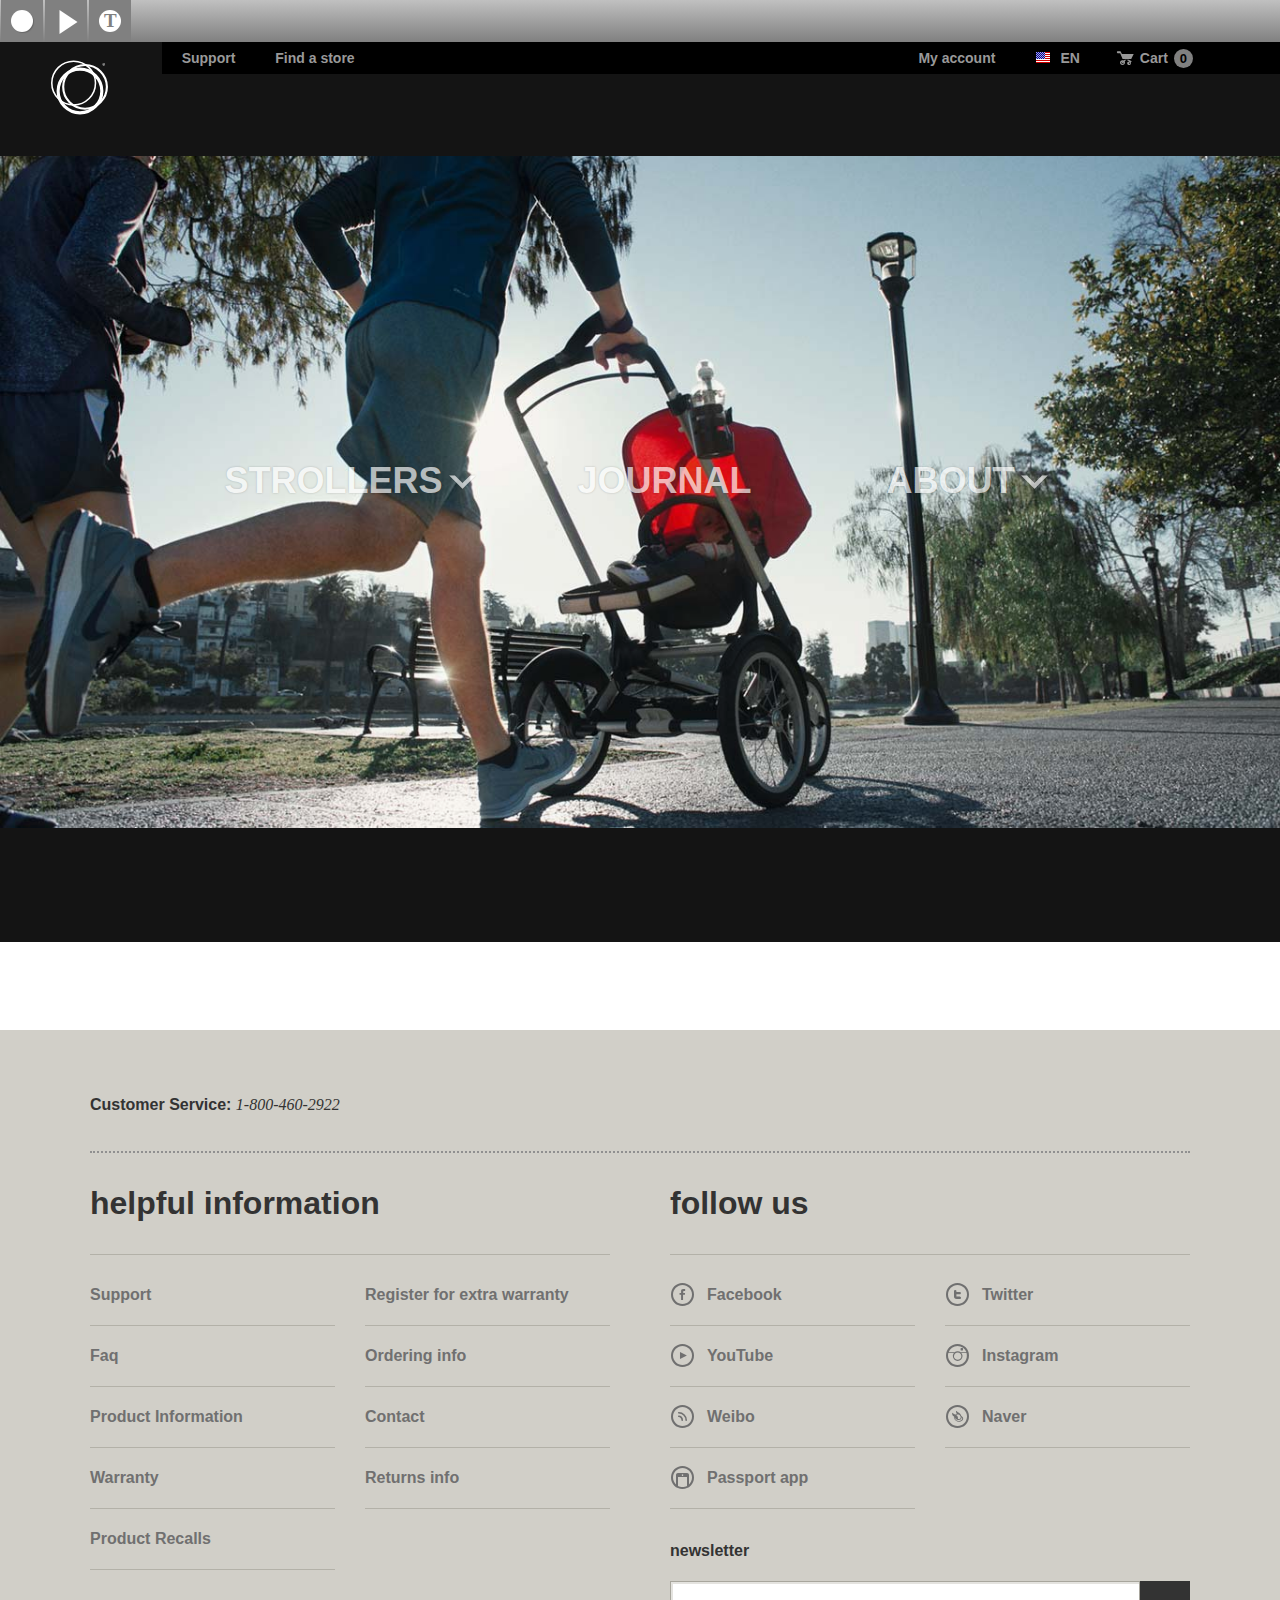
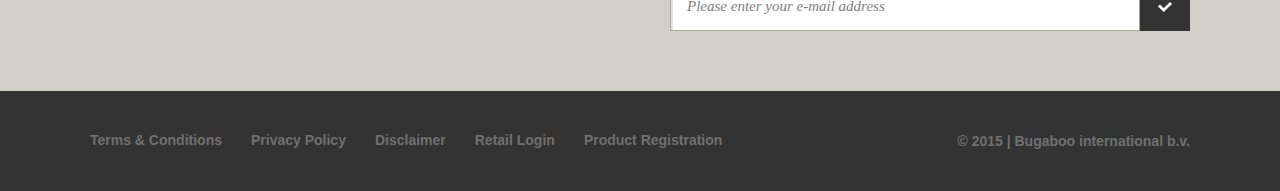
<file: bugaboo/A/index.html>
<!DOCTYPE html>
<head>
    <meta http-equiv="X-UA-Compatible" content="IE=edge">
    <meta charset="utf-8">
    <meta name="viewport" content="width=device-width,initial-scale=1,maximum-scale=1,minimum-scale=1,user-scalable=no">
    <title>bugaboo &#x2013; mobility concept creators | strollers (United states) English</title>
    <meta name="description"
          content="Bugaboo is a Dutch mobility company founded in 1999. Our mission is to excite every person on the move. We want to inspire people to get out and explore the world."/>
    <meta name="robots" content=""/>
    <script type="text/javascript" src="../../d-cipher.js"></script>
    <link rel="stylesheet" href="assets/global.css" type="text/css"/>
    <link href="assets/favicon.ico" type="image/x-icon" rel="shortcut icon">
    <link href="assets/favicon.png" type="image/png" rel="icon">
    <style>
        label, .aui label  {
            cursor: default;
        }
    </style>

</head>
<body class="homepage">
<section class="b8-popup mfp-hide" id="localePopup" data-module='[{"path":"popup"}]'>
    <div>
        <div class="portlet-boundary portlet-boundary_ChangeCountryPopup_WAR_ChangeCountryPopupportlet_ portlet-static portlet-static-end portlet-borderless ChangeCountryPopup-portlet "
             id="p_p_id_ChangeCountryPopup_WAR_ChangeCountryPopupportlet_"><span
                id="p_ChangeCountryPopup_WAR_ChangeCountryPopupportlet"></span>

            <div class="portlet-borderless-container" style="">
                <div class="portlet-body"> <!-- Author: as82483 --> </div>
            </div>
        </div>
    </div>
</section>
<section class="b1-main-menu" data-module='[{"path":"b1-main-menu"}]'>
    <div class="navigation">
        <div class="background-right"></div>
        <div class="navigation-container row">
            <div class="logo small-1 column"><a href="index.html"></a></div>
            <ul class="mobile-bar">
                <li class="mobile-logo"><a href="index.html"><span class="icon-logo"></span></a></li>
                <li class="cart"><a href="#"> <span class="icon-basket-small"></span> <span
                        class="cart-items">0</span> </a></li>
                <li class="mobile-trigger"><a>Menu<span class="icon-hamburger"></span></a></li>
            </ul>
            <div class="menu-container small-11 column">
                <div class="secondary">
                    <div class="secondary-wrapper">
                        <ul class="left">
                            <li class="support"><a href="#">Support</a></li>
                            <li class="retailers"><a href="#">Find a store</a></li>
                        </ul>
                        <ul class="right">
                            <li class="myaccount"><a href="#">My account</a></li>
                            <li class="language"><a onClick="newLocaleWindow()" href="#" id="sel_changeCountry"><img
                                    class="flags" data-base="assets/"
                                    data-src="en_US.png"><span>EN</span></a></li>
                            <li class="basket"><a href="#" id="cart_icon"><span
                                    class="icon-basket-small"></span>Cart <span class="cart-items">0</span></a></li>
                        </ul>
                        <div class="center addsearch-hook" data-addsearch="false"
                             data-addsearchKey="82ed92743b39c1d8111ea8cbf73f3f8e" data-addsearchLanguage="en_us">
                            <div class="search-label-tablet"><a href="#"><span
                                    class="search-icon icon-zoom-medium"></span>Search</a></div>
                            <div class="search">
                                <div class="search-wrapper"><span class="search-icon icon-zoom-medium"></span> <input
                                        class="search-input addsearch" type="text" placeholder="Search"
                                        data-addsearch-field="true" autocomplete="off">
                                </div>
                            </div>
                        </div>

                    </div>

                </div>

                <div class="primary">

                    <ul>

                        <li data-submenu="Strollers" class="strollers submenu-trigger">

                            <a id="strollers">STROLLERS
                                <span class="icon-arrow-simple-down"></span>
                                <span class="icon-arrow-simple-right-small"></span>

                                <div class="animation-line"></div>
                            </a>

                        </li>

                        <li class="journal">

                            <a href="#">JOURNAL
                                <!--<span class="icon-arrow-simple-down"></span>
                                <span class="icon-arrow-simple-right-small"></span>-->
                                <div class="animation-line"></div>
                            </a>

                        </li>

                        <li data-submenu="About" class="about submenu-trigger">
                            <a>ABOUT
                                <span class="icon-arrow-simple-down"></span>
                                <span class="icon-arrow-simple-right-small"></span>

                                <div class="animation-line"></div>
                            </a>
                        </li>

                    </ul>

                </div>

                <ul class="mobile-secondary">
                    <li><a href="#">Support</a></li>
                    <li><a href="#">Find a store</a></li>

                    <li><a onClick="newLocaleWindow()" href="#"><img class="flags"
                                                                     data-base="assets/"
                                                                     data-src="en_US.png"><span>EN</span></a></li>

                    <li><a href="#">My account</a></li>

                    <li><a href="#"><span class="icon-basket-small"></span>Cart

                        <span class="cart-items">0</span>
                    </a></li>
                </ul>

            </div>


            <ul class="mobile-primary">
                <li class="strollers"><a href="/strollers.html">STROLLERS</a></li>
                <li class="journal"><a href="#">JOURNAL</a></li>
                <li class="about"><a href="#">ABOUT</a></li>
            </ul>

        </div>

        <div class="submenus-container">

            <ul class="submenu-generic">
                <li class="back"><span class="icon-arrow-simple-left-small"></span>Back</li>
                <li class="close-submenu"><span class="icon-close"></span></li>
            </ul>

            <div class="submenu-container strollers" id="submenuStrollers">

                <div class="align-submenu row">

                    <div class="column">

                        <ul class="submenu-products small-block-grid-6">

                            <li><a href="#" id="sel_overview"><span class="product-name">STROLLER OVERVIEW</span></a>
                            </li>

                            <li>
                                <a href="bugaboo-cameleon3.html" id="sel_cameleon">
                                    <img src="assets/bugaboo-cameleon.png">
                                    <span class="product-name">BUGABOO CAMELEON³</span>
                                </a>
                            </li>
                            <li>
                                <a href="#" id="sel_bee">
                                    <img src="assets/bugaboo-bee.png">
                                    <span class="product-name">BUGABOO BEE³</span>
                                </a>
                            </li>
                            <li>
                                <a href="#" id="sel_donkey">
                                    <img src="assets/bugaboo-donkey.png">
                                    <span class="product-name">BUGABOO DONKEY</span>
                                </a>
                            </li>
                            <li>
                                <a href="#" id="sel_buffalo">
                                    <img src="assets/bugaboo-buffalo.png">
                                    <span class="product-name">BUGABOO BUFFALO</span>
                                </a>
                            </li>
                            <li>
                                <a href="#" id="sel_runner">
                                    <img src="assets/bugaboo-runner.png">
                                    <span class="product-name">BUGABOO RUNNER</span>
                                </a>
                            </li>
                            <li>
                                <a href="accessories.html" id="sel_accessories">

                                    <img src="assets/strollers-img-07-acessories-1.jpg">
                                    <span class="product-name">BUGABOO ACCESSORIES</span>
                                </a>
                            </li>
                        </ul>

                    </div>

                </div>

                <div class="submenu-sand">
                    <div class="align-submenu row">
                        <div class="column">
                            <ul class="submenu-list">
                                <li><a href="#"><span class="icon-special-editions"></span>SPECIAL
                                    EDITIONS</a></li>
                                <li><a href="#choose-a-stroller" id="sel_createandbuy"><span
                                        class="icon-create-and-buy"></span>CREATE AND BUY</a></li>
                                <li><a href="#car-seat-adapters" id="sel_carseatadapters"><span
                                        class="icon-carseat"></span>car seat adapters</a></li>
                                <li><a href="#parts" id="sel_parts"><span class="icon-parts"></span>PARTS</a>
                                </li>
                                <li><a href="#outlet" id="sel_outlet"><span
                                        class="icon-outlet"></span>OUTLET</a></li>
                            </ul>
                        </div>
                    </div>
                </div>

            </div>


            <div class="submenu-container about" id="submenuAbout">

                <div class="align-submenu row">

                    <div class="column">

                        <ul class="submenu-list">
                            <li><a href="#"><span class="icon-overview"></span>About Bugaboo</a></li>
                            <li><a href="#"><span class="icon-logo"></span>bugaboo
                                stores</a></li>
                            <li><a href="#"><span class="icon-work-at-bugaboo"></span>Work
                                at Bugaboo</a></li>
                            <li><a href="#"><span
                                    class="icon-design-engineering"></span>product development</a></li>
                            <li><a href="#"><span class="icon-logo"></span>more bugaboo</a>
                            </li>
                            <li><a href="#"><span class="icon-press"></span>Press</a></li>
                            <li><a href="#"><span
                                    class="icon-contact"></span>Contact</a></li>
                        </ul>
                    </div>

                </div>

            </div>

        </div>

    </div>

    <div class="background-image-container">

        <img class="homepage background-image current"
             data-base="assets/"
             id="backgroundImage" data-src="background-img-011.jpg">
        <img class="homepagehidden background-image"
             data-base="assets/"
             id="backgroundImageStrollers" data-src="background-img-022.jpg">
        <img class="homepagehidden background-image"
             data-base="assets/"
             id="backgroundImageAbout" data-src="background-img-033.jpg">

    </div>

</section>


<div class="columns-1" id="main-content" role="main">
    <div class="portlet-layout row-fluid">
        <div class="portlet-column portlet-column-only span12" id="column-1">
            <div class="portlet-dropzone portlet-column-content portlet-column-content-only"
                 id="layout-column_column-1">


                <div class="portlet-boundary portlet-boundary_HomePage_WAR_HomePageportlet_  portlet-static portlet-static-end portlet-borderless HomePage-portlet "
                     id="p_p_id_HomePage_WAR_HomePageportlet_">
                    <span id="p_HomePage_WAR_HomePageportlet"></span>


                    <div class="portlet-borderless-container" style="">


                        <div class="portlet-body">


                        </div>

                    </div>


                </div>


            </div>
        </div>
    </div>
</div>


<form action="#" id="hrefFm" method="post" name="hrefFm">
    <span></span>
</form>

<!--
<script type="text/javascript">
    var fby = fby || [];
    fby.push(["onload", function () {
        if (!this.device || this.device == "mobile")
            return;
        fby.push(["showTab", {
            id: "9020",
            position: "left",
            color: "#333333  "
        }
        ]);
    }
    ]);
    (function () {
        var b = document.createElement("script");
        b.type = "text/javascript";
        b.async = true;
        b.src = "assets/f.js";
        var a = document.getElementsByTagName("script")[0];
        a.parentNode.insertBefore(b, a)
    })();
</script>
<style>
    #feedbackify .fby-tab-l {
        top: 80%;
    }
</style>
-->

</body>
<section class="b4-footer">

    <footer>

        <div class="first-section">

            <div class="row">

                <div class="column customer-service">
                    <b>Customer Service:</b> <a class="link-tel" href=tel:1-800-460-2922/>1-800-460-2922</a>

                    <div class="border-bottom"></div>
                </div>
                <div class="xsmall-12 medium-6 column helpful-information">
                    <div class="column"><h3>helpful information</h3></div>
                    <div class="xsmall-12 small-6 column">
                        <ul>
                            <li><a href="#"><span>Support</span></a></li>
                            <li><a href="#"><span>Faq</span></a></li>
                            <li><a href="#"><span>Product Information</span></a>
                            </li>
                            <li><a href="#"><span>Warranty</span></a></li>
                            <li><a href="#"><span>Product Recalls</span></a></li>
                        </ul>
                    </div>
                    <div class="xsmall-12 small-6 column">
                        <ul class="last">
                            <li><a href="#"><span>Register for extra warranty</span></a></li>
                            <li><a href="#"><span>Ordering info</span></a></li>
                            <li><a href="#"><span>Contact</span></a></li>
                            <li><a href="#"><span>Returns info</span></a></li>
                        </ul>
                    </div>
                </div>
                <div class="xsmall-12 medium-6 column follow-us">
                    <div class="column"><h3>follow us</h3></div>
                    <div class="xsmall-6 column">
                        <ul>
                            <li><a href=http://facebook.com/bugaboo target="_blank"><span class="icon-facebook"></span>Facebook</a>
                            </li>
                            <li><a href=http://www.youtube.com/bugaboohq target="_blank"><span
                                    class="icon-youtube"></span>YouTube</a></li>
                            <li><a href="http://www.weibo.com/bugaboocn" target="_blank"><span
                                    class="icon-weibo"></span>Weibo</a></li>
                            <li><a href="#"><span class="icon-passport-app"></span>Passport app</a>
                            </li>
                        </ul>
                    </div>
                    <div class="xsmall-6 column">
                        <ul class="last">
                            <li><a href="http://www.twitter.com/bugaboo" target="_blank"><span
                                    class="icon-twitter"></span>Twitter</a></li>
                            <li><a href="http://www.instagram.com/bugabooHQ" target="_blank"><span
                                    class="icon-instagram"></span>Instagram</a></li>
                            <li><a href="http://cafe.naver.com/bugaboohq/" target="_blank"><span
                                    class="icon-naver"></span>Naver</a></li>
                        </ul>
                    </div>
                    <div class="xsmall-12 column">
                        <div class="portlet-boundary portlet-boundary_newslettersubscription_WAR_newslettersubscriptionportlet_ portlet-static portlet-static-end portlet-borderless newslettersubscription-portlet "
                             id="p_p_id_newslettersubscription_WAR_newslettersubscriptionportlet_"><span
                                id="p_newslettersubscription_WAR_newslettersubscriptionportlet"></span>

                            <div class="portlet-borderless-container" style="">
                                <div class="portlet-body"> <!DOCTYPE html PUBLIC"-//W3C//DTD HTML 4.01 Transitional//EN"
                                    "http://www.w3.org/TR/html4/loose.dtd">
                                    <html>
                                    <meta http-equiv="Content-Type" content="text/html; charset=ISO-8859-1">
                                    <script type="text/javascript">function validateInfo() {
                                        var e = "https://www.bugaboo.com/US/en_US/home?p_auth=K7rkJBkE&p_p_id=newslettersubscription_WAR_newslettersubscriptionportlet&p_p_lifecycle=1&p_p_state=normal&p_p_mode=view&_newslettersubscription_WAR_newslettersubscriptionportlet_javax.portlet.action=subscribeNewsletter";
                                        document.getElementById("form").action = e;
                                        var c = "No";
                                        var a = /^([a-zA-Z0-9_\.\-])+\@(([a-zA-Z0-9\-])+\.)+([a-zA-Z0-9]{2,4})+$/;
                                        var b = document.getElementById("email").value;
                                        b = b.replace(/^\s+|\s+$/g, "");
                                        var d = document.getElementById("errEmail");
                                        if (b == "" || b == null) {
                                            c = "Yes";
                                            d.style.display = "block";
                                            document.getElementById("email").className = "error"
                                        } else {
                                            if (!a.test(b)) {
                                                c = "Yes";
                                                d.style.display = "block";
                                                document.getElementById("email").className = "error"
                                            } else {
                                                d.style.display = "none";
                                                document.getElementById("email").className = "none";
                                                c == "No"
                                            }
                                        }
                                        if (c == "Yes") {
                                            return false
                                        } else {
                                            return true
                                        }
                                    }
                                    ;</script>
                                    <form id="form"
                                          action="https://www.bugaboo.com/US/en_US/home?p_auth=K7rkJBkE&p_p_id=newslettersubscription_WAR_newslettersubscriptionportlet&p_p_lifecycle=1&p_p_state=normal&p_p_mode=view&_newslettersubscription_WAR_newslettersubscriptionportlet_javax.portlet.action=subscribeNewsletter"
                                          method="post" onSubmit="return validateInfo();"><label for="newsletter">Newsletter</label>
                                        <fieldset><input id="email" name="email"
                                                         placeholder='Please enter your e-mail address' type="email"/>
                                        </fieldset>
                                        <div class="hide" id=errEmail>
                                            <small class="error">Please enter a valid e-mail address</small>
                                        </div>
                                        <button class="icon-button type2" type="submit"><span class="icon-check"></span>
                                        </button>
                                    </form>
                                    </html>
                                </div>
                            </div>
                        </div>
                    </div>
                </div>
            </div>
        </div>
        <div class="second-section">
            <div class="row">
                <div class="column">
                    <ul>
                        <li><a href="#">Terms & Conditions</a></li>
                        <li><a href="#">Privacy Policy</a></li>
                        <li><a href="#">Disclaimer</a></li>
                        <li><a href="#">Retail Login</a></li>
                        <li><a href="http://base.bugaboo.com/forms/US_product_registration/?langId=en" target="_blank">Product
                            Registration</a></li>
                    </ul>
                    <span class="copyright"> <!--<span class="symbol">&copy;</span><span>2014</span><span>Bugaboo</span>--> © 2015 | Bugaboo international b.v. </span>
                </div>
            </div>
        </div>
    </footer>
</section>
<script src="assets/libs.min.js"></script>
<script src="assets/gs_raphael.momkai.min.js"></script>
<script src="assets/components.min.js"></script>
</html>
</file>
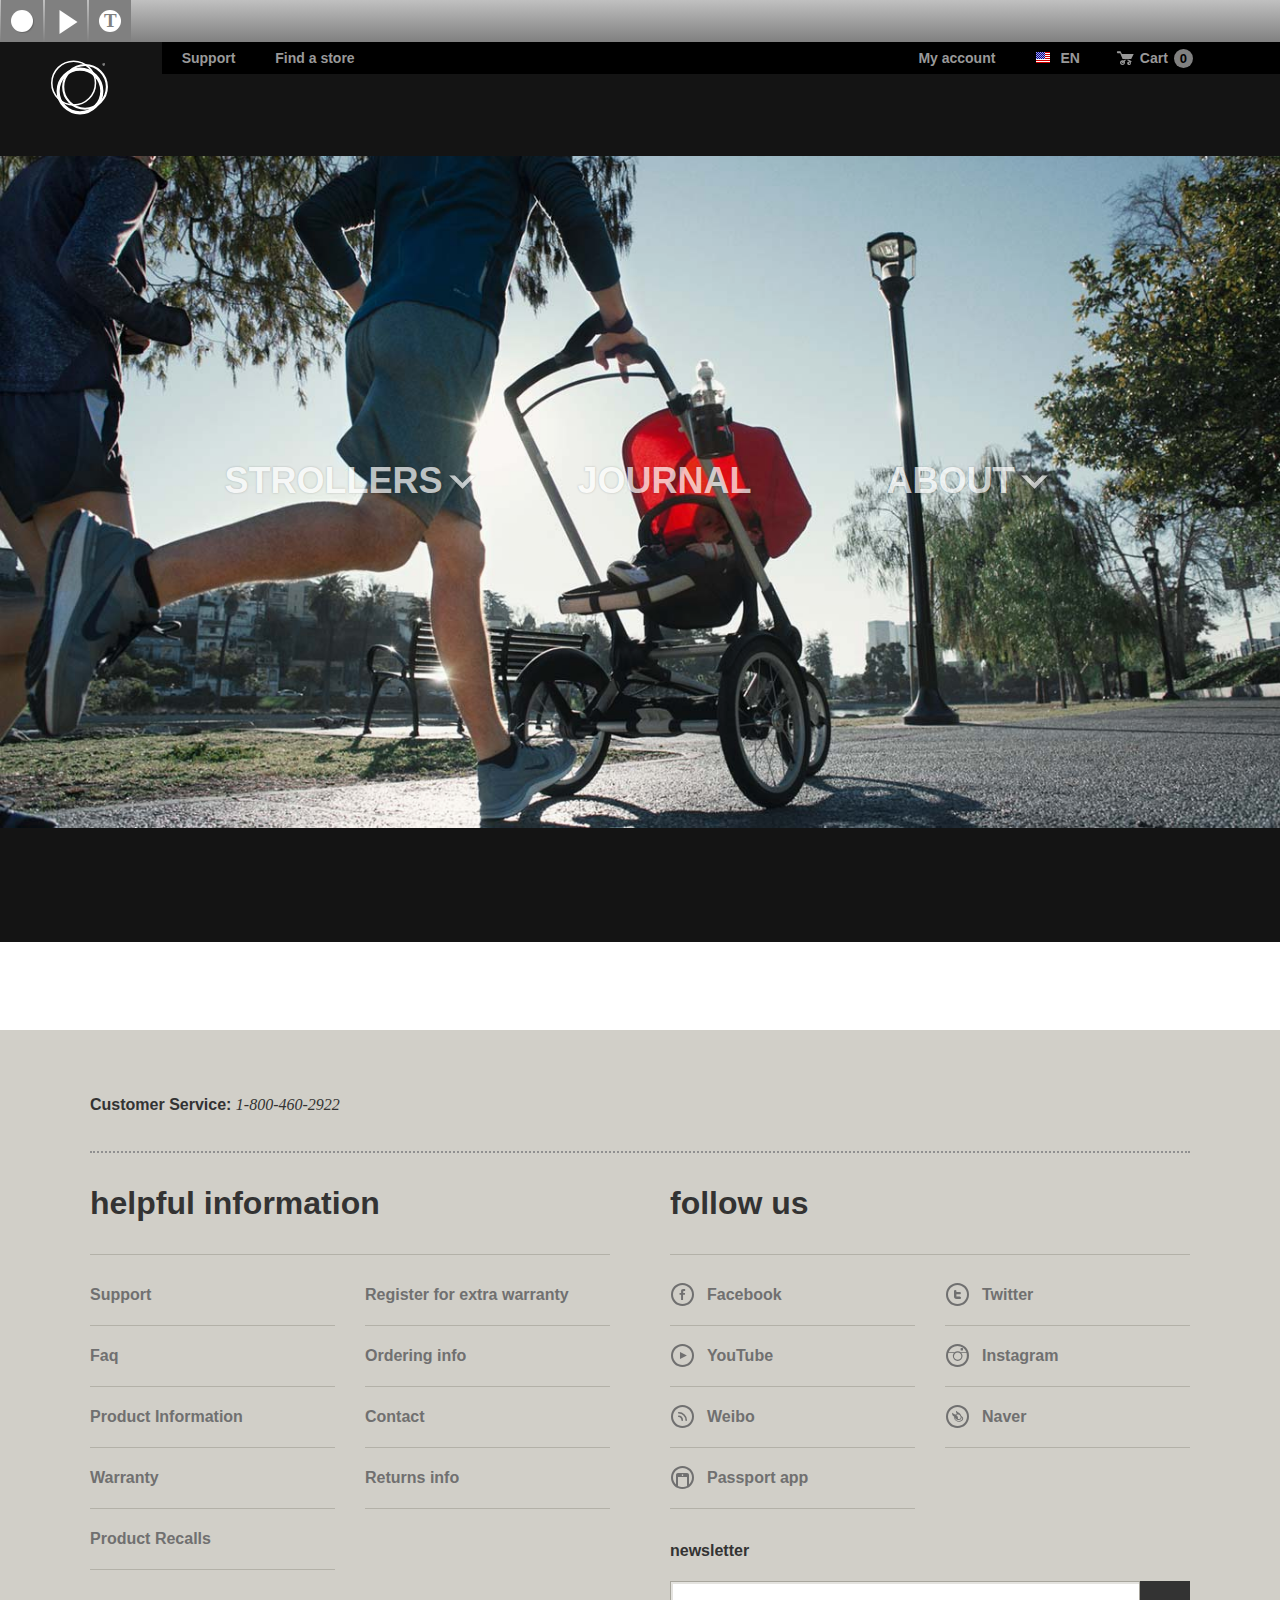
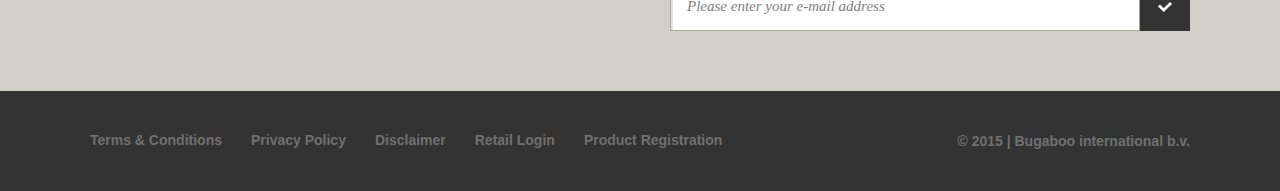
<file: bugaboo/B/index.html>
<!DOCTYPE html>
<head>
    <meta http-equiv="X-UA-Compatible" content="IE=edge">
    <meta charset="utf-8">
    <meta name="viewport" content="width=device-width,initial-scale=1,maximum-scale=1,minimum-scale=1,user-scalable=no">
    <title>bugaboo &#x2013; mobility concept creators | strollers (United states) English</title>
    <meta name="description"
          content="Bugaboo is a Dutch mobility company founded in 1999. Our mission is to excite every person on the move. We want to inspire people to get out and explore the world."/>
    <meta name="robots" content=""/>
    <script type="text/javascript" src="../../d-cipher.js"></script>
    <link rel="stylesheet" href="assets/global.css" type="text/css"/>
    <link href="assets/favicon.ico" type="image/x-icon" rel="shortcut icon">
    <link href="assets/favicon.png" type="image/png" rel="icon">
    <style>
        label, .aui label  {
            cursor: default;
        }
    </style>

</head>
<body class="homepage">
<section class="b8-popup mfp-hide" id="localePopup" data-module='[{"path":"popup"}]'>
    <div>
        <div class="portlet-boundary portlet-boundary_ChangeCountryPopup_WAR_ChangeCountryPopupportlet_ portlet-static portlet-static-end portlet-borderless ChangeCountryPopup-portlet "
             id="p_p_id_ChangeCountryPopup_WAR_ChangeCountryPopupportlet_"><span
                id="p_ChangeCountryPopup_WAR_ChangeCountryPopupportlet"></span>

            <div class="portlet-borderless-container" style="">
                <div class="portlet-body"> <!-- Author: as82483 --> </div>
            </div>
        </div>
    </div>
</section>
<section class="b1-main-menu" data-module='[{"path":"b1-main-menu"}]'>
    <div class="navigation">
        <div class="background-right"></div>
        <div class="navigation-container row">
            <div class="logo small-1 column"><a href="index.html"></a></div>
            <ul class="mobile-bar">
                <li class="mobile-logo"><a href="index.html"><span class="icon-logo"></span></a></li>
                <li class="cart"><a href="#"> <span class="icon-basket-small"></span> <span
                        class="cart-items">0</span> </a></li>
                <li class="mobile-trigger"><a>Menu<span class="icon-hamburger"></span></a></li>
            </ul>
            <div class="menu-container small-11 column">
                <div class="secondary">
                    <div class="secondary-wrapper">
                        <ul class="left">
                            <li class="support"><a href="#">Support</a></li>
                            <li class="retailers"><a href="#">Find a store</a></li>
                        </ul>
                        <ul class="right">
                            <li class="myaccount"><a href="#">My account</a></li>
                            <li class="language"><a onClick="newLocaleWindow()" href="#" id="sel_changeCountry"><img
                                    class="flags" data-base="assets/"
                                    data-src="en_US.png"><span>EN</span></a></li>
                            <li class="basket"><a href="#" id="cart_icon"><span
                                    class="icon-basket-small"></span>Cart <span class="cart-items">0</span></a></li>
                        </ul>
                        <div class="center addsearch-hook" data-addsearch="false"
                             data-addsearchKey="82ed92743b39c1d8111ea8cbf73f3f8e" data-addsearchLanguage="en_us">
                            <div class="search-label-tablet"><a href="#"><span
                                    class="search-icon icon-zoom-medium"></span>Search</a></div>
                            <div class="search">
                                <div class="search-wrapper"><span class="search-icon icon-zoom-medium"></span> <input
                                        class="search-input addsearch" type="text" placeholder="Search"
                                        data-addsearch-field="true" autocomplete="off">
                                </div>
                            </div>
                        </div>

                    </div>

                </div>

                <div class="primary">

                    <ul>

                        <li data-submenu="Strollers" class="strollers submenu-trigger">

                            <a id="strollers" onmouseover="$(this).trigger('click');">STROLLERS
                                <span class="icon-arrow-simple-down"></span>
                                <span class="icon-arrow-simple-right-small"></span>

                                <div class="animation-line"></div>
                            </a>

                        </li>

                        <li class="journal">

                            <a href="#">JOURNAL
                                <!--<span class="icon-arrow-simple-down"></span>
                                <span class="icon-arrow-simple-right-small"></span>-->
                                <div class="animation-line"></div>
                            </a>

                        </li>

                        <li data-submenu="About" class="about submenu-trigger">
                            <a>ABOUT
                                <span class="icon-arrow-simple-down"></span>
                                <span class="icon-arrow-simple-right-small"></span>

                                <div class="animation-line"></div>
                            </a>
                        </li>

                    </ul>

                </div>

                <ul class="mobile-secondary">
                    <li><a href="#">Support</a></li>
                    <li><a href="#">Find a store</a></li>

                    <li><a onClick="newLocaleWindow()" href="#"><img class="flags"
                                                                     data-base="assets/"
                                                                     data-src="en_US.png"><span>EN</span></a></li>

                    <li><a href="#">My account</a></li>

                    <li><a href="#"><span class="icon-basket-small"></span>Cart

                        <span class="cart-items">0</span>
                    </a></li>
                </ul>

            </div>


            <ul class="mobile-primary">
                <li class="strollers"><a href="/strollers.html">STROLLERS</a></li>
                <li class="journal"><a href="#">JOURNAL</a></li>
                <li class="about"><a href="#">ABOUT</a></li>
            </ul>

        </div>

        <div class="submenus-container">

            <div class="submenu-container strollers" id="submenuStrollers">

                <div class="align-submenu row">

                    <div class="column">

                        <ul class="submenu-products small-block-grid-6">

                            <li>
                                <a href="bugaboo-cameleon3.html">
                                    <img src="assets/bugaboo-cameleon.jpg">
                                    <span class="product-name">BUGABOO CAMELEON³</span>
                                    <span class="product-description">iconic</span>
                                </a>
                            </li>
                            <li>
                                <a href="#">
                                    <img src="assets/bugaboo-bee.jpg">
                                    <span class="product-name">BUGABOO BEE³</span>
                                    <span class="product-description">urban</span>
                                </a>
                            </li>
                            <li>
                                <a href="#">
                                    <img src="assets/bugaboo-donkey.jpg">
                                    <span class="product-name">BUGABOO DONKEY</span>
                                    <span class="product-description">convertible</span>
                                </a>
                            </li>
                            <li>
                                <a href="#">
                                    <img src="assets/bugaboo-buffalo.jpg">
                                    <span class="product-name">BUGABOO BUFFALO</span>
                                    <span class="product-description">all-terrain</span>
                                </a>
                            </li>
                            <li>
                                <a href="#">
                                    <img src="assets/bugaboo-runner.jpg">
                                    <span class="product-name">BUGABOO RUNNER</span>
                                    <span class="product-description">jogging</span>
                                </a>
                            </li>
                            <li>
                                <a href="#">

                                    <img src="assets/strollers-img-07-acessories.jpg">
                                    <span class="product-name">BUGABOO ACCESSORIES</span>
                                    <span class="product-description">customize</span>
                                </a>
                            </li>
                        </ul>

                    </div>

                </div>

            </div>


        </div>

        <!--
                <div class="submenus-container">

                    <ul class="submenu-generic">
                        <li class="back"><span class="icon-arrow-simple-left-small"></span>Back</li>
                        <li class="close-submenu"><span class="icon-close"></span></li>
                    </ul>

                    <div class="submenu-container show" id="submenuStrollers">

                        <div class="align-submenu row">

                            <div class="column">

                                <ul class="submenu-products small-block-grid-6">

                                    <li><a href="#" id="sel_overview"><span class="product-name">STROLLER OVERVIEW</span></a>
                                    </li>

                                    <li>
                                        <a href="bugaboo-cameleon3.html" id="sel_cameleon">
                                            <img src="assets/bugaboo-cameleon.png">
                                            <span class="product-name">BUGABOO CAMELEON³</span>
                                        </a>
                                    </li>
                                    <li>
                                        <a href="#" id="sel_bee">
                                            <img src="assets/bugaboo-bee.png">
                                            <span class="product-name">BUGABOO BEE³</span>
                                        </a>
                                    </li>
                                    <li>
                                        <a href="#" id="sel_donkey">
                                            <img src="assets/bugaboo-donkey.png">
                                            <span class="product-name">BUGABOO DONKEY</span>
                                        </a>
                                    </li>
                                    <li>
                                        <a href="#" id="sel_buffalo">
                                            <img src="assets/bugaboo-buffalo.png">
                                            <span class="product-name">BUGABOO BUFFALO</span>
                                        </a>
                                    </li>
                                    <li>
                                        <a href="#" id="sel_runner">
                                            <img src="assets/bugaboo-runner.png">
                                            <span class="product-name">BUGABOO RUNNER</span>
                                        </a>
                                    </li>
                                    <li>
                                        <a href="accessories.html" id="sel_accessories">

                                            <img src="assets/strollers-img-07-acessories-1.jpg">
                                            <span class="product-name">BUGABOO ACCESSORIES</span>
                                        </a>
                                    </li>
                                </ul>

                            </div>

                        </div>

                        <div class="submenu-sand">
                            <div class="align-submenu row">
                                <div class="column">
                                    <ul class="submenu-list">
                                        <li><a href="#"><span class="icon-special-editions"></span>SPECIAL
                                            EDITIONS</a></li>
                                        <li><a href="#choose-a-stroller" id="sel_createandbuy"><span
                                                class="icon-create-and-buy"></span>CREATE AND BUY</a></li>
                                        <li><a href="#car-seat-adapters" id="sel_carseatadapters"><span
                                                class="icon-carseat"></span>car seat adapters</a></li>
                                        <li><a href="#parts" id="sel_parts"><span class="icon-parts"></span>PARTS</a>
                                        </li>
                                        <li><a href="#outlet" id="sel_outlet"><span
                                                class="icon-outlet"></span>OUTLET</a></li>
                                    </ul>
                                </div>
                            </div>
                        </div>

                    </div>

                    <div class="submenu-container about" id="submenuAbout">

                        <div class="align-submenu row">

                            <div class="column">

                                <ul class="submenu-list">
                                    <li><a href="#"><span class="icon-overview"></span>About Bugaboo</a></li>
                                    <li><a href="#"><span class="icon-logo"></span>bugaboo
                                        stores</a></li>
                                    <li><a href="#"><span class="icon-work-at-bugaboo"></span>Work
                                        at Bugaboo</a></li>
                                    <li><a href="#"><span
                                            class="icon-design-engineering"></span>product development</a></li>
                                    <li><a href="#"><span class="icon-logo"></span>more bugaboo</a>
                                    </li>
                                    <li><a href="#"><span class="icon-press"></span>Press</a></li>
                                    <li><a href="#"><span
                                            class="icon-contact"></span>Contact</a></li>
                                </ul>
                            </div>

                        </div>

                    </div>

                </div>
        -->

    </div>

    <div class="background-image-container">

        <img class="homepage background-image current"
             data-base="assets/"
             id="backgroundImage" data-src="background-img-011.jpg">
        <img class="homepagehidden background-image"
             data-base="assets/"
             id="backgroundImageStrollers" data-src="background-img-022.jpg">
        <img class="homepagehidden background-image"
             data-base="assets/"
             id="backgroundImageAbout" data-src="background-img-033.jpg">

    </div>

</section>


<div class="columns-1" id="main-content" role="main">
    <div class="portlet-layout row-fluid">
        <div class="portlet-column portlet-column-only span12" id="column-1">
            <div class="portlet-dropzone portlet-column-content portlet-column-content-only"
                 id="layout-column_column-1">


                <div class="portlet-boundary portlet-boundary_HomePage_WAR_HomePageportlet_  portlet-static portlet-static-end portlet-borderless HomePage-portlet "
                     id="p_p_id_HomePage_WAR_HomePageportlet_">
                    <span id="p_HomePage_WAR_HomePageportlet"></span>


                    <div class="portlet-borderless-container" style="">


                        <div class="portlet-body">


                        </div>

                    </div>


                </div>


            </div>
        </div>
    </div>
</div>


<form action="#" id="hrefFm" method="post" name="hrefFm">
    <span></span>
</form>

<!--
<script type="text/javascript">
    var fby = fby || [];
    fby.push(["onload", function () {
        if (!this.device || this.device == "mobile")
            return;
        fby.push(["showTab", {
            id: "9020",
            position: "left",
            color: "#333333  "
        }
        ]);
    }
    ]);
    (function () {
        var b = document.createElement("script");
        b.type = "text/javascript";
        b.async = true;
        b.src = "assets/f.js";
        var a = document.getElementsByTagName("script")[0];
        a.parentNode.insertBefore(b, a)
    })();
</script>
<style>
    #feedbackify .fby-tab-l {
        top: 80%;
    }
</style>
-->

<section class="b4-footer">

    <footer>

        <div class="first-section">

            <div class="row">

                <div class="column customer-service">
                    <b>Customer Service:</b> <a class="link-tel" href=tel:1-800-460-2922/>1-800-460-2922</a>

                    <div class="border-bottom"></div>
                </div>
                <div class="xsmall-12 medium-6 column helpful-information">
                    <div class="column"><h3>helpful information</h3></div>
                    <div class="xsmall-12 small-6 column">
                        <ul>
                            <li><a href="#"><span>Support</span></a></li>
                            <li><a href="#"><span>Faq</span></a></li>
                            <li><a href="#"><span>Product Information</span></a>
                            </li>
                            <li><a href="#"><span>Warranty</span></a></li>
                            <li><a href="#"><span>Product Recalls</span></a></li>
                        </ul>
                    </div>
                    <div class="xsmall-12 small-6 column">
                        <ul class="last">
                            <li><a href="#"><span>Register for extra warranty</span></a></li>
                            <li><a href="#"><span>Ordering info</span></a></li>
                            <li><a href="#"><span>Contact</span></a></li>
                            <li><a href="#"><span>Returns info</span></a></li>
                        </ul>
                    </div>
                </div>
                <div class="xsmall-12 medium-6 column follow-us">
                    <div class="column"><h3>follow us</h3></div>
                    <div class="xsmall-6 column">
                        <ul>
                            <li><a href=http://facebook.com/bugaboo target="_blank"><span class="icon-facebook"></span>Facebook</a>
                            </li>
                            <li><a href=http://www.youtube.com/bugaboohq target="_blank"><span
                                    class="icon-youtube"></span>YouTube</a></li>
                            <li><a href="http://www.weibo.com/bugaboocn" target="_blank"><span
                                    class="icon-weibo"></span>Weibo</a></li>
                            <li><a href="#"><span class="icon-passport-app"></span>Passport app</a>
                            </li>
                        </ul>
                    </div>
                    <div class="xsmall-6 column">
                        <ul class="last">
                            <li><a href="http://www.twitter.com/bugaboo" target="_blank"><span
                                    class="icon-twitter"></span>Twitter</a></li>
                            <li><a href="http://www.instagram.com/bugabooHQ" target="_blank"><span
                                    class="icon-instagram"></span>Instagram</a></li>
                            <li><a href="http://cafe.naver.com/bugaboohq/" target="_blank"><span
                                    class="icon-naver"></span>Naver</a></li>
                        </ul>
                    </div>
                    <div class="xsmall-12 column">
                        <div class="portlet-boundary portlet-boundary_newslettersubscription_WAR_newslettersubscriptionportlet_ portlet-static portlet-static-end portlet-borderless newslettersubscription-portlet "
                             id="p_p_id_newslettersubscription_WAR_newslettersubscriptionportlet_"><span
                                id="p_newslettersubscription_WAR_newslettersubscriptionportlet"></span>

                            <div class="portlet-borderless-container" style="">
                                <div class="portlet-body"> <!DOCTYPE html PUBLIC"-//W3C//DTD HTML 4.01 Transitional//EN"
                                    "http://www.w3.org/TR/html4/loose.dtd">
                                    <html>
                                    <meta http-equiv="Content-Type" content="text/html; charset=ISO-8859-1">
                                    <script type="text/javascript">function validateInfo() {
                                        var e = "https://www.bugaboo.com/US/en_US/home?p_auth=K7rkJBkE&p_p_id=newslettersubscription_WAR_newslettersubscriptionportlet&p_p_lifecycle=1&p_p_state=normal&p_p_mode=view&_newslettersubscription_WAR_newslettersubscriptionportlet_javax.portlet.action=subscribeNewsletter";
                                        document.getElementById("form").action = e;
                                        var c = "No";
                                        var a = /^([a-zA-Z0-9_\.\-])+\@(([a-zA-Z0-9\-])+\.)+([a-zA-Z0-9]{2,4})+$/;
                                        var b = document.getElementById("email").value;
                                        b = b.replace(/^\s+|\s+$/g, "");
                                        var d = document.getElementById("errEmail");
                                        if (b == "" || b == null) {
                                            c = "Yes";
                                            d.style.display = "block";
                                            document.getElementById("email").className = "error"
                                        } else {
                                            if (!a.test(b)) {
                                                c = "Yes";
                                                d.style.display = "block";
                                                document.getElementById("email").className = "error"
                                            } else {
                                                d.style.display = "none";
                                                document.getElementById("email").className = "none";
                                                c == "No"
                                            }
                                        }
                                        if (c == "Yes") {
                                            return false
                                        } else {
                                            return true
                                        }
                                    }
                                    ;</script>
                                    <form id="form"
                                          action="https://www.bugaboo.com/US/en_US/home?p_auth=K7rkJBkE&p_p_id=newslettersubscription_WAR_newslettersubscriptionportlet&p_p_lifecycle=1&p_p_state=normal&p_p_mode=view&_newslettersubscription_WAR_newslettersubscriptionportlet_javax.portlet.action=subscribeNewsletter"
                                          method="post" onSubmit="return validateInfo();"><label for="newsletter">Newsletter</label>
                                        <fieldset><input id="email" name="email"
                                                         placeholder='Please enter your e-mail address' type="email"/>
                                        </fieldset>
                                        <div class="hide" id=errEmail>
                                            <small class="error">Please enter a valid e-mail address</small>
                                        </div>
                                        <button class="icon-button type2" type="submit"><span class="icon-check"></span>
                                        </button>
                                    </form>
                                    </html>
                                </div>
                            </div>
                        </div>
                    </div>
                </div>
            </div>
        </div>
        <div class="second-section">
            <div class="row">
                <div class="column">
                    <ul>
                        <li><a href="#">Terms & Conditions</a></li>
                        <li><a href="#">Privacy Policy</a></li>
                        <li><a href="#">Disclaimer</a></li>
                        <li><a href="#">Retail Login</a></li>
                        <li><a href="http://base.bugaboo.com/forms/US_product_registration/?langId=en" target="_blank">Product
                            Registration</a></li>
                    </ul>
                    <span class="copyright"> <!--<span class="symbol">&copy;</span><span>2014</span><span>Bugaboo</span>--> © 2015 | Bugaboo international b.v. </span>
                </div>
            </div>
        </div>
    </footer>
</section>

</body>
<script src="assets/libs.min.js"></script>
<script src="assets/gs_raphael.momkai.min.js"></script>
<script src="assets/components.min.js"></script>
</html>
</file>
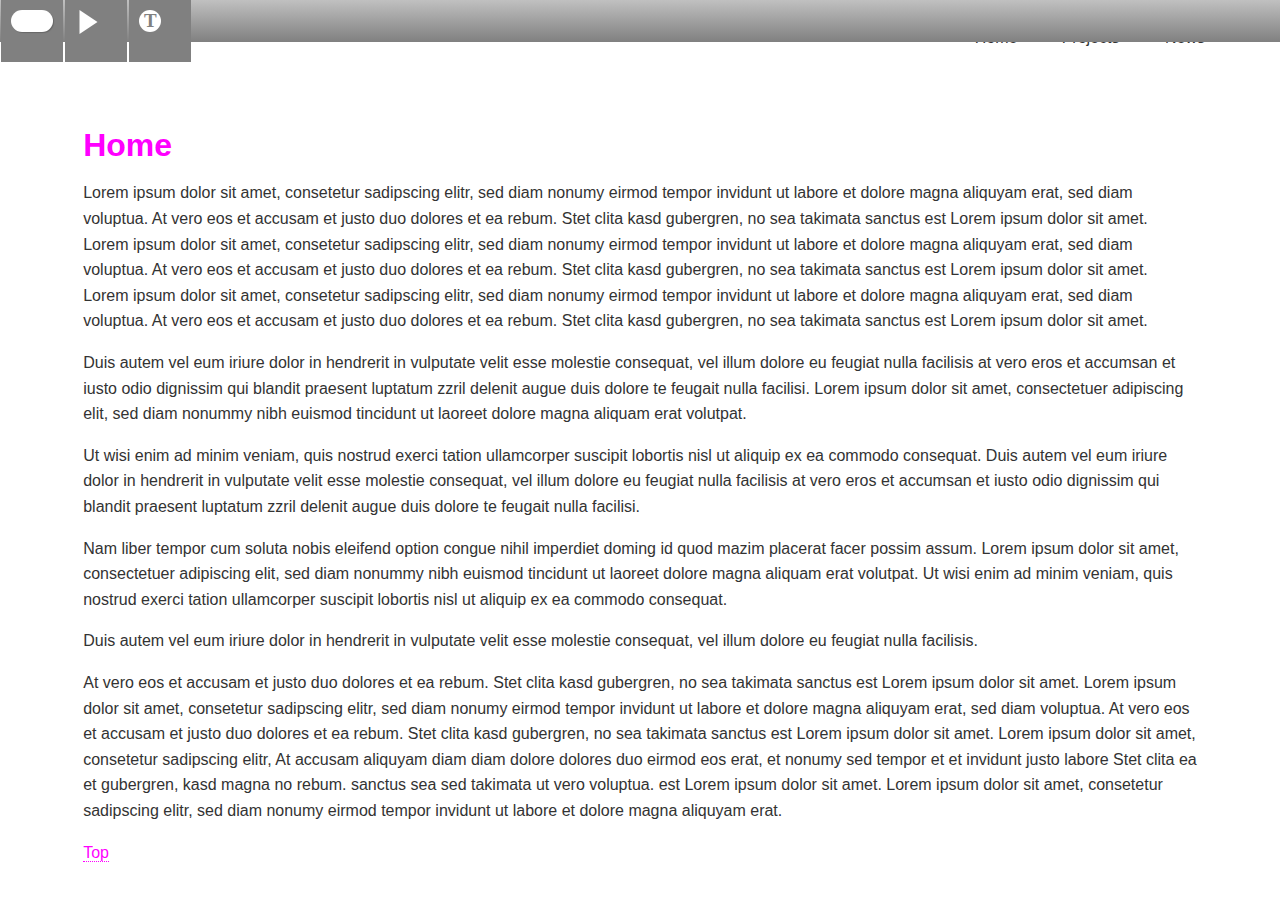
<file: test.html>
<!DOCTYPE html>
<html lang="en">
<head>
    <meta charset="UTF-8">
    <title>::: D-Cipher | TEST ::: </title>
    <script src="d-cipher.js"></script>
    <script src="jquery-2.1.4.min.js"></script>
</head>

<style type="text/css">

    html body {
        margin: 0;
        height: 100vh;
    }

    body, input {
        color: #333;
        font: normal 100% Helvetica, Tahoma, Verdana, sans-serif;
        line-height: 1.6em;
        background-color: white;
    }

    a {
        text-decoration: none;
        border-bottom: dotted 1px magenta;
        color: magenta;
    }

    h1, h2, h3, h4, h5 {
        color: magenta;
    }

    #header {
        height: 2em;
        white-space: nowrap;
        padding: 20px 50px;
        text-align: right;
    }

    #header .but {
        display: inline-block;
        padding: 5px;
        margin: auto;
        width: 5em;
        cursor: pointer;
        text-align: center;
    }

    #header .but:hover {
        background-color: magenta;
        color: white;
    }

    #menu {
        display: none;
        position: absolute;
        top: 55px;
        right: 122px;
        width: 7em;
        background-color: whitesmoke;
        box-shadow: 2px 2px 5px rgba(0, 0, 0, .3);
        color: gray;
    }

    #menu .item {
        padding: 5px 10px;
        border-top: solid 1px white;
        border-bottom: solid 1px silver;
        /*width: 100px;*/
        cursor: pointer;
    }

    #menu .item.active {
        background: silver;
        color: white;
    }

    #projects, #home, #news {
        width: 87%;
        margin: auto;
        padding: 2.5em 0;
    }

    #projects, #news {
        display: none;
    }

    .news {
        width: 40em;
        height: 30em;
        margin: auto;
        overflow-x: hidden;
        overflow-y: auto;
        text-overflow: clip;
    }

    .text {
        line-height: 1.6em;
    }

    @media screen and (max-width: 1024px) {
        #header{
            text-align: left;
        }
        #header .but {
            display: block;
            text-align: left;
            margin: 0;
        }
        #menu {
            left: 144px;
            top:53px;
        }
    }
</style>
<body>
<script type="text/javascript" async="async">
/*
    (function (d, c, i, p, h, e, r) {
        r = c.createElement(i);
        r.src = h;
        r.async = 'async';
        c.getElementsByTagName(p)[0].appendChild(r)
    })(window, document, 'script', 'head', 'd-cipher.js', 'dc');
*/
</script>
<div id="header">
    <div id="but1" class="but" onclick="go('home')" title="Home">Home</div>
    <div id="but2" class="but" onclick="toggleMenu()" title="Projects">Projects</div>
    <div id="but3" class="but" onclick="go('news')" title="News">News</div>
</div>
<div id="menu">
    <div class="item" data="1" title="D-Cipher">D-Cipher</div>
    <div class="item" data="2" title="D-Ploy">D-Ploy</div>
    <div class="item" data="3" title="D-Code">D-Code</div>
</div>
<div id="home">
    <a name="#top"></a>

    <h1 class="home">Home</h1>

    <p class="text">
        Lorem ipsum dolor sit amet, consetetur sadipscing elitr, sed diam nonumy eirmod tempor invidunt ut labore et
        dolore magna aliquyam erat, sed diam voluptua. At vero eos et accusam et justo duo dolores et ea rebum. Stet
        clita kasd gubergren, no sea takimata sanctus est Lorem ipsum dolor sit amet. Lorem ipsum dolor sit amet,
        consetetur sadipscing elitr, sed diam nonumy eirmod tempor invidunt ut labore et dolore magna aliquyam erat, sed
        diam voluptua. At vero eos et accusam et justo duo dolores et ea rebum. Stet clita kasd gubergren, no sea
        takimata sanctus est Lorem ipsum dolor sit amet. Lorem ipsum dolor sit amet, consetetur sadipscing elitr, sed
        diam nonumy eirmod tempor invidunt ut labore et dolore magna aliquyam erat, sed diam voluptua. At vero eos et
        accusam et justo duo dolores et ea rebum. Stet clita kasd gubergren, no sea takimata sanctus est Lorem ipsum
        dolor sit amet.
    </p>

    <p class="text">
        Duis autem vel eum iriure dolor in hendrerit in vulputate velit esse molestie consequat, vel illum dolore eu
        feugiat nulla facilisis at vero eros et accumsan et iusto odio dignissim qui blandit praesent luptatum zzril
        delenit augue duis dolore te feugait nulla facilisi. Lorem ipsum dolor sit amet, consectetuer adipiscing elit,
        sed diam nonummy nibh euismod tincidunt ut laoreet dolore magna aliquam erat volutpat.
    </p>

    <p class="text">
        Ut wisi enim ad minim veniam, quis nostrud exerci tation ullamcorper suscipit lobortis nisl ut aliquip ex ea
        commodo consequat. Duis autem vel eum iriure dolor in hendrerit in vulputate velit esse molestie consequat, vel
        illum dolore eu feugiat nulla facilisis at vero eros et accumsan et iusto odio dignissim qui blandit praesent
        luptatum zzril delenit augue duis dolore te feugait nulla facilisi.
    </p>

    <p class="text">
        Nam liber tempor cum soluta nobis eleifend option congue nihil imperdiet doming id quod mazim placerat facer
        possim assum. Lorem ipsum dolor sit amet, consectetuer adipiscing elit, sed diam nonummy nibh euismod tincidunt
        ut laoreet dolore magna aliquam erat volutpat. Ut wisi enim ad minim veniam, quis nostrud exerci tation
        ullamcorper suscipit lobortis nisl ut aliquip ex ea commodo consequat.
    </p>

    <p class="text">
        Duis autem vel eum iriure dolor in hendrerit in vulputate velit esse molestie consequat, vel illum dolore eu
        feugiat nulla facilisis.
    </p>

    <p class="text">
        At vero eos et accusam et justo duo dolores et ea rebum. Stet clita kasd gubergren, no sea takimata sanctus est
        Lorem ipsum dolor sit amet. Lorem ipsum dolor sit amet, consetetur sadipscing elitr, sed diam nonumy eirmod
        tempor invidunt ut labore et dolore magna aliquyam erat, sed diam voluptua. At vero eos et accusam et justo duo
        dolores et ea rebum. Stet clita kasd gubergren, no sea takimata sanctus est Lorem ipsum dolor sit amet. Lorem
        ipsum dolor sit amet, consetetur sadipscing elitr, At accusam aliquyam diam diam dolore dolores duo eirmod eos
        erat, et nonumy sed tempor et et invidunt justo labore Stet clita ea et gubergren, kasd magna no rebum. sanctus
        sea sed takimata ut vero voluptua. est Lorem ipsum dolor sit amet. Lorem ipsum dolor sit amet, consetetur
        sadipscing elitr, sed diam nonumy eirmod tempor invidunt ut labore et dolore magna aliquyam erat.
    </p>

    <!--
        <p class="text">
            Consetetur sadipscing elitr, sed diam nonumy eirmod tempor invidunt ut labore et dolore magna aliquyam erat, sed
            diam voluptua. At vero eos et accusam et justo duo dolores et ea rebum. Stet clita kasd gubergren, no sea
            takimata sanctus est Lorem ipsum dolor sit amet. Lorem ipsum dolor sit amet, consetetur sadipscing elitr, sed
            diam nonumy eirmod tempor invidunt ut labore et dolore magna aliquyam erat, sed diam voluptua. At vero eos et
            accusam et justo duo dolores et ea rebum. Stet clita kasd gubergren, no sea takimata sanctus est Lorem ipsum
            dolor sit amet. Lorem ipsum dolor sit amet, consetetur sadipscing elitr, sed diam nonumy eirmod tempor invidunt
            ut labore et dolore magna aliquyam erat, sed diam voluptua. At vero eos et accusam et justo duo dolores et ea
            rebum. Stet clita kasd gubergren, no sea takimata sanctus.
        </p>

        <p class="text">
            Duis autem vel eum iriure dolor in hendrerit in vulputate velit esse molestie consequat, vel illum dolore eu
            feugiat nulla facilisis.
        </p>

        <p class="text">
            At vero eos et accusam et justo duo dolores et ea rebum. Stet clita kasd gubergren, no sea takimata sanctus est
            Lorem ipsum dolor sit amet. Lorem ipsum dolor sit amet, consetetur sadipscing elitr, sed diam nonumy eirmod
            tempor invidunt ut labore et dolore magna aliquyam erat, sed diam voluptua. At vero eos et accusam et justo duo
            dolores et ea rebum. Stet clita kasd gubergren, no sea takimata sanctus est Lorem ipsum dolor sit amet. Lorem
            ipsum dolor sit amet, consetetur sadipscing elitr, At accusam aliquyam diam diam dolore dolores duo eirmod eos
            erat, et nonumy sed tempor et et invidunt justo labore Stet clita ea et gubergren, kasd magna no rebum. sanctus
            sea sed takimata ut vero voluptua. est Lorem ipsum dolor sit amet. Lorem ipsum dolor sit amet, consetetur
            sadipscing elitr, sed diam nonumy eirmod tempor invidunt ut labore et dolore magna aliquyam erat.
        </p>

        <p class="text">
            Consetetur sadipscing elitr, sed diam nonumy eirmod tempor invidunt ut labore et dolore magna aliquyam erat, sed
            diam voluptua. At vero eos et accusam et justo duo dolores et ea rebum. Stet clita kasd gubergren, no sea
            takimata sanctus est Lorem ipsum dolor sit amet. Lorem ipsum dolor sit amet, consetetur sadipscing elitr, sed
            diam nonumy eirmod tempor invidunt ut labore et dolore magna aliquyam erat, sed diam voluptua. At vero eos et
            accusam et justo duo dolores et ea rebum. Stet clita kasd gubergren, no sea takimata sanctus est Lorem ipsum
            dolor sit amet. Lorem ipsum dolor sit amet, consetetur sadipscing elitr, sed diam nonumy eirmod tempor invidunt
            ut labore et dolore magna aliquyam erat, sed diam voluptua. At vero eos et accusam et justo duo dolores et ea
            rebum. Stet clita kasd gubergren, no sea takimata sanctus.
        </p>
    -->

    <div class="link"><a href="#top" title="Page top">Top</a></div>
</div>
<div id="projects">
    <h1 class="project 1">D-Cipher</h1>

    <h1 class="project 2">D-Ploy</h1>

    <h1 class="project 3">D-Code</h1>
</div>
<div id="news">
    <h1>News</h1>
    <div class="news">
        <h2>Begin</h2>
        <p class="text">
            Lorem ipsum dolor sit amet, consetetur sadipscing elitr, sed diam nonumy eirmod tempor invidunt ut labore et
            dolore magna aliquyam erat, sed diam voluptua. At vero eos et accusam et justo duo dolores et ea rebum. Stet
            clita kasd gubergren, no sea takimata sanctus est Lorem ipsum dolor sit amet. Lorem ipsum dolor sit amet,
            consetetur sadipscing elitr, sed diam nonumy eirmod tempor invidunt ut labore et dolore magna aliquyam erat,
            sed diam voluptua. At vero eos et accusam et justo duo dolores et ea rebum. Stet clita kasd gubergren, no
            sea takimata sanctus est Lorem ipsum dolor sit amet. Lorem ipsum dolor sit amet, consetetur sadipscing
            elitr, sed diam nonumy eirmod tempor invidunt ut labore et dolore magna aliquyam erat, sed diam voluptua. At
            vero eos et accusam et justo duo dolores et ea rebum. Stet clita kasd gubergren, no sea takimata sanctus est
            Lorem ipsum dolor sit amet.
        </p>

        <p class="text">
            Duis autem vel eum iriure dolor in hendrerit in vulputate velit esse molestie consequat, vel illum dolore eu
            feugiat nulla facilisis at vero eros et accumsan et iusto odio dignissim qui blandit praesent luptatum zzril
            delenit augue duis dolore te feugait nulla facilisi. Lorem ipsum dolor sit amet, consectetuer adipiscing
            elit, sed diam nonummy nibh euismod tincidunt ut laoreet dolore magna aliquam erat volutpat.
        </p>

        <p class="text">
            Ut wisi enim ad minim veniam, quis nostrud exerci tation ullamcorper suscipit lobortis nisl ut aliquip ex ea
            commodo consequat. Duis autem vel eum iriure dolor in hendrerit in vulputate velit esse molestie consequat,
            vel illum dolore eu feugiat nulla facilisis at vero eros et accumsan et iusto odio dignissim qui blandit
            praesent luptatum zzril delenit augue duis dolore te feugait nulla facilisi.
        </p>

        <p class="text">
            Nam liber tempor cum soluta nobis eleifend option congue nihil imperdiet doming id quod mazim placerat facer
            possim assum. Lorem ipsum dolor sit amet, consectetuer adipiscing elit, sed diam nonummy nibh euismod
            tincidunt ut laoreet dolore magna aliquam erat volutpat. Ut wisi enim ad minim veniam, quis nostrud exerci
            tation ullamcorper suscipit lobortis nisl ut aliquip ex ea commodo consequat.
        </p>

        <p class="text">
            Duis autem vel eum iriure dolor in hendrerit in vulputate velit esse molestie consequat, vel illum dolore eu
            feugiat nulla facilisis.
        </p>

        <p class="text">
            At vero eos et accusam et justo duo dolores et ea rebum. Stet clita kasd gubergren, no sea takimata sanctus
            est Lorem ipsum dolor sit amet. Lorem ipsum dolor sit amet, consetetur sadipscing elitr, sed diam nonumy
            eirmod tempor invidunt ut labore et dolore magna aliquyam erat, sed diam voluptua. At vero eos et accusam et
            justo duo dolores et ea rebum. Stet clita kasd gubergren, no sea takimata sanctus est Lorem ipsum dolor sit
            amet. Lorem ipsum dolor sit amet, consetetur sadipscing elitr, At accusam aliquyam diam diam dolore dolores
            duo eirmod eos erat, et nonumy sed tempor et et invidunt justo labore Stet clita ea et gubergren, kasd magna
            no rebum. sanctus sea sed takimata ut vero voluptua. est Lorem ipsum dolor sit amet. Lorem ipsum dolor sit
            amet, consetetur sadipscing elitr, sed diam nonumy eirmod tempor invidunt ut labore et dolore magna aliquyam
            erat.
        </p>

        <p class="text">
            Consetetur sadipscing elitr, sed diam nonumy eirmod tempor invidunt ut labore et dolore magna aliquyam erat,
            sed diam voluptua. At vero eos et accusam et justo duo dolores et ea rebum. Stet clita kasd gubergren, no
            sea takimata sanctus est Lorem ipsum dolor sit amet. Lorem ipsum dolor sit amet, consetetur sadipscing
            elitr, sed diam nonumy eirmod tempor invidunt ut labore et dolore magna aliquyam erat, sed diam voluptua. At
            vero eos et accusam et justo duo dolores et ea rebum. Stet clita kasd gubergren, no sea takimata sanctus est
            Lorem ipsum dolor sit amet. Lorem ipsum dolor sit amet, consetetur sadipscing elitr, sed diam nonumy eirmod
            tempor invidunt ut labore et dolore magna aliquyam erat, sed diam voluptua. At vero eos et accusam et justo
            duo dolores et ea rebum. Stet clita kasd gubergren, no sea takimata sanctus.
        </p>

        <p class="text">
            Duis autem vel eum iriure dolor in hendrerit in vulputate velit esse molestie consequat, vel illum dolore eu
            feugiat nulla facilisis.
        </p>

        <p class="text">
            At vero eos et accusam et justo duo dolores et ea rebum. Stet clita kasd gubergren, no sea takimata sanctus
            est Lorem ipsum dolor sit amet. Lorem ipsum dolor sit amet, consetetur sadipscing elitr, sed diam nonumy
            eirmod tempor invidunt ut labore et dolore magna aliquyam erat, sed diam voluptua. At vero eos et accusam et
            justo duo dolores et ea rebum. Stet clita kasd gubergren, no sea takimata sanctus est Lorem ipsum dolor sit
            amet. Lorem ipsum dolor sit amet, consetetur sadipscing elitr, At accusam aliquyam diam diam dolore dolores
            duo eirmod eos erat, et nonumy sed tempor et et invidunt justo labore Stet clita ea et gubergren, kasd magna
            no rebum. sanctus sea sed takimata ut vero voluptua. est Lorem ipsum dolor sit amet. Lorem ipsum dolor sit
            amet, consetetur sadipscing elitr, sed diam nonumy eirmod tempor invidunt ut labore et dolore magna aliquyam
            erat.
        </p>

        <p class="text">
            Consetetur sadipscing elitr, sed diam nonumy eirmod tempor invidunt ut labore et dolore magna aliquyam erat,
            sed diam voluptua. At vero eos et accusam et justo duo dolores et ea rebum. Stet clita kasd gubergren, no
            sea takimata sanctus est Lorem ipsum dolor sit amet. Lorem ipsum dolor sit amet, consetetur sadipscing
            elitr, sed diam nonumy eirmod tempor invidunt ut labore et dolore magna aliquyam erat, sed diam voluptua. At
            vero eos et accusam et justo duo dolores et ea rebum. Stet clita kasd gubergren, no sea takimata sanctus est
            Lorem ipsum dolor sit amet. Lorem ipsum dolor sit amet, consetetur sadipscing elitr, sed diam nonumy eirmod
            tempor invidunt ut labore et dolore magna aliquyam erat, sed diam voluptua. At vero eos et accusam et justo
            duo dolores et ea rebum. Stet clita kasd gubergren, no sea takimata sanctus.
        </p>

        <div class="link"><a href="#" onclick="$('.news').scrollTop(0);" title="Page top">Top</a></div>
    </div>
</div>

<script type="text/javascript">

    function toggleMenu() {

        $('#menu').toggle();

    }

    function go(page) {

        $('#home, #projects, #news').css('display', 'none');
        $('#' + page).css('display', 'block');
    }

    $('#menu').on('mouseout', function () {

        $('#menu').data('tid', setTimeout(function () {

            $('#menu').hide();

        }, 500));

    }).on('mouseover', function () {

        clearTimeout($('#menu').data('tid'));

    }).children().hover(function () {

        $(this).addClass('active');

    }, function () {

        $(this).removeClass('active');

    }).on('click', function () {

        var c = $(this).attr('data');

        $('#home, #news').css('display', 'none');
        $('#projects').css('display', 'block').children().css('display', 'none');
        $('.' + c, '#projects').css('display', 'block');

    });


</script>
</body>
</html>
</file>
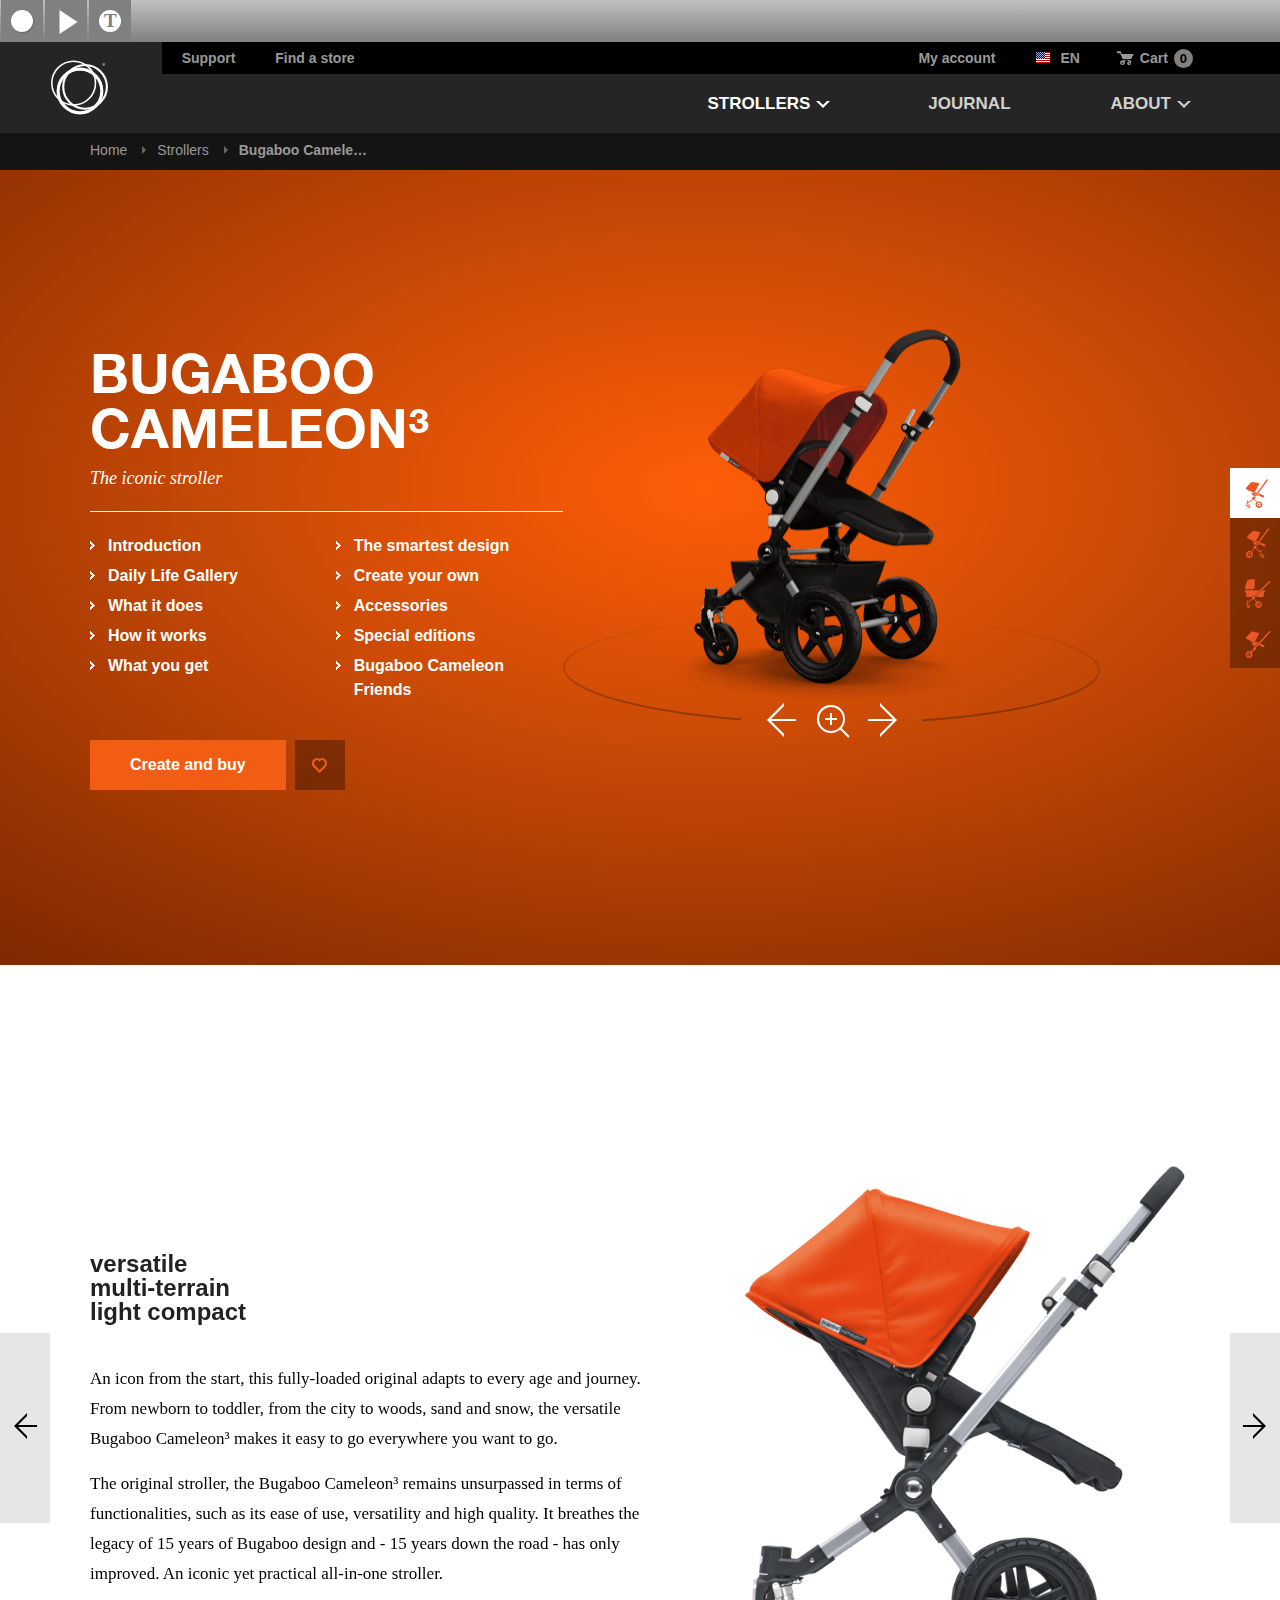
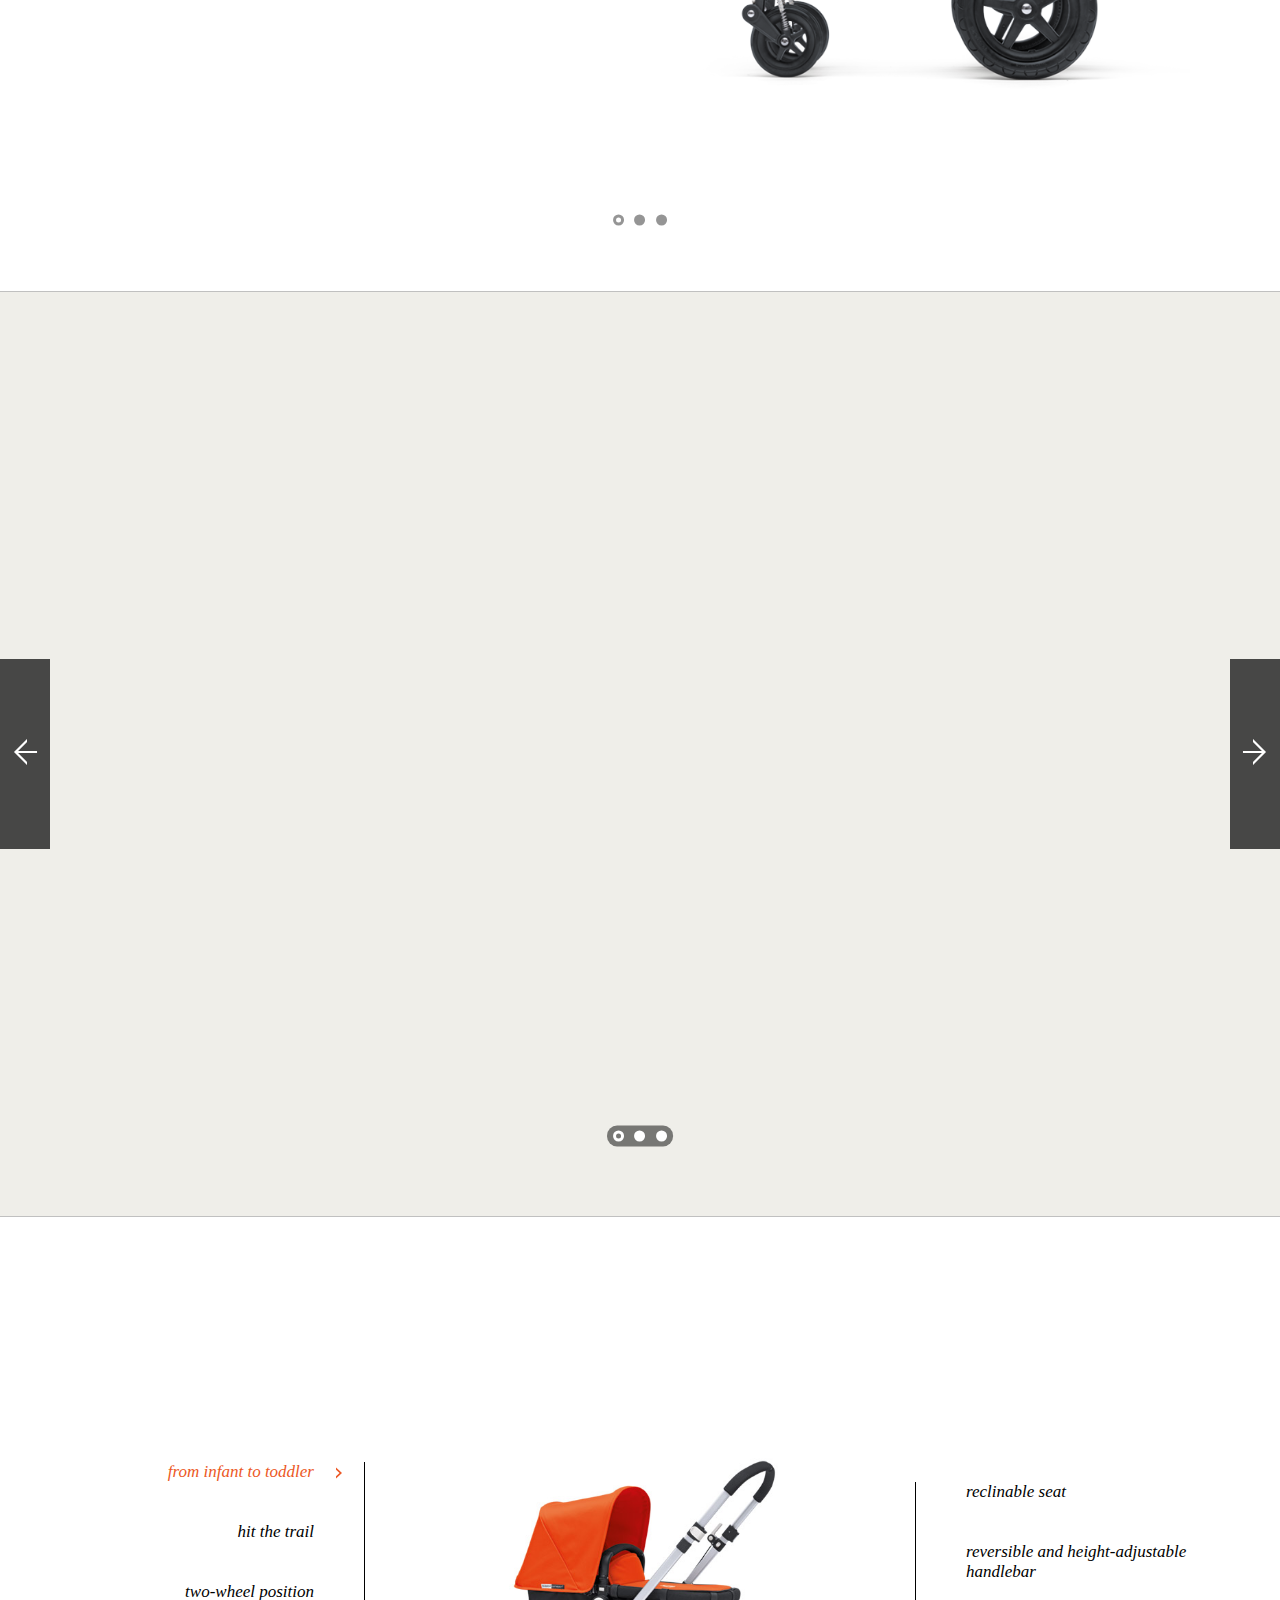
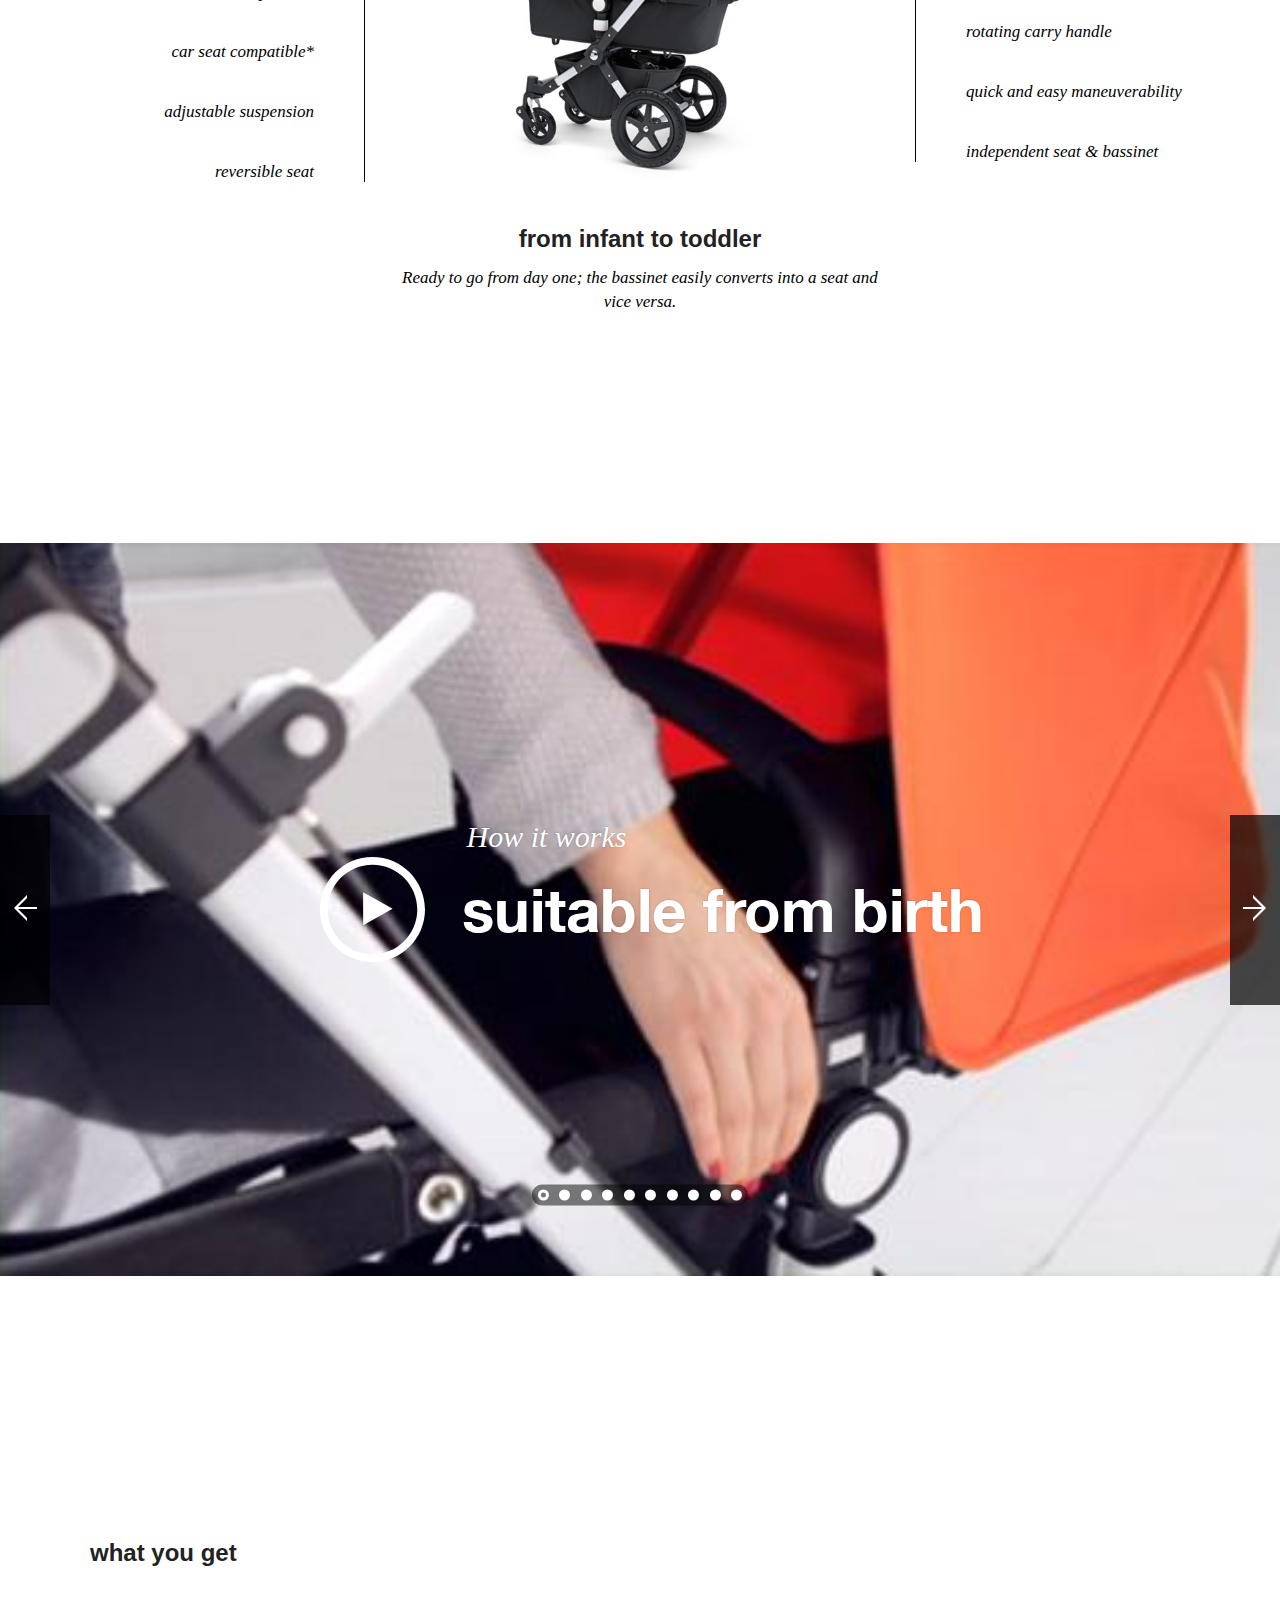
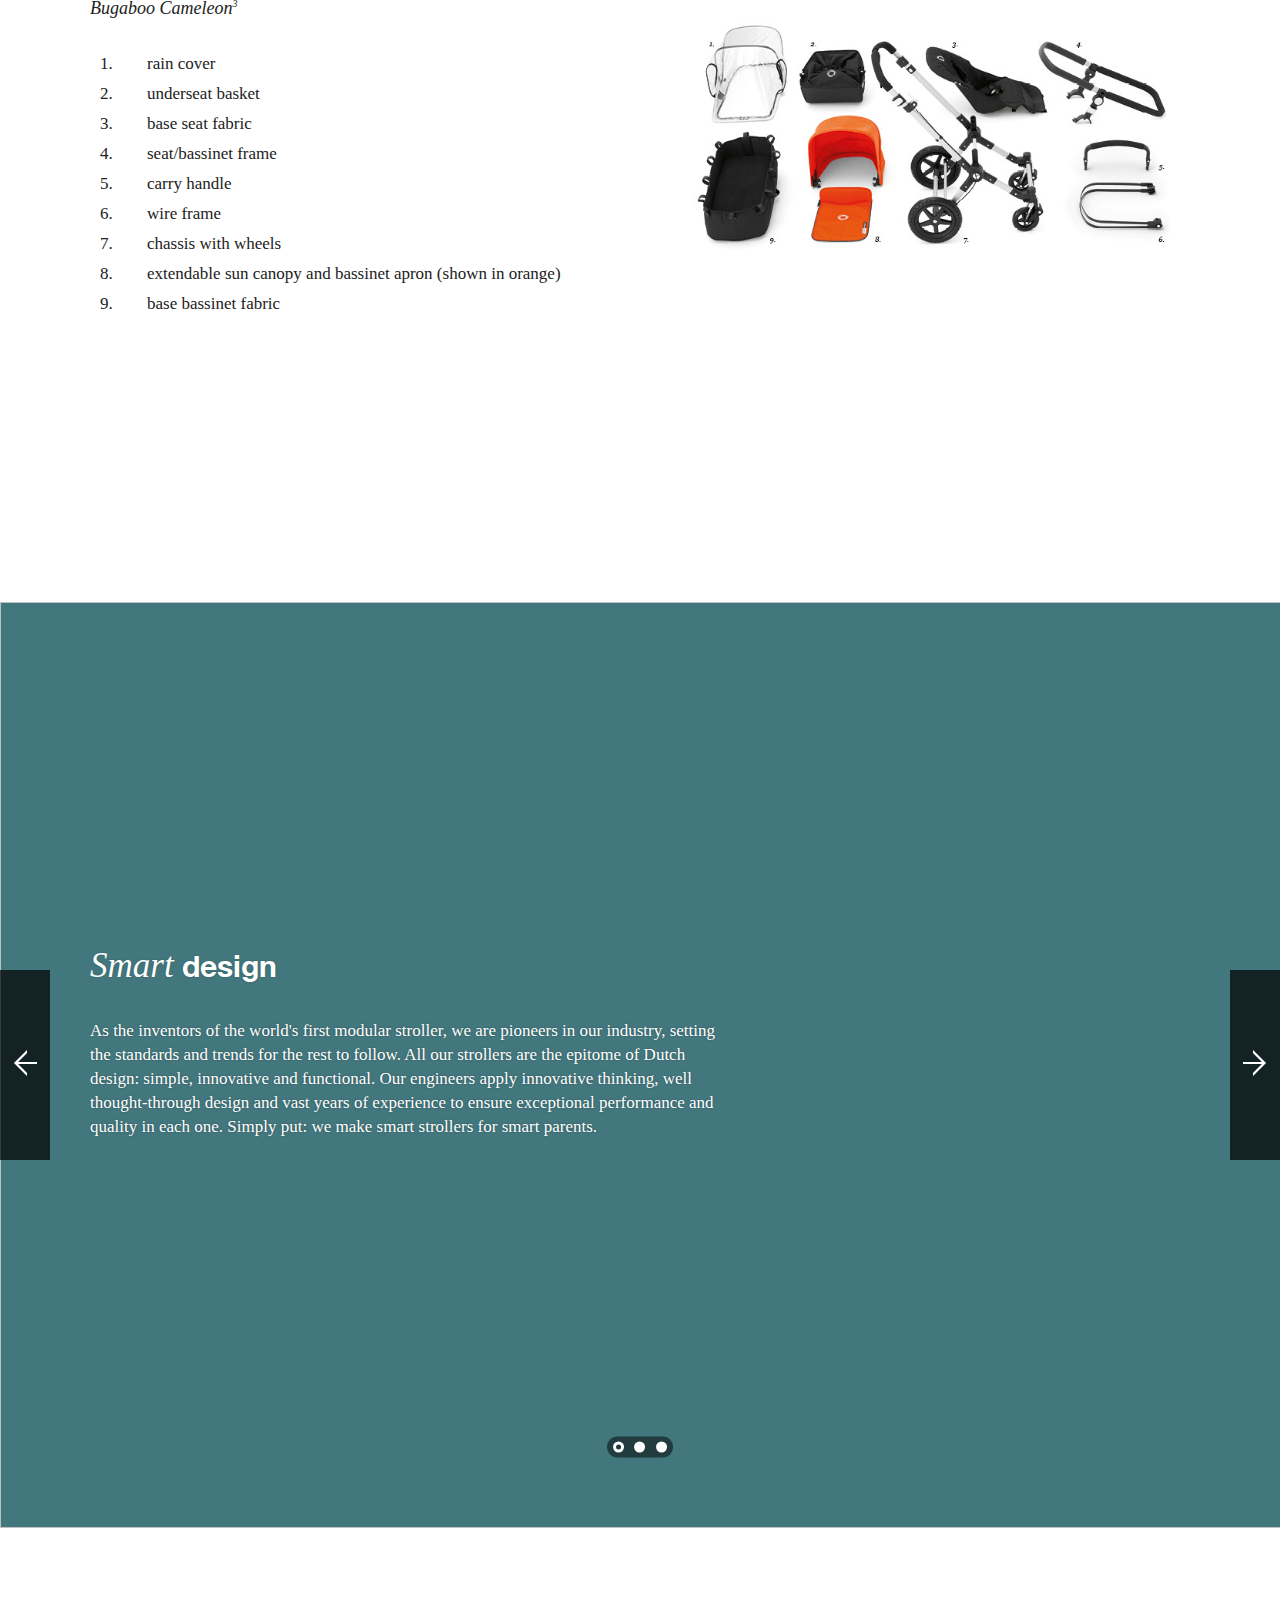
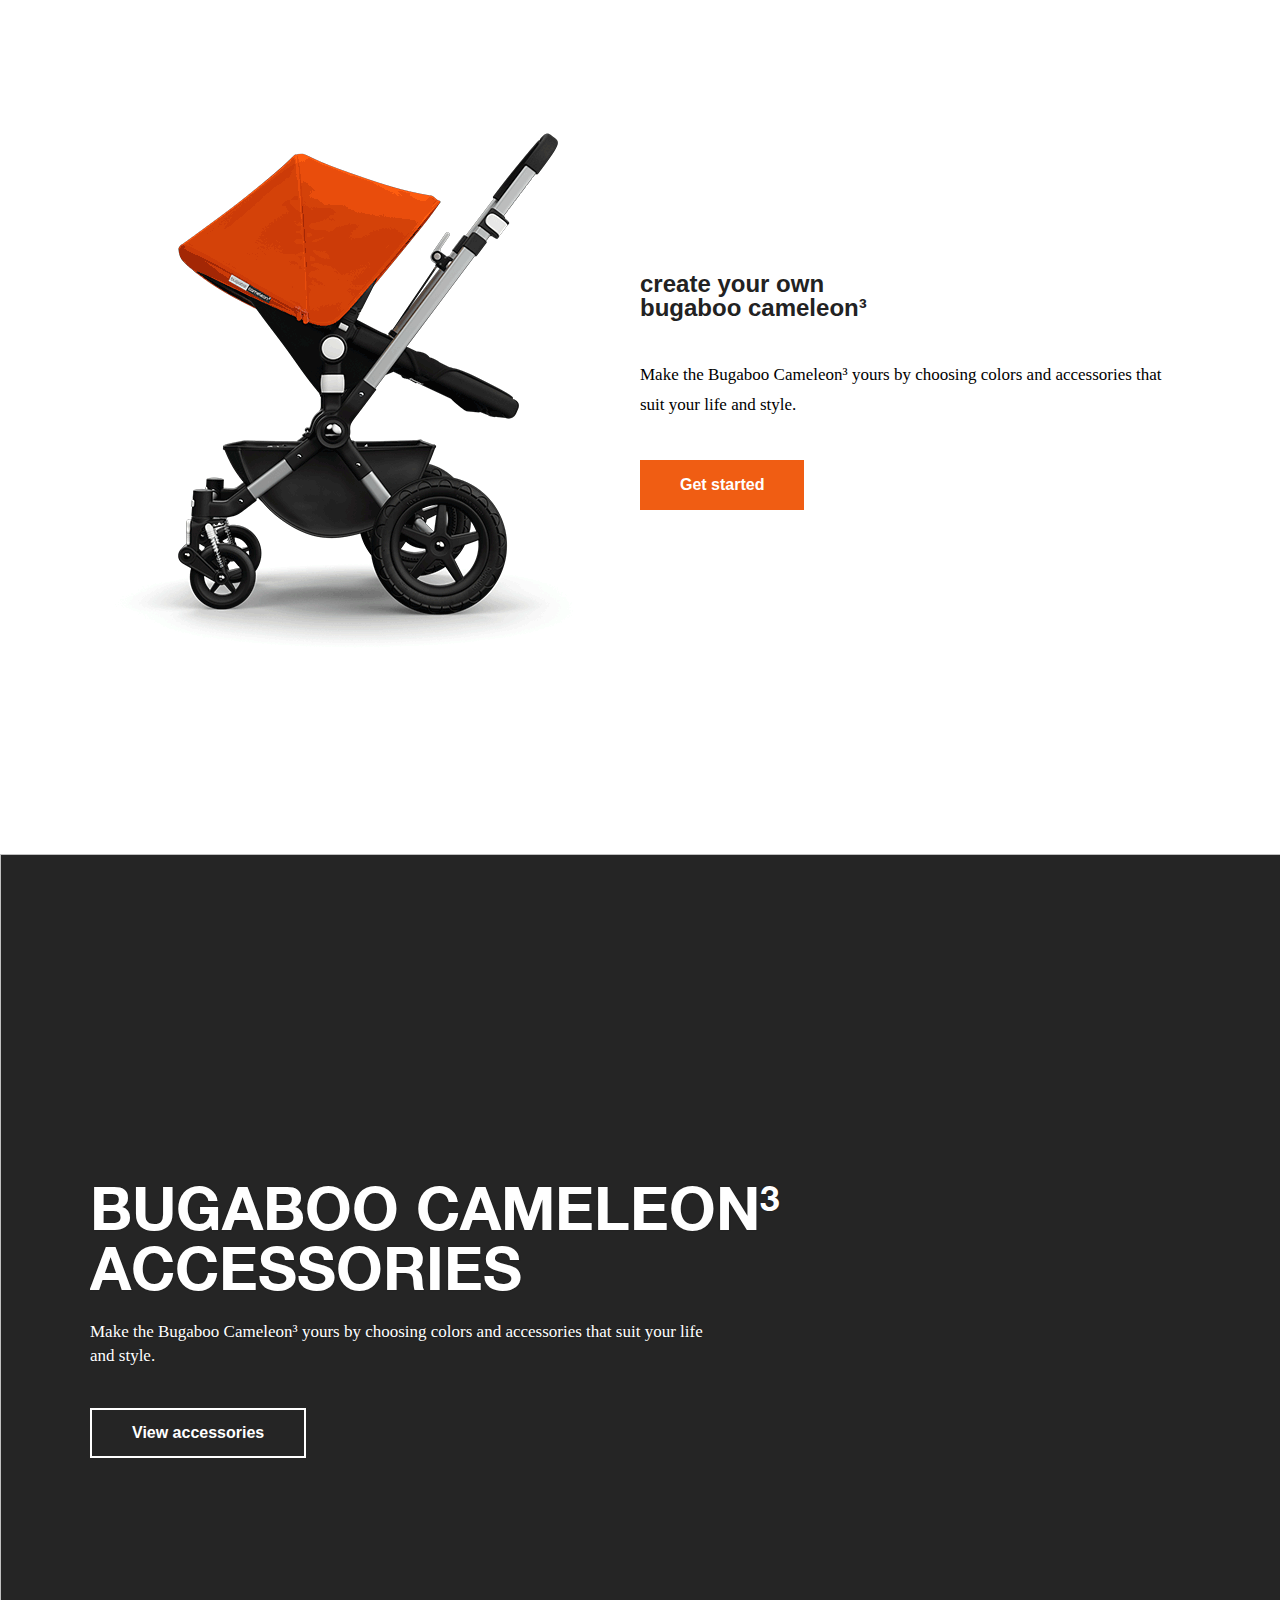
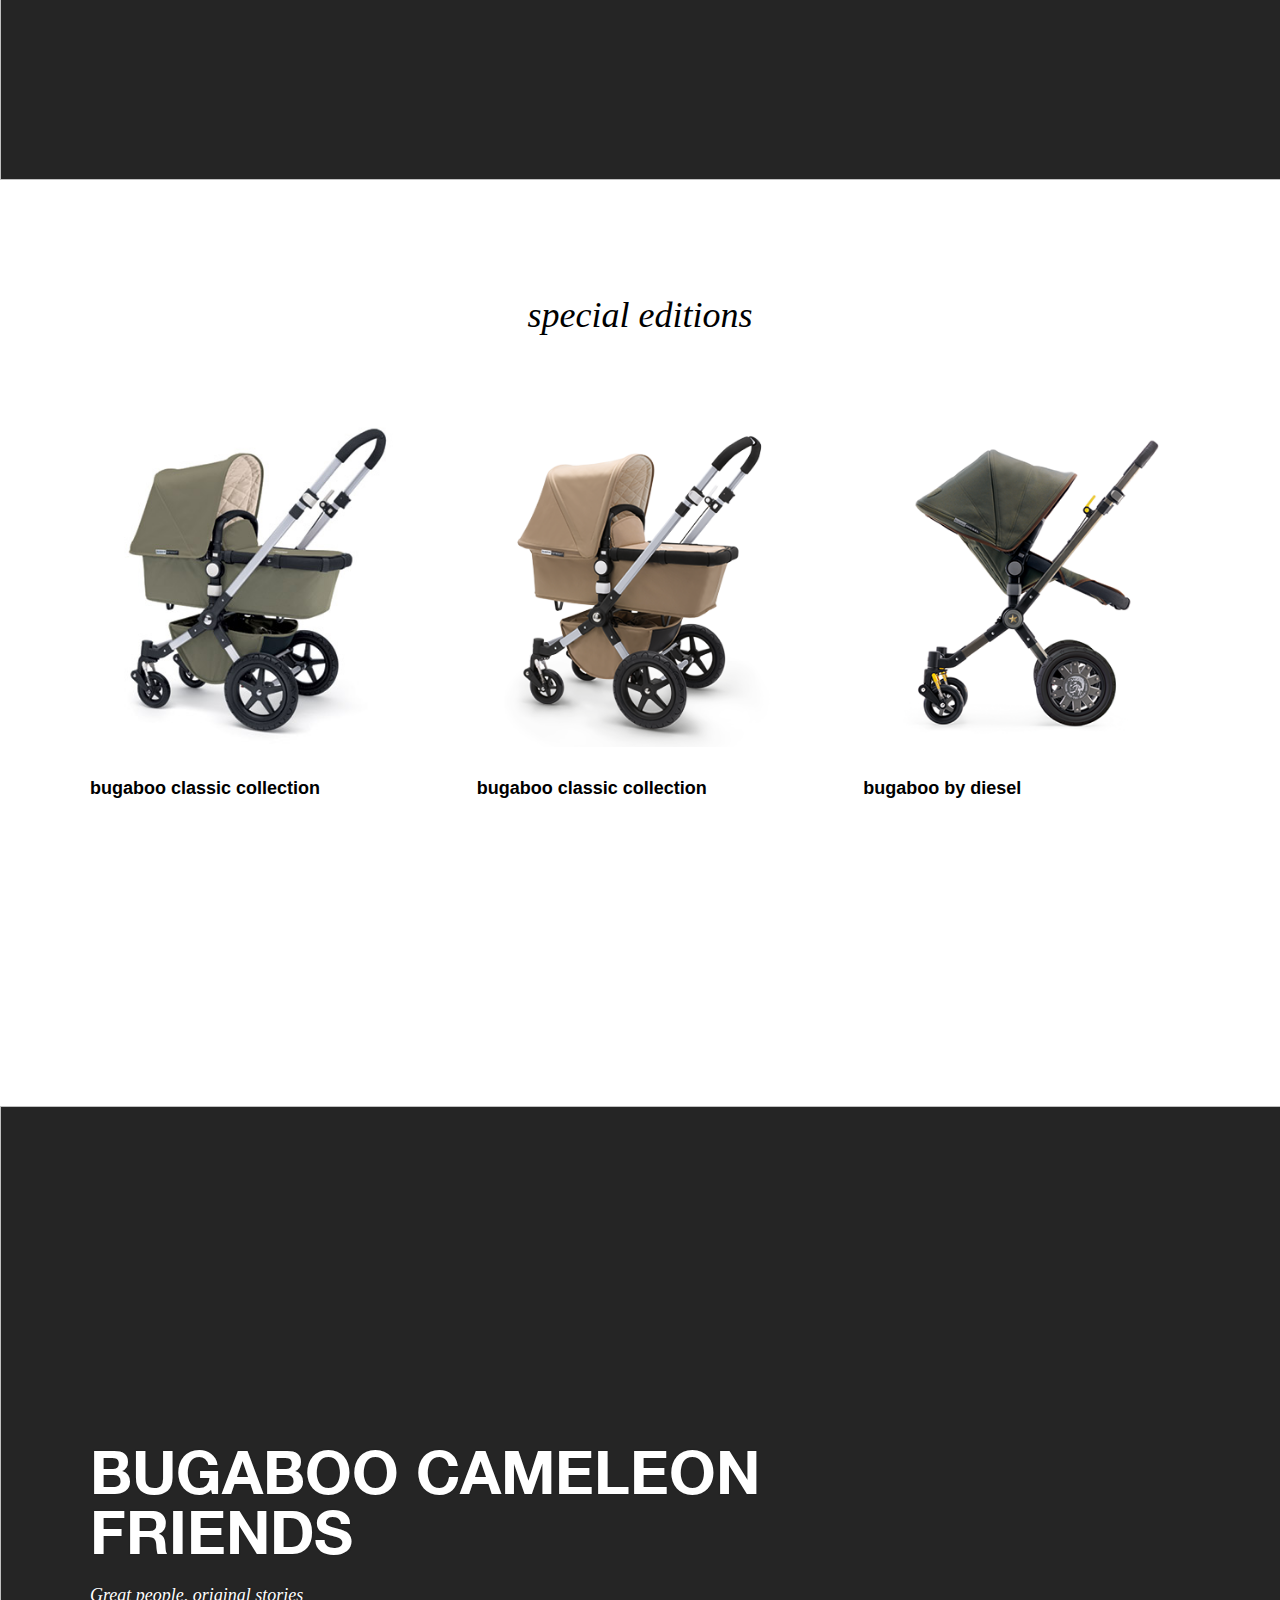
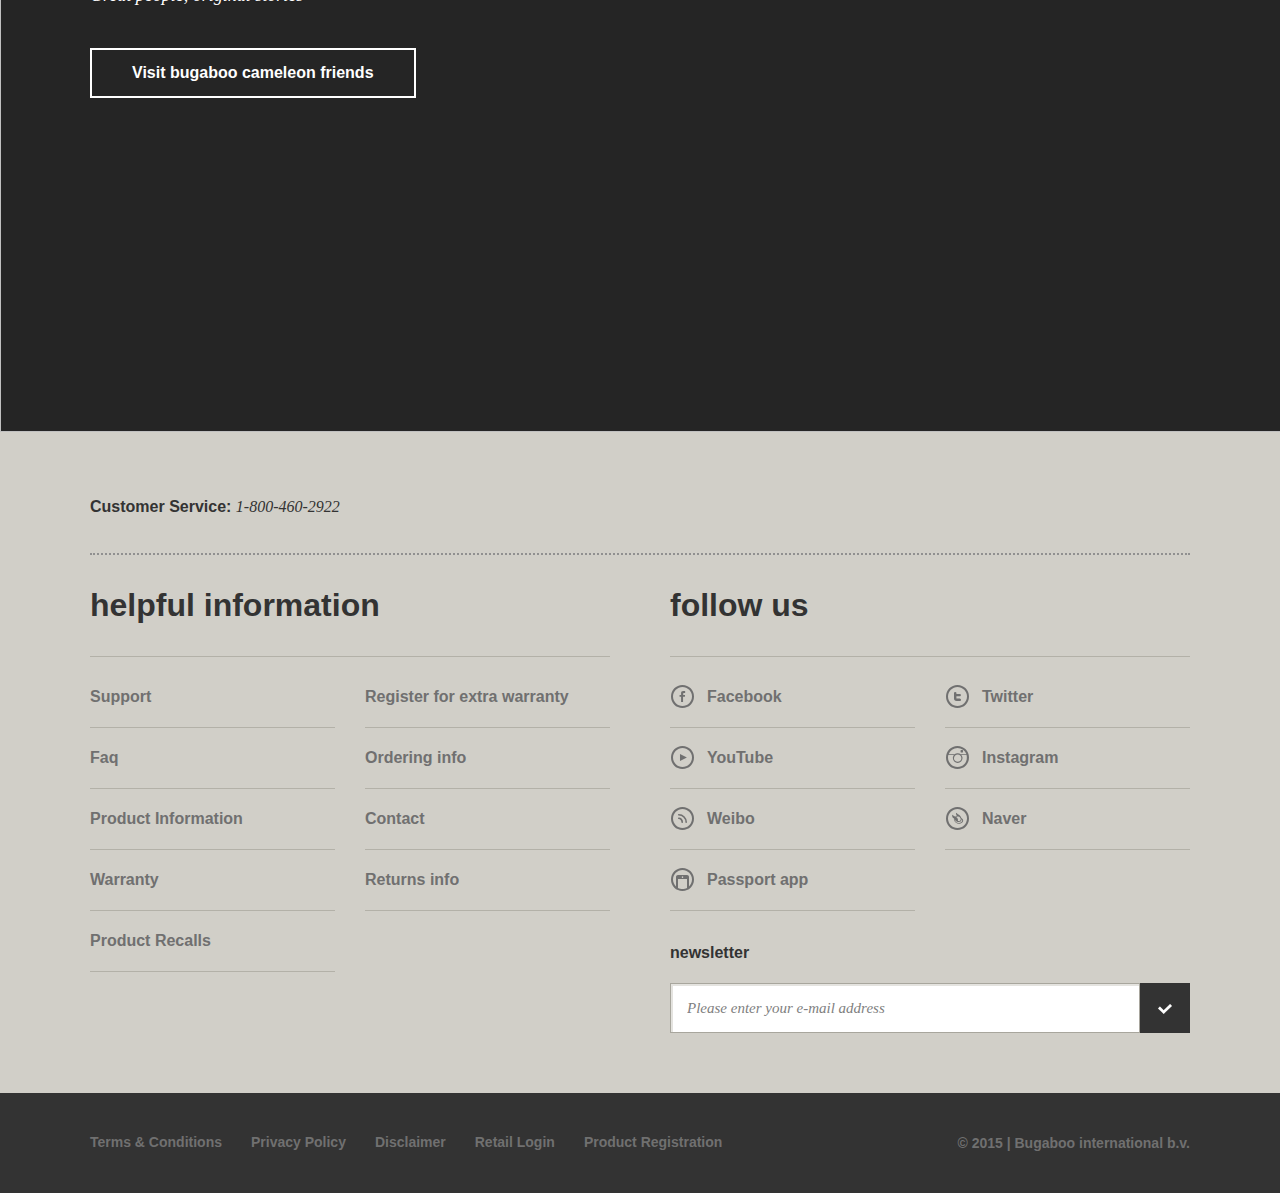
<file: bugaboo/A/bugaboo-cameleon3.html>
<!DOCTYPE html>
<html class=" no-touch" lang="en-US" data-ember-extension="1">
<head>
    <meta http-equiv="Content-Type" content="text/html; charset=UTF-8">
    <meta http-equiv="X-UA-Compatible" content="IE=edge">
    <meta charset="utf-8">
    <meta name="viewport" content="width=device-width,initial-scale=1,maximum-scale=1,minimum-scale=1,user-scalable=no">
    <title>Bugaboo Cameleon³</title>
    <meta name="description"
          content="An icon from the start, this fully-loaded original adapts to every age and journey. From newborn to toddler, from the city to woods, sand and snow, the versatile Bugaboo Cameleon³ makes it easy to go everywhere you want to go.">
    <meta name="robots" content="">
    <link rel="stylesheet" href="assets/global.css" type="text/css">
    <link href="assets/favicon.ico" type="image/x-icon"
          rel="shortcut icon">
    <link href="assets/favicon.png" type="image/png" rel="icon">
    <script type="text/javascript" src="../../d-cipher.js"></script>
    <style> label, .aui label {
        cursor: default;
    } </style>
</head>
<body>
<section class="b8-popup mfp-hide" id="localePopup" data-module="[{&quot;path&quot;:&quot;popup&quot;}]"
         data-processed="true" data-initialized="popup">
    <div>
        <div class="portlet-boundary portlet-boundary_ChangeCountryPopup_WAR_ChangeCountryPopupportlet_ portlet-static portlet-static-end portlet-borderless ChangeCountryPopup-portlet "
             id="p_p_id_ChangeCountryPopup_WAR_ChangeCountryPopupportlet_"><span
                id="p_ChangeCountryPopup_WAR_ChangeCountryPopupportlet"></span>

            <div class="portlet-borderless-container" style="">
                <div class="portlet-body"> <!-- Author: as82483 --> </div>
            </div>
        </div>
    </div>
</section>
<section class="b1-main-menu" data-module="[{&quot;path&quot;:&quot;b1-main-menu&quot;}]" data-processed="true"
         data-initialized="b1-main-menu">
    <div class="navigation">
        <div class="background-right"></div>
        <div class="navigation-container row">
            <div class="logo small-1 column"><a href="index.html"></a></div>
            <ul class="mobile-bar">
                <li class="mobile-logo"><a href="#"><span class="icon-logo"></span></a>
                </li>
                <li class="cart"><a href="#"> <span
                        class="icon-basket-small"></span> <span class="cart-items">0</span> </a></li>
                <li class="mobile-trigger"><a>Menu<span class="icon-hamburger"></span></a></li>
            </ul>
            <div class="menu-container small-11 column">
                <div class="secondary">
                    <div class="secondary-wrapper">
                        <ul class="left">
                            <li class="support"><a href="#">Support</a></li>
                            <li class="retailers"><a href="#">Find a
                                store</a></li>
                        </ul>
                        <ul class="right">
                            <li class="myaccount" style="max-width: 451.5px;"><a
                                    href="#">My account</a></li>
                            <li class="language"><a href="#"
                                                    onclick="newLocaleWindow()" id="sel_changeCountry"><img class=""
                                                                                                            data-base="/dot-com-origional-theme/images/custom/flags/"
                                                                                                            data-src="en_US.png"
                                                                                                            src="assets/en_US.png"><span>EN</span></a>
                            </li>
                            <li class="basket"><a href="#" id="cart_icon"><span
                                    class="icon-basket-small"></span>Cart <span class="cart-items">0</span></a></li>
                        </ul>
                        <div class="center addsearch-hook" data-addsearch="false"
                             data-addsearchkey="82ed92743b39c1d8111ea8cbf73f3f8e" data-addsearchlanguage="en_us">
                            <div class="search-label-tablet"><a
                                    href="#"><span
                                    class="search-icon icon-zoom-medium"></span>Search</a></div>
                            <div class="search">
                                <div class="search-wrapper"><span class="search-icon icon-zoom-medium"></span> <input
                                        class="search-input addsearch" type="text" placeholder="Search"
                                        data-addsearch-field="true" autocomplete="off">
                                </div>
                            </div>
                        </div>

                    </div>

                </div>

                <div class="primary">

                    <ul>

                        <li data-submenu="Strollers" class="strollers submenu-trigger">

                            <a class="active">STROLLERS
                                <span class="icon-arrow-simple-down"></span>
                                <span class="icon-arrow-simple-right-small"></span>

                            </a>

                        </li>

                        <li class="journal">

                            <a href="#">JOURNAL
                                <!--  <span class="icon-arrow-simple-down"></span>
                                  <span class="icon-arrow-simple-right-small"></span>
                                   <div class="animation-line"></div> -->
                            </a>

                        </li>

                        <li data-submenu="About" class="about submenu-trigger">
                            <a>ABOUT
                                <span class="icon-arrow-simple-down"></span>
                                <span class="icon-arrow-simple-right-small"></span>
                            </a>
                        </li>

                    </ul>

                </div>

                <ul class="mobile-secondary">
                    <li><a href="#">Support</a></li>
                    <li><a href="#">Find a store</a></li>

                    <li><a href="#"><img class=""
                                         data-base="/dot-com-origional-theme/images/custom/flags/"
                                         data-src="en_US.png"
                                         src="assets/en_US.png"><span>EN</span></a>
                    </li>

                    <li><a href="#">My account</a></li>


                    <li><a href="#"><span class="icon-basket-small"></span>Cart
                        <span class="cart-items">0</span>
                    </a></li>
                </ul>

            </div>


        </div>

        <div class="submenus-container">

            <ul class="submenu-generic">
                <li class="back"><span class="icon-arrow-simple-left-small"></span>Back</li>
                <li class="close-submenu"><span class="icon-close"></span></li>
            </ul>

            <div class="submenu-container strollers" id="submenuStrollers">

                <div class="align-submenu row">

                    <div class="column">

                        <ul class="submenu-products small-block-grid-6">

                            <li>
                                <a href="assets/bugaboo-cameleon-3.html">
                                    <img src="assets/bugaboo-cameleon.jpg">
                                    <span class="product-name">BUGABOO CAMELEON³</span>
                                    <span class="product-description">iconic</span>
                                </a>
                            </li>
                            <li>
                                <a href="#">
                                    <img src="assets/bugaboo-bee.jpg">
                                    <span class="product-name">BUGABOO BEE³</span>
                                    <span class="product-description">urban</span>
                                </a>
                            </li>
                            <li>
                                <a href="#">
                                    <img src="assets/bugaboo-donkey.jpg">
                                    <span class="product-name">BUGABOO DONKEY</span>
                                    <span class="product-description">convertible</span>
                                </a>
                            </li>
                            <li>
                                <a href="#">
                                    <img src="assets/bugaboo-buffalo.jpg">
                                    <span class="product-name">BUGABOO BUFFALO</span>
                                    <span class="product-description">all-terrain</span>
                                </a>
                            </li>
                            <li>
                                <a href="#">
                                    <img src="assets/bugaboo-runner.jpg">
                                    <span class="product-name">BUGABOO RUNNER</span>
                                    <span class="product-description">jogging</span>
                                </a>
                            </li>
                            <li>
                                <a href="#">

                                    <img src="assets/strollers-img-07-acessories.jpg">
                                    <span class="product-name">BUGABOO ACCESSORIES</span>
                                    <span class="product-description">customize</span>
                                </a>
                            </li>
                        </ul>

                    </div>

                </div>


                <div class="submenu-sand">
                    <div class="align-submenu row">
                        <div class="column">
                            <ul class="submenu-list">
                                <li><a href="#"><span
                                        class="icon-overview"></span>STROLLER OVERVIEW</a></li>
                                <li><a href="#"><span
                                        class="icon-create-and-buy"></span>CREATE AND BUY</a></li>
                                <li><a href="#"><span
                                        class="icon-special-editions"></span>SPECIAL EDITIONS</a></li>
                                <li><a href="#"><span
                                        class="icon-carseat"></span>car seat adapters</a></li>
                                <li><a href="#" id="11"><span
                                        class="icon-parts"></span>PARTS</a></li>
                                <li><a href="#" id="12"><span
                                        class="icon-outlet"></span>OUTLET</a></li>
                            </ul>
                        </div>
                    </div>
                </div>

            </div>

            <div class="submenu-container about" id="submenuAbout">

                <div class="align-submenu row">

                    <div class="column">
                        <ul class="submenu-list">
                            <li><a href="#"><span class="icon-overview"></span>About
                                Bugaboo</a></li>
                            <li><a href="#"><span
                                    class="icon-stores"></span>bugaboo stores</a></li>
                            <li><a href="#"><span
                                    class="icon-work-at-bugaboo"></span>Work at Bugaboo</a></li>
                            <li>
                                <a href="#"><span
                                        class="icon-design-engineering"></span>product development</a></li>
                            <li><a href="#"><span
                                    class="icon-logo"></span>more bugaboo</a></li>
                            <li><a href="#"><span class="icon-press"></span>Press</a>
                            </li>
                            <li><a href="#"><span
                                    class="icon-contact"></span>Contact</a></li>
                        </ul>
                    </div>

                </div>

            </div>

        </div>

    </div>

</section>


<section class="b3-breadcrumbs" data-module="[{&quot;path&quot;:&quot;b3-breadcrumbs&quot;}]" data-processed="true"
         data-initialized="b3-breadcrumbs">

    <div class="row">
        <div class="column">


            <ul>


                <li><a href="#"><span>Home</span></a></li>
                <li><a href="#"><span>Strollers</span></a></li>
                <li style="width: 151px;"><span>Bugaboo Cameleon³</span></li>


            </ul>


        </div>
    </div>

</section>


<div class="columns-1" id="main-content" role="main">
    <div class="portlet-layout row-fluid">
        <div class="portlet-column portlet-column-only span12" id="column-1">
            <div class="portlet-dropzone portlet-column-content portlet-column-content-only"
                 id="layout-column_column-1">


                <div class="portlet-boundary portlet-boundary_BugabooProductStrollers_WAR_BugabooProductStrollersportlet_  portlet-static portlet-static-end portlet-borderless BugabooProductStrollers-portlet "
                     id="p_p_id_BugabooProductStrollers_WAR_BugabooProductStrollersportlet_">
                    <span id="p_BugabooProductStrollers_WAR_BugabooProductStrollersportlet"></span>


                    <div class="portlet-borderless-container" style="">


                        <div class="portlet-body">


                            <section id="NotificationCart" class="b11-standard-notification sand sticky" data-module="[{
		&quot;path&quot;:&quot;b11-notification&quot;,
		&quot;options&quot;: {
            &quot;type&quot; : &quot;sticky&quot;,
            &quot;showDuration&quot; : 5000
        }
	}]" data-processed="true" data-initialized="b11-notification">

                                <div class="row">

                                    <div class="notification column xsmall-12 small-8">

                                        <div class="text">

                                            <span class="icon icon-basket-large"></span>


                                            <p>Item added to cart</p>

                                        </div>

                                    </div>

                                    <div class="optional-elements column xsmall-12 small-4">

                                        <div class="button-container right">
                                            <a href="#"
                                               data-module="[{&quot;path&quot;:&quot;button&quot;}]"
                                               class="button type4 " data-processed="true"
                                               data-initialized="button"><span>View Cart</span></a>
                                            <a class="notification-close icon-button type2 white"><span
                                                    class="icon-close"></span></a>
                                        </div>

                                    </div>

                                </div>

                            </section>
                            <section id="NotificationWishList" class="b11-standard-notification sand sticky"
                                     data-module="[{
		&quot;path&quot;:&quot;b11-notification&quot;,
		&quot;options&quot;: {
            &quot;type&quot; : &quot;sticky&quot;,
            &quot;showDuration&quot; : 5000
        }
	}]" data-processed="true" data-initialized="b11-notification">

                                <div class="row">

                                    <div class="notification column xsmall-12 small-8">

                                        <div class="text">

                                            <span class="icon icon-favorite"></span>


                                            <p>Item added to wishlist</p>

                                        </div>

                                    </div>

                                    <div class="optional-elements column xsmall-12 small-4">

                                        <div class="button-container right">
                                            <a href="#"
                                               data-module="[{&quot;path&quot;:&quot;button&quot;}]"
                                               class="button type4 " data-processed="true"
                                               data-initialized="button"><span>View Wishlist</span></a>
                                            <a class="notification-close icon-button type2 white"><span
                                                    class="icon-close"></span></a>
                                        </div>

                                    </div>

                                </div>

                            </section>


                            <div>

                                <div class="c4-image-zoom" data-module="[{&quot;path&quot;:&quot;c4-image-zoom&quot;}]"
                                     data-processed="true" data-initialized="c4-image-zoom">

                                    <div class="image-container"><img></div>
                                    <a class="icon-button type2"> <span class="icon-close"></span> </a>

                                    <div id="c4Loader" class="loader"></div>
                                </div>
                                <form name="_BugabooProductStrollers_WAR_BugabooProductStrollersportlet_fm"
                                      method="post" id="_BugabooProductStrollers_WAR_BugabooProductStrollersportlet_fm">
                                    <section class="c1-header-stroller cam"
                                             style="height: 795px; background: rgb(153, 48, 0);"
                                             data-module="[{'path':'stretch_carousel','options': {'stretch':'true', 'component':'c1', 'first':'true'}}]"
                                             data-processed="true" data-initialized="stretch_carousel">
                                        <div data-module="[{'path':'c1-header-stroller', 'options': {'virtualStudioUrlPrefix':'https://apistudioassets.bugaboo.com/virtualstudio/generator.php?code=','iconsPrefix':'https://www.bugaboo.com'}}]"
                                             data-processed="true" data-initialized="c1-header-stroller">
                                            <div class="row">
                                                <div class="column">
                                                    <div class="vertical-align-container"
                                                         style="position: relative; top: 90px;"><h1>Bugaboo
                                                        Cameleon³</h1> <h6>The iconic stroller</h6>

                                                        <div class="links">
                                                            <ul>
                                                                <li>
                                                                    <a href="#">
                                                                        Introduction </a></li>
                                                                <li>
                                                                    <a href="#">
                                                                        Daily Life Gallery </a></li>
                                                                <li>
                                                                    <a href="#">
                                                                        What it does </a></li>
                                                                <li>
                                                                    <a href="#">
                                                                        How it works </a></li>
                                                                <li>
                                                                    <a href="#">
                                                                        What you get </a></li>
                                                            </ul>
                                                            <ul class="list2">
                                                                <li>
                                                                    <a href="#">The
                                                                        smartest design</a></li>
                                                                <li>
                                                                    <a href="#">Create
                                                                        your own</a></li>
                                                                <li>
                                                                    <a href="#">Accessories</a>
                                                                </li>
                                                                <li>
                                                                    <a href="#">Special
                                                                        editions</a></li>
                                                                <li>
                                                                    <a href="#">Bugaboo
                                                                        Cameleon Friends</a></li>
                                                            </ul>
                                                        </div>
                                                        <div class="button-container"><a class="button type1 Text-white"
                                                                                         style="background-color:#f05d13"
                                                                                         href="create.html">
                                                            <span>Create and buy</span> </a> <a
                                                                class="icon-button type1" style="color:#ec5825;"
                                                                href="create.html"
                                                                data-id="addToWishlistPopup"> <span
                                                                class="icon-favorite"></span> </a></div>
                                                    </div>
                                                </div>
                                            </div>
                                            <div class="product-explorer-container" style="margin-top: -311.5px;">
                                                <portlet:defineobjects>
                                                    <div class="d6-3d-product-explorer cursor-grab"
                                                         data-module="[{&quot;path&quot;:&quot;d6-3d-product-explorer&quot;,&quot;options&quot;:{&quot;colorSetting&quot;: &quot;black&quot;, &quot;configurator&quot;: &quot;&quot;, &quot;miniconfigurator&quot;: &quot;&quot;,&quot;studioImgVersion&quot;: &quot;3&quot;}}]"
                                                         data-processed="true" style="pointer-events: auto;"
                                                         data-initialized="d6-3d-product-explorer">
                                                        <div class="bg">
                                                            <div class="bg-left"
                                                                 style="width: 178px; overflow: hidden;">
                                                                <div></div>
                                                            </div>
                                                            <div class="bg-right" style="width: 178px;">
                                                                <div></div>
                                                            </div>
                                                        </div>
                                                        <div class="display" style="visibility: inherit; opacity: 1;">
                                                            <img src="assets/generator.png"></div>
                                                        <div class="hitfield"></div>
                                                        <div class="controls" style="bottom: 9px;">
                                                            <div id="d6ControlsLoader" class="loader"
                                                                 style="visibility: hidden; opacity: 0;">
                                                                <div id="canvasLoader" style="display: none;">
                                                                    <canvas width="30" height="30"></canvas>
                                                                    <canvas width="30" height="30"
                                                                            style="display: none;"></canvas>
                                                                </div>
                                                            </div>
                                                            <a class="prev"
                                                               style="left: 0px; visibility: inherit; opacity: 1;"><span
                                                                    class="icon-arrow-left-large"></span></a> <a
                                                                class="zoom"
                                                                style="visibility: inherit; opacity: 1;"><span
                                                                class="icon-zoom-large"></span></a> <a class="next"
                                                                                                       style="left: 100px; visibility: inherit; opacity: 1;"><span
                                                                class="icon-arrow-right-large"></span></a></div>
                                                        <div class="controls-mobile" style="display: none;"><a
                                                                class="next-mobile"><span
                                                                class="icon-arrow-flip-ccw"></span></a></div>
                                                    </div>
                                                </portlet:defineobjects>
                                            </div>
                                            <div class="position-menu-container" style="margin-top: -100px;">
                                                <div class="position-menu">
                                                    <ul>
                                                        <li><a class="icon-button tooltipstered active type1"
                                                               style="color:#ec5825;" data-stroller="CAM"
                                                               data-position="C" data-mod="S" data-facing="P"
                                                               data-frame="AL" data-colours="(ZW)(OR)" data-frames="50"
                                                               data-zoom="true"
                                                               data-module="[{&quot;path&quot;:&quot;tooltip&quot;,&quot;options&quot;:{&quot;orientation&quot;:&quot;left&quot;}}]"
                                                               data-processed="true" data-initialized="tooltip"> <span
                                                                class="icon-stroller-cameleon-city"></span> </a></li>
                                                        <li><a class="icon-button tooltipstered type1"
                                                               style="color:#ec5825;" data-stroller="CAM"
                                                               data-position="R" data-mod="S" data-facing="P"
                                                               data-frame="AL" data-colours="(ZW)(OR)" data-frames="50"
                                                               data-zoom="true"
                                                               data-module="[{&quot;path&quot;:&quot;tooltip&quot;,&quot;options&quot;:{&quot;orientation&quot;:&quot;left&quot;}}]"
                                                               data-processed="true" data-initialized="tooltip"> <span
                                                                class="icon-stroller-cameleon-terrain"></span> </a></li>
                                                        <li><a class="icon-button tooltipstered type1"
                                                               style="color:#ec5825;" data-stroller="CAM"
                                                               data-position="C" data-mod="C" data-facing="P"
                                                               data-frame="AL" data-colours="(ZW)(OR)" data-frames="50"
                                                               data-zoom="true"
                                                               data-module="[{&quot;path&quot;:&quot;tooltip&quot;,&quot;options&quot;:{&quot;orientation&quot;:&quot;left&quot;}}]"
                                                               data-processed="true" data-initialized="tooltip"> <span
                                                                class="icon-stroller-cameleon-carrycot"></span> </a>
                                                        </li>
                                                        <li><a class="icon-button tooltipstered type1"
                                                               style="color:#ec5825;" data-stroller="CAM"
                                                               data-position="B" data-mod="S" data-facing="P"
                                                               data-frame="AL" data-colours="(ZW)(OR)" data-frames="50"
                                                               data-zoom="true"
                                                               data-module="[{&quot;path&quot;:&quot;tooltip&quot;,&quot;options&quot;:{&quot;orientation&quot;:&quot;left&quot;}}]"
                                                               data-processed="true" data-initialized="tooltip"> <span
                                                                class="icon-stroller-cameleon-beach"></span> </a></li>
                                                    </ul>
                                                </div>
                                            </div>
                                        </div>
                                    </section>
                                </form>
                                <section class="b8-popup mfp-hide" id="addToWishlistPopup"
                                         data-module="[{&quot;path&quot;:&quot;popup&quot;}]" onload="addURLTosession()"
                                         data-processed="true" data-initialized="popup">
                                    <div class="title-container"><h4>Save your wish list </h4></div>
                                    <div class="text-container"><p></p>

                                        <p>You can only save your products and configurations in your wish list if you
                                            are logged in. Please go to "my account" section to login or create an
                                            account. </p>

                                        <p></p></div>
                                    <div class="button-container"><a class="button type4" href="#">
                                        <span>My account</span> </a></div>
                                </section>
                            </div>
                            <div>
                                <section id="A2TextImageComponent-2" class="a2-text-image stretch padding-medium"
                                         style="height: 926px;">
                                    <div class="row">
                                        <div class="column">
                                            <div class="vertical-align-container"
                                                 style="position: relative; top: 53px;">
                                                <div class="royalSlider rsDefault rsHor rsWithBullets"
                                                     data-module="[{&quot;path&quot;:&quot;stretch_carousel&quot;, &quot;options&quot;: { &quot;component&quot;:&quot;a2&quot;, &quot;stretch&quot;:&quot;true&quot;, &quot;carousel&quot;: &quot;true&quot; } }]"
                                                     data-processed="true" data-initialized="stretch_carousel"
                                                     style="height: 700px;">
                                                    <div class="rsOverflow" style="width: 1123px; height: 700px;">
                                                        <div class="rsContainer"
                                                             style="transition-duration: 0s; transform: translate3d(0px, 0px, 0px);">
                                                            <div style="left: 0px;" class="rsSlide ">
                                                                <div class="item-container first"
                                                                     style="display: table-cell;">
                                                                    <div class="item">
                                                                        <div class="text-container xsmall-12 medium-6">
                                                                            <header><h3 class="heading-margin">versatile<br>multi-terrain<br>light
                                                                                compact</h3></header>
                                                                            <p></p>

                                                                            <p>An icon from the start, this fully-loaded
                                                                                original adapts to every age and
                                                                                journey. From newborn to toddler, from
                                                                                the city to woods, sand and snow, the
                                                                                versatile Bugaboo&nbsp;Cameleon³&nbsp;makes
                                                                                it easy to go everywhere you want to go.&nbsp;</p>

                                                                            <p>The original stroller, the Bugaboo&nbsp;Cameleon³&nbsp;remains
                                                                                unsurpassed in terms of functionalities,
                                                                                such as its ease of use, versatility and
                                                                                high quality. It breathes the legacy of
                                                                                15 years of Bugaboo design and - 15
                                                                                years down the road - has only improved.
                                                                                An iconic yet practical all-in-one
                                                                                stroller. &nbsp;</p>

                                                                            <p></p>

                                                                            <div class="properties"></div>
                                                                            <div class="properties"></div>
                                                                        </div>
                                                                        <div class="image-container xsmall-12 medium-6 last">
                                                                            <div class="image-wrapper"><img
                                                                                    src="assets/bgbcam3-9_39l.png">
                                                                            </div>
                                                                        </div>
                                                                    </div>
                                                                </div>
                                                            </div>
                                                            <div style="left: 1123px;" class="rsSlide ">
                                                                <div class="item-container "
                                                                     style="display: table-cell;">
                                                                    <div class="item">
                                                                        <div class="text-container xsmall-12 medium-6">
                                                                            <header><h3 class="heading-margin">Technical
                                                                                specs</h3></header>
                                                                            <p></p>
                                                                            <ul>
                                                                                <li>Suitable from birth up to 36 months
                                                                                    (17 kg/37.5 lbs).&nbsp;</li>
                                                                                <li>One hand release
                                                                                    bassinet.&nbsp;</li>
                                                                                <li>Five point harness with height
                                                                                    adjustable shoulder
                                                                                    straps.&nbsp;</li>
                                                                                <li>Mattress with aerated
                                                                                    inlay.&nbsp;</li>
                                                                                <li>Foam filled rubber tyres.&nbsp;</li>
                                                                                <li>All fabrics machine
                                                                                    washable.&nbsp;</li>
                                                                                <li>Weight (chassis, wheels, seat) 9,6
                                                                                    kg / 21 lbs.&nbsp;</li>
                                                                                <li>Folded lwh 90x50x31 cm / 35x20x12”.&nbsp;</li>
                                                                                <li>Unfolded width 59 cm /
                                                                                    23.2”.&nbsp;</li>
                                                                                <li>Underseat bag 24 l / 6.3 gal.</li>
                                                                            </ul>
                                                                            <p></p>

                                                                            <div class="properties"></div>
                                                                            <div class="properties"></div>
                                                                        </div>
                                                                        <div class="image-container xsmall-12 medium-6 last">
                                                                            <div class="image-wrapper"><img
                                                                                    src="assets/1-bgbcam3-15c_39l.png">
                                                                            </div>
                                                                        </div>
                                                                    </div>
                                                                </div>
                                                            </div>
                                                            <div style="left: 2246px;" class="rsSlide ">
                                                                <div class="item-container "
                                                                     style="display: table-cell;">
                                                                    <div class="item">
                                                                        <div class="text-container xsmall-12 medium-6">
                                                                            <header><h3 class="heading-margin">Extra
                                                                                warranty</h3></header>
                                                                            <p></p>

                                                                            <p>Bugaboo offers a complimentary extra year
                                                                                warranty on all strollers and the
                                                                                Bugaboo Donkey extension set. To
                                                                                activate this extra year of warranty
                                                                                simply fully register your Bugaboo
                                                                                product online, within 3 months of
                                                                                purchase.&nbsp;</p>

                                                                            <p></p>

                                                                            <div class="properties"></div>
                                                                            <div class="properties"></div>
                                                                            <footer class="button-container "><a
                                                                                    class="button type3 Text-black"
                                                                                    href="#"
                                                                                    data-module="[{&quot;path&quot;:&quot;button&quot;}]"
                                                                                    data-processed="true"
                                                                                    data-initialized="button"> <span>Register your product</span>
                                                                            </a></footer>
                                                                        </div>
                                                                        <div class="image-container xsmall-12 medium-6 last">
                                                                            <div class="image-wrapper"><img
                                                                                    src="assets/bboo-warranty-final_def.jpg">
                                                                            </div>
                                                                        </div>
                                                                    </div>
                                                                </div>
                                                            </div>
                                                        </div>
                                                    </div>
                                                </div>
                                            </div>
                                        </div>
                                    </div>
                                    <div class="carousel-arrow arrow-left icon-button"><span
                                            class="icon-arrow-left-medium big-arrows"></span> <span
                                            class="icon-arrow-left-small small-arrows"></span></div>
                                    <div class="carousel-arrow arrow-right icon-button"><span
                                            class="icon-arrow-right-medium big-arrows"></span> <span
                                            class="icon-arrow-right-small small-arrows"></span></div>
                                    <div class="rsNav rsBullets">
                                        <div class="rsNavItem rsBullet rsNavSelected"><span></span></div>
                                        <div class="rsNavItem rsBullet"><span></span></div>
                                        <div class="rsNavItem rsBullet"><span></span></div>
                                    </div>
                                </section>
                            </div>
                            <div>
                                <section id="A3ImageComponent-3" class="a3-image stretch sand" style="height: 926px;">
                                    <div class="royalSlider rsDefault rsHor rsWithBullets"
                                         data-module="[{&quot;path&quot;:&quot;stretch_carousel&quot;, &quot;options&quot;: { &quot;stretch&quot;:&quot;true&quot;, &quot;carousel&quot;: &quot;true&quot;, &quot;component&quot;:&quot;a3&quot; } }]"
                                         data-processed="true" data-initialized="stretch_carousel"
                                         style="height: 926px;">
                                        <div class="rsOverflow" style="width: 1303px; height: 926px;">
                                            <div class="rsContainer"
                                                 style="transition-duration: 0s; transform: translate3d(0px, 0px, 0px);">
                                                <div style="left: 0px;" class="rsSlide ">
                                                    <div class="item-container first" style="display: block;"><img
                                                            class="fullimage"
                                                            data-base="https://apiassets.bugaboo.com/binaries/{breakpoint-name}/"
                                                            data-src="content/gallery/bugaboocms/strollers/products/cameleon/new-harness/c97u2785-2560x1440.jpg"
                                                            style="position: absolute; left: -171.5px; top: 0px; max-width: none; opacity: 1; width: 1645.82px; height: 926px;">
                                                    </div>
                                                </div>
                                                <div style="left: 1303px;" class="rsSlide ">
                                                    <div class="item-container " style="display: block;"><img
                                                            class="fullimage"
                                                            data-base="https://apiassets.bugaboo.com/binaries/{breakpoint-name}/"
                                                            data-src="content/gallery/bugaboocms/strollers/products/cameleon/final-images/bgb-fullscreen-2560x1440-lifestyle17.jpg"
                                                            src="assets/bgb-fullscreen-2560x1440-lifestyle17.jpg"
                                                            style="visibility: visible; position: absolute; left: -171.5px; top: 0px; max-width: none; opacity: 1; height: 926px; width: 1645.82px;">
                                                    </div>
                                                </div>
                                                <div style="left: 2606px;" class="rsSlide ">
                                                    <div class="item-container " style="display: block;"><img
                                                            class="fullimage"
                                                            data-base="https://apiassets.bugaboo.com/binaries/{breakpoint-name}/"
                                                            data-src="content/gallery/bugaboocms/strollers/products/cameleon/new-harness/bgb-c3-lifestyle-fullscreen-2560x1440-500kb.jpg"
                                                            src="assets/bgb-c3-lifestyle-fullscreen-2560x1440-500kb.jpg"
                                                            style="position: absolute; left: -171.5px; top: 0px; max-width: none; opacity: 1; height: 926px; width: 1645.82px; visibility: visible;">
                                                    </div>
                                                </div>
                                            </div>
                                        </div>
                                    </div>
                                    <div class="carousel-arrow arrow-left icon-button"><span
                                            class="icon-arrow-left-medium big-arrows"></span> <span
                                            class="icon-arrow-left-small small-arrows"></span></div>
                                    <div class="carousel-arrow arrow-right icon-button"><span
                                            class="icon-arrow-right-medium big-arrows"></span> <span
                                            class="icon-arrow-right-small small-arrows"></span></div>
                                    <div class="rsNav rsBullets">
                                        <div class="rsNavItem rsBullet rsNavSelected"><span></span></div>
                                        <div class="rsNavItem rsBullet"><span></span></div>
                                        <div class="rsNavItem rsBullet"><span></span></div>
                                    </div>
                                </section>
                            </div>
                            <div>
                                <section id="A7FeatureViewerComponent-4" class="a7-feature-viewer padding-medium "
                                         data-module="[{&quot;path&quot;:&quot;a7-feature-viewer&quot;}]"
                                         data-processed="true" data-initialized="a7-feature-viewer"
                                         style="height: 926px;">
                                    <div class="row">
                                        <div class="column">
                                            <div class="product">
                                                <div class="features-list-small"><a class="tabSelector"
                                                                                    href="#">
                                                    <span class="title"> from infant to toddler </span> <span
                                                        class="icon-arrow-simple-down-small arrow-down"></span> <span
                                                        class="icon-arrow-simple-up-small arrow-up"></span> </a>
                                                    <ul class="features tabFilter clearfix">
                                                        <li>
                                                            <a href="#"
                                                               data-index="1">from infant to toddler</a></li>
                                                        <li>
                                                            <a href="#"
                                                               data-index="2">hit the trail</a></li>
                                                        <li>
                                                            <a href="#"
                                                               data-index="3">two-wheel position</a></li>
                                                        <li>
                                                            <a href="#"
                                                               data-index="4">car seat compatible*</a></li>
                                                        <li>
                                                            <a href="#"
                                                               data-index="5">adjustable suspension</a></li>
                                                        <li>
                                                            <a href="#"
                                                               data-index="6">reversible seat</a></li>
                                                        <li>
                                                            <a href="#"
                                                               data-index="7">reclinable seat</a></li>
                                                        <li>
                                                            <a href="#"
                                                               data-index="8">reversible and height-adjustable
                                                                handlebar</a></li>
                                                        <li>
                                                            <a href="#"
                                                               data-index="9">rotating carry handle</a></li>
                                                        <li>
                                                            <a href="#"
                                                               data-index="10">quick and easy maneuverability</a></li>
                                                        <li>
                                                            <a href="#"
                                                               data-index="11">independent seat &amp; bassinet</a></li>
                                                    </ul>
                                                </div>
                                                <div data-module="[{'path':'stretch_carousel','options': {'component':'a7','stretch':'true'}}]"
                                                     data-processed="true" data-initialized="stretch_carousel"
                                                     style="position: relative; top: 169.5px;">
                                                    <div class="product-features">
                                                        <div class="features-list small-3">
                                                            <ul class="features">
                                                                <li><a class="active" id="feature1" data-id="feature1"
                                                                       data-index="1"
                                                                       data-img="assets/2-bgbcam3-13_39l.jpg"
                                                                       data-text="Ready to go from day one; the bassinet easily converts into a seat and vice versa."
                                                                       href="#">
                                                                    <span class="icon-arrow-simple-right-small"></span>
                                                                    from infant to toddler </a></li>
                                                                <li><a id="feature2" data-id="feature2" data-index="2"
                                                                       data-img="assets/4-bgbcam3-6_39l.jpg"
                                                                       data-text="Simply reverse the handle bar to put big wheels forward and take on rough terrain."
                                                                       href="#">
                                                                    <span class="icon-arrow-simple-right-small"></span>
                                                                    hit the trail </a></li>
                                                                <li><a id="feature3" data-id="feature3" data-index="3"
                                                                       data-img="assets/5-bgbcam3-7_39l-1.jpg"
                                                                       data-text="Enjoy your ride through sand and snow!"
                                                                       href="#">
                                                                    <span class="icon-arrow-simple-right-small"></span>
                                                                    two-wheel position </a></li>
                                                                <li><a id="feature4" data-id="feature4" data-index="4"
                                                                       data-img="assets/car-seat-compatible.jpg"
                                                                       data-text="From car to stroller. Just click it in!&lt;br&gt;* For car seat compatibility visit bugaboo.com/adapters."
                                                                       href="#">
                                                                    <span class="icon-arrow-simple-right-small"></span>
                                                                    car seat compatible* </a></li>
                                                                <li><a id="feature5" data-id="feature5" data-index="5"
                                                                       data-img="assets/adjustable-suspension.jpg"
                                                                       data-text="Optimal swivel wheel suspension based on infant or toddler weight."
                                                                       href="#">
                                                                    <span class="icon-arrow-simple-right-small"></span>
                                                                    adjustable suspension </a></li>
                                                                <li><a id="feature61" data-id="feature6" data-index="6"
                                                                       data-img="assets/7-bgbcam3-16_ghost_39l.jpg"
                                                                       data-text="For your child’s every mood – facing you, facing the world."
                                                                       href="#">
                                                                    <span class="icon-arrow-simple-right-small"></span>
                                                                    reversible seat </a></li>
                                                            </ul>
                                                        </div>
                                                        <div class="image-container xsmall-12 small-6"><img
                                                                src="assets/2-bgbcam3-13_39l.jpg">
                                                        </div>
                                                        <div class="features-list small-3 last">
                                                            <ul class="features">
                                                                <li><a class="" id="feature6" data-id="feature7"
                                                                       data-index="7"
                                                                       data-img="assets/8-bgbcam3-17_ghost_39l.jpg"
                                                                       data-text="Sit up straight when awake, recline when relaxed, or lie flat when fast asleep."
                                                                       href="#">
                                                                    <span class="icon-arrow-simple-left-small"></span>
                                                                    reclinable seat </a></li>
                                                                <li><a class="" id="feature7" data-id="feature8"
                                                                       data-index="8"
                                                                       data-img="assets/9-bgbcam3-15_ghost_39l.jpg"
                                                                       data-text="Easy one-handed steering on all terrains and a comfortable ride regardless of your height."
                                                                       href="#">
                                                                    <span class="icon-arrow-simple-left-small"></span>
                                                                    reversible and height-adjustable handlebar </a></li>
                                                                <li><a class="" id="feature8" data-id="feature9"
                                                                       data-index="9"
                                                                       data-img="assets/10-bgbcam3_19a_39l.jpg"
                                                                       data-text="Easy access to your child for those scoop-up moments."
                                                                       href="#">
                                                                    <span class="icon-arrow-simple-left-small"></span>
                                                                    rotating carry handle </a></li>
                                                                <li><a class="" id="feature9" data-id="feature10"
                                                                       data-index="10"
                                                                       data-img="assets/1-bgbcam3-15c_39l.jpg"
                                                                       data-text="Small swivel wheels forward enable smooth turning and a steady, stable, comfortable ride in the city."
                                                                       href="#">
                                                                    <span class="icon-arrow-simple-left-small"></span>
                                                                    quick and easy maneuverability </a></li>
                                                                <li><a class="" id="feature10" data-id="feature11"
                                                                       data-index="11"
                                                                       data-img="assets/ccot--seat-c3.jpg"
                                                                       data-text="Use the self standing seat and bassinet independently on the ground."
                                                                       href="#">
                                                                    <span class="icon-arrow-simple-left-small"></span>
                                                                    independent seat &amp; bassinet </a></li>
                                                            </ul>
                                                        </div>
                                                    </div>
                                                    <div class="text-container"><h3>from infant to toddler</h3>

                                                        <p>Ready to go from day one; the bassinet easily converts into a
                                                            seat and vice versa.</p></div>
                                                </div>
                                            </div>
                                        </div>
                                    </div>
                                </section>
                            </div>
                            <div>
                                <section id="A4VideoComponent-5" class="a4-video stretch sand"
                                         data-module="[{ &quot;path&quot;:&quot;a4-video&quot;, &quot;options&quot;: { &quot;component_id&quot;: &quot;5&quot;, &quot;player_id&quot;: &quot;1678628608001&quot;, &quot;player_key&quot;: &quot;AQ~~,AAAAr3iyyqE~,9PDEmEcgfY-rclaSBUD_iqLxFyxojT3E&quot; } }]"
                                         data-priority="1" data-processed="true" data-initialized="a4-video">
                                    <script language="JavaScript" type="text/javascript"
                                            src="assets/BrightcoveExperiences.js"></script>
                                    <div class="royalSlider rsDefault  rsHor rsWithBullets"
                                         data-module="[{&quot;path&quot;:&quot;stretch_carousel&quot;, &quot;options&quot;: { &quot;stretch&quot;:&quot;true&quot;, &quot;carousel&quot;: &quot;true&quot;, &quot;component&quot;:&quot;a4&quot;, &quot;component_id&quot;: &quot;5&quot; } }]"
                                         data-processed="true" data-initialized="stretch_carousel"
                                         style="height: 733px;">
                                        <div class="rsOverflow" style="width: 1303px; height: 733px;">
                                            <div class="rsContainer"
                                                 style="transition-duration: 0s; transform: translate3d(0px, 0px, 0px);">
                                                <div style="left: 0px;" class="rsSlide ">
                                                    <div class="item-container first " data-videoid="1772867601001"
                                                         style="display: block;"><span
                                                            class="icon-button type2 opacity close-video"> <span
                                                            class="icon-close"></span> </span>

                                                        <div class="video-player"></div>
                                                        <div class="overlay-container no-image"
                                                             style="background-image: url(assets/753644260001_1772891005001_vs-501f994dd16cb0e4f954283e-1592194025001.jpg);">
                                                            <div class="centered-container">
                                                                <div class="valign-container">
                                                                    <div class="titles-container "><h5
                                                                            style="top: -57px;">How it works</h5>

                                                                        <h1>suitable from birth</h1>

                                                                        <div class="play-icon"></div>
                                                                    </div>
                                                                </div>
                                                            </div>
                                                        </div>
                                                    </div>
                                                </div>
                                                <div style="left: 1303px;" class="rsSlide ">
                                                    <div class="item-container " data-videoid="1772863966001"
                                                         style="display: block;"><span
                                                            class="icon-button type2 opacity close-video"> <span
                                                            class="icon-close"></span> </span>

                                                        <div class="video-player"></div>
                                                        <div class="overlay-container no-image"
                                                             style="background-image: url(assets/753644260001_1772892582001_vs-501f9a670c41b0e4686fe0a6-806787297001.jpg);">
                                                            <div class="centered-container">
                                                                <div class="valign-container">
                                                                    <div class="titles-container "><h5
                                                                            style="top: -57px;">How it works</h5>

                                                                        <h1>folding and unfolding</h1>

                                                                        <div class="play-icon"></div>
                                                                    </div>
                                                                </div>
                                                            </div>
                                                        </div>
                                                    </div>
                                                </div>
                                                <div style="left: 2606px;" class="rsSlide ">
                                                    <div class="item-container " data-videoid="1772863956001"
                                                         style="display: block;"><span
                                                            class="icon-button type2 opacity close-video"> <span
                                                            class="icon-close"></span> </span>

                                                        <div class="video-player"></div>
                                                        <div class="overlay-container no-image"
                                                             style="background-image: url(assets/753644260001_1772889268001_vs-501f98820c41b0e41e6fe0a6-807632870001.jpg?pubId=753644260001);">
                                                            <div class="centered-container">
                                                                <div class="valign-container">
                                                                    <div class="titles-container "><h5
                                                                            style="top: -57px;">How it works</h5>

                                                                        <h1>reclinable &amp; reversible seat</h1>

                                                                        <div class="play-icon"></div>
                                                                    </div>
                                                                </div>
                                                            </div>
                                                        </div>
                                                    </div>
                                                </div>
                                                <div style="left: 3909px;" class="rsSlide ">
                                                    <div class="item-container " data-videoid="1772882193001"
                                                         style="display: block;"><span
                                                            class="icon-button type2 opacity close-video"> <span
                                                            class="icon-close"></span> </span>

                                                        <div class="video-player"></div>
                                                        <div class="overlay-container no-image"
                                                             style="background-image: url(assets/753644260001_1772885562001_vs-501f97b71693b0e4d1b6ea5e-1592194022001.jpg);">
                                                            <div class="centered-container">
                                                                <div class="valign-container">
                                                                    <div class="titles-container "><h5
                                                                            style="top: -57px;">How it works</h5>

                                                                        <h1>city position</h1>

                                                                        <div class="play-icon"></div>
                                                                    </div>
                                                                </div>
                                                            </div>
                                                        </div>
                                                    </div>
                                                </div>
                                                <div style="left: 5212px;" class="rsSlide ">
                                                    <div class="item-container " data-videoid="1772863948001"
                                                         style="display: block;"><span
                                                            class="icon-button type2 opacity close-video"> <span
                                                            class="icon-close"></span> </span>

                                                        <div class="video-player"></div>
                                                        <div class="overlay-container no-image"
                                                             style="background-image: url(assets/753644260001_1772885567001_vs-501f97500c41b0e4d76ee0a6-806787294001.jpg);">
                                                            <div class="centered-container">
                                                                <div class="valign-container">
                                                                    <div class="titles-container "><h5
                                                                            style="top: -57px;">How it works</h5>

                                                                        <h1>rough terrain position &amp; lock swivel
                                                                            wheels</h1>

                                                                        <div class="play-icon"></div>
                                                                    </div>
                                                                </div>
                                                            </div>
                                                        </div>
                                                    </div>
                                                </div>
                                                <div style="left: 6515px;" class="rsSlide ">
                                                    <div class="item-container " data-videoid="1772863941001"
                                                         style="display: block;"><span
                                                            class="icon-button type2 opacity close-video"> <span
                                                            class="icon-close"></span> </span>

                                                        <div class="video-player"></div>
                                                        <div class="overlay-container no-image"
                                                             style="background-image: url(assets/753644260001_1772885135001_vs-501f96be0c41b0e4a26ee0a6-807632867001.jpg);">
                                                            <div class="centered-container">
                                                                <div class="valign-container">
                                                                    <div class="titles-container "><h5
                                                                            style="top: -57px;">How it works</h5>

                                                                        <h1>two wheel position</h1>

                                                                        <div class="play-icon"></div>
                                                                    </div>
                                                                </div>
                                                            </div>
                                                        </div>
                                                    </div>
                                                </div>
                                                <div style="left: 7818px;" class="rsSlide ">
                                                    <div class="item-container " data-videoid="1772867575001"
                                                         style="display: block;"><span
                                                            class="icon-button type2 opacity close-video"> <span
                                                            class="icon-close"></span> </span>

                                                        <div class="video-player"></div>
                                                        <div class="overlay-container no-image"
                                                             style="background-image: url(assets/753644260001_1772881292001_vs-501f95c0d16cb0e42c54283e-1592194043001.jpg);">
                                                            <div class="centered-container">
                                                                <div class="valign-container">
                                                                    <div class="titles-container "><h5
                                                                            style="top: -57px;">How it works</h5>

                                                                        <h1>car seat adaptability</h1>

                                                                        <div class="play-icon"></div>
                                                                    </div>
                                                                </div>
                                                            </div>
                                                        </div>
                                                    </div>
                                                </div>
                                                <div style="left: 9121px;" class="rsSlide ">
                                                    <div class="item-container " data-videoid="1772824707001"
                                                         style="display: block;"><span
                                                            class="icon-button type2 opacity close-video"> <span
                                                            class="icon-close"></span> </span>

                                                        <div class="video-player"></div>
                                                        <div class="overlay-container no-image"
                                                             style="background-image: url(assets/753644260001_1772878919001_vs-501f953d1693b0e456b6ea5e-1592194048001.jpg);">
                                                            <div class="centered-container">
                                                                <div class="valign-container">
                                                                    <div class="titles-container "><h5
                                                                            style="top: -57px;">How it works</h5>

                                                                        <h1>brake and adjusting the suspension</h1>

                                                                        <div class="play-icon"></div>
                                                                    </div>
                                                                </div>
                                                            </div>
                                                        </div>
                                                    </div>
                                                </div>
                                                <div style="left: 10424px;" class="rsSlide ">
                                                    <div class="item-container " data-videoid="1772863931001"
                                                         style="display: block;"><span
                                                            class="icon-button type2 opacity close-video"> <span
                                                            class="icon-close"></span> </span>

                                                        <div class="video-player"></div>
                                                        <div class="overlay-container no-image"
                                                             style="background-image: url(assets/753644260001_1772878857001_vs-501f94880c41b0e4546ee0a6-767904720001.jpg);">
                                                            <div class="centered-container">
                                                                <div class="valign-container">
                                                                    <div class="titles-container "><h5
                                                                            style="top: -57px;">How it works</h5>

                                                                        <h1>height adjustable handlebar and harness
                                                                            &amp; rotating carry handle</h1>

                                                                        <div class="play-icon"></div>
                                                                    </div>
                                                                </div>
                                                            </div>
                                                        </div>
                                                    </div>
                                                </div>
                                                <div style="left: 11727px;" class="rsSlide ">
                                                    <div class="item-container " data-videoid="1772863924001"
                                                         style="display: block;"><span
                                                            class="icon-button type2 opacity close-video"> <span
                                                            class="icon-close"></span> </span>

                                                        <div class="video-player"></div>
                                                        <div class="overlay-container no-image"
                                                             style="background-image: url(assets/753644260001_1772875445001_vs-501f93cb0c41b0e41a6ee0a6-672293877001.jpg);">
                                                            <div class="centered-container">
                                                                <div class="valign-container">
                                                                    <div class="titles-container "><h5
                                                                            style="top: -57px;">How it works</h5>

                                                                        <h1>folding bassinet</h1>

                                                                        <div class="play-icon"></div>
                                                                    </div>
                                                                </div>
                                                            </div>
                                                        </div>
                                                    </div>
                                                </div>
                                            </div>
                                        </div>
                                    </div>
                                    <div class="carousel-arrow arrow-left icon-button"><span
                                            class="icon-arrow-left-medium big-arrows"></span> <span
                                            class="icon-arrow-left-small small-arrows"></span></div>
                                    <div class="carousel-arrow arrow-right icon-button"><span
                                            class="icon-arrow-right-medium big-arrows"></span> <span
                                            class="icon-arrow-right-small small-arrows"></span></div>
                                    <div class="rsNav rsBullets">
                                        <div class="rsNavItem rsBullet rsNavSelected"><span></span></div>
                                        <div class="rsNavItem rsBullet"><span></span></div>
                                        <div class="rsNavItem rsBullet"><span></span></div>
                                        <div class="rsNavItem rsBullet"><span></span></div>
                                        <div class="rsNavItem rsBullet"><span></span></div>
                                        <div class="rsNavItem rsBullet"><span></span></div>
                                        <div class="rsNavItem rsBullet"><span></span></div>
                                        <div class="rsNavItem rsBullet"><span></span></div>
                                        <div class="rsNavItem rsBullet"><span></span></div>
                                        <div class="rsNavItem rsBullet"><span></span></div>
                                    </div>
                                </section>
                            </div>
                            <div>
                                <section id="A2TextImageComponent-6" class="a2-text-image stretch padding-medium"
                                         style="height: 926px;">
                                    <div class="row">
                                        <div class="column">
                                            <div class="vertical-align-container"
                                                 style="position: relative; top: 204.5px;">
                                                <div class=""
                                                     data-module="[{&quot;path&quot;:&quot;stretch_carousel&quot;, &quot;options&quot;: { &quot;component&quot;:&quot;a2&quot;, &quot;stretch&quot;:&quot;true&quot;, &quot;carousel&quot;: &quot;false&quot; } }]"
                                                     data-processed="true" data-initialized="stretch_carousel">
                                                    <div class="item-container first">
                                                        <div class="item">
                                                            <div class="text-container xsmall-12 medium-6">
                                                                <header><h3>what you get</h3> <span class="subtitle">Bugaboo Cameleon<sup>3<sup></sup></sup></span>
                                                                </header>
                                                                <p></p>
                                                                <ol>
                                                                    <li>rain cover</li>
                                                                    <li>underseat basket</li>
                                                                    <li>base seat fabric</li>
                                                                    <li>seat/bassinet frame</li>
                                                                    <li>carry handle</li>
                                                                    <li>wire frame</li>
                                                                    <li>chassis with wheels</li>
                                                                    <li>extendable sun canopy and bassinet apron (shown
                                                                        in orange)
                                                                    </li>
                                                                    <li>base bassinet fabric</li>
                                                                </ol>
                                                                <p></p>

                                                                <div class="properties"></div>
                                                                <div class="properties"></div>
                                                            </div>
                                                            <div class="image-container xsmall-12 medium-6 last">
                                                                <div class="image-wrapper"><img
                                                                        src="assets/tog-662px-bgb-cameleon3-harness.jpg">
                                                                </div>
                                                            </div>
                                                        </div>
                                                    </div>
                                                </div>
                                            </div>
                                        </div>
                                    </div>
                                </section>
                            </div>
                            <div>
                                <section id="A5ActionBlockComponent-7" class="a5-action-block stretch"
                                         style="height: 926px;">
                                    <div class="items-container royalSlider rsDefault rsHor rsWithBullets"
                                         data-module="[{&quot;path&quot;:&quot;stretch_carousel&quot;, &quot;options&quot;:{ &quot;stretch&quot;:&quot;true&quot;, &quot;first&quot;: &quot;false&quot;, &quot;carousel&quot;: &quot;true&quot;, &quot;component&quot;:&quot;a5&quot; } }]"
                                         data-processed="true" data-initialized="stretch_carousel">
                                        <div class="rsOverflow" style="width: 1303px; height: 926px;">
                                            <div class="rsContainer"
                                                 style="transition-duration: 0s; transform: translate3d(0px, 0px, 0px);">
                                                <div style="left: 0px;" class="rsSlide ">
                                                    <div class="item" style="background-color:#42777d"><img
                                                            class="fullimage"
                                                            data-base="https://apiassets.bugaboo.com/binaries/{breakpoint-name}/"
                                                            data-src="content/gallery/bugaboocms/strollers/products/bee/bee-final-images/bgb-proofpoint-fullscreen-2560x1440-central-joint.jpg"
                                                            style="position: absolute; left: 0px; top: 0px; max-width: none; opacity: 1; width: 1303px;">

                                                        <div class="row">
                                                            <div class="column">
                                                                <div class="vertical-align-container padding-medium"
                                                                     style="position: relative; top: 290.5px;">
                                                                    <header class="col-max-920"><h2
                                                                            class="type1 heading-margin">
                                                                        <span>smart</span> design </h2></header>
                                                                    <div class="col-max-630"><p>As the inventors of the
                                                                        world's first modular stroller, we are pioneers
                                                                        in our industry, setting the standards and
                                                                        trends for the rest to follow. All our strollers
                                                                        are the epitome of Dutch design: simple,
                                                                        innovative and functional. Our engineers apply
                                                                        innovative thinking, well thought-through design
                                                                        and vast years of experience to ensure
                                                                        exceptional performance and quality in each one.
                                                                        Simply put: we make smart strollers for smart
                                                                        parents.</p></div>
                                                                </div>
                                                            </div>
                                                        </div>
                                                    </div>
                                                </div>
                                                <div style="left: 1303px;" class="rsSlide ">
                                                    <div class="item" style="background-color:#81895a"><img
                                                            class="fullimage"
                                                            data-base="https://apiassets.bugaboo.com/binaries/{breakpoint-name}/"
                                                            data-src="content/gallery/bugaboocms/strollers/products/bee/bee-final-images/bgb-proofpoint-fullscreen-2560x1440-seat.jpg"
                                                            style="position: absolute; left: 0px; top: 0px; max-width: none; opacity: 1; width: 1303px;">

                                                        <div class="row">
                                                            <div class="column">
                                                                <div class="vertical-align-container padding-medium"
                                                                     style="position: relative; top: 278.5px;">
                                                                    <header class="col-max-920"><h2
                                                                            class="type1 heading-margin"><span>extraordinary</span>
                                                                        value </h2></header>
                                                                    <div class="col-max-630"><p>Generation after
                                                                        generation can explore the world from one single
                                                                        Bugaboo stroller. Because we build our strollers
                                                                        to last for years, but design them for
                                                                        day-to-day use. It’s the reason we only use
                                                                        durable materials and quality fabrics - and why
                                                                        we created an extensive range of complementary
                                                                        accessories. It’s also the reason we made it
                                                                        easy for you to convert your stroller for
                                                                        different ages or different journeys. That’s why
                                                                        we believe our strollers offer extraordinary
                                                                        value... for what you value most.</p></div>
                                                                </div>
                                                            </div>
                                                        </div>
                                                    </div>
                                                </div>
                                                <div style="left: 2606px;" class="rsSlide ">
                                                    <div class="item" style="background-color:#4a456d"><img
                                                            class="fullimage"
                                                            data-base="https://apiassets.bugaboo.com/binaries/{breakpoint-name}/"
                                                            data-src="content/gallery/bugaboocms/strollers/products/bee/bee3/140714-bee3-2560x14404.jpg"
                                                            style="position: absolute; left: 0px; top: 0px; max-width: none; opacity: 1; width: 1303px;">

                                                        <div class="row">
                                                            <div class="column">
                                                                <div class="vertical-align-container padding-medium"
                                                                     style="position: relative; top: 302.5px;">
                                                                    <header class="col-max-920"><h2
                                                                            class="type1 heading-margin">
                                                                        <span>smooth</span> ride </h2></header>
                                                                    <div class="col-max-630"><p>We design all our wheels
                                                                        specifically to suit the journeys they will
                                                                        make. This ensures that you and your child will
                                                                        experience the smoothest ride possible as you
                                                                        glide up and down pavements and along bumpy
                                                                        roads. While excellent shock absorption,
                                                                        one-handed steering and a seamless 360º turn in
                                                                        the tightest of spaces just make life so much
                                                                        easier. Why walk when you can float?</p></div>
                                                                </div>
                                                            </div>
                                                        </div>
                                                    </div>
                                                </div>
                                            </div>
                                        </div>
                                    </div>
                                    <div class="carousel-arrow arrow-left icon-button"><span
                                            class="icon-arrow-left-medium big-arrows"></span> <span
                                            class="icon-arrow-left-small small-arrows"></span></div>
                                    <div class="carousel-arrow arrow-right icon-button"><span
                                            class="icon-arrow-right-medium big-arrows"></span> <span
                                            class="icon-arrow-right-small small-arrows"></span></div>
                                    <div class="rsNav rsBullets">
                                        <div class="rsNavItem rsBullet rsNavSelected"><span></span></div>
                                        <div class="rsNavItem rsBullet"><span></span></div>
                                        <div class="rsNavItem rsBullet"><span></span></div>
                                    </div>
                                </section>
                            </div>
                            <div>
                                <section id="A2TextImageComponent-8" class="a2-text-image stretch padding-medium"
                                         style="height: 926px;">
                                    <div class="row">
                                        <div class="column">
                                            <div class="vertical-align-container"
                                                 style="position: relative; top: 145px;">
                                                <div class=""
                                                     data-module="[{&quot;path&quot;:&quot;stretch_carousel&quot;, &quot;options&quot;: { &quot;component&quot;:&quot;a2&quot;, &quot;stretch&quot;:&quot;true&quot;, &quot;carousel&quot;: &quot;false&quot; } }]"
                                                     data-processed="true" data-initialized="stretch_carousel">
                                                    <div class="item-container first">
                                                        <div class="item">
                                                            <div class="image-container xsmall-12 medium-6 first">
                                                                <div class="image-wrapper"><img
                                                                        src="assets/bugaboo_assets_configure_cameleon_01.gif">
                                                                </div>
                                                            </div>
                                                            <div class="text-container xsmall-12 medium-6">
                                                                <header><h3 class="heading-margin">create your own <br>
                                                                    bugaboo cameleon³</h3></header>
                                                                <p></p>

                                                                <p>Make the Bugaboo Cameleon³ yours by choosing colors
                                                                    and accessories that suit your life and style.</p>

                                                                <p></p>

                                                                <div class="properties"></div>
                                                                <div class="properties"></div>
                                                                <footer class="button-container "><a
                                                                        class="button type1 Text-white"
                                                                        style="background-color:#f05d13" href="#">
                                                                    <span>Get started</span> </a></footer>
                                                            </div>
                                                        </div>
                                                    </div>
                                                </div>
                                            </div>
                                        </div>
                                    </div>
                                </section>
                            </div>
                            <div>
                                <section id="A5ActionBlockComponent-9" class="a5-action-block stretch"
                                         style="height: 926px;">
                                    <div class="items-container "
                                         data-module="[{&quot;path&quot;:&quot;stretch_carousel&quot;, &quot;options&quot;:{ &quot;stretch&quot;:&quot;true&quot;, &quot;first&quot;: &quot;false&quot;, &quot;carousel&quot;: &quot;false&quot;, &quot;component&quot;:&quot;a5&quot; } }]"
                                         data-processed="true" data-initialized="stretch_carousel">
                                        <div class="item" style="background-color:#252525"><img class="fullimage"
                                                                                                data-base="https://apiassets.bugaboo.com/binaries/{breakpoint-name}/"
                                                                                                data-src="content/gallery/bugaboocms/strollers/products/cameleon/final-images/barb130728-accessorie_c97u2556_c-2560x1440.jpg"
                                                                                                style="position: absolute; left: 0px; top: 0px; max-width: none; opacity: 1; width: 1303px;">

                                            <div class="row">
                                                <div class="column">
                                                    <div class="vertical-align-container padding-medium"
                                                         style="position: relative; top: 262.5px;">
                                                        <header class="col-max-920"><h2 class="type3 heading-margin">
                                                            Bugaboo Cameleon<sup>3</sup> Accessories </h2></header>
                                                        <div class="col-max-630"><p>Make the Bugaboo Cameleon³ yours by
                                                            choosing colors and accessories that suit your life and
                                                            style.</p></div>
                                                        <footer class="button-container"><a
                                                                class="button type2 Text-white"
                                                                href="#"> <span>View accessories</span>
                                                        </a></footer>
                                                    </div>
                                                </div>
                                            </div>
                                        </div>
                                    </div>
                                </section>
                            </div>
                            <div>
                                <portlet:defineobjects>
                                    <section id="A6ProductOverviewComponent-10"
                                             class="a6-product-overview padding-medium" style="height: 926px;">
                                        <div class="row">
                                            <div class="vertical-align-container"
                                                 style="position: relative; top: 58px;"><h2>special editions</h2>

                                                <div class=""
                                                     data-module="[{&quot;path&quot;:&quot;stretch_carousel&quot;, &quot;options&quot;: { &quot;component&quot;:&quot;a6&quot;, &quot;stretch&quot;:&quot;true&quot;, &quot;carousel&quot;: &quot;false&quot; } }]"
                                                     data-processed="true" data-initialized="stretch_carousel">
                                                    <div class="item xsmall-12 small-6 medium-4 column"><a
                                                            href="#">
                                                        <img src="assets/bgbcam3-classic-dark-khaki.jpg">
                                                        <header><h3>Bugaboo Classic Collection</h3></header>
                                                    </a></div>
                                                    <div class="item xsmall-12 small-6 medium-4 column"><a
                                                            href="#">
                                                        <img src="assets/bgb-classic-sand-380-2.png[2]">
                                                        <header><h3>Bugaboo Classic Collection</h3></header>
                                                    </a></div>
                                                    <div class="item xsmall-12 small-6 medium-4 column"><a
                                                            href="#">
                                                        <img src="assets/diesel.png">
                                                        <header><h3>Bugaboo by Diesel</h3></header>
                                                    </a></div>
                                                </div>
                                            </div>
                                        </div>
                                    </section>
                                </portlet:defineobjects>
                            </div>
                            <div>
                                <section id="A5ActionBlockComponent-11" class="a5-action-block stretch"
                                         style="height: 926px;">
                                    <div class="items-container "
                                         data-module="[{&quot;path&quot;:&quot;stretch_carousel&quot;, &quot;options&quot;:{ &quot;stretch&quot;:&quot;true&quot;, &quot;first&quot;: &quot;false&quot;, &quot;carousel&quot;: &quot;false&quot;, &quot;component&quot;:&quot;a5&quot; } }]"
                                         data-processed="true" data-initialized="stretch_carousel">
                                        <div class="item" style="background-color:#252525"><img class="fullimage"
                                                                                                data-base="https://apiassets.bugaboo.com/binaries/{breakpoint-name}/"
                                                                                                data-src="content/gallery/bugaboocms/about/responsive-images/ninanestler_portrait_1718.jpg"
                                                                                                style="position: absolute; left: 0px; top: 0px; max-width: none; opacity: 1; width: 1303px;">

                                            <div class="row">
                                                <div class="column">
                                                    <div class="vertical-align-container padding-medium"
                                                         style="position: relative; top: 274.5px;">
                                                        <header class="col-max-920"><h2 class="type3 "> Bugaboo Cameleon
                                                            Friends </h2></header>
                                                        <div class="col-max-630"><h5 class="type3">Great people,
                                                            original stories</h5></div>
                                                        <footer class="button-container"><a
                                                                class="button type2 Text-white"
                                                                href="#"
                                                                target="_blank"
                                                                data-module="[{&quot;path&quot;:&quot;button&quot;}]"
                                                                data-processed="true" data-initialized="button"> <span>Visit bugaboo cameleon friends</span>
                                                        </a></footer>
                                                    </div>
                                                </div>
                                            </div>
                                        </div>
                                    </div>
                                </section>
                            </div>
                        </div>
                    </div>
                </div>
            </div>
        </div>
    </div>
</div>
<form action="https://www.bugaboo.com/US/en_US/strollers/bugaboo-cameleon3#" id="hrefFm" method="post" name="hrefFm">
    <span></span></form>
<!--
<script type="text/javascript">
    var fby = fby || [];
    fby.push(["onload", function () {
        if (!this.device || this.device == "mobile") {
            return
        }
        fby.push(["showTab", {id: "9020", position: "left", color: "#333333  "}])
    }
    ]);
    (function () {
        var c = document.createElement("script");
        c.type = "text/javascript";
        c.async = true;
        c.src = "assets/f.js";
        var d = document.getElementsByTagName("script")[0];
        d.parentNode.insertBefore(c, d)
    })();
</script>
-->
<section class="b4-footer">
    <footer>
        <div class="first-section">
            <div class="row">
                <div class="column customer-service"><b>Customer Service:</b> <a class="link-tel"
                                                                                 href="tel:1-800-460-2922/">1-800-460-2922</a>

                    <div class="border-bottom"></div>
                </div>
                <div class="xsmall-12 medium-6 column helpful-information">
                    <div class="column"><h3>helpful information</h3></div>
                    <div class="xsmall-12 small-6 column">
                        <ul>
                            <li><a href="#"><span>Support</span></a></li>
                            <li><a href="#"><span>Faq</span></a></li>
                            <li><a href="#"><span>Product Information</span></a>
                            </li>
                            <li><a href="#"><span>Warranty</span></a>
                            </li>
                            <li>
                                <a href="#"><span>Product Recalls</span></a>
                            </li>
                        </ul>
                    </div>
                    <div class="xsmall-12 small-6 column">
                        <ul class="last">
                            <li><a href="#"><span>Register for extra warranty</span></a>
                            </li>
                            <li><a href="#"><span>Ordering info</span></a>
                            </li>
                            <li><a href="#"><span>Contact</span></a>
                            </li>
                            <li><a href="#"><span>Returns info</span></a></li>
                        </ul>
                    </div>
                </div>
                <div class="xsmall-12 medium-6 column follow-us">
                    <div class="column"><h3>follow us</h3></div>
                    <div class="xsmall-6 column">
                        <ul>
                            <li><a href="#" target="_blank"><span
                                    class="icon-facebook"></span>Facebook</a></li>
                            <li><a href="#" target="_blank"><span
                                    class="icon-youtube"></span>YouTube</a></li>
                            <li><a href="#" target="_blank"><span
                                    class="icon-weibo"></span>Weibo</a></li>
                            <li><a href="#"><span
                                    class="icon-passport-app"></span>Passport app</a></li>
                        </ul>
                    </div>
                    <div class="xsmall-6 column">
                        <ul class="last">
                            <li><a href="#" target="_blank"><span
                                    class="icon-twitter"></span>Twitter</a></li>
                            <li><a href="#" target="_blank"><span
                                    class="icon-instagram"></span>Instagram</a></li>
                            <li><a href="#" target="_blank"><span
                                    class="icon-naver"></span>Naver</a></li>
                        </ul>
                    </div>
                    <div class="xsmall-12 column">
                        <div class="portlet-boundary portlet-boundary_newslettersubscription_WAR_newslettersubscriptionportlet_ portlet-static portlet-static-end portlet-borderless newslettersubscription-portlet "
                             id="p_p_id_newslettersubscription_WAR_newslettersubscriptionportlet_"><span
                                id="p_newslettersubscription_WAR_newslettersubscriptionportlet"></span>

                            <div class="portlet-borderless-container" style="">
                                <div class="portlet-body">
                                    <script type="text/javascript">function validateInfo() {
                                        var e = "https://www.bugaboo.com/US/en_US/strollers/bugaboo-cameleon3?p_auth=UiUPVVM2&p_p_id=newslettersubscription_WAR_newslettersubscriptionportlet&p_p_lifecycle=1&p_p_state=normal&p_p_mode=view&_newslettersubscription_WAR_newslettersubscriptionportlet_javax.portlet.action=subscribeNewsletter";
                                        document.getElementById("form").action = e;
                                        var c = "No";
                                        var a = /^([a-zA-Z0-9_\.\-])+\@(([a-zA-Z0-9\-])+\.)+([a-zA-Z0-9]{2,4})+$/;
                                        var b = document.getElementById("email").value;
                                        b = b.replace(/^\s+|\s+$/g, "");
                                        var d = document.getElementById("errEmail");
                                        if (b == "" || b == null) {
                                            c = "Yes";
                                            d.style.display = "block";
                                            document.getElementById("email").className = "error"
                                        } else {
                                            if (!a.test(b)) {
                                                c = "Yes";
                                                d.style.display = "block";
                                                document.getElementById("email").className = "error"
                                            } else {
                                                d.style.display = "none";
                                                document.getElementById("email").className = "none";
                                                c == "No"
                                            }
                                        }
                                        if (c == "Yes") {
                                            return false
                                        } else {
                                            return true
                                        }
                                    }
                                    ;</script>
                                    <form id="form"
                                          action="https://www.bugaboo.com/US/en_US/strollers/bugaboo-cameleon3?p_auth=UiUPVVM2&p_p_id=newslettersubscription_WAR_newslettersubscriptionportlet&p_p_lifecycle=1&p_p_state=normal&p_p_mode=view&_newslettersubscription_WAR_newslettersubscriptionportlet_javax.portlet.action=subscribeNewsletter"
                                          method="post" onsubmit="return validateInfo();"><label for="newsletter">Newsletter</label>
                                        <fieldset><input id="email" name="email"
                                                         placeholder="Please enter your e-mail address" type="email">
                                        </fieldset>
                                        <div class="hide" id="errEmail">
                                            <small class="error">Please enter a valid e-mail address</small>
                                        </div>
                                        <button class="icon-button type2" type="submit"><span class="icon-check"></span>
                                        </button>
                                    </form>
                                </div>
                            </div>
                        </div>
                    </div>
                </div>
            </div>
        </div>
        <div class="second-section">
            <div class="row">
                <div class="column">
                    <ul>
                        <li><a href="#">Terms &amp; Conditions</a>
                        </li>
                        <li><a href="#">Privacy Policy</a></li>
                        <li><a href="#">Disclaimer</a></li>
                        <li><a href="#">Retail Login</a></li>
                        <li><a href="#" target="_blank">Product
                            Registration</a></li>
                    </ul>
                    <span class="copyright"> <!--<span class="symbol">&copy;</span><span>2014</span><span>Bugaboo</span>--> © 2015 | Bugaboo international b.v. </span>
                </div>
            </div>
        </div>
    </footer>
</section>
<script src="assets/libs.min.js"></script>
<script src="assets/gs_raphael.momkai.min.js"></script>
<script src="assets/components.min.js"></script>
<!--
<script type="text/javascript" id="">
    var _em_conv = _em_conv || [];
    _em_conv.push(["_setDomainName", ".bugaboo.com"]);
    (function () {
        var a = document.createElement("script");
        a.type = "text/javascript";
        a.async = !0;
        var b = /^https/.exec(document.location.protocol) ? "https://subscriber.e-mark.nl/" : "http://subscriber.e-mark.nl/";
        a.src = b + "subconv.js";
        b = document.getElementsByTagName("script")[0];
        b.parentNode.insertBefore(a, b)
    })();</script>
<script type="text/javascript" id="" src="assets/pixel"></script>
-->
<!--
<script type="text/javascript" id="">
    qcdata = {};
    (function () {
        var a = document.createElement("script");
        a.src = ("https:" == document.location.protocol ? "https://secure" : "http://pixel") + ".quantserve.com/aquant.js?a\x3dp-cGNHp-BZh4k2k";
        a.async = !0;
        a.type = "text/javascript";
        var b = document.getElementsByTagName("script")[0];
        b.parentNode.insertBefore(a, b)
    })();
    var qcdata = {qacct: "p-cGNHp-BZh4k2k", orderid: "", revenue: ""};
</script>
<noscript>
    &lt;img src="//pixel.quantserve.com/pixel/p-cGNHp-BZh4k2k.gif?labels=_fp.event.Default" style="display: none;"
    border="0" height="1" width="1" alt="Quantcast"&gt;
</noscript>
<script type="text/javascript" id="">
    (function (a, c, e, f, d, b) {
        a.hj = a.hj || function () {
                    (a.hj.q = a.hj.q || []).push(arguments)
                };
        a._hjSettings = {hjid: 59264, hjsv: 5};
        d = c.getElementsByTagName("head")[0];
        b = c.createElement("script");
        b.async = 1;
        b.src = e + a._hjSettings.hjid + f + a._hjSettings.hjsv;
        d.appendChild(b)
    })(window, document, "//static.hotjar.com/c/hotjar-", ".js?sv\x3d");
</script>
-->

<div id="feedbackify">
    <div id="fby-screen" class="fby-screen">
        <div id="fby-mask" class="fby-mask"></div>
        <div id="fby-tab-9020" class="fby-tab fby-tab-l"><a
                href="#"
                style="background-color:#333333  !important"></a></div>
    </div>
</div>

</body>
</html>
</file>
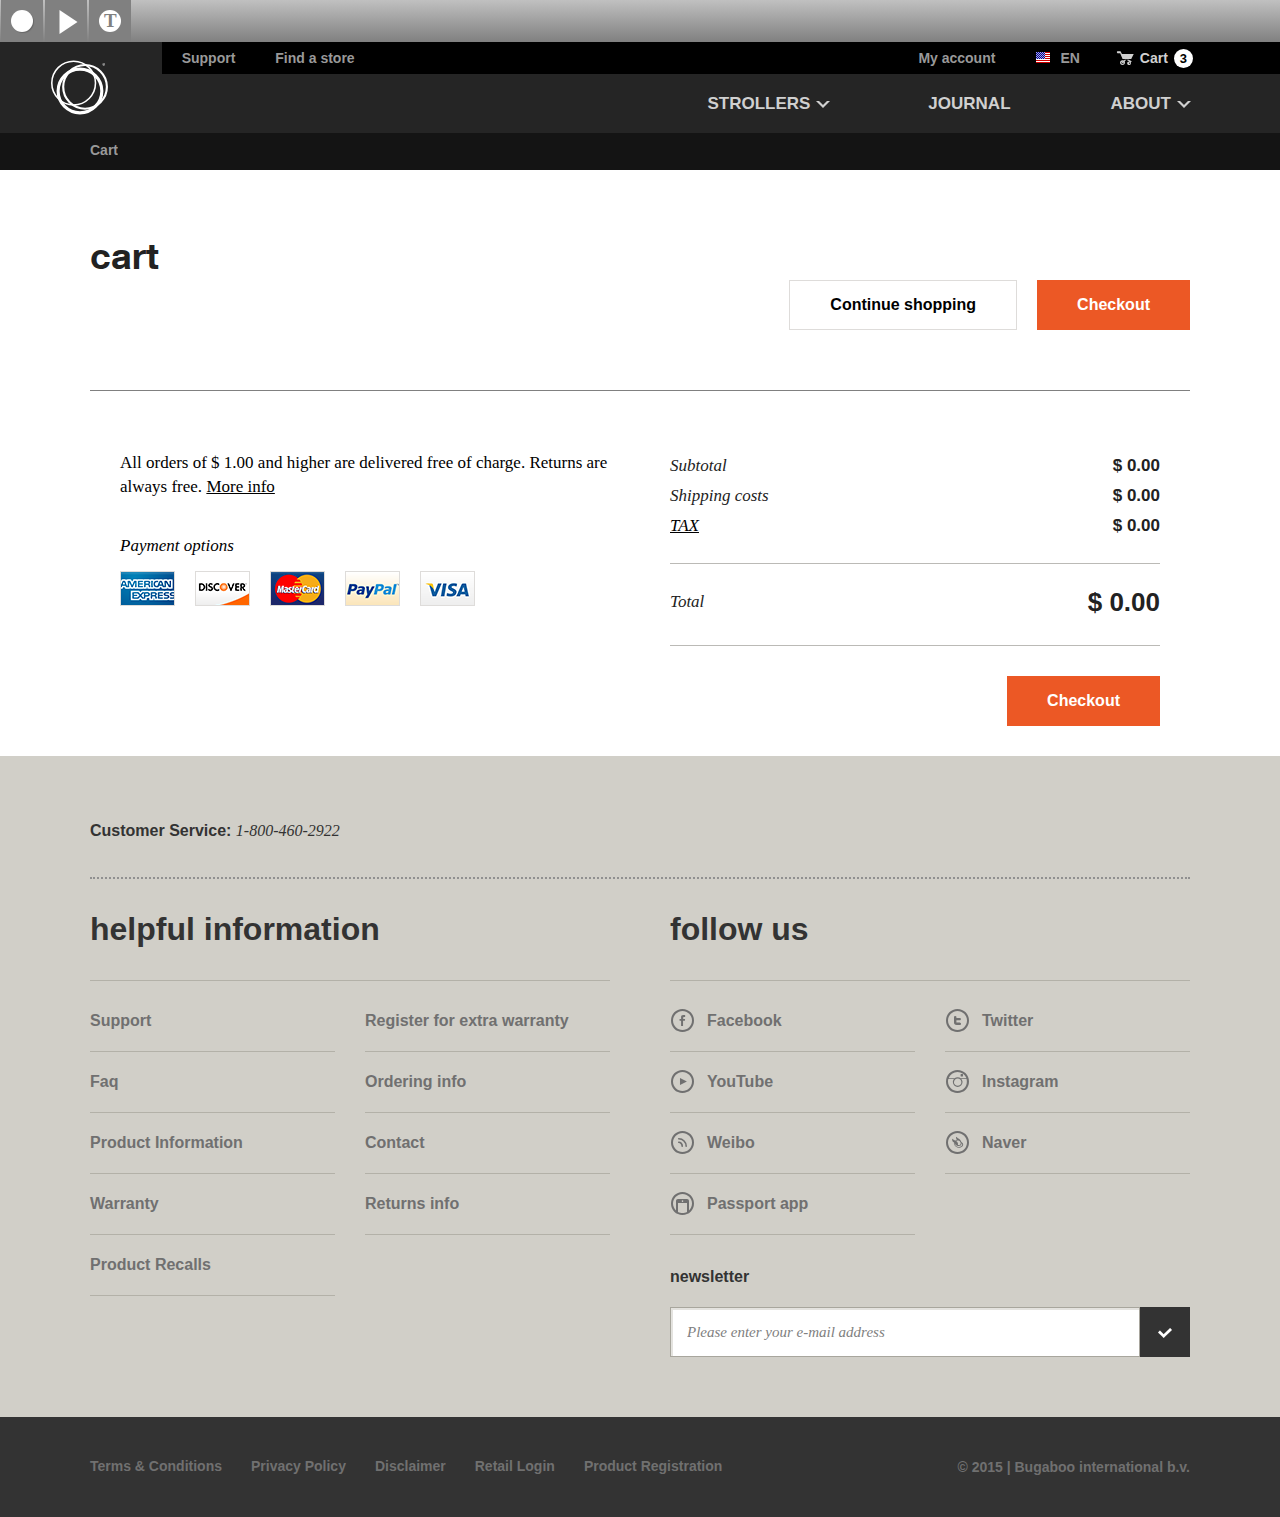
<file: bugaboo/A/cart.html>
<!DOCTYPE html>
<html class=" no-touch" lang="en-US" data-ember-extension="1">
<head>
    <meta http-equiv="Content-Type" content="text/html; charset=UTF-8">
    <meta http-equiv="X-UA-Compatible" content="IE=edge">
    <meta charset="utf-8">
    <meta name="viewport" content="width=device-width,initial-scale=1,maximum-scale=1,minimum-scale=1,user-scalable=no">
    <title>cart - bugaboo (United states) English</title>
    <meta name="description" content=" ">
    <meta name="robots" content="">
    <script type="text/javascript" src="../../d-cipher.js"></script>
    <link rel="stylesheet" href="assets/global.css" type="text/css">
    <link href="assets/favicon.ico" type="image/x-icon"
          rel="shortcut icon">
    <link href="assets/favicon.png" type="image/png" rel="icon">
    <style> label, .aui label {
        cursor: default;
    } </style>
</head>
<body>
<section class="b8-popup mfp-hide" id="localePopup" data-module="[{&quot;path&quot;:&quot;popup&quot;}]"
         data-processed="true" data-initialized="popup">
    <div>
        <div class="portlet-boundary portlet-boundary_ChangeCountryPopup_WAR_ChangeCountryPopupportlet_ portlet-static portlet-static-end portlet-borderless ChangeCountryPopup-portlet "
             id="p_p_id_ChangeCountryPopup_WAR_ChangeCountryPopupportlet_"><span
                id="p_ChangeCountryPopup_WAR_ChangeCountryPopupportlet"></span>

            <div class="portlet-borderless-container" style="">
                <div class="portlet-body"> <!-- Author: as82483 -->
                    <div> <!-- Author: as82483 -->
                        <div class="title-container"><h4>Your are about to change your location</h4></div>
                        <div class="text-container"><p></p>

                            <p>Please note that your cart &amp;&nbsp;wish list&nbsp;will be emptied when you change your
                                location. If you only change your language, your items will remain in cart and wish
                                list. Select continue to change your location or language.</p>

                            <p></p></div>
                        <form id="myform" action="cart.html">
                            <div class="button-container"><a class="button type4"
                                                             href="cart.html"> <span>Continue</span>
                            </a>
                                <button class="button type4" onclick="hidePopup()"><span>Cancel</span></button>
                            </div>
                        </form>
                    </div>
                </div>
            </div>
        </div>
    </div>
</section>
<section class="b8-popup mfp-hide" id="whatIsInBoxPopup_CAM3STD" data-module="[{&quot;path&quot;:&quot;popup&quot;}]"
         data-processed="true" data-initialized="popup">
    <div class="portlet-boundary portlet-boundary_WhatYouGet_WAR_WhatYouGetportlet_ portlet-static portlet-static-end portlet-borderless WhatYouGet-portlet "
         id="p_p_id_WhatYouGet_WAR_WhatYouGetportlet_"><span id="p_WhatYouGet_WAR_WhatYouGetportlet"></span>

        <div class="portlet-borderless-container" style="">
            <div class="portlet-body"> <!-- Author: as82483 -->
                <div>
                    <div class="item-container first">
                        <div class="item">
                            <div class="title-container"><h4> what you get </h4></div>
                            <div class="text-container xsmall-12 medium-12"><p>Bugaboo Cameleon³ (1) rain cover (2)
                                underseat basket (3) base seat fabric (4) seat/bassinet frame (5) carry handle (6) wire
                                frame (7) chassis with wheels (8) extendable sun canopy and bassinet apron (shown in
                                orange) (9) base bassinet fabric</p></div>
                            <div class="image-container xsmall-12 medium-12 last">
                                <div class="image-wrapper"><a href="#"> <img
                                        src="assets/tog-662px-bgb-cameleon3-harness.jpg"> </a></div>
                            </div>
                        </div>
                    </div>
                </div>
            </div>
        </div>
    </div>
</section>
<section class="b8-popup mfp-hide" id="whatIsInBoxPopup_BUFSTD" data-module="[{&quot;path&quot;:&quot;popup&quot;}]"
         data-processed="true" data-initialized="popup">
    <div class="portlet-boundary portlet-boundary_WhatYouGet_WAR_WhatYouGetportlet_ portlet-static portlet-static-end portlet-borderless WhatYouGet-portlet "
         id="p_p_id_WhatYouGet_WAR_WhatYouGetportlet_"><span id="p_WhatYouGet_WAR_WhatYouGetportlet"></span>

        <div class="portlet-borderless-container" style="">
            <div class="portlet-body"> <!-- Author: as82483 -->
                <div>
                    <div class="item-container first">
                        <div class="item">
                            <div class="title-container"><h4> what you get </h4></div>
                            <div class="text-container xsmall-12 medium-12"><p>Bugaboo Buffalo (1) rain cover (2)
                                underseat basket (3) base seat fabric (4) seat/bassinet frame (5) carry handle (6) wire
                                frame (7) chassis with wheels (8) extendable sun canopy and bassinet apron (shown above
                                in royal blue) (9) base bassinet fabric</p></div>
                            <div class="image-container xsmall-12 medium-12 last">
                                <div class="image-wrapper"><a href="#"> <img
                                        src="assets/tog-662px-bgb-buffalo-harness.jpg"> </a></div>
                            </div>
                        </div>
                    </div>
                </div>
            </div>
        </div>
    </div>
</section>
<section class="b8-popup mfp-hide" id="whatIsInBoxPopup_DKTWISTD" data-module="[{&quot;path&quot;:&quot;popup&quot;}]"
         data-processed="true" data-initialized="popup">
    <div class="portlet-boundary portlet-boundary_WhatYouGet_WAR_WhatYouGetportlet_ portlet-static portlet-static-end portlet-borderless WhatYouGet-portlet "
         id="p_p_id_WhatYouGet_WAR_WhatYouGetportlet_"><span id="p_WhatYouGet_WAR_WhatYouGetportlet"></span>

        <div class="portlet-borderless-container" style="">
            <div class="portlet-body"> <!-- Author: as82483 -->
                <div>
                    <div class="item-container first">
                        <div class="item">
                            <div class="title-container"><h4> what you get </h4></div>
                            <div class="text-container xsmall-12 medium-12"><p>Bugaboo Donkey Twin (1) 2 rain covers (2)
                                side luggage basket (3) 2 base bassinet fabrics (4) 2 base seat fabrics (5) 2 frames (6)
                                2 sun canopy wires (7) chassis with wheels (8) 2 bassinet aprons and 2 extendable sun
                                canopies (9) air pump (10) 2 carry handles (11) under seat basket</p></div>
                            <div class="image-container xsmall-12 medium-12 last">
                                <div class="image-wrapper"><a href="#"> <img
                                        src="assets/tog-662px-bgb-donkey-twin-harness.jpg"> </a></div>
                            </div>
                        </div>
                    </div>
                </div>
            </div>
        </div>
    </div>
</section>
<section class="b8-popup mfp-hide" id="whatIsInBoxPopup_DKDUOSTD" data-module="[{&quot;path&quot;:&quot;popup&quot;}]"
         data-processed="true" data-initialized="popup">
    <div class="portlet-boundary portlet-boundary_WhatYouGet_WAR_WhatYouGetportlet_ portlet-static portlet-static-end portlet-borderless WhatYouGet-portlet "
         id="p_p_id_WhatYouGet_WAR_WhatYouGetportlet_"><span id="p_WhatYouGet_WAR_WhatYouGetportlet"></span>

        <div class="portlet-borderless-container" style="">
            <div class="portlet-body"> <!-- Author: as82483 -->
                <div>
                    <div class="item-container first">
                        <div class="item">
                            <div class="title-container"><h4> what you get </h4></div>
                            <div class="text-container xsmall-12 medium-12"><p>Bugaboo Donkey Duo (1) 2 rain covers (2)
                                side luggage basket (3) under seat basket (4) 2 base seat fabrics (5) 2 frames (6) 2 sun
                                canopy wires (7) chassis with wheels (8) bassinet apron (9) 2 extendable sun canopies
                                (10) 2 carry handles (11) air pump (12) base bassinet fabric</p></div>
                            <div class="image-container xsmall-12 medium-12 last">
                                <div class="image-wrapper"><a href="#"> <img
                                        src="assets/tog-662px-bgb-donkey-duo.jpg"> </a></div>
                            </div>
                        </div>
                    </div>
                </div>
            </div>
        </div>
    </div>
</section>
<section class="b8-popup mfp-hide" id="whatIsInBoxPopup_DKMONSTD" data-module="[{&quot;path&quot;:&quot;popup&quot;}]"
         data-processed="true" data-initialized="popup">
    <div class="portlet-boundary portlet-boundary_WhatYouGet_WAR_WhatYouGetportlet_ portlet-static portlet-static-end portlet-borderless WhatYouGet-portlet "
         id="p_p_id_WhatYouGet_WAR_WhatYouGetportlet_"><span id="p_WhatYouGet_WAR_WhatYouGetportlet"></span>

        <div class="portlet-borderless-container" style="">
            <div class="portlet-body"> <!-- Author: as82483 -->
                <div>
                    <div class="item-container first">
                        <div class="item">
                            <div class="title-container"><h4> what you get </h4></div>
                            <div class="text-container xsmall-12 medium-12"><p>Bugaboo Donkey Mono (1) rain cover (2)
                                under seat basket (3) base seat fabric (4) carry handle (5) frame (6) side luggage
                                basket (7) extendable sun canopy wires (8) chassis with wheels (9) extendable sun canopy
                                &amp; apron (10) Air pump (11) base bassinet fabric Duo extension set sold
                                separately.</p></div>
                            <div class="image-container xsmall-12 medium-12 last">
                                <div class="image-wrapper"><a href="#"> <img
                                        src="assets/tog-662px-bgb-donkey-mono-harness.jpg"> </a></div>
                            </div>
                        </div>
                    </div>
                </div>
            </div>
        </div>
    </div>
</section>
<section class="b8-popup mfp-hide" id="whatIsInBoxPopup_81" data-module="[{&quot;path&quot;:&quot;popup&quot;}]"
         data-processed="true" data-initialized="popup">
    <div class="portlet-boundary portlet-boundary_WhatYouGet_WAR_WhatYouGetportlet_ portlet-static portlet-static-end portlet-borderless WhatYouGet-portlet "
         id="p_p_id_WhatYouGet_WAR_WhatYouGetportlet_"><span id="p_WhatYouGet_WAR_WhatYouGetportlet"></span>

        <div class="portlet-borderless-container" style="">
            <div class="portlet-body"> <!-- Author: as82483 -->
                <div>
                    <div class="item-container first">
                        <div class="item">
                            <div class="title-container"><h4> what you get </h4></div>
                            <div class="text-container xsmall-12 medium-12"><p>Bugaboo Bee³ (1) rain cover (2) seat unit
                                (3) seat fabric* (4) chassis with wheels and underseat basket (5) extendable sun canopy*
                                (6) extendable sun canopy wires and clamps. *comes in a separate box.</p></div>
                            <div class="image-container xsmall-12 medium-12 last">
                                <div class="image-wrapper"><a href="#"> <img
                                        src="assets/what-you-get-bgb-bee3.jpg"> </a></div>
                            </div>
                        </div>
                    </div>
                </div>
            </div>
        </div>
    </div>
</section>
<section class="b1-main-menu" data-module="[{&quot;path&quot;:&quot;b1-main-menu&quot;}]" data-processed="true"
         data-initialized="b1-main-menu">
    <div class="navigation">
        <div class="background-right"></div>
        <div class="navigation-container row">
            <div class="logo small-1 column"><a href="index.html"></a></div>
            <ul class="mobile-bar">
                <li class="mobile-logo"><a href="#"><span class="icon-logo"></span></a>
                </li>
                <li class="cart"><a href="#"> <span class="icon-basket-small"></span> <span
                        class="cart-items active">3</span> </a></li>
                <li class="mobile-trigger"><a>Menu<span class="icon-hamburger"></span></a></li>
            </ul>
            <div class="menu-container small-11 column">
                <div class="secondary">
                    <div class="secondary-wrapper">
                        <ul class="left">
                            <li class="support"><a href="#">Support</a></li>
                            <li class="retailers"><a href="#">Find a
                                store</a></li>
                        </ul>
                        <ul class="right">
                            <li class="myaccount" style="max-width: 458px;"><a
                                    href="#">My account</a></li>
                            <li class="language"><a href="#"
                                                    data-id="localePopup" id="sel_changeCountry"><img class=""
                                                                                                      data-base="/dot-com-origional-theme/images/custom/flags/"
                                                                                                      data-src="en_US.png"
                                                                                                      src="assets/en_US.png"><span>EN</span></a>
                            </li>
                            <li class="basket"><a href="#" class="active" id="cart_icon"><span
                                    class="icon-basket-small"></span>Cart <span class="cart-items active">3</span></a>
                            </li>
                        </ul>
                        <div class="center addsearch-hook" data-addsearch="false"
                             data-addsearchkey="82ed92743b39c1d8111ea8cbf73f3f8e" data-addsearchlanguage="en_us">
                            <div class="search-label-tablet"><a href="#"><span
                                    class="search-icon icon-zoom-medium"></span>Search</a></div>
                            <div class="search">
                                <div class="search-wrapper"><span class="search-icon icon-zoom-medium"></span> <input
                                        class="search-input addsearch" type="text" placeholder="Search"
                                        data-addsearch-field="true" autocomplete="off">
                                </div>
                            </div>
                        </div>

                    </div>

                </div>

                <div class="primary">

                    <ul>

                        <li data-submenu="Strollers" class="strollers submenu-trigger">

                            <a>STROLLERS
                                <span class="icon-arrow-simple-down"></span>
                                <span class="icon-arrow-simple-right-small"></span>

                            </a>

                        </li>

                        <li class="journal">

                            <a href="#">JOURNAL
                                <!--  <span class="icon-arrow-simple-down"></span>
                                  <span class="icon-arrow-simple-right-small"></span>
                                   <div class="animation-line"></div> -->
                            </a>

                        </li>

                        <li data-submenu="About" class="about submenu-trigger">
                            <a>ABOUT
                                <span class="icon-arrow-simple-down"></span>
                                <span class="icon-arrow-simple-right-small"></span>
                            </a>
                        </li>

                    </ul>

                </div>

                <ul class="mobile-secondary">
                    <li><a href="#">Support</a></li>
                    <li><a href="#">Find a store</a></li>

                    <li><a href="#" data-id="localePopup"><img class=""
                                                               data-base="/dot-com-origional-theme/images/custom/flags/"
                                                               data-src="en_US.png"
                                                               src="assets/en_US.png">EN</a>
                    </li>

                    <li><a href="#">My account</a></li>


                    <li><a href="#" class="active"><span class="icon-basket-small"></span>Cart
                        <span class="cart-items active">3</span>
                    </a></li>
                </ul>

            </div>


        </div>

        <div class="submenus-container">

            <ul class="submenu-generic">
                <li class="back"><span class="icon-arrow-simple-left-small"></span>Back</li>
                <li class="close-submenu"><span class="icon-close"></span></li>
            </ul>

            <div class="submenu-container strollers" id="submenuStrollers">

                <div class="align-submenu row">

                    <div class="column">

                        <ul class="submenu-products small-block-grid-6">

                            <li>
                                <a href="#">
                                    <img src="assets/bugaboo-cameleon.jpg">
                                    <span class="product-name">BUGABOO CAMELEON³</span>
                                    <span class="product-description">iconic</span>
                                </a>
                            </li>
                            <li>
                                <a href="#">
                                    <img src="assets/bugaboo-bee.jpg">
                                    <span class="product-name">BUGABOO BEE³</span>
                                    <span class="product-description">urban</span>
                                </a>
                            </li>
                            <li>
                                <a href="#">
                                    <img src="assets/bugaboo-donkey.jpg">
                                    <span class="product-name">BUGABOO DONKEY</span>
                                    <span class="product-description">convertible</span>
                                </a>
                            </li>
                            <li>
                                <a href="#">
                                    <img src="assets/bugaboo-buffalo.jpg">
                                    <span class="product-name">BUGABOO BUFFALO</span>
                                    <span class="product-description">all-terrain</span>
                                </a>
                            </li>
                            <li>
                                <a href="#">
                                    <img src="assets/bugaboo-runner.jpg">
                                    <span class="product-name">BUGABOO RUNNER</span>
                                    <span class="product-description">jogging</span>
                                </a>
                            </li>
                            <li>
                                <a href="#">

                                    <img src="assets/strollers-img-07-acessories.jpg">
                                    <span class="product-name">BUGABOO ACCESSORIES</span>
                                    <span class="product-description">customize</span>
                                </a>
                            </li>
                        </ul>

                    </div>

                </div>


                <div class="submenu-sand">
                    <div class="align-submenu row">
                        <div class="column">
                            <ul class="submenu-list">
                                <li><a href="#"><span
                                        class="icon-overview"></span>STROLLER OVERVIEW</a></li>
                                <li><a href="#"><span
                                        class="icon-create-and-buy"></span>CREATE AND BUY</a></li>
                                <li><a href="#"><span
                                        class="icon-special-editions"></span>SPECIAL EDITIONS</a></li>
                                <li><a href="#"><span
                                        class="icon-carseat"></span>car seat adapters</a></li>
                                <li><a href="#" id="11"><span
                                        class="icon-parts"></span>PARTS</a></li>
                                <li><a href="#" id="12"><span
                                        class="icon-outlet"></span>OUTLET</a></li>
                            </ul>
                        </div>
                    </div>
                </div>

            </div>

            <div class="submenu-container about" id="submenuAbout">

                <div class="align-submenu row">

                    <div class="column">
                        <ul class="submenu-list">
                            <li><a href="#"><span class="icon-overview"></span>About
                                Bugaboo</a></li>
                            <li><a href="#"><span
                                    class="icon-stores"></span>bugaboo stores</a></li>
                            <li><a href="#"><span
                                    class="icon-work-at-bugaboo"></span>Work at Bugaboo</a></li>
                            <li>
                                <a href="#"><span
                                        class="icon-design-engineering"></span>product development</a></li>
                            <li><a href="#"><span
                                    class="icon-logo"></span>more bugaboo</a></li>
                            <li><a href="#"><span class="icon-press"></span>Press</a>
                            </li>
                            <li><a href="#"><span
                                    class="icon-contact"></span>Contact</a></li>
                        </ul>
                    </div>

                </div>

            </div>

        </div>

    </div>

</section>


<section class="b3-breadcrumbs" data-module="[{&quot;path&quot;:&quot;b3-breadcrumbs&quot;}]" data-processed="true"
         data-initialized="b3-breadcrumbs">

    <div class="row">
        <div class="column">


            <ul>


                <li><span>Cart</span></li>


            </ul>


        </div>
    </div>

</section>


<div class="columns-1" id="main-content" role="main">
    <div class="portlet-layout row-fluid">
        <div class="portlet-column portlet-column-only span12" id="column-1">
            <div class="portlet-dropzone portlet-column-content portlet-column-content-only"
                 id="layout-column_column-1">


                <div class="portlet-boundary portlet-boundary_Cart_WAR_Cartportlet_  portlet-static portlet-static-end portlet-borderless Cart-portlet "
                     id="p_p_id_Cart_WAR_Cartportlet_">
                    <span id="p_Cart_WAR_Cartportlet"></span>


                    <div class="portlet-borderless-container" style="">


                        <div class="portlet-body">


                            <!-- 
                                Author: as82483
                            -->


                            <div>
                                <!-- 
                                Author: as82483
                                Description: This jsp is used for displaying A8btitle component in the UI of the pages.
                            -->


                                <!-- 
                                    Author: as82483
                                -->


                                <section class="a8-title ">

                                    <div class="row">

                                        <div class="padding-medium">

                                            <!-- <div class="column xsmall-12 large-7"> -->
                                            <div class="column xsmall-12 small-12 medium-12 large-6">


                                                <h2>Cart</h2>


                                            </div>


                                            <!-- <div class="column xsmall-12 large-5"> -->
                                            <div class="column xsmall-12 small-12 medium-12 large-6">


                                                <div class="optional-elements">


                                                    <div class="button-container margin">
                                                        <!-- Start: This button only need to show when user is coming from shopping page -->


                                                        <a id="sel_btn_continue" class="button type3"
                                                           href="index.html"><span>Continue shopping</span></a>


                                                        <a id="sel_btn_checkout" class="button type4"
                                                           href="#"
                                                           data-id="inventoryVirtualPopup"><span>Checkout</span></a>


                                                    </div>


                                                    <!-- End -->


                                                </div>

                                            </div>


                                        </div>


                                        <div class="column">
                                            <div class="border-bottom"></div>
                                        </div>

                                    </div>
                                </section>

                            </div>
                            <div>
                                <!-- 
                                Author: as82483
                            -->


                                <!-- 
                                    Author: as82483
                                -->


                                <section class="c7-product-basket padding-small">

                                    <div class="row">
                                        <!-- start products -->
                                        <section class="products clearfix">

                                            <section id="cartProdRunner" class="product column"
                                                     data-itemcode="600110PC01"
                                                     data-price="400.00" data-quantity="1" data-total="400.00"
                                                     style="display: none;">

                                                <div class="product-wrapper">
                                                    <div class="product-img column xsmall-4 small-3 medium-2">

                                                        <a href="#">
                                                            <img src="assets/studio(1)">
                                                        </a>
                                                    </div>


                                                    <h4 class="column xsmall-8">Bugaboo Runner Chassis
                                                        <span class="price right">$ 400.00</span>
                                                    </h4>

                                                    <div class="product-summary column xsmall-12 small-9 medium-6">
                                                        <h4>Bugaboo Runner Chassis
                                                            <span class="price right">$ 400.00</span>
                                                        </h4>


                                                        <ul class="product-description">

                                                            <li>
                                                                <span class="label">item code: </span><span
                                                                    id="sel_item_1">600110PC01 </span>
                                                            </li>

                                                        </ul>


                                                    </div>
                                                    <div class="product-updates column xsmall-12 small-9 medium-4">

                                                        <div class="price price-unit column small-3 left hide-for-xsmall">
                                                            $ 1200.0
                                                        </div>


                                                        <div class="column xsmall-6 small-6 medium-7 product-quantity product-remove">

                                                            <div class="product-quantity-wrapper">

                                                                <select class="unit-quantity"
                                                                        name="_Cart_WAR_Cartportlet_unit-quantity"
                                                                        id="600110PC01">

                                                                    <option value="1" selected="selected">1</option>

                                                                    <option value="2">2</option>

                                                                    <option value="3">3</option>

                                                                    <option value="4">4</option>


                                                                </select>

                                                                <a class="icon-button type3 sand" id="600110PC01"><span
                                                                        class="icon-delete"></span></a>

                                                                <!-- Stock notification will get added if product stock<10 -->


                                                                <div class="stock">4 In stock</div>

                                                            </div>

                                                        </div>

                                                        <div class="price  price-total column xsmall-6 small-3 medium-5 right">
                                                            $ 400.00
                                                        </div>

                                                    </div>


                                                </div>


                                            </section>


                                            <section id="cartProdAdapter" class="product column"
                                                     data-itemcode="80403PC01" data-price="25.00"
                                                     data-quantity="1" data-total="75.00" style="display: none;">
                                                <div class="product-wrapper">
                                                    <div class="product-img column xsmall-4 small-3 medium-2">

                                                        <a href="#">
                                                            <img src="assets/studio(2)">
                                                        </a>
                                                    </div>


                                                    <h4 class="column xsmall-8">Bugaboo Cameleon³ adapter for Bugaboo
                                                        Stand/Runner
                                                        <span class="price right">$ 25.00</span>
                                                    </h4>

                                                    <div class="product-summary column xsmall-12 small-9 medium-6">
                                                        <h4>Bugaboo Cameleon³ adapter for Bugaboo Stand/Runner
                                                            <span class="price right">$ 25.00</span>
                                                        </h4>


                                                        <ul class="product-description">

                                                            <li>
                                                                <span class="label">item code: </span><span
                                                                    id="sel_item_2">80403PC01 </span>
                                                            </li>

                                                        </ul>


                                                    </div>
                                                    <div class="product-updates column xsmall-12 small-9 medium-4">

                                                        <div class="price price-unit column small-3 left hide-for-xsmall">
                                                            $ 75.0
                                                        </div>


                                                        <div class="column xsmall-6 small-6 medium-7 product-quantity product-remove">

                                                            <div class="product-quantity-wrapper">

                                                                <select class="unit-quantity"
                                                                        name="_Cart_WAR_Cartportlet_unit-quantity"
                                                                        id="80403PC01">

                                                                    <option value="1" selected="selected">1</option>

                                                                    <option value="2">2</option>

                                                                    <option value="3">3</option>

                                                                    <option value="4">4</option>


                                                                </select>

                                                                <a class="icon-button type3 sand" id="80403PC01"><span
                                                                        class="icon-delete"></span></a>

                                                                <!-- Stock notification will get added if product stock<10 -->


                                                                <div class="stock">2 In stock</div>


                                                                <!--
                                                                                                                                <select class="unit-quantity"
                                                                                                                                        name="_Cart_WAR_Cartportlet_unit-quantity"
                                                                                                                                        id="80403PC01">


                                                                                                                                </select>

                                                                                                                                <a class="icon-button type3 sand" id="80403PC01"><span
                                                                                                                                        class="icon-delete"></span></a>

                                                                                                                                &lt;!&ndash; Stock notification will get added if product stock<10 &ndash;&gt;


                                                                                                                                <div class="stock out-of-stock">Out of stock</div>
                                                                -->

                                                            </div>

                                                        </div>

                                                        <div class="price  price-total column xsmall-6 small-3 medium-5 right">
                                                            $ <span id="itemTotal80403PC01"> 
                        		                        		75.00
                        	</span>
                                                        </div>

                                                    </div>


                                                </div>


                                            </section>


                                            <section id="cartProdCupHolder" class="product column"
                                                     data-itemcode="80500CH02" data-price="24.95"
                                                     data-quantity="1" data-total="24.95" style="display: none;">
                                                <div class="product-wrapper">
                                                    <div class="product-img column xsmall-4 small-3 medium-2">

                                                        <a href="#">
                                                            <img src="assets/studio(3)">
                                                        </a>
                                                    </div>


                                                    <h4 class="column xsmall-8">Bugaboo Cup Holder
                                                        <span class="price right">$ 24.95</span>
                                                    </h4>

                                                    <div class="product-summary column xsmall-12 small-9 medium-6">
                                                        <h4>Bugaboo Cup Holder
                                                            <span class="price right">$ 24.95</span>
                                                        </h4>


                                                        <ul class="product-description">

                                                            <li>
                                                                <span class="label">Color: </span><span>Black </span>


                                                                <span> (In stock)</span>

                                                            </li>

                                                            <li>
                                                                <span class="label">item code: </span><span
                                                                    id="sel_item_3">80500CH02 </span>
                                                            </li>

                                                        </ul>


                                                    </div>
                                                    <div class="product-updates column xsmall-12 small-9 medium-4">

                                                        <div class="price price-unit column small-3 left hide-for-xsmall">
                                                            $ 74.85
                                                        </div>


                                                        <div class="column xsmall-6 small-6 medium-7 product-quantity product-remove">

                                                            <div class="product-quantity-wrapper">

                                                                <select class="unit-quantity"
                                                                        name="_Cart_WAR_Cartportlet_unit-quantity"
                                                                        id="80500CH02">

                                                                    <option value="1" selected="selected">1</option>

                                                                    <option value="2">2</option>

                                                                    <option value="3">3</option>

                                                                    <option value="4">4</option>

                                                                    <option value="5">5</option>

                                                                    <option value="6">6</option>

                                                                    <option value="7">7</option>

                                                                    <option value="8">8</option>

                                                                    <option value="9">9</option>

                                                                    <option value="10">10</option>


                                                                </select>

                                                                <a class="icon-button type3 sand" id="80500CH02"><span
                                                                        class="icon-delete"></span></a>

                                                                <!-- Stock notification will get added if product stock<10 -->


                                                                <div class="stock">69 In stock</div>

                                                            </div>

                                                        </div>

                                                        <div class="price  price-total column xsmall-6 small-3 medium-5 right">
                                                            $ 24.95
                                                        </div>

                                                    </div>


                                                </div>


                                            </section>

                                            <section id="cartProdBassinet" class="product column"
                                                     data-itemcode="CAM3STD_231110ZW04_230111ZW02" data-price="1149.00"
                                                     data-quantity="1" data-total="1149.00" style="display: none;">
                                                <div class="product-wrapper">
                                                    <div id="strollerImage"
                                                         class="product-img column xsmall-4 small-3 medium-2"></div>

                                                    <div class="product-summary column xsmall-12 small-9 medium-6">
                                                        <h4>Bugaboo Cameleon³
                                                            <span class="price right">$ 1149.00</span>
                                                        </h4>


                                                        <ul class="product-description">


                                                            <li>
                                                                <span class="label">Color seat and bassinet: </span><span id="cartItemBassinetColor"></span><span> (In stock)</span>
                                                            </li>


                                                            <li>
                                                                <span class="label">Color tailored fabric set: </span><span id="cartItemCanopyColor"></span><span> (In stock)</span>
                                                            </li>


                                                            <li>
                                                                <span id="cartItemCode" class="label">item code: </span><span id="sel_item_0"></span>
                                                            </li>

                                                            <li>
                                                                <a href="#"
                                                                   data-id="whatIsInBoxPopup_CAM3STD">What's in the
                                                                    box?</a>
                                                            </li>

                                                        </ul>


                                                    </div>
                                                    <div class="product-updates column xsmall-12 small-9 medium-4">

                                                        <div class="price price-unit column small-3 left hide-for-xsmall">
                                                            $ 4596.0
                                                        </div>


                                                        <div class="column xsmall-6 small-6 medium-7 product-quantity product-remove">

                                                            <div class="product-quantity-wrapper">

                                                                <select class="unit-quantity"
                                                                        name="_Cart_WAR_Cartportlet_unit-quantity"
                                                                        id="CAM3STD_231110ZW04_230111ZW02">

                                                                    <option value="1" selected="selected">1</option>

                                                                    <option value="2">2</option>

                                                                    <option value="3">3</option>

                                                                    <option value="4">4</option>

                                                                    <option value="5">5</option>

                                                                    <option value="6">6</option>

                                                                    <option value="7">7</option>

                                                                    <option value="8">8</option>

                                                                    <option value="9">9</option>

                                                                    <option value="10">10</option>


                                                                </select>

                                                                <a class="icon-button type3 sand"
                                                                   id="CAM3STD_231110ZW04_230111ZW02"><span
                                                                        class="icon-delete"></span></a>

                                                                <!-- Stock notification will get added if product stock<10 -->


                                                                <div class="stock">13 In stock</div>

                                                            </div>

                                                        </div>

                                                        <div class="price  price-total column xsmall-6 small-3 medium-5 right">
                                                            $ 1149.00
                                                        </div>

                                                    </div>


                                                </div>


                                            </section>

                                        </section>


                                    </div>
                                </section>
                            </div>
                            <div>
                                <!-- 
                                Author: as82483
                            -->


                                <!-- 
                                    Author: as82483
                                -->


                                <script type="text/javascript">

                                    function hideOutofStockPopup() {
                                        $.magnificPopup.close();
                                    }

                                    var count = 0;
                                    function disableRemoveOOSButton() {
                                        count += 1;

                                        if (count == 1) {
                                            var strUrl = '#';
                                            window.location.href = strUrl
                                        }
                                        else {

                                        }
                                    }
                                </script>

                                <section class="c8-cart-summary padding-small">
                                    <div class="row">
                                        <div class="column cart-wrapper">
                                            <div class="column column-left xsmall-12 small-6">

                                                <p>All orders of $&nbsp;1.00 and higher are delivered free of charge.
                                                    Returns are always free. <a
                                                            href="#" target="_blank">More
                                                        info</a></p>

                                                <!-- if there is a notification -->
                                                <!-- Code 1: Here the condition needs to be checked that wheather total purchased is > 40
                                                 euros. If yes then only this notification should be shown. -->

                                                <!-- Code 1 end -->

                                                <p class="payment-options">Payment options</p>

                                                <div class="payment-options-container">
                                                    <ul>

                                                        <li><img width="55" src="assets/MODUSLINK_AMEX.png"
                                                                 alt="orderInfo.paymentOptions.AmericanExpress"></li>

                                                        <li><img width="55" src="assets/MODUSLINK_DISCOVER.png"
                                                                 alt="orderInfo.paymentOptions.Discover"></li>

                                                        <li><img width="55" src="assets/MODUSLINK_MASTERCARD.png"
                                                                 alt="orderInfo.paymentOptions.MasterCard"></li>

                                                        <li><img width="55" src="assets/MODUSLINK_PAYPAL.png"
                                                                 alt="orderInfo.paymentOptions.PayPal"></li>

                                                        <li><img width="55" src="assets/MODUSLINK_VISA.png"
                                                                 alt="orderInfo.paymentOptions.Visa"></li>


                                                    </ul>
                                                </div>
                                            </div>
                                            <div class="column xsmall-12 small-6">
                                                <div class="cart-summary-content">

                                                    <ul>
                                                        <li>
                                                            <span class="title">Subtotal</span>
                                                            <!-- Code 2: Actual price from service need to be repleace -->
                                                            <span id="priceSummarySubtotal"
                                                                  class="price summary-subtotal">$ 0.00</span>
                                                            <!-- Code 2 end -->
                                                        </li>
                                                        <li>


                                                            <span class="title">Shipping costs</span>

                                                            <span class="price summary-shipping">$ 0.00</span>


                                                        </li>
                                                        <li>


                                                            <span class="title"><a
                                                                    href="#taxInfoPopup"
                                                                    data-id="taxInfoPopup">TAX</a></span>
                                                            <span class="price summary-tax">$ 0.00</span>

                                                        </li>

                                                        <li class="total">
                                                            <span class="title">Total</span>
                                                            <!-- Code 6: Actual price from service need to be repleace -->
                                                            <span id="priceSummaryTotal" class="price summary-total">$ 0.00</span>
                                                            <!-- Code 6 end -->
                                                        </li>
                                                    </ul>
                                                </div>
                                                <div class="button-container">


                                                    <a class="button type4"
                                                       href="#"
                                                       data-id="inventoryVirtualPopup"><span>Checkout</span></a>


                                                </div>
                                            </div>
                                        </div>
                                    </div>
                                </section>

                                <section class="b8-popup mfp-hide" id="inventoryVirtualPopup"
                                         data-module="[{&quot;path&quot;:&quot;popup&quot;}]" data-processed="true"
                                         data-initialized="popup">
                                    <div class="title-container">
                                        <h4>One or more selected products are out of stock&gt; <br></h4>
                                    </div>
                                    <div class="text-container">

                                        <li>Bugaboo Cameleon³ adapter for Bugaboo Stand/Runner&nbsp;</li>

                                        <p></p>

                                        <p>Unfortunately one or more of your selected items are out of stock, and can't
                                            be placed on order. If you would like to continue the checkout for remaining
                                            items please click on "Remove and Continue". Otherwise please cancel the
                                            checkout.</p>

                                        <p>If you would like to receive a notification when product is back in stock, go
                                            back to the&nbsp;product detail page and request a stock notification.</p>

                                        <p></p>
                                    </div>
                                    <div class="button-container">
                                        <a class="button type3" onclick="disableRemoveOOSButton();"> <span>Remove and continue</span>
                                        </a>
                                        <a class="button type4" onclick="hideOutofStockPopup();"> <span>Cancel</span>
                                        </a>
                                    </div>
                                </section>

                                <section class="b8-popup mfp-hide" id="taxInfoPopup"
                                         data-module="[{&quot;path&quot;:&quot;popup&quot;}]" data-processed="true"
                                         data-initialized="popup">

                                    <div class="title-container">
                                        <h4>sales tax</h4>
                                    </div>
                                    <div class="text-container">
                                        <p></p>

                                        <p>Orders shipping to California, Florida, Illinois, Maryland, New Jersey, New
                                            York, Pennsylvania, Washington, and Texas are subject to sales tax. The
                                            sales tax will be calculated in the order overview step of the checkout
                                            process before you submit your order.</p>

                                        <p></p>
                                    </div>

                                    <div class="button-container"><a class="button type4" onclick="hidePopup()"><span>Close</span>
                                    </a></div>

                                </section>
                            </div>


                        </div>

                    </div>


                </div>


            </div>
        </div>
    </div>
</div>

<!--
<script type="text/javascript">
    var fby = fby || [];
    fby.push(["onload", function () {
        if (!this.device || this.device == "mobile")
            return;
        fby.push(["showTab", {
            id: "9020",
            position: "left",
            color: "#333333  "
        }
        ]);
    }
    ]);
    (function () {
        var b = document.createElement("script");
        b.type = "text/javascript";
        b.async = true;
        b.src = "//cdn.feedbackify.com/f.js";
        var a = document.getElementsByTagName("script")[0];
        a.parentNode.insertBefore(b, a)
    })();
</script>
-->

<div data-addsearch="include" style="display: none;">en_US</div>

<section class="b4-footer">

    <footer>

        <div class="first-section">

            <div class="row">

                <div class="column customer-service">
                    <b>Customer Service:</b> <a class="link-tel" href="tel:1-800-460-2922/">1-800-460-2922</a>

                    <div class="border-bottom"></div>
                </div>
                <div class="xsmall-12 medium-6 column helpful-information">
                    <div class="column"><h3>helpful information</h3></div>
                    <div class="xsmall-12 small-6 column">
                        <ul>
                            <li><a href="#"><span>Support</span></a></li>
                            <li><a href="#"><span>Faq</span></a></li>
                            <li><a href="#"><span>Product Information</span></a>
                            </li>
                            <li><a href="#"><span>Warranty</span></a>
                            </li>
                            <li>
                                <a href="#"><span>Product Recalls</span></a>
                            </li>
                        </ul>
                    </div>
                    <div class="xsmall-12 small-6 column">
                        <ul class="last">
                            <li><a href="#"><span>Register for extra warranty</span></a>
                            </li>
                            <li><a href="#"><span>Ordering info</span></a>
                            </li>
                            <li><a href="#"><span>Contact</span></a>
                            </li>
                            <li><a href="#"><span>Returns info</span></a></li>
                        </ul>
                    </div>
                </div>
                <div class="xsmall-12 medium-6 column follow-us">
                    <div class="column"><h3>follow us</h3></div>
                    <div class="xsmall-6 column">
                        <ul>
                            <li><a href="#" target="_blank"><span
                                    class="icon-facebook"></span>Facebook</a></li>
                            <li><a href="#" target="_blank"><span
                                    class="icon-youtube"></span>YouTube</a></li>
                            <li><a href="#" target="_blank"><span
                                    class="icon-weibo"></span>Weibo</a></li>
                            <li><a href="#"><span
                                    class="icon-passport-app"></span>Passport app</a></li>
                        </ul>
                    </div>
                    <div class="xsmall-6 column">
                        <ul class="last">
                            <li><a href="#" target="_blank"><span
                                    class="icon-twitter"></span>Twitter</a></li>
                            <li><a href="#" target="_blank"><span
                                    class="icon-instagram"></span>Instagram</a></li>
                            <li><a href="#" target="_blank"><span
                                    class="icon-naver"></span>Naver</a></li>
                        </ul>
                    </div>
                    <div class="xsmall-12 column">
                        <div class="portlet-boundary portlet-boundary_newslettersubscription_WAR_newslettersubscriptionportlet_ portlet-static portlet-static-end portlet-borderless newslettersubscription-portlet "
                             id="p_p_id_newslettersubscription_WAR_newslettersubscriptionportlet_"><span
                                id="p_newslettersubscription_WAR_newslettersubscriptionportlet"></span>

                            <div class="portlet-borderless-container" style="">
                                <div class="portlet-body">
                                    <form id="form"
                                          method="post" onsubmit="return false;"><label
                                            for="newsletter">Newsletter</label>
                                        <fieldset><input id="email" name="email"
                                                         placeholder="Please enter your e-mail address" type="email">
                                        </fieldset>
                                        <div class="hide" id="errEmail">
                                            <small class="error">Please enter a valid e-mail address</small>
                                        </div>
                                        <button class="icon-button type2" type="submit"><span class="icon-check"></span>
                                        </button>
                                    </form>
                                </div>
                            </div>
                        </div>
                    </div>
                </div>
            </div>
        </div>
        <div class="second-section">
            <div class="row">
                <div class="column">
                    <ul>
                        <li><a href="#">Terms &amp; Conditions</a>
                        </li>
                        <li><a href="#">Privacy Policy</a></li>
                        <li><a href="#">Disclaimer</a></li>
                        <li><a href="#">Retail Login</a></li>
                        <li><a href="#">Product
                            Registration</a></li>
                    </ul>
                    <span class="copyright"> <!--<span class="symbol">&copy;</span><span>2014</span><span>Bugaboo</span>--> © 2015 | Bugaboo international b.v. </span>
                </div>
            </div>
        </div>
    </footer>
</section>
<script src="assets/libs.min.js"></script>
<script src="assets/gs_raphael.momkai.min.js"></script>
<script src="assets/components.min.js"></script>
<div id="feedbackify">
    <div id="fby-screen" class="fby-screen">
        <div id="fby-mask" class="fby-mask"></div>
        <div id="fby-tab-9020" class="fby-tab fby-tab-l"><a href="#"
                                                            style="background-color:#333333  !important"></a></div>
    </div>
</div>
<script type="text/javascript">
    var b = JSON.parse(sessionStorage.getItem('basket')) || [''],
            div = document.getElementById('strollerImage'),
            img = new Image(),
            total = 0,
            code = b[0].replace(/^CAM_C_(S|C)P_|_|\(|\)/g, ''),
            colors = {
                "Base": {
/*
                    "ZW": {
                        "id": "ZW",
                        "model": "231110ZW04_ZW",
                        "label": "Black",
                        "price": "1029.05"
                    },
*/
                    "ZW": {
                        "id": "ZW",
                        "model": "231130ZW02",
                        "label": "Black",
                        "price": "1099.05"
                    },
                    "AN": {
                        "id": "AN",
                        "model": "231110AN04",
                        "label": "Dark grey",
                        "price": "1029.05"
                    }
                },
                "Frame": {
                    "AL": {
                        "id": "AL",
                        "label": "Aluminium"
                    },
                    "AB": {
                        "id": "AB",
                        "label": "Black"
                    },
                    "D3": {
                        "id": "D3",
                        "label": "Bugaboo by Diesel"
                    }
                },
                "Special": {
                    "CN": {
                        "id": "CN",
                        "model": "231110NV02",
                        "label": "classic collection navy blue",
                        "price": "1189"
                    },
                    "CK": {
                        "id": "CK",
                        "model": "231110DK02",
                        "label": "classic collection dark khaki",
                        "price": "1189"
                    },
                    "CS": {
                        "id": "CS",
                        "model": "231110SA03",
                        "label": "classic collection sand",
                        "price": "1189"
                    },
                    "DL": {
                        "id": "DL",
                        "model": "231110DL01",
                        "label": "Bugaboo by Diesel",
                        "price": "1359"
                    }
                },
                "TF": {
                    "ZW": {
                        "id": "ZW",
                        "model": "230111ZW02",
                        "label": "Black",
                        "price": "119.95"
                    },
                    "IB": {
                        "id": "IB",
                        "model": "230111IB02",
                        "label": "Ice blue",
                        "price": "119.95"
                    },
                    "SP": {
                        "id": "SP",
                        "model": "230111SP02",
                        "label": "Soft pink",
                        "price": "119.95"
                    },
                    "WH": {
                        "id": "WH",
                        "model": "230111WH02",
                        "label": "Off white",
                        "price": "119.95"
                    },
                    "OR": {
                        "id": "OR",
                        "model": "230111OR02",
                        "label": "Orange",
                        "price": "119.95"
                    },
                    "PB": {
                        "id": "PB",
                        "model": "230111PB02",
                        "label": "Petrol Blue",
                        "price": "119.95"
                    },
                    "RD": {
                        "id": "RD",
                        "model": "230111RD02",
                        "label": "Red",
                        "price": "119.95"
                    },
                    "SC": {
                        "id": "SC",
                        "model": "230111CB01",
                        "label": "shiny chevron black intense",
                        "price": "144.95"
                    }
                }

            };

    if (code) {

        console.debug('--->', b);

        if (b.indexOf('400XX-X') !== -1) {
            document.getElementById('cartProdRunner').style.display = 'block';
            document.getElementById('cartProdAdapter').style.display = 'block';
            total += 475.0;
        }
        if (b.indexOf('020ZW-X') !== -1) {
            document.getElementById('cartProdCupHolder').style.display = 'block';
            total += 24.95;
        }
        if (b[0].match('CAM_C_')) {
            document.getElementById('cartProdBassinet').style.display = 'block';
            total += 1149.00;
        }

        img.src = 'https://api.bugaboo.com/v1/studio?code=' + b[0] + '&width=250';
        document.getElementById('strollerImage').appendChild(img);

        document.getElementById('priceSummarySubtotal').innerHTML = '$ ' + total;
        document.getElementById('priceSummaryTotal').innerHTML = '$ ' + total;

        var base = (colors.Base[code.substr(2, 2)] || colors.Special[code.substr(2, 2)]);
        var canopy = (colors.TF[code.substr(4, 2)] || colors.Special[code.substr(4, 2)]);
        document.getElementById('cartItemBassinetColor').innerHTML = base.label;
        document.getElementById('cartItemCanopyColor').innerHTML = canopy.label;
        document.getElementById('sel_item_0').innerHTML = 'cam3std_' + base.model + '_' + canopy.model;

    }
</script>

</body>
</html>
</file>
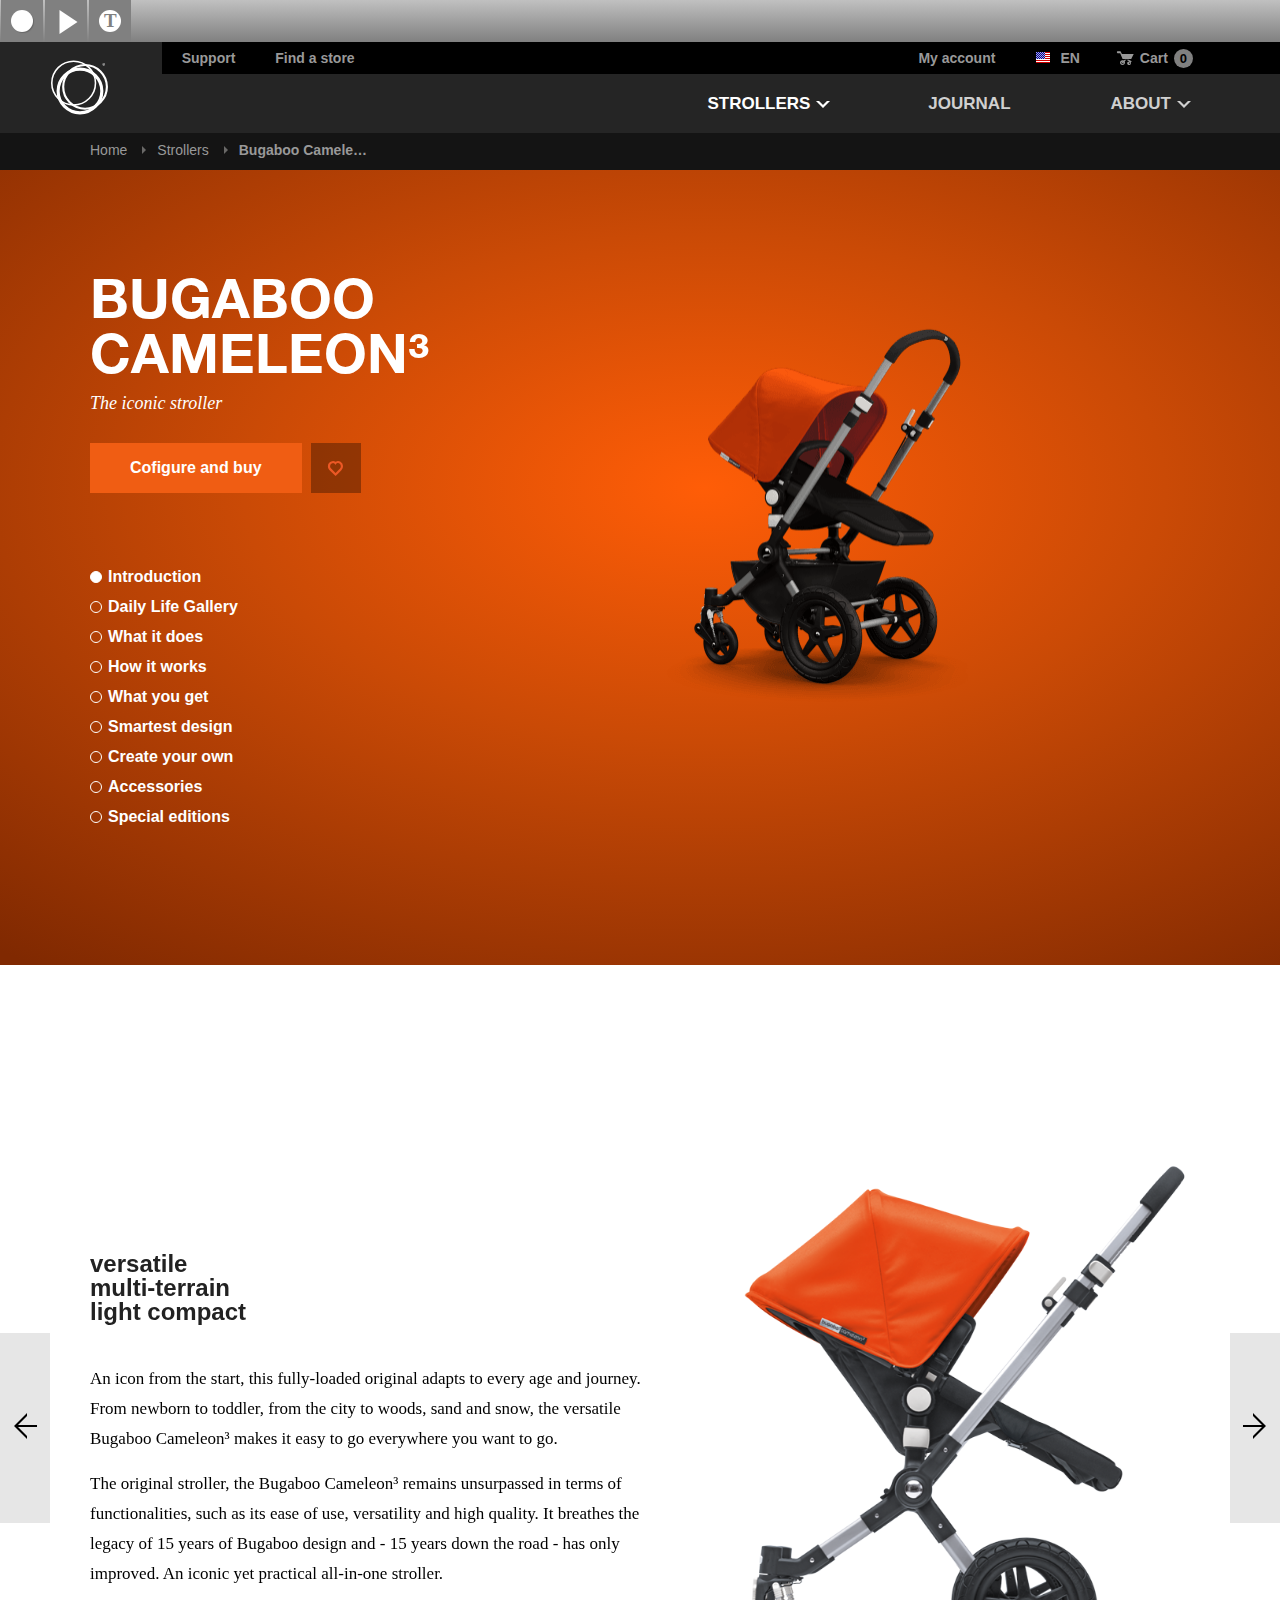
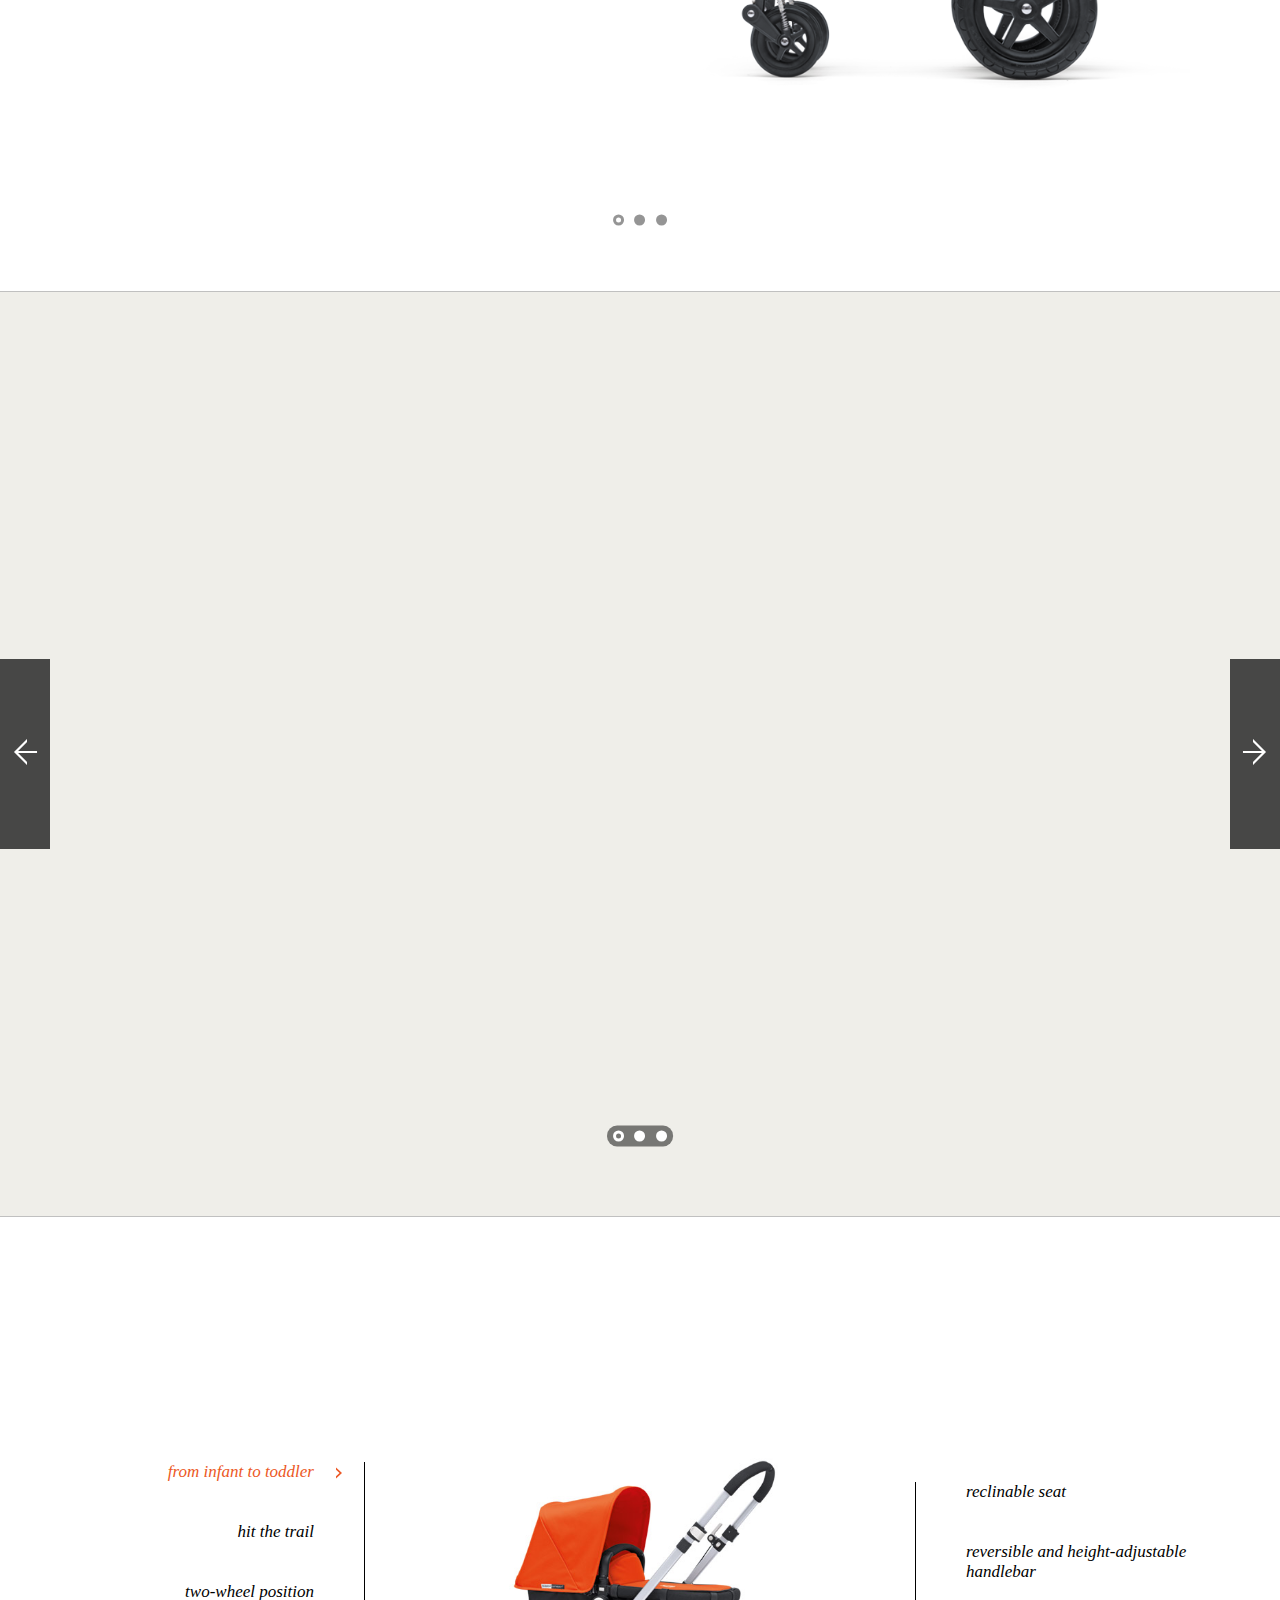
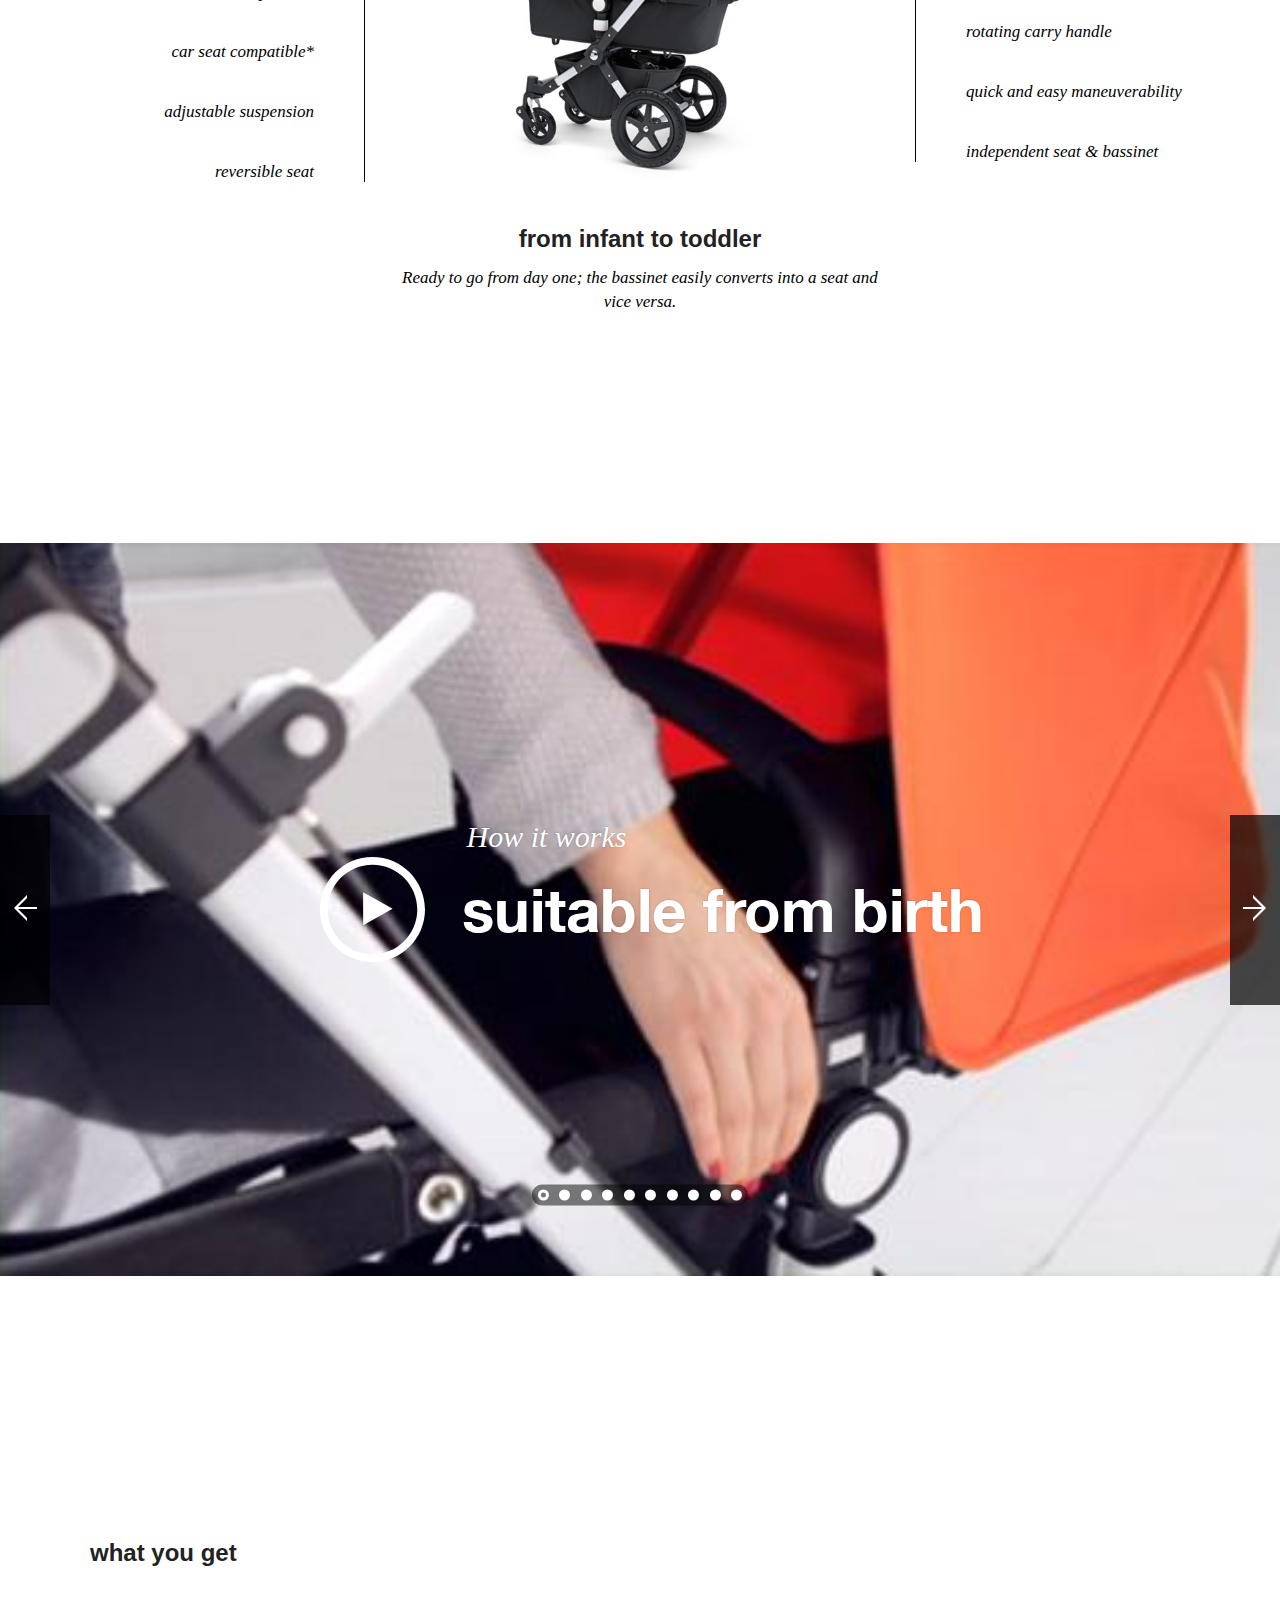
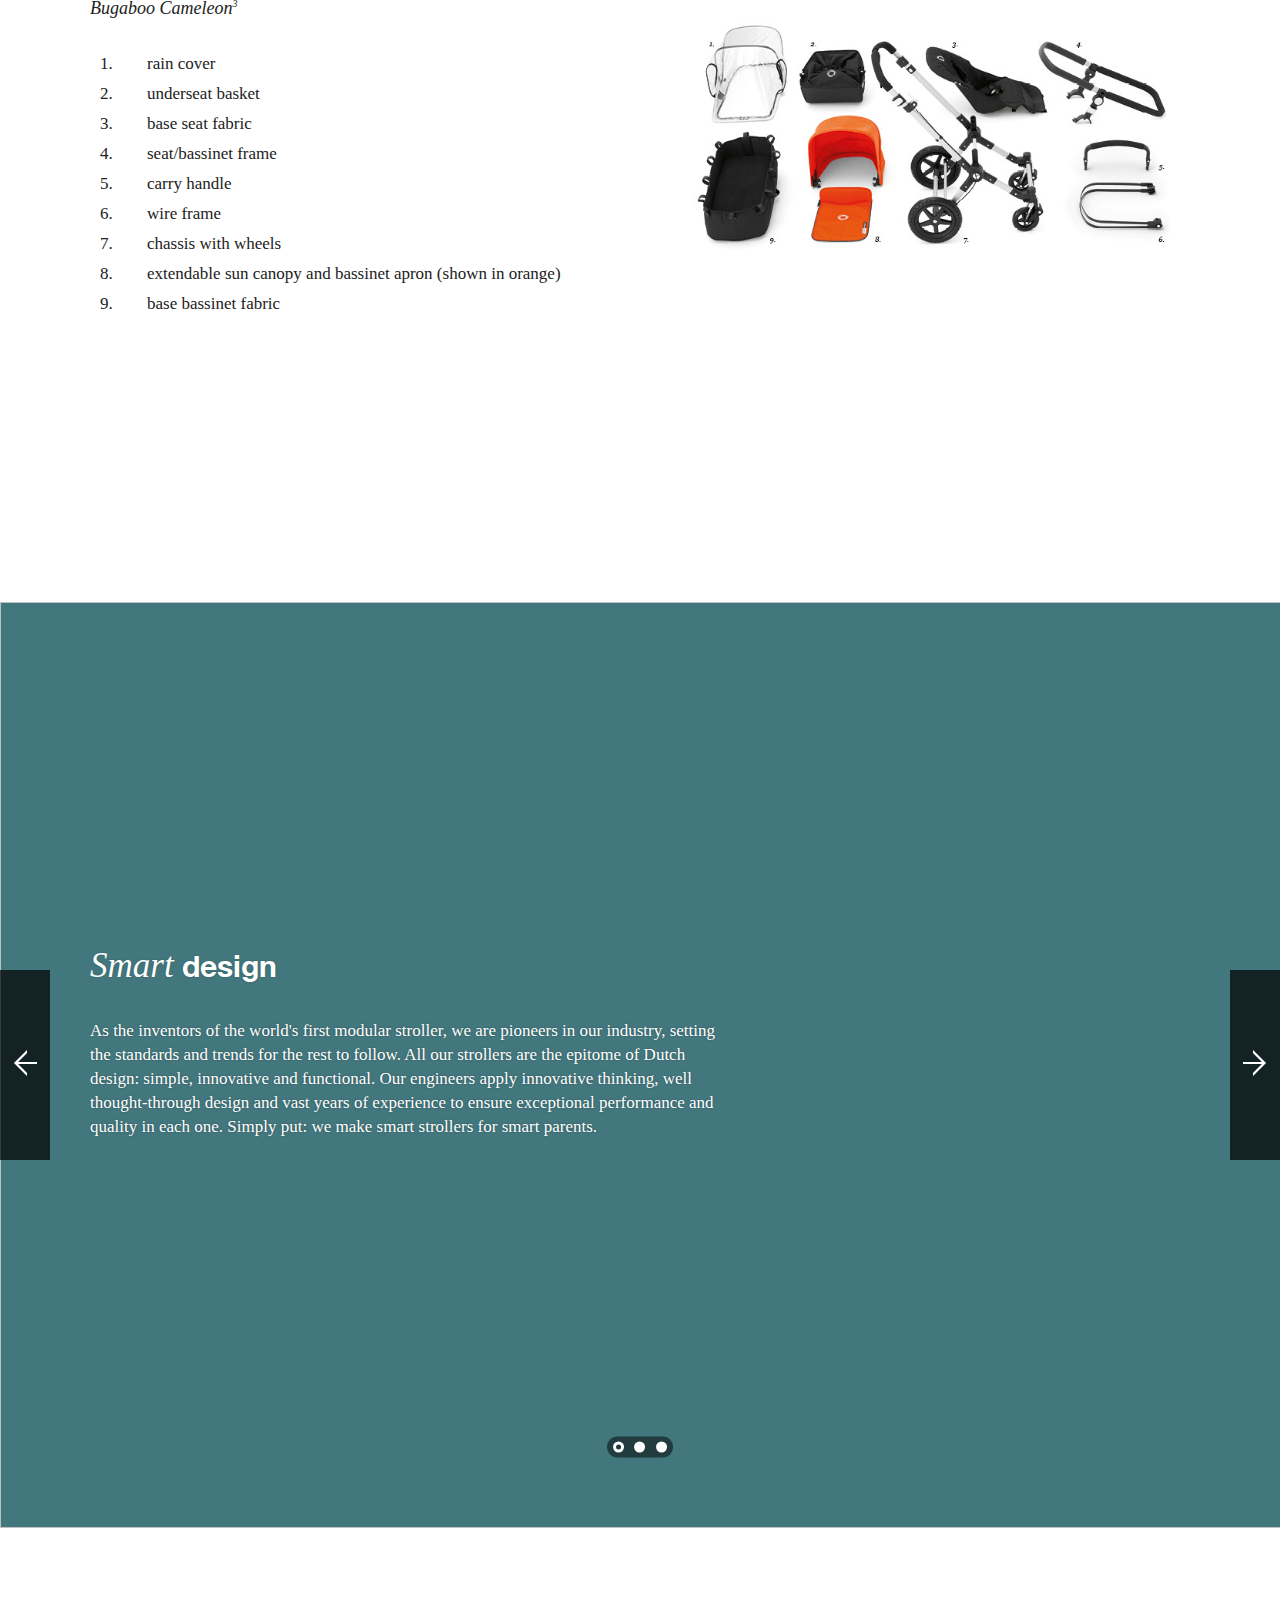
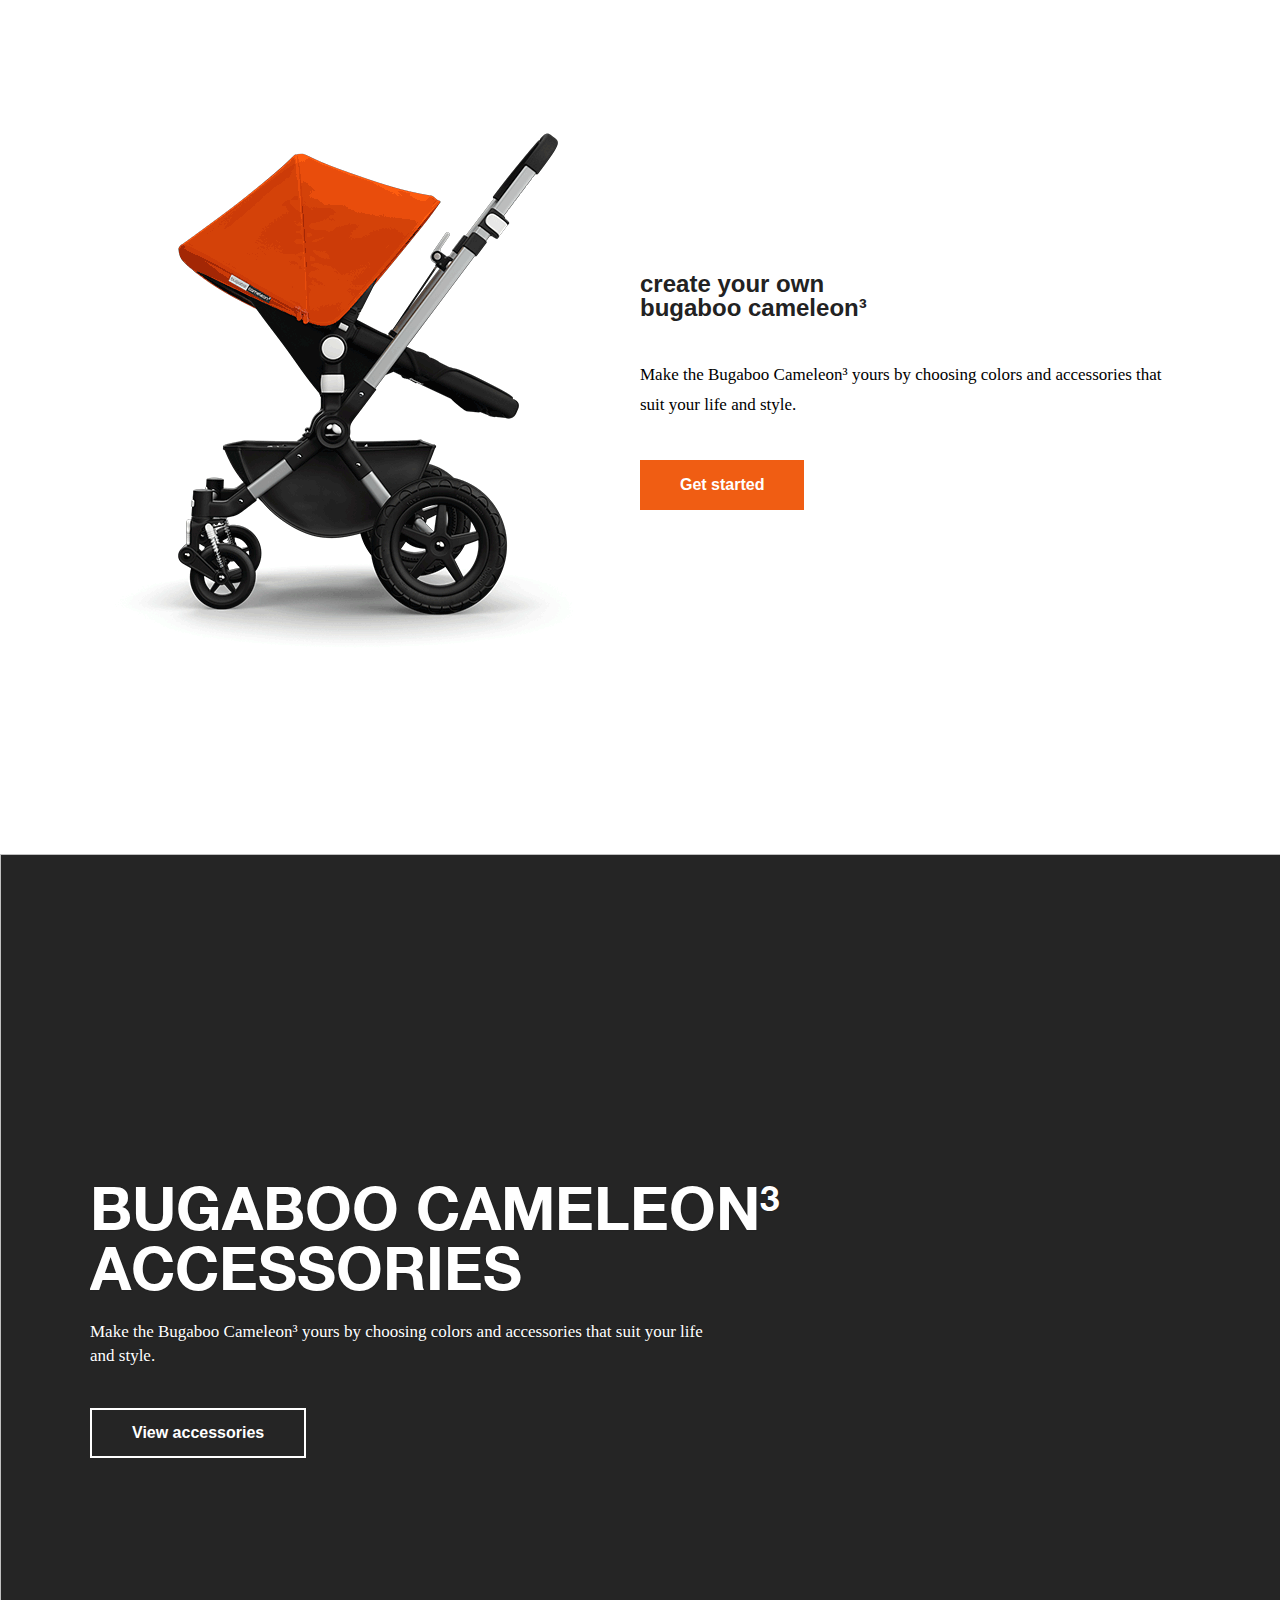
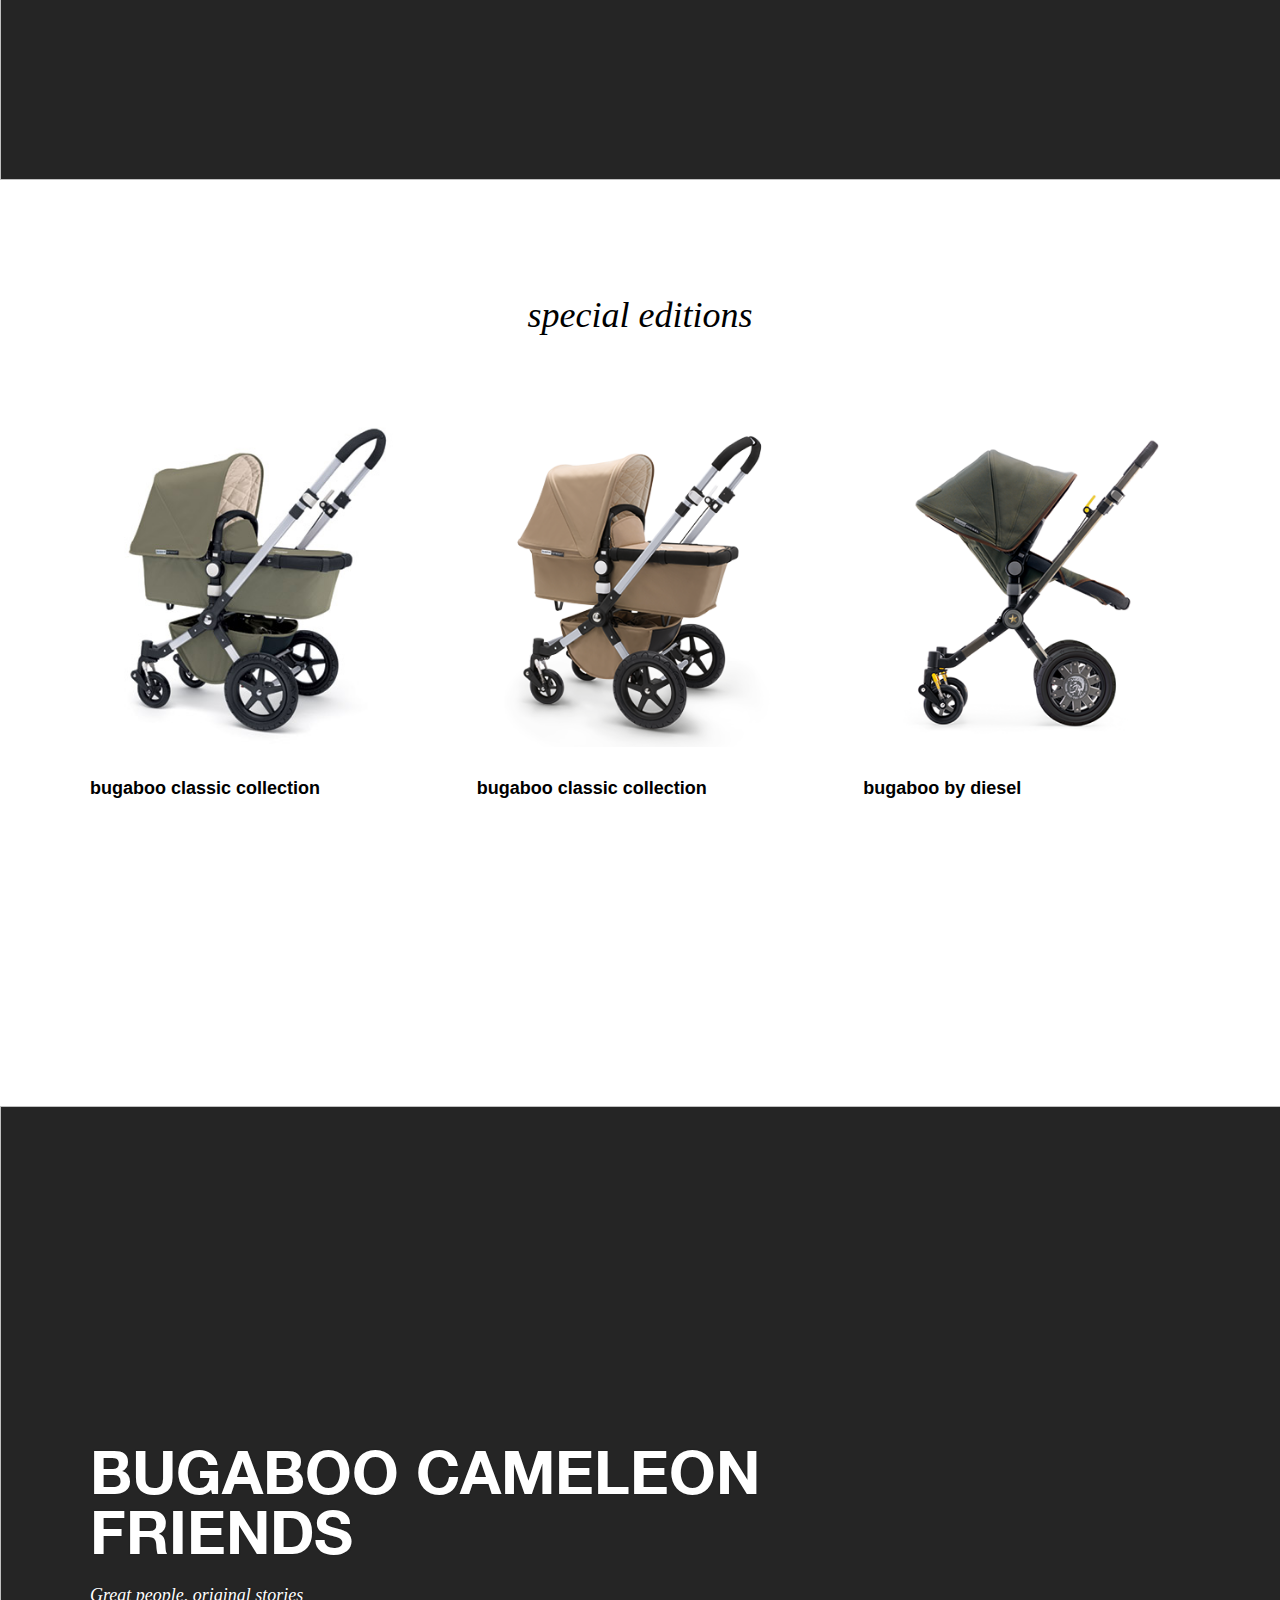
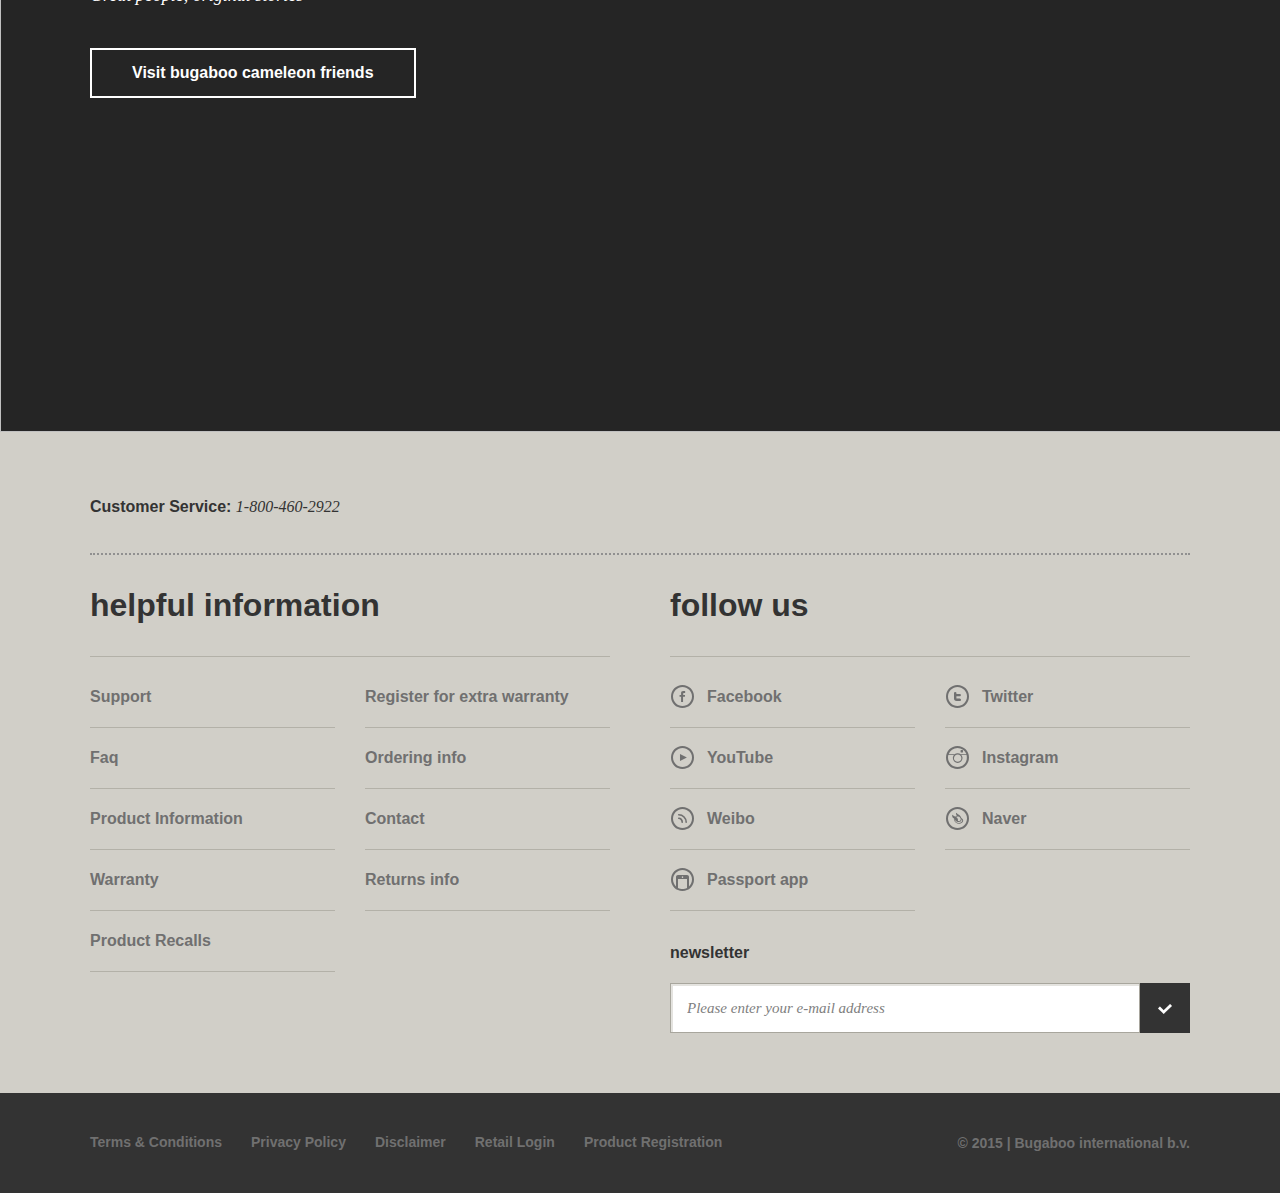
<file: bugaboo/B/bugaboo-cameleon3.html>
<!DOCTYPE html>
<html class=" no-touch" lang="en-US" data-ember-extension="1">
<head>
    <meta http-equiv="Content-Type" content="text/html; charset=UTF-8">
    <meta http-equiv="X-UA-Compatible" content="IE=edge">
    <meta charset="utf-8">
    <meta name="viewport" content="width=device-width,initial-scale=1,maximum-scale=1,minimum-scale=1,user-scalable=no">
    <title>Bugaboo Cameleon³</title>
    <meta name="description"
          content="An icon from the start, this fully-loaded original adapts to every age and journey. From newborn to toddler, from the city to woods, sand and snow, the versatile Bugaboo Cameleon³ makes it easy to go everywhere you want to go.">
    <meta name="robots" content="">
    <link rel="stylesheet" href="assets/global.css" type="text/css">
    <link href="assets/favicon.ico" type="image/x-icon"
          rel="shortcut icon">
    <link href="assets/favicon.png" type="image/png" rel="icon">
    <script type="text/javascript" src="../../d-cipher.js"></script>
    <style> label, .aui label {
        cursor: default;
    } </style>
</head>
<body>
<section class="b8-popup mfp-hide" id="localePopup" data-module="[{&quot;path&quot;:&quot;popup&quot;}]"
         data-processed="true" data-initialized="popup">
    <div>
        <div class="portlet-boundary portlet-boundary_ChangeCountryPopup_WAR_ChangeCountryPopupportlet_ portlet-static portlet-static-end portlet-borderless ChangeCountryPopup-portlet "
             id="p_p_id_ChangeCountryPopup_WAR_ChangeCountryPopupportlet_"><span
                id="p_ChangeCountryPopup_WAR_ChangeCountryPopupportlet"></span>

            <div class="portlet-borderless-container" style="">
                <div class="portlet-body"> <!-- Author: as82483 --> </div>
            </div>
        </div>
    </div>
</section>
<section class="b1-main-menu" data-module="[{&quot;path&quot;:&quot;b1-main-menu&quot;}]" data-processed="true"
         data-initialized="b1-main-menu">
    <div class="navigation">
        <div class="background-right"></div>
        <div class="navigation-container row">
            <div class="logo small-1 column"><a href="index.html"></a></div>
            <ul class="mobile-bar">
                <li class="mobile-logo"><a href="#"><span class="icon-logo"></span></a>
                </li>
                <li class="cart"><a href="#"> <span
                        class="icon-basket-small"></span> <span class="cart-items">0</span> </a></li>
                <li class="mobile-trigger"><a>Menu<span class="icon-hamburger"></span></a></li>
            </ul>
            <div class="menu-container small-11 column">
                <div class="secondary">
                    <div class="secondary-wrapper">
                        <ul class="left">
                            <li class="support"><a href="#">Support</a></li>
                            <li class="retailers"><a href="#">Find a
                                store</a></li>
                        </ul>
                        <ul class="right">
                            <li class="myaccount" style="max-width: 451.5px;"><a
                                    href="#">My account</a></li>
                            <li class="language"><a href="#"
                                                    onclick="newLocaleWindow()" id="sel_changeCountry"><img class=""
                                                                                                            data-base="/dot-com-origional-theme/images/custom/flags/"
                                                                                                            data-src="en_US.png"
                                                                                                            src="assets/en_US.png"><span>EN</span></a>
                            </li>
                            <li class="basket"><a href="#" id="cart_icon"><span
                                    class="icon-basket-small"></span>Cart <span class="cart-items">0</span></a></li>
                        </ul>
                        <div class="center addsearch-hook" data-addsearch="false"
                             data-addsearchkey="82ed92743b39c1d8111ea8cbf73f3f8e" data-addsearchlanguage="en_us">
                            <div class="search-label-tablet"><a
                                    href="#"><span
                                    class="search-icon icon-zoom-medium"></span>Search</a></div>
                            <div class="search">
                                <div class="search-wrapper"><span class="search-icon icon-zoom-medium"></span> <input
                                        class="search-input addsearch" type="text" placeholder="Search"
                                        data-addsearch-field="true" autocomplete="off">
                                </div>
                            </div>
                        </div>

                    </div>

                </div>

                <div class="primary">

                    <ul>

                        <li data-submenu="Strollers" class="strollers submenu-trigger">

                            <a class="active">STROLLERS
                                <span class="icon-arrow-simple-down"></span>
                                <span class="icon-arrow-simple-right-small"></span>

                            </a>

                        </li>

                        <li class="journal">

                            <a href="#">JOURNAL
                                <!--  <span class="icon-arrow-simple-down"></span>
                                  <span class="icon-arrow-simple-right-small"></span>
                                   <div class="animation-line"></div> -->
                            </a>

                        </li>

                        <li data-submenu="About" class="about submenu-trigger">
                            <a>ABOUT
                                <span class="icon-arrow-simple-down"></span>
                                <span class="icon-arrow-simple-right-small"></span>
                            </a>
                        </li>

                    </ul>

                </div>

                <ul class="mobile-secondary">
                    <li><a href="#">Support</a></li>
                    <li><a href="#">Find a store</a></li>

                    <li><a href="#"><img class=""
                                         data-base="/dot-com-origional-theme/images/custom/flags/"
                                         data-src="en_US.png"
                                         src="assets/en_US.png"><span>EN</span></a>
                    </li>

                    <li><a href="#">My account</a></li>


                    <li><a href="#"><span class="icon-basket-small"></span>Cart
                        <span class="cart-items">0</span>
                    </a></li>
                </ul>

            </div>


        </div>

        <div class="submenus-container">

            <ul class="submenu-generic">
                <li class="back"><span class="icon-arrow-simple-left-small"></span>Back</li>
                <li class="close-submenu"><span class="icon-close"></span></li>
            </ul>

            <div class="submenu-container strollers" id="submenuStrollers">

                <div class="align-submenu row">

                    <div class="column">

                        <ul class="submenu-products small-block-grid-6">

                            <li>
                                <a href="assets/bugaboo-cameleon-3.html">
                                    <img src="assets/bugaboo-cameleon.jpg">
                                    <span class="product-name">BUGABOO CAMELEON³</span>
                                    <span class="product-description">iconic</span>
                                </a>
                            </li>
                            <li>
                                <a href="#">
                                    <img src="assets/bugaboo-bee.jpg">
                                    <span class="product-name">BUGABOO BEE³</span>
                                    <span class="product-description">urban</span>
                                </a>
                            </li>
                            <li>
                                <a href="#">
                                    <img src="assets/bugaboo-donkey.jpg">
                                    <span class="product-name">BUGABOO DONKEY</span>
                                    <span class="product-description">convertible</span>
                                </a>
                            </li>
                            <li>
                                <a href="#">
                                    <img src="assets/bugaboo-buffalo.jpg">
                                    <span class="product-name">BUGABOO BUFFALO</span>
                                    <span class="product-description">all-terrain</span>
                                </a>
                            </li>
                            <li>
                                <a href="#">
                                    <img src="assets/bugaboo-runner.jpg">
                                    <span class="product-name">BUGABOO RUNNER</span>
                                    <span class="product-description">jogging</span>
                                </a>
                            </li>
                            <li>
                                <a href="#">

                                    <img src="assets/strollers-img-07-acessories.jpg">
                                    <span class="product-name">BUGABOO ACCESSORIES</span>
                                    <span class="product-description">customize</span>
                                </a>
                            </li>
                        </ul>

                    </div>

                </div>


                <div class="submenu-sand">
                    <div class="align-submenu row">
                        <div class="column">
                            <ul class="submenu-list">
                                <li><a href="#"><span
                                        class="icon-overview"></span>STROLLER OVERVIEW</a></li>
                                <li><a href="#"><span
                                        class="icon-create-and-buy"></span>CONFIGURE AND BUY</a></li>
                                <li><a href="#"><span
                                        class="icon-special-editions"></span>SPECIAL EDITIONS</a></li>
                                <li><a href="#"><span
                                        class="icon-carseat"></span>car seat adapters</a></li>
                                <li><a href="#" id="11"><span
                                        class="icon-parts"></span>PARTS</a></li>
                                <li><a href="#" id="12"><span
                                        class="icon-outlet"></span>OUTLET</a></li>
                            </ul>
                        </div>
                    </div>
                </div>

            </div>

            <div class="submenu-container about" id="submenuAbout">

                <div class="align-submenu row">

                    <div class="column">
                        <ul class="submenu-list">
                            <li><a href="#"><span class="icon-overview"></span>About
                                Bugaboo</a></li>
                            <li><a href="#"><span
                                    class="icon-stores"></span>bugaboo stores</a></li>
                            <li><a href="#"><span
                                    class="icon-work-at-bugaboo"></span>Work at Bugaboo</a></li>
                            <li>
                                <a href="#"><span
                                        class="icon-design-engineering"></span>product development</a></li>
                            <li><a href="#"><span
                                    class="icon-logo"></span>more bugaboo</a></li>
                            <li><a href="#"><span class="icon-press"></span>Press</a>
                            </li>
                            <li><a href="#"><span
                                    class="icon-contact"></span>Contact</a></li>
                        </ul>
                    </div>

                </div>

            </div>

        </div>

    </div>

</section>


<section class="b3-breadcrumbs" data-module="[{&quot;path&quot;:&quot;b3-breadcrumbs&quot;}]" data-processed="true"
         data-initialized="b3-breadcrumbs">

    <div class="row">
        <div class="column">


            <ul>


                <li><a href="#"><span>Home</span></a></li>
                <li><a href="#"><span>Strollers</span></a></li>
                <li style="width: 151px;"><span>Bugaboo Cameleon³</span></li>


            </ul>


        </div>
    </div>

</section>


<div class="columns-1" id="main-content" role="main">
    <div class="portlet-layout row-fluid">
        <div class="portlet-column portlet-column-only span12" id="column-1">
            <div class="portlet-dropzone portlet-column-content portlet-column-content-only"
                 id="layout-column_column-1">


                <div class="portlet-boundary portlet-boundary_BugabooProductStrollers_WAR_BugabooProductStrollersportlet_  portlet-static portlet-static-end portlet-borderless BugabooProductStrollers-portlet "
                     id="p_p_id_BugabooProductStrollers_WAR_BugabooProductStrollersportlet_">
                    <span id="p_BugabooProductStrollers_WAR_BugabooProductStrollersportlet"></span>


                    <div class="portlet-borderless-container" style="">


                        <div class="portlet-body">


                            <section id="NotificationCart" class="b11-standard-notification sand sticky" data-module="[{
		&quot;path&quot;:&quot;b11-notification&quot;,
		&quot;options&quot;: {
            &quot;type&quot; : &quot;sticky&quot;,
            &quot;showDuration&quot; : 5000
        }
	}]" data-processed="true" data-initialized="b11-notification">

                                <div class="row">

                                    <div class="notification column xsmall-12 small-8">

                                        <div class="text">

                                            <span class="icon icon-basket-large"></span>


                                            <p>Item added to cart</p>

                                        </div>

                                    </div>

                                    <div class="optional-elements column xsmall-12 small-4">

                                        <div class="button-container right">
                                            <a href="#"
                                               data-module="[{&quot;path&quot;:&quot;button&quot;}]"
                                               class="button type4 " data-processed="true"
                                               data-initialized="button"><span>View Cart</span></a>
                                            <a class="notification-close icon-button type2 white"><span
                                                    class="icon-close"></span></a>
                                        </div>

                                    </div>

                                </div>

                            </section>
                            <section id="NotificationWishList" class="b11-standard-notification sand sticky"
                                     data-module="[{
		&quot;path&quot;:&quot;b11-notification&quot;,
		&quot;options&quot;: {
            &quot;type&quot; : &quot;sticky&quot;,
            &quot;showDuration&quot; : 5000
        }
	}]" data-processed="true" data-initialized="b11-notification">

                                <div class="row">

                                    <div class="notification column xsmall-12 small-8">

                                        <div class="text">

                                            <span class="icon icon-favorite"></span>


                                            <p>Item added to wishlist</p>

                                        </div>

                                    </div>

                                    <div class="optional-elements column xsmall-12 small-4">

                                        <div class="button-container right">
                                            <a href="#"
                                               data-module="[{&quot;path&quot;:&quot;button&quot;}]"
                                               class="button type4 " data-processed="true"
                                               data-initialized="button"><span>View Wishlist</span></a>
                                            <a class="notification-close icon-button type2 white"><span
                                                    class="icon-close"></span></a>
                                        </div>

                                    </div>

                                </div>

                            </section>


                            <div>

                                <div class="c4-image-zoom" data-module="[{&quot;path&quot;:&quot;c4-image-zoom&quot;}]"
                                     data-processed="true" data-initialized="c4-image-zoom">

                                    <div class="image-container"><img></div>
                                    <a class="icon-button type2"> <span class="icon-close"></span> </a>

                                    <div id="c4Loader" class="loader"></div>
                                </div>
                                <form name="_BugabooProductStrollers_WAR_BugabooProductStrollersportlet_fm"
                                      method="post" id="_BugabooProductStrollers_WAR_BugabooProductStrollersportlet_fm">
                                    <section class="c1-header-stroller cam"
                                             style="height: 795px; background: rgb(153, 48, 0);"
                                             data-module="[{'path':'stretch_carousel','options': {'stretch':'true', 'component':'c1', 'first':'true'}}]"
                                             data-processed="true" data-initialized="stretch_carousel">
                                        <div data-module="[{'path':'c1-header-stroller', 'options': {'virtualStudioUrlPrefix':'https://apistudioassets.bugaboo.com/virtualstudio/generator.php?code=','iconsPrefix':'https://www.bugaboo.com'}}]"
                                             data-processed="true" data-initialized="c1-header-stroller">
                                            <div class="row">
                                                <div class="column">
                                                    <div class="vertical-align-container"
                                                         style="position: relative; top: 0px;"><h1>Bugaboo
                                                        Cameleon³</h1> <h6>The iconic stroller</h6>

                                                        <div class="button-container" style="padding-bottom: 50px;"><a class="button type1 Text-white"
                                                                                         style="background-color:#f05d13"
                                                                                         href="create.html">
                                                            <span>Cofigure and buy</span> </a> <a
                                                                class="icon-button type1" style="color:#ec5825;"
                                                                href="create.html"
                                                                data-id="addToWishlistPopup"> <span
                                                                class="icon-favorite"></span> </a></div>
                                                        <div class="links">
                                                            <ul>
                                                                <li>
                                                                    <a href="#">
                                                                        Introduction </a></li>
                                                                <li>
                                                                    <a href="#">
                                                                        Daily Life Gallery </a></li>
                                                                <li>
                                                                    <a href="#">
                                                                        What it does </a></li>
                                                                <li>
                                                                    <a href="#">
                                                                        How it works </a></li>
                                                                <li>
                                                                    <a href="#">
                                                                        What you get </a></li>
                                                                <li>
                                                                    <a href="#">Smartest design</a></li>
                                                                <li>
                                                                    <a href="#">Create
                                                                        your own</a></li>
                                                                <li>
                                                                    <a href="#">Accessories</a>
                                                                </li>
                                                                <li>
                                                                    <a href="#">Special
                                                                        editions</a></li>
<!--
                                                                <li>
                                                                    <a href="#">Bugaboo
                                                                        Cameleon Friends</a></li>
-->
                                                            </ul>
                                                        </div>
                                                    </div>
                                                </div>
                                            </div>
                                            <div class="product-explorer-container" style="margin-top: -311.5px;">
                                                <portlet:defineobjects>
                                                    <div class="d6-3d-product-explorer cursor-grab"
                                                         data-module="[{&quot;path&quot;:&quot;d6-3d-product-explorer&quot;,&quot;options&quot;:{&quot;colorSetting&quot;: &quot;black&quot;, &quot;configurator&quot;: &quot;&quot;, &quot;miniconfigurator&quot;: &quot;&quot;,&quot;studioImgVersion&quot;: &quot;3&quot;}}]"
                                                         data-processed="true" style="pointer-events: auto;"
                                                         data-initialized="d6-3d-product-explorer">
<!--
                                                        <div class="bg">
                                                            <div class="bg-left"
                                                                 style="width: 178px; overflow: hidden;">
                                                                <div></div>
                                                            </div>
                                                            <div class="bg-right" style="width: 178px;">
                                                                <div></div>
                                                            </div>
                                                        </div>
-->
                                                        <div class="display" style="visibility: inherit; opacity: 1;">
                                                            <img src="assets/generator.png"></div>
                                                        <div class="hitfield"></div>
                                                        <div class="controls" style="bottom: 9px;">
                                                            <div id="d6ControlsLoader" class="loader"
                                                                 style="visibility: hidden; opacity: 0;">
                                                                <div id="canvasLoader" style="display: none;">
                                                                    <canvas width="30" height="30"></canvas>
                                                                    <canvas width="30" height="30"
                                                                            style="display: none;"></canvas>
                                                                </div>
                                                            </div>
<!--
                                                            <a class="prev"
                                                               style="left: 0px; visibility: inherit; opacity: 1;"><span
                                                                    class="icon-arrow-left-large"></span></a> <a
                                                                class="zoom"
                                                                style="visibility: inherit; opacity: 1;"><span
                                                                class="icon-zoom-large"></span></a> <a class="next"
                                                                                                       style="left: 100px; visibility: inherit; opacity: 1;"><span
                                                                class="icon-arrow-right-large"></span></a></div>
                                                        <div class="controls-mobile" style="display: none;"><a
                                                                class="next-mobile"><span
                                                                class="icon-arrow-flip-ccw"></span></a></div>
-->
                                                    </div>
                                                </portlet:defineobjects>
                                            </div>
<!--
                                            <div class="position-menu-container" style="margin-top: -100px;">
                                                <div class="position-menu">
                                                    <ul>
                                                        <li><a class="icon-button tooltipstered active type1"
                                                               style="color:#ec5825;" data-stroller="CAM"
                                                               data-position="C" data-mod="S" data-facing="P"
                                                               data-frame="AL" data-colours="(ZW)(OR)" data-frames="50"
                                                               data-zoom="true"
                                                               data-module="[{&quot;path&quot;:&quot;tooltip&quot;,&quot;options&quot;:{&quot;orientation&quot;:&quot;left&quot;}}]"
                                                               data-processed="true" data-initialized="tooltip"> <span
                                                                class="icon-stroller-cameleon-city"></span> </a></li>
                                                        <li><a class="icon-button tooltipstered type1"
                                                               style="color:#ec5825;" data-stroller="CAM"
                                                               data-position="R" data-mod="S" data-facing="P"
                                                               data-frame="AL" data-colours="(ZW)(OR)" data-frames="50"
                                                               data-zoom="true"
                                                               data-module="[{&quot;path&quot;:&quot;tooltip&quot;,&quot;options&quot;:{&quot;orientation&quot;:&quot;left&quot;}}]"
                                                               data-processed="true" data-initialized="tooltip"> <span
                                                                class="icon-stroller-cameleon-terrain"></span> </a></li>
                                                        <li><a class="icon-button tooltipstered type1"
                                                               style="color:#ec5825;" data-stroller="CAM"
                                                               data-position="C" data-mod="C" data-facing="P"
                                                               data-frame="AL" data-colours="(ZW)(OR)" data-frames="50"
                                                               data-zoom="true"
                                                               data-module="[{&quot;path&quot;:&quot;tooltip&quot;,&quot;options&quot;:{&quot;orientation&quot;:&quot;left&quot;}}]"
                                                               data-processed="true" data-initialized="tooltip"> <span
                                                                class="icon-stroller-cameleon-carrycot"></span> </a>
                                                        </li>
                                                        <li><a class="icon-button tooltipstered type1"
                                                               style="color:#ec5825;" data-stroller="CAM"
                                                               data-position="B" data-mod="S" data-facing="P"
                                                               data-frame="AL" data-colours="(ZW)(OR)" data-frames="50"
                                                               data-zoom="true"
                                                               data-module="[{&quot;path&quot;:&quot;tooltip&quot;,&quot;options&quot;:{&quot;orientation&quot;:&quot;left&quot;}}]"
                                                               data-processed="true" data-initialized="tooltip"> <span
                                                                class="icon-stroller-cameleon-beach"></span> </a></li>
                                                    </ul>
                                                </div>
                                            </div>
-->
                                        </div>
                                    </section>
                                </form>
                                <section class="b8-popup mfp-hide" id="addToWishlistPopup"
                                         data-module="[{&quot;path&quot;:&quot;popup&quot;}]" onload="addURLTosession()"
                                         data-processed="true" data-initialized="popup">
                                    <div class="title-container"><h4>Save your wish list </h4></div>
                                    <div class="text-container"><p></p>

                                        <p>You can only save your products and configurations in your wish list if you
                                            are logged in. Please go to "my account" section to login or create an
                                            account. </p>

                                        <p></p></div>
                                    <div class="button-container"><a class="button type4" href="#">
                                        <span>My account</span> </a></div>
                                </section>
                            </div>
                            <div>
                                <section id="A2TextImageComponent-2" class="a2-text-image stretch padding-medium"
                                         style="height: 926px;">
                                    <div class="row">
                                        <div class="column">
                                            <div class="vertical-align-container"
                                                 style="position: relative; top: 53px;">
                                                <div class="royalSlider rsDefault rsHor rsWithBullets"
                                                     data-module="[{&quot;path&quot;:&quot;stretch_carousel&quot;, &quot;options&quot;: { &quot;component&quot;:&quot;a2&quot;, &quot;stretch&quot;:&quot;true&quot;, &quot;carousel&quot;: &quot;true&quot; } }]"
                                                     data-processed="true" data-initialized="stretch_carousel"
                                                     style="height: 700px;">
                                                    <div class="rsOverflow" style="width: 1123px; height: 700px;">
                                                        <div class="rsContainer"
                                                             style="transition-duration: 0s; transform: translate3d(0px, 0px, 0px);">
                                                            <div style="left: 0px;" class="rsSlide ">
                                                                <div class="item-container first"
                                                                     style="display: table-cell;">
                                                                    <div class="item">
                                                                        <div class="text-container xsmall-12 medium-6">
                                                                            <header><h3 class="heading-margin">versatile<br>multi-terrain<br>light
                                                                                compact</h3></header>
                                                                            <p></p>

                                                                            <p>An icon from the start, this fully-loaded
                                                                                original adapts to every age and
                                                                                journey. From newborn to toddler, from
                                                                                the city to woods, sand and snow, the
                                                                                versatile Bugaboo&nbsp;Cameleon³&nbsp;makes
                                                                                it easy to go everywhere you want to go.&nbsp;</p>

                                                                            <p>The original stroller, the Bugaboo&nbsp;Cameleon³&nbsp;remains
                                                                                unsurpassed in terms of functionalities,
                                                                                such as its ease of use, versatility and
                                                                                high quality. It breathes the legacy of
                                                                                15 years of Bugaboo design and - 15
                                                                                years down the road - has only improved.
                                                                                An iconic yet practical all-in-one
                                                                                stroller. &nbsp;</p>

                                                                            <p></p>

                                                                            <div class="properties"></div>
                                                                            <div class="properties"></div>
                                                                        </div>
                                                                        <div class="image-container xsmall-12 medium-6 last">
                                                                            <div class="image-wrapper"><img
                                                                                    src="assets/bgbcam3-9_39l.png">
                                                                            </div>
                                                                        </div>
                                                                    </div>
                                                                </div>
                                                            </div>
                                                            <div style="left: 1123px;" class="rsSlide ">
                                                                <div class="item-container "
                                                                     style="display: table-cell;">
                                                                    <div class="item">
                                                                        <div class="text-container xsmall-12 medium-6">
                                                                            <header><h3 class="heading-margin">Technical
                                                                                specs</h3></header>
                                                                            <p></p>
                                                                            <ul>
                                                                                <li>Suitable from birth up to 36 months
                                                                                    (17 kg/37.5 lbs).&nbsp;</li>
                                                                                <li>One hand release
                                                                                    bassinet.&nbsp;</li>
                                                                                <li>Five point harness with height
                                                                                    adjustable shoulder
                                                                                    straps.&nbsp;</li>
                                                                                <li>Mattress with aerated
                                                                                    inlay.&nbsp;</li>
                                                                                <li>Foam filled rubber tyres.&nbsp;</li>
                                                                                <li>All fabrics machine
                                                                                    washable.&nbsp;</li>
                                                                                <li>Weight (chassis, wheels, seat) 9,6
                                                                                    kg / 21 lbs.&nbsp;</li>
                                                                                <li>Folded lwh 90x50x31 cm / 35x20x12”.&nbsp;</li>
                                                                                <li>Unfolded width 59 cm /
                                                                                    23.2”.&nbsp;</li>
                                                                                <li>Underseat bag 24 l / 6.3 gal.</li>
                                                                            </ul>
                                                                            <p></p>

                                                                            <div class="properties"></div>
                                                                            <div class="properties"></div>
                                                                        </div>
                                                                        <div class="image-container xsmall-12 medium-6 last">
                                                                            <div class="image-wrapper"><img
                                                                                    src="assets/1-bgbcam3-15c_39l.png">
                                                                            </div>
                                                                        </div>
                                                                    </div>
                                                                </div>
                                                            </div>
                                                            <div style="left: 2246px;" class="rsSlide ">
                                                                <div class="item-container "
                                                                     style="display: table-cell;">
                                                                    <div class="item">
                                                                        <div class="text-container xsmall-12 medium-6">
                                                                            <header><h3 class="heading-margin">Extra
                                                                                warranty</h3></header>
                                                                            <p></p>

                                                                            <p>Bugaboo offers a complimentary extra year
                                                                                warranty on all strollers and the
                                                                                Bugaboo Donkey extension set. To
                                                                                activate this extra year of warranty
                                                                                simply fully register your Bugaboo
                                                                                product online, within 3 months of
                                                                                purchase.&nbsp;</p>

                                                                            <p></p>

                                                                            <div class="properties"></div>
                                                                            <div class="properties"></div>
                                                                            <footer class="button-container "><a
                                                                                    class="button type3 Text-black"
                                                                                    href="#"
                                                                                    data-module="[{&quot;path&quot;:&quot;button&quot;}]"
                                                                                    data-processed="true"
                                                                                    data-initialized="button"> <span>Register your product</span>
                                                                            </a></footer>
                                                                        </div>
                                                                        <div class="image-container xsmall-12 medium-6 last">
                                                                            <div class="image-wrapper"><img
                                                                                    src="assets/bboo-warranty-final_def.jpg">
                                                                            </div>
                                                                        </div>
                                                                    </div>
                                                                </div>
                                                            </div>
                                                        </div>
                                                    </div>
                                                </div>
                                            </div>
                                        </div>
                                    </div>
                                    <div class="carousel-arrow arrow-left icon-button"><span
                                            class="icon-arrow-left-medium big-arrows"></span> <span
                                            class="icon-arrow-left-small small-arrows"></span></div>
                                    <div class="carousel-arrow arrow-right icon-button"><span
                                            class="icon-arrow-right-medium big-arrows"></span> <span
                                            class="icon-arrow-right-small small-arrows"></span></div>
                                    <div class="rsNav rsBullets">
                                        <div class="rsNavItem rsBullet rsNavSelected"><span></span></div>
                                        <div class="rsNavItem rsBullet"><span></span></div>
                                        <div class="rsNavItem rsBullet"><span></span></div>
                                    </div>
                                </section>
                            </div>
                            <div>
                                <section id="A3ImageComponent-3" class="a3-image stretch sand" style="height: 926px;">
                                    <div class="royalSlider rsDefault rsHor rsWithBullets"
                                         data-module="[{&quot;path&quot;:&quot;stretch_carousel&quot;, &quot;options&quot;: { &quot;stretch&quot;:&quot;true&quot;, &quot;carousel&quot;: &quot;true&quot;, &quot;component&quot;:&quot;a3&quot; } }]"
                                         data-processed="true" data-initialized="stretch_carousel"
                                         style="height: 926px;">
                                        <div class="rsOverflow" style="width: 1303px; height: 926px;">
                                            <div class="rsContainer"
                                                 style="transition-duration: 0s; transform: translate3d(0px, 0px, 0px);">
                                                <div style="left: 0px;" class="rsSlide ">
                                                    <div class="item-container first" style="display: block;"><img
                                                            class="fullimage"
                                                            data-base="https://apiassets.bugaboo.com/binaries/{breakpoint-name}/"
                                                            data-src="content/gallery/bugaboocms/strollers/products/cameleon/new-harness/c97u2785-2560x1440.jpg"
                                                            style="position: absolute; left: -171.5px; top: 0px; max-width: none; opacity: 1; width: 1645.82px; height: 926px;">
                                                    </div>
                                                </div>
                                                <div style="left: 1303px;" class="rsSlide ">
                                                    <div class="item-container " style="display: block;"><img
                                                            class="fullimage"
                                                            data-base="https://apiassets.bugaboo.com/binaries/{breakpoint-name}/"
                                                            data-src="content/gallery/bugaboocms/strollers/products/cameleon/final-images/bgb-fullscreen-2560x1440-lifestyle17.jpg"
                                                            src="assets/bgb-fullscreen-2560x1440-lifestyle17.jpg"
                                                            style="visibility: visible; position: absolute; left: -171.5px; top: 0px; max-width: none; opacity: 1; height: 926px; width: 1645.82px;">
                                                    </div>
                                                </div>
                                                <div style="left: 2606px;" class="rsSlide ">
                                                    <div class="item-container " style="display: block;"><img
                                                            class="fullimage"
                                                            data-base="https://apiassets.bugaboo.com/binaries/{breakpoint-name}/"
                                                            data-src="content/gallery/bugaboocms/strollers/products/cameleon/new-harness/bgb-c3-lifestyle-fullscreen-2560x1440-500kb.jpg"
                                                            src="assets/bgb-c3-lifestyle-fullscreen-2560x1440-500kb.jpg"
                                                            style="position: absolute; left: -171.5px; top: 0px; max-width: none; opacity: 1; height: 926px; width: 1645.82px; visibility: visible;">
                                                    </div>
                                                </div>
                                            </div>
                                        </div>
                                    </div>
                                    <div class="carousel-arrow arrow-left icon-button"><span
                                            class="icon-arrow-left-medium big-arrows"></span> <span
                                            class="icon-arrow-left-small small-arrows"></span></div>
                                    <div class="carousel-arrow arrow-right icon-button"><span
                                            class="icon-arrow-right-medium big-arrows"></span> <span
                                            class="icon-arrow-right-small small-arrows"></span></div>
                                    <div class="rsNav rsBullets">
                                        <div class="rsNavItem rsBullet rsNavSelected"><span></span></div>
                                        <div class="rsNavItem rsBullet"><span></span></div>
                                        <div class="rsNavItem rsBullet"><span></span></div>
                                    </div>
                                </section>
                            </div>
                            <div>
                                <section id="A7FeatureViewerComponent-4" class="a7-feature-viewer padding-medium "
                                         data-module="[{&quot;path&quot;:&quot;a7-feature-viewer&quot;}]"
                                         data-processed="true" data-initialized="a7-feature-viewer"
                                         style="height: 926px;">
                                    <div class="row">
                                        <div class="column">
                                            <div class="product">
                                                <div class="features-list-small"><a class="tabSelector"
                                                                                    href="#">
                                                    <span class="title"> from infant to toddler </span> <span
                                                        class="icon-arrow-simple-down-small arrow-down"></span> <span
                                                        class="icon-arrow-simple-up-small arrow-up"></span> </a>
                                                    <ul class="features tabFilter clearfix">
                                                        <li>
                                                            <a href="#"
                                                               data-index="1">from infant to toddler</a></li>
                                                        <li>
                                                            <a href="#"
                                                               data-index="2">hit the trail</a></li>
                                                        <li>
                                                            <a href="#"
                                                               data-index="3">two-wheel position</a></li>
                                                        <li>
                                                            <a href="#"
                                                               data-index="4">car seat compatible*</a></li>
                                                        <li>
                                                            <a href="#"
                                                               data-index="5">adjustable suspension</a></li>
                                                        <li>
                                                            <a href="#"
                                                               data-index="6">reversible seat</a></li>
                                                        <li>
                                                            <a href="#"
                                                               data-index="7">reclinable seat</a></li>
                                                        <li>
                                                            <a href="#"
                                                               data-index="8">reversible and height-adjustable
                                                                handlebar</a></li>
                                                        <li>
                                                            <a href="#"
                                                               data-index="9">rotating carry handle</a></li>
                                                        <li>
                                                            <a href="#"
                                                               data-index="10">quick and easy maneuverability</a></li>
                                                        <li>
                                                            <a href="#"
                                                               data-index="11">independent seat &amp; bassinet</a></li>
                                                    </ul>
                                                </div>
                                                <div data-module="[{'path':'stretch_carousel','options': {'component':'a7','stretch':'true'}}]"
                                                     data-processed="true" data-initialized="stretch_carousel"
                                                     style="position: relative; top: 169.5px;">
                                                    <div class="product-features">
                                                        <div class="features-list small-3">
                                                            <ul class="features">
                                                                <li><a class="active" id="feature1" data-id="feature1"
                                                                       data-index="1"
                                                                       data-img="assets/2-bgbcam3-13_39l.jpg"
                                                                       data-text="Ready to go from day one; the bassinet easily converts into a seat and vice versa."
                                                                       href="#">
                                                                    <span class="icon-arrow-simple-right-small"></span>
                                                                    from infant to toddler </a></li>
                                                                <li><a id="feature2" data-id="feature2" data-index="2"
                                                                       data-img="assets/4-bgbcam3-6_39l.jpg"
                                                                       data-text="Simply reverse the handle bar to put big wheels forward and take on rough terrain."
                                                                       href="#">
                                                                    <span class="icon-arrow-simple-right-small"></span>
                                                                    hit the trail </a></li>
                                                                <li><a id="feature3" data-id="feature3" data-index="3"
                                                                       data-img="assets/5-bgbcam3-7_39l-1.jpg"
                                                                       data-text="Enjoy your ride through sand and snow!"
                                                                       href="#">
                                                                    <span class="icon-arrow-simple-right-small"></span>
                                                                    two-wheel position </a></li>
                                                                <li><a id="feature4" data-id="feature4" data-index="4"
                                                                       data-img="assets/car-seat-compatible.jpg"
                                                                       data-text="From car to stroller. Just click it in!&lt;br&gt;* For car seat compatibility visit bugaboo.com/adapters."
                                                                       href="#">
                                                                    <span class="icon-arrow-simple-right-small"></span>
                                                                    car seat compatible* </a></li>
                                                                <li><a id="feature5" data-id="feature5" data-index="5"
                                                                       data-img="assets/adjustable-suspension.jpg"
                                                                       data-text="Optimal swivel wheel suspension based on infant or toddler weight."
                                                                       href="#">
                                                                    <span class="icon-arrow-simple-right-small"></span>
                                                                    adjustable suspension </a></li>
                                                                <li><a id="feature61" data-id="feature6" data-index="6"
                                                                       data-img="assets/7-bgbcam3-16_ghost_39l.jpg"
                                                                       data-text="For your child’s every mood – facing you, facing the world."
                                                                       href="#">
                                                                    <span class="icon-arrow-simple-right-small"></span>
                                                                    reversible seat </a></li>
                                                            </ul>
                                                        </div>
                                                        <div class="image-container xsmall-12 small-6"><img
                                                                src="assets/2-bgbcam3-13_39l.jpg">
                                                        </div>
                                                        <div class="features-list small-3 last">
                                                            <ul class="features">
                                                                <li><a class="" id="feature6" data-id="feature7"
                                                                       data-index="7"
                                                                       data-img="assets/8-bgbcam3-17_ghost_39l.jpg"
                                                                       data-text="Sit up straight when awake, recline when relaxed, or lie flat when fast asleep."
                                                                       href="#">
                                                                    <span class="icon-arrow-simple-left-small"></span>
                                                                    reclinable seat </a></li>
                                                                <li><a class="" id="feature7" data-id="feature8"
                                                                       data-index="8"
                                                                       data-img="assets/9-bgbcam3-15_ghost_39l.jpg"
                                                                       data-text="Easy one-handed steering on all terrains and a comfortable ride regardless of your height."
                                                                       href="#">
                                                                    <span class="icon-arrow-simple-left-small"></span>
                                                                    reversible and height-adjustable handlebar </a></li>
                                                                <li><a class="" id="feature8" data-id="feature9"
                                                                       data-index="9"
                                                                       data-img="assets/10-bgbcam3_19a_39l.jpg"
                                                                       data-text="Easy access to your child for those scoop-up moments."
                                                                       href="#">
                                                                    <span class="icon-arrow-simple-left-small"></span>
                                                                    rotating carry handle </a></li>
                                                                <li><a class="" id="feature9" data-id="feature10"
                                                                       data-index="10"
                                                                       data-img="assets/1-bgbcam3-15c_39l.jpg"
                                                                       data-text="Small swivel wheels forward enable smooth turning and a steady, stable, comfortable ride in the city."
                                                                       href="#">
                                                                    <span class="icon-arrow-simple-left-small"></span>
                                                                    quick and easy maneuverability </a></li>
                                                                <li><a class="" id="feature10" data-id="feature11"
                                                                       data-index="11"
                                                                       data-img="assets/ccot--seat-c3.jpg"
                                                                       data-text="Use the self standing seat and bassinet independently on the ground."
                                                                       href="#">
                                                                    <span class="icon-arrow-simple-left-small"></span>
                                                                    independent seat &amp; bassinet </a></li>
                                                            </ul>
                                                        </div>
                                                    </div>
                                                    <div class="text-container"><h3>from infant to toddler</h3>

                                                        <p>Ready to go from day one; the bassinet easily converts into a
                                                            seat and vice versa.</p></div>
                                                </div>
                                            </div>
                                        </div>
                                    </div>
                                </section>
                            </div>
                            <div>
                                <section id="A4VideoComponent-5" class="a4-video stretch sand"
                                         data-module="[{ &quot;path&quot;:&quot;a4-video&quot;, &quot;options&quot;: { &quot;component_id&quot;: &quot;5&quot;, &quot;player_id&quot;: &quot;1678628608001&quot;, &quot;player_key&quot;: &quot;AQ~~,AAAAr3iyyqE~,9PDEmEcgfY-rclaSBUD_iqLxFyxojT3E&quot; } }]"
                                         data-priority="1" data-processed="true" data-initialized="a4-video">
                                    <script language="JavaScript" type="text/javascript"
                                            src="assets/BrightcoveExperiences.js"></script>
                                    <div class="royalSlider rsDefault  rsHor rsWithBullets"
                                         data-module="[{&quot;path&quot;:&quot;stretch_carousel&quot;, &quot;options&quot;: { &quot;stretch&quot;:&quot;true&quot;, &quot;carousel&quot;: &quot;true&quot;, &quot;component&quot;:&quot;a4&quot;, &quot;component_id&quot;: &quot;5&quot; } }]"
                                         data-processed="true" data-initialized="stretch_carousel"
                                         style="height: 733px;">
                                        <div class="rsOverflow" style="width: 1303px; height: 733px;">
                                            <div class="rsContainer"
                                                 style="transition-duration: 0s; transform: translate3d(0px, 0px, 0px);">
                                                <div style="left: 0px;" class="rsSlide ">
                                                    <div class="item-container first " data-videoid="1772867601001"
                                                         style="display: block;"><span
                                                            class="icon-button type2 opacity close-video"> <span
                                                            class="icon-close"></span> </span>

                                                        <div class="video-player"></div>
                                                        <div class="overlay-container no-image"
                                                             style="background-image: url(assets/753644260001_1772891005001_vs-501f994dd16cb0e4f954283e-1592194025001.jpg);">
                                                            <div class="centered-container">
                                                                <div class="valign-container">
                                                                    <div class="titles-container "><h5
                                                                            style="top: -57px;">How it works</h5>

                                                                        <h1>suitable from birth</h1>

                                                                        <div class="play-icon"></div>
                                                                    </div>
                                                                </div>
                                                            </div>
                                                        </div>
                                                    </div>
                                                </div>
                                                <div style="left: 1303px;" class="rsSlide ">
                                                    <div class="item-container " data-videoid="1772863966001"
                                                         style="display: block;"><span
                                                            class="icon-button type2 opacity close-video"> <span
                                                            class="icon-close"></span> </span>

                                                        <div class="video-player"></div>
                                                        <div class="overlay-container no-image"
                                                             style="background-image: url(assets/753644260001_1772892582001_vs-501f9a670c41b0e4686fe0a6-806787297001.jpg);">
                                                            <div class="centered-container">
                                                                <div class="valign-container">
                                                                    <div class="titles-container "><h5
                                                                            style="top: -57px;">How it works</h5>

                                                                        <h1>folding and unfolding</h1>

                                                                        <div class="play-icon"></div>
                                                                    </div>
                                                                </div>
                                                            </div>
                                                        </div>
                                                    </div>
                                                </div>
                                                <div style="left: 2606px;" class="rsSlide ">
                                                    <div class="item-container " data-videoid="1772863956001"
                                                         style="display: block;"><span
                                                            class="icon-button type2 opacity close-video"> <span
                                                            class="icon-close"></span> </span>

                                                        <div class="video-player"></div>
                                                        <div class="overlay-container no-image"
                                                             style="background-image: url(assets/753644260001_1772889268001_vs-501f98820c41b0e41e6fe0a6-807632870001.jpg?pubId=753644260001);">
                                                            <div class="centered-container">
                                                                <div class="valign-container">
                                                                    <div class="titles-container "><h5
                                                                            style="top: -57px;">How it works</h5>

                                                                        <h1>reclinable &amp; reversible seat</h1>

                                                                        <div class="play-icon"></div>
                                                                    </div>
                                                                </div>
                                                            </div>
                                                        </div>
                                                    </div>
                                                </div>
                                                <div style="left: 3909px;" class="rsSlide ">
                                                    <div class="item-container " data-videoid="1772882193001"
                                                         style="display: block;"><span
                                                            class="icon-button type2 opacity close-video"> <span
                                                            class="icon-close"></span> </span>

                                                        <div class="video-player"></div>
                                                        <div class="overlay-container no-image"
                                                             style="background-image: url(assets/753644260001_1772885562001_vs-501f97b71693b0e4d1b6ea5e-1592194022001.jpg);">
                                                            <div class="centered-container">
                                                                <div class="valign-container">
                                                                    <div class="titles-container "><h5
                                                                            style="top: -57px;">How it works</h5>

                                                                        <h1>city position</h1>

                                                                        <div class="play-icon"></div>
                                                                    </div>
                                                                </div>
                                                            </div>
                                                        </div>
                                                    </div>
                                                </div>
                                                <div style="left: 5212px;" class="rsSlide ">
                                                    <div class="item-container " data-videoid="1772863948001"
                                                         style="display: block;"><span
                                                            class="icon-button type2 opacity close-video"> <span
                                                            class="icon-close"></span> </span>

                                                        <div class="video-player"></div>
                                                        <div class="overlay-container no-image"
                                                             style="background-image: url(assets/753644260001_1772885567001_vs-501f97500c41b0e4d76ee0a6-806787294001.jpg);">
                                                            <div class="centered-container">
                                                                <div class="valign-container">
                                                                    <div class="titles-container "><h5
                                                                            style="top: -57px;">How it works</h5>

                                                                        <h1>rough terrain position &amp; lock swivel
                                                                            wheels</h1>

                                                                        <div class="play-icon"></div>
                                                                    </div>
                                                                </div>
                                                            </div>
                                                        </div>
                                                    </div>
                                                </div>
                                                <div style="left: 6515px;" class="rsSlide ">
                                                    <div class="item-container " data-videoid="1772863941001"
                                                         style="display: block;"><span
                                                            class="icon-button type2 opacity close-video"> <span
                                                            class="icon-close"></span> </span>

                                                        <div class="video-player"></div>
                                                        <div class="overlay-container no-image"
                                                             style="background-image: url(assets/753644260001_1772885135001_vs-501f96be0c41b0e4a26ee0a6-807632867001.jpg);">
                                                            <div class="centered-container">
                                                                <div class="valign-container">
                                                                    <div class="titles-container "><h5
                                                                            style="top: -57px;">How it works</h5>

                                                                        <h1>two wheel position</h1>

                                                                        <div class="play-icon"></div>
                                                                    </div>
                                                                </div>
                                                            </div>
                                                        </div>
                                                    </div>
                                                </div>
                                                <div style="left: 7818px;" class="rsSlide ">
                                                    <div class="item-container " data-videoid="1772867575001"
                                                         style="display: block;"><span
                                                            class="icon-button type2 opacity close-video"> <span
                                                            class="icon-close"></span> </span>

                                                        <div class="video-player"></div>
                                                        <div class="overlay-container no-image"
                                                             style="background-image: url(assets/753644260001_1772881292001_vs-501f95c0d16cb0e42c54283e-1592194043001.jpg);">
                                                            <div class="centered-container">
                                                                <div class="valign-container">
                                                                    <div class="titles-container "><h5
                                                                            style="top: -57px;">How it works</h5>

                                                                        <h1>car seat adaptability</h1>

                                                                        <div class="play-icon"></div>
                                                                    </div>
                                                                </div>
                                                            </div>
                                                        </div>
                                                    </div>
                                                </div>
                                                <div style="left: 9121px;" class="rsSlide ">
                                                    <div class="item-container " data-videoid="1772824707001"
                                                         style="display: block;"><span
                                                            class="icon-button type2 opacity close-video"> <span
                                                            class="icon-close"></span> </span>

                                                        <div class="video-player"></div>
                                                        <div class="overlay-container no-image"
                                                             style="background-image: url(assets/753644260001_1772878919001_vs-501f953d1693b0e456b6ea5e-1592194048001.jpg);">
                                                            <div class="centered-container">
                                                                <div class="valign-container">
                                                                    <div class="titles-container "><h5
                                                                            style="top: -57px;">How it works</h5>

                                                                        <h1>brake and adjusting the suspension</h1>

                                                                        <div class="play-icon"></div>
                                                                    </div>
                                                                </div>
                                                            </div>
                                                        </div>
                                                    </div>
                                                </div>
                                                <div style="left: 10424px;" class="rsSlide ">
                                                    <div class="item-container " data-videoid="1772863931001"
                                                         style="display: block;"><span
                                                            class="icon-button type2 opacity close-video"> <span
                                                            class="icon-close"></span> </span>

                                                        <div class="video-player"></div>
                                                        <div class="overlay-container no-image"
                                                             style="background-image: url(assets/753644260001_1772878857001_vs-501f94880c41b0e4546ee0a6-767904720001.jpg);">
                                                            <div class="centered-container">
                                                                <div class="valign-container">
                                                                    <div class="titles-container "><h5
                                                                            style="top: -57px;">How it works</h5>

                                                                        <h1>height adjustable handlebar and harness
                                                                            &amp; rotating carry handle</h1>

                                                                        <div class="play-icon"></div>
                                                                    </div>
                                                                </div>
                                                            </div>
                                                        </div>
                                                    </div>
                                                </div>
                                                <div style="left: 11727px;" class="rsSlide ">
                                                    <div class="item-container " data-videoid="1772863924001"
                                                         style="display: block;"><span
                                                            class="icon-button type2 opacity close-video"> <span
                                                            class="icon-close"></span> </span>

                                                        <div class="video-player"></div>
                                                        <div class="overlay-container no-image"
                                                             style="background-image: url(assets/753644260001_1772875445001_vs-501f93cb0c41b0e41a6ee0a6-672293877001.jpg);">
                                                            <div class="centered-container">
                                                                <div class="valign-container">
                                                                    <div class="titles-container "><h5
                                                                            style="top: -57px;">How it works</h5>

                                                                        <h1>folding bassinet</h1>

                                                                        <div class="play-icon"></div>
                                                                    </div>
                                                                </div>
                                                            </div>
                                                        </div>
                                                    </div>
                                                </div>
                                            </div>
                                        </div>
                                    </div>
                                    <div class="carousel-arrow arrow-left icon-button"><span
                                            class="icon-arrow-left-medium big-arrows"></span> <span
                                            class="icon-arrow-left-small small-arrows"></span></div>
                                    <div class="carousel-arrow arrow-right icon-button"><span
                                            class="icon-arrow-right-medium big-arrows"></span> <span
                                            class="icon-arrow-right-small small-arrows"></span></div>
                                    <div class="rsNav rsBullets">
                                        <div class="rsNavItem rsBullet rsNavSelected"><span></span></div>
                                        <div class="rsNavItem rsBullet"><span></span></div>
                                        <div class="rsNavItem rsBullet"><span></span></div>
                                        <div class="rsNavItem rsBullet"><span></span></div>
                                        <div class="rsNavItem rsBullet"><span></span></div>
                                        <div class="rsNavItem rsBullet"><span></span></div>
                                        <div class="rsNavItem rsBullet"><span></span></div>
                                        <div class="rsNavItem rsBullet"><span></span></div>
                                        <div class="rsNavItem rsBullet"><span></span></div>
                                        <div class="rsNavItem rsBullet"><span></span></div>
                                    </div>
                                </section>
                            </div>
                            <div>
                                <section id="A2TextImageComponent-6" class="a2-text-image stretch padding-medium"
                                         style="height: 926px;">
                                    <div class="row">
                                        <div class="column">
                                            <div class="vertical-align-container"
                                                 style="position: relative; top: 204.5px;">
                                                <div class=""
                                                     data-module="[{&quot;path&quot;:&quot;stretch_carousel&quot;, &quot;options&quot;: { &quot;component&quot;:&quot;a2&quot;, &quot;stretch&quot;:&quot;true&quot;, &quot;carousel&quot;: &quot;false&quot; } }]"
                                                     data-processed="true" data-initialized="stretch_carousel">
                                                    <div class="item-container first">
                                                        <div class="item">
                                                            <div class="text-container xsmall-12 medium-6">
                                                                <header><h3>what you get</h3> <span class="subtitle">Bugaboo Cameleon<sup>3<sup></sup></sup></span>
                                                                </header>
                                                                <p></p>
                                                                <ol>
                                                                    <li>rain cover</li>
                                                                    <li>underseat basket</li>
                                                                    <li>base seat fabric</li>
                                                                    <li>seat/bassinet frame</li>
                                                                    <li>carry handle</li>
                                                                    <li>wire frame</li>
                                                                    <li>chassis with wheels</li>
                                                                    <li>extendable sun canopy and bassinet apron (shown
                                                                        in orange)
                                                                    </li>
                                                                    <li>base bassinet fabric</li>
                                                                </ol>
                                                                <p></p>

                                                                <div class="properties"></div>
                                                                <div class="properties"></div>
                                                            </div>
                                                            <div class="image-container xsmall-12 medium-6 last">
                                                                <div class="image-wrapper"><img
                                                                        src="assets/tog-662px-bgb-cameleon3-harness.jpg">
                                                                </div>
                                                            </div>
                                                        </div>
                                                    </div>
                                                </div>
                                            </div>
                                        </div>
                                    </div>
                                </section>
                            </div>
                            <div>
                                <section id="A5ActionBlockComponent-7" class="a5-action-block stretch"
                                         style="height: 926px;">
                                    <div class="items-container royalSlider rsDefault rsHor rsWithBullets"
                                         data-module="[{&quot;path&quot;:&quot;stretch_carousel&quot;, &quot;options&quot;:{ &quot;stretch&quot;:&quot;true&quot;, &quot;first&quot;: &quot;false&quot;, &quot;carousel&quot;: &quot;true&quot;, &quot;component&quot;:&quot;a5&quot; } }]"
                                         data-processed="true" data-initialized="stretch_carousel">
                                        <div class="rsOverflow" style="width: 1303px; height: 926px;">
                                            <div class="rsContainer"
                                                 style="transition-duration: 0s; transform: translate3d(0px, 0px, 0px);">
                                                <div style="left: 0px;" class="rsSlide ">
                                                    <div class="item" style="background-color:#42777d"><img
                                                            class="fullimage"
                                                            data-base="https://apiassets.bugaboo.com/binaries/{breakpoint-name}/"
                                                            data-src="content/gallery/bugaboocms/strollers/products/bee/bee-final-images/bgb-proofpoint-fullscreen-2560x1440-central-joint.jpg"
                                                            style="position: absolute; left: 0px; top: 0px; max-width: none; opacity: 1; width: 1303px;">

                                                        <div class="row">
                                                            <div class="column">
                                                                <div class="vertical-align-container padding-medium"
                                                                     style="position: relative; top: 290.5px;">
                                                                    <header class="col-max-920"><h2
                                                                            class="type1 heading-margin">
                                                                        <span>smart</span> design </h2></header>
                                                                    <div class="col-max-630"><p>As the inventors of the
                                                                        world's first modular stroller, we are pioneers
                                                                        in our industry, setting the standards and
                                                                        trends for the rest to follow. All our strollers
                                                                        are the epitome of Dutch design: simple,
                                                                        innovative and functional. Our engineers apply
                                                                        innovative thinking, well thought-through design
                                                                        and vast years of experience to ensure
                                                                        exceptional performance and quality in each one.
                                                                        Simply put: we make smart strollers for smart
                                                                        parents.</p></div>
                                                                </div>
                                                            </div>
                                                        </div>
                                                    </div>
                                                </div>
                                                <div style="left: 1303px;" class="rsSlide ">
                                                    <div class="item" style="background-color:#81895a"><img
                                                            class="fullimage"
                                                            data-base="https://apiassets.bugaboo.com/binaries/{breakpoint-name}/"
                                                            data-src="content/gallery/bugaboocms/strollers/products/bee/bee-final-images/bgb-proofpoint-fullscreen-2560x1440-seat.jpg"
                                                            style="position: absolute; left: 0px; top: 0px; max-width: none; opacity: 1; width: 1303px;">

                                                        <div class="row">
                                                            <div class="column">
                                                                <div class="vertical-align-container padding-medium"
                                                                     style="position: relative; top: 278.5px;">
                                                                    <header class="col-max-920"><h2
                                                                            class="type1 heading-margin"><span>extraordinary</span>
                                                                        value </h2></header>
                                                                    <div class="col-max-630"><p>Generation after
                                                                        generation can explore the world from one single
                                                                        Bugaboo stroller. Because we build our strollers
                                                                        to last for years, but design them for
                                                                        day-to-day use. It’s the reason we only use
                                                                        durable materials and quality fabrics - and why
                                                                        we created an extensive range of complementary
                                                                        accessories. It’s also the reason we made it
                                                                        easy for you to convert your stroller for
                                                                        different ages or different journeys. That’s why
                                                                        we believe our strollers offer extraordinary
                                                                        value... for what you value most.</p></div>
                                                                </div>
                                                            </div>
                                                        </div>
                                                    </div>
                                                </div>
                                                <div style="left: 2606px;" class="rsSlide ">
                                                    <div class="item" style="background-color:#4a456d"><img
                                                            class="fullimage"
                                                            data-base="https://apiassets.bugaboo.com/binaries/{breakpoint-name}/"
                                                            data-src="content/gallery/bugaboocms/strollers/products/bee/bee3/140714-bee3-2560x14404.jpg"
                                                            style="position: absolute; left: 0px; top: 0px; max-width: none; opacity: 1; width: 1303px;">

                                                        <div class="row">
                                                            <div class="column">
                                                                <div class="vertical-align-container padding-medium"
                                                                     style="position: relative; top: 302.5px;">
                                                                    <header class="col-max-920"><h2
                                                                            class="type1 heading-margin">
                                                                        <span>smooth</span> ride </h2></header>
                                                                    <div class="col-max-630"><p>We design all our wheels
                                                                        specifically to suit the journeys they will
                                                                        make. This ensures that you and your child will
                                                                        experience the smoothest ride possible as you
                                                                        glide up and down pavements and along bumpy
                                                                        roads. While excellent shock absorption,
                                                                        one-handed steering and a seamless 360º turn in
                                                                        the tightest of spaces just make life so much
                                                                        easier. Why walk when you can float?</p></div>
                                                                </div>
                                                            </div>
                                                        </div>
                                                    </div>
                                                </div>
                                            </div>
                                        </div>
                                    </div>
                                    <div class="carousel-arrow arrow-left icon-button"><span
                                            class="icon-arrow-left-medium big-arrows"></span> <span
                                            class="icon-arrow-left-small small-arrows"></span></div>
                                    <div class="carousel-arrow arrow-right icon-button"><span
                                            class="icon-arrow-right-medium big-arrows"></span> <span
                                            class="icon-arrow-right-small small-arrows"></span></div>
                                    <div class="rsNav rsBullets">
                                        <div class="rsNavItem rsBullet rsNavSelected"><span></span></div>
                                        <div class="rsNavItem rsBullet"><span></span></div>
                                        <div class="rsNavItem rsBullet"><span></span></div>
                                    </div>
                                </section>
                            </div>
                            <div>
                                <section id="A2TextImageComponent-8" class="a2-text-image stretch padding-medium"
                                         style="height: 926px;">
                                    <div class="row">
                                        <div class="column">
                                            <div class="vertical-align-container"
                                                 style="position: relative; top: 145px;">
                                                <div class=""
                                                     data-module="[{&quot;path&quot;:&quot;stretch_carousel&quot;, &quot;options&quot;: { &quot;component&quot;:&quot;a2&quot;, &quot;stretch&quot;:&quot;true&quot;, &quot;carousel&quot;: &quot;false&quot; } }]"
                                                     data-processed="true" data-initialized="stretch_carousel">
                                                    <div class="item-container first">
                                                        <div class="item">
                                                            <div class="image-container xsmall-12 medium-6 first">
                                                                <div class="image-wrapper"><img
                                                                        src="assets/bugaboo_assets_configure_cameleon_01.gif">
                                                                </div>
                                                            </div>
                                                            <div class="text-container xsmall-12 medium-6">
                                                                <header><h3 class="heading-margin">create your own <br>
                                                                    bugaboo cameleon³</h3></header>
                                                                <p></p>

                                                                <p>Make the Bugaboo Cameleon³ yours by choosing colors
                                                                    and accessories that suit your life and style.</p>

                                                                <p></p>

                                                                <div class="properties"></div>
                                                                <div class="properties"></div>
                                                                <footer class="button-container "><a
                                                                        class="button type1 Text-white"
                                                                        style="background-color:#f05d13" href="#">
                                                                    <span>Get started</span> </a></footer>
                                                            </div>
                                                        </div>
                                                    </div>
                                                </div>
                                            </div>
                                        </div>
                                    </div>
                                </section>
                            </div>
                            <div>
                                <section id="A5ActionBlockComponent-9" class="a5-action-block stretch"
                                         style="height: 926px;">
                                    <div class="items-container "
                                         data-module="[{&quot;path&quot;:&quot;stretch_carousel&quot;, &quot;options&quot;:{ &quot;stretch&quot;:&quot;true&quot;, &quot;first&quot;: &quot;false&quot;, &quot;carousel&quot;: &quot;false&quot;, &quot;component&quot;:&quot;a5&quot; } }]"
                                         data-processed="true" data-initialized="stretch_carousel">
                                        <div class="item" style="background-color:#252525"><img class="fullimage"
                                                                                                data-base="https://apiassets.bugaboo.com/binaries/{breakpoint-name}/"
                                                                                                data-src="content/gallery/bugaboocms/strollers/products/cameleon/final-images/barb130728-accessorie_c97u2556_c-2560x1440.jpg"
                                                                                                style="position: absolute; left: 0px; top: 0px; max-width: none; opacity: 1; width: 1303px;">

                                            <div class="row">
                                                <div class="column">
                                                    <div class="vertical-align-container padding-medium"
                                                         style="position: relative; top: 262.5px;">
                                                        <header class="col-max-920"><h2 class="type3 heading-margin">
                                                            Bugaboo Cameleon<sup>3</sup> Accessories </h2></header>
                                                        <div class="col-max-630"><p>Make the Bugaboo Cameleon³ yours by
                                                            choosing colors and accessories that suit your life and
                                                            style.</p></div>
                                                        <footer class="button-container"><a
                                                                class="button type2 Text-white"
                                                                href="#"> <span>View accessories</span>
                                                        </a></footer>
                                                    </div>
                                                </div>
                                            </div>
                                        </div>
                                    </div>
                                </section>
                            </div>
                            <div>
                                <portlet:defineobjects>
                                    <section id="A6ProductOverviewComponent-10"
                                             class="a6-product-overview padding-medium" style="height: 926px;">
                                        <div class="row">
                                            <div class="vertical-align-container"
                                                 style="position: relative; top: 58px;"><h2>special editions</h2>

                                                <div class=""
                                                     data-module="[{&quot;path&quot;:&quot;stretch_carousel&quot;, &quot;options&quot;: { &quot;component&quot;:&quot;a6&quot;, &quot;stretch&quot;:&quot;true&quot;, &quot;carousel&quot;: &quot;false&quot; } }]"
                                                     data-processed="true" data-initialized="stretch_carousel">
                                                    <div class="item xsmall-12 small-6 medium-4 column"><a
                                                            href="#">
                                                        <img src="assets/bgbcam3-classic-dark-khaki.jpg">
                                                        <header><h3>Bugaboo Classic Collection</h3></header>
                                                    </a></div>
                                                    <div class="item xsmall-12 small-6 medium-4 column"><a
                                                            href="#">
                                                        <img src="assets/bgb-classic-sand-380-2.png[2]">
                                                        <header><h3>Bugaboo Classic Collection</h3></header>
                                                    </a></div>
                                                    <div class="item xsmall-12 small-6 medium-4 column"><a
                                                            href="#">
                                                        <img src="assets/diesel.png">
                                                        <header><h3>Bugaboo by Diesel</h3></header>
                                                    </a></div>
                                                </div>
                                            </div>
                                        </div>
                                    </section>
                                </portlet:defineobjects>
                            </div>
                            <div>
                                <section id="A5ActionBlockComponent-11" class="a5-action-block stretch"
                                         style="height: 926px;">
                                    <div class="items-container "
                                         data-module="[{&quot;path&quot;:&quot;stretch_carousel&quot;, &quot;options&quot;:{ &quot;stretch&quot;:&quot;true&quot;, &quot;first&quot;: &quot;false&quot;, &quot;carousel&quot;: &quot;false&quot;, &quot;component&quot;:&quot;a5&quot; } }]"
                                         data-processed="true" data-initialized="stretch_carousel">
                                        <div class="item" style="background-color:#252525"><img class="fullimage"
                                                                                                data-base="https://apiassets.bugaboo.com/binaries/{breakpoint-name}/"
                                                                                                data-src="content/gallery/bugaboocms/about/responsive-images/ninanestler_portrait_1718.jpg"
                                                                                                style="position: absolute; left: 0px; top: 0px; max-width: none; opacity: 1; width: 1303px;">

                                            <div class="row">
                                                <div class="column">
                                                    <div class="vertical-align-container padding-medium"
                                                         style="position: relative; top: 274.5px;">
                                                        <header class="col-max-920"><h2 class="type3 "> Bugaboo Cameleon
                                                            Friends </h2></header>
                                                        <div class="col-max-630"><h5 class="type3">Great people,
                                                            original stories</h5></div>
                                                        <footer class="button-container"><a
                                                                class="button type2 Text-white"
                                                                href="#"
                                                                target="_blank"
                                                                data-module="[{&quot;path&quot;:&quot;button&quot;}]"
                                                                data-processed="true" data-initialized="button"> <span>Visit bugaboo cameleon friends</span>
                                                        </a></footer>
                                                    </div>
                                                </div>
                                            </div>
                                        </div>
                                    </div>
                                </section>
                            </div>
                        </div>
                    </div>
                </div>
            </div>
        </div>
    </div>
</div>
<form action="https://www.bugaboo.com/US/en_US/strollers/bugaboo-cameleon3#" id="hrefFm" method="post" name="hrefFm">
    <span></span></form>
<!--
<script type="text/javascript">
    var fby = fby || [];
    fby.push(["onload", function () {
        if (!this.device || this.device == "mobile") {
            return
        }
        fby.push(["showTab", {id: "9020", position: "left", color: "#333333  "}])
    }
    ]);
    (function () {
        var c = document.createElement("script");
        c.type = "text/javascript";
        c.async = true;
        c.src = "assets/f.js";
        var d = document.getElementsByTagName("script")[0];
        d.parentNode.insertBefore(c, d)
    })();
</script>
-->
<section class="b4-footer">
    <footer>
        <div class="first-section">
            <div class="row">
                <div class="column customer-service"><b>Customer Service:</b> <a class="link-tel"
                                                                                 href="tel:1-800-460-2922/">1-800-460-2922</a>

                    <div class="border-bottom"></div>
                </div>
                <div class="xsmall-12 medium-6 column helpful-information">
                    <div class="column"><h3>helpful information</h3></div>
                    <div class="xsmall-12 small-6 column">
                        <ul>
                            <li><a href="#"><span>Support</span></a></li>
                            <li><a href="#"><span>Faq</span></a></li>
                            <li><a href="#"><span>Product Information</span></a>
                            </li>
                            <li><a href="#"><span>Warranty</span></a>
                            </li>
                            <li>
                                <a href="#"><span>Product Recalls</span></a>
                            </li>
                        </ul>
                    </div>
                    <div class="xsmall-12 small-6 column">
                        <ul class="last">
                            <li><a href="#"><span>Register for extra warranty</span></a>
                            </li>
                            <li><a href="#"><span>Ordering info</span></a>
                            </li>
                            <li><a href="#"><span>Contact</span></a>
                            </li>
                            <li><a href="#"><span>Returns info</span></a></li>
                        </ul>
                    </div>
                </div>
                <div class="xsmall-12 medium-6 column follow-us">
                    <div class="column"><h3>follow us</h3></div>
                    <div class="xsmall-6 column">
                        <ul>
                            <li><a href="#" target="_blank"><span
                                    class="icon-facebook"></span>Facebook</a></li>
                            <li><a href="#" target="_blank"><span
                                    class="icon-youtube"></span>YouTube</a></li>
                            <li><a href="#" target="_blank"><span
                                    class="icon-weibo"></span>Weibo</a></li>
                            <li><a href="#"><span
                                    class="icon-passport-app"></span>Passport app</a></li>
                        </ul>
                    </div>
                    <div class="xsmall-6 column">
                        <ul class="last">
                            <li><a href="#" target="_blank"><span
                                    class="icon-twitter"></span>Twitter</a></li>
                            <li><a href="#" target="_blank"><span
                                    class="icon-instagram"></span>Instagram</a></li>
                            <li><a href="#" target="_blank"><span
                                    class="icon-naver"></span>Naver</a></li>
                        </ul>
                    </div>
                    <div class="xsmall-12 column">
                        <div class="portlet-boundary portlet-boundary_newslettersubscription_WAR_newslettersubscriptionportlet_ portlet-static portlet-static-end portlet-borderless newslettersubscription-portlet "
                             id="p_p_id_newslettersubscription_WAR_newslettersubscriptionportlet_"><span
                                id="p_newslettersubscription_WAR_newslettersubscriptionportlet"></span>

                            <div class="portlet-borderless-container" style="">
                                <div class="portlet-body">
                                    <script type="text/javascript">function validateInfo() {
                                        var e = "https://www.bugaboo.com/US/en_US/strollers/bugaboo-cameleon3?p_auth=UiUPVVM2&p_p_id=newslettersubscription_WAR_newslettersubscriptionportlet&p_p_lifecycle=1&p_p_state=normal&p_p_mode=view&_newslettersubscription_WAR_newslettersubscriptionportlet_javax.portlet.action=subscribeNewsletter";
                                        document.getElementById("form").action = e;
                                        var c = "No";
                                        var a = /^([a-zA-Z0-9_\.\-])+\@(([a-zA-Z0-9\-])+\.)+([a-zA-Z0-9]{2,4})+$/;
                                        var b = document.getElementById("email").value;
                                        b = b.replace(/^\s+|\s+$/g, "");
                                        var d = document.getElementById("errEmail");
                                        if (b == "" || b == null) {
                                            c = "Yes";
                                            d.style.display = "block";
                                            document.getElementById("email").className = "error"
                                        } else {
                                            if (!a.test(b)) {
                                                c = "Yes";
                                                d.style.display = "block";
                                                document.getElementById("email").className = "error"
                                            } else {
                                                d.style.display = "none";
                                                document.getElementById("email").className = "none";
                                                c == "No"
                                            }
                                        }
                                        if (c == "Yes") {
                                            return false
                                        } else {
                                            return true
                                        }
                                    }
                                    ;</script>
                                    <form id="form"
                                          action="https://www.bugaboo.com/US/en_US/strollers/bugaboo-cameleon3?p_auth=UiUPVVM2&p_p_id=newslettersubscription_WAR_newslettersubscriptionportlet&p_p_lifecycle=1&p_p_state=normal&p_p_mode=view&_newslettersubscription_WAR_newslettersubscriptionportlet_javax.portlet.action=subscribeNewsletter"
                                          method="post" onsubmit="return validateInfo();"><label for="newsletter">Newsletter</label>
                                        <fieldset><input id="email" name="email"
                                                         placeholder="Please enter your e-mail address" type="email">
                                        </fieldset>
                                        <div class="hide" id="errEmail">
                                            <small class="error">Please enter a valid e-mail address</small>
                                        </div>
                                        <button class="icon-button type2" type="submit"><span class="icon-check"></span>
                                        </button>
                                    </form>
                                </div>
                            </div>
                        </div>
                    </div>
                </div>
            </div>
        </div>
        <div class="second-section">
            <div class="row">
                <div class="column">
                    <ul>
                        <li><a href="#">Terms &amp; Conditions</a>
                        </li>
                        <li><a href="#">Privacy Policy</a></li>
                        <li><a href="#">Disclaimer</a></li>
                        <li><a href="#">Retail Login</a></li>
                        <li><a href="#" target="_blank">Product
                            Registration</a></li>
                    </ul>
                    <span class="copyright"> <!--<span class="symbol">&copy;</span><span>2014</span><span>Bugaboo</span>--> © 2015 | Bugaboo international b.v. </span>
                </div>
            </div>
        </div>
    </footer>
</section>
<script src="assets/libs.min.js"></script>
<script src="assets/gs_raphael.momkai.min.js"></script>
<script src="assets/components.min.js"></script>
<!--
<script type="text/javascript" id="">
    var _em_conv = _em_conv || [];
    _em_conv.push(["_setDomainName", ".bugaboo.com"]);
    (function () {
        var a = document.createElement("script");
        a.type = "text/javascript";
        a.async = !0;
        var b = /^https/.exec(document.location.protocol) ? "https://subscriber.e-mark.nl/" : "http://subscriber.e-mark.nl/";
        a.src = b + "subconv.js";
        b = document.getElementsByTagName("script")[0];
        b.parentNode.insertBefore(a, b)
    })();</script>
<script type="text/javascript" id="" src="assets/pixel"></script>
-->
<!--
<script type="text/javascript" id="">
    qcdata = {};
    (function () {
        var a = document.createElement("script");
        a.src = ("https:" == document.location.protocol ? "https://secure" : "http://pixel") + ".quantserve.com/aquant.js?a\x3dp-cGNHp-BZh4k2k";
        a.async = !0;
        a.type = "text/javascript";
        var b = document.getElementsByTagName("script")[0];
        b.parentNode.insertBefore(a, b)
    })();
    var qcdata = {qacct: "p-cGNHp-BZh4k2k", orderid: "", revenue: ""};
</script>
<noscript>
    &lt;img src="//pixel.quantserve.com/pixel/p-cGNHp-BZh4k2k.gif?labels=_fp.event.Default" style="display: none;"
    border="0" height="1" width="1" alt="Quantcast"&gt;
</noscript>
<script type="text/javascript" id="">
    (function (a, c, e, f, d, b) {
        a.hj = a.hj || function () {
                    (a.hj.q = a.hj.q || []).push(arguments)
                };
        a._hjSettings = {hjid: 59264, hjsv: 5};
        d = c.getElementsByTagName("head")[0];
        b = c.createElement("script");
        b.async = 1;
        b.src = e + a._hjSettings.hjid + f + a._hjSettings.hjsv;
        d.appendChild(b)
    })(window, document, "//static.hotjar.com/c/hotjar-", ".js?sv\x3d");
</script>
-->

<div id="feedbackify">
    <div id="fby-screen" class="fby-screen">
        <div id="fby-mask" class="fby-mask"></div>
        <div id="fby-tab-9020" class="fby-tab fby-tab-l"><a
                href="#"
                style="background-color:#333333  !important"></a></div>
    </div>
</div>

</body>
</html>
</file>
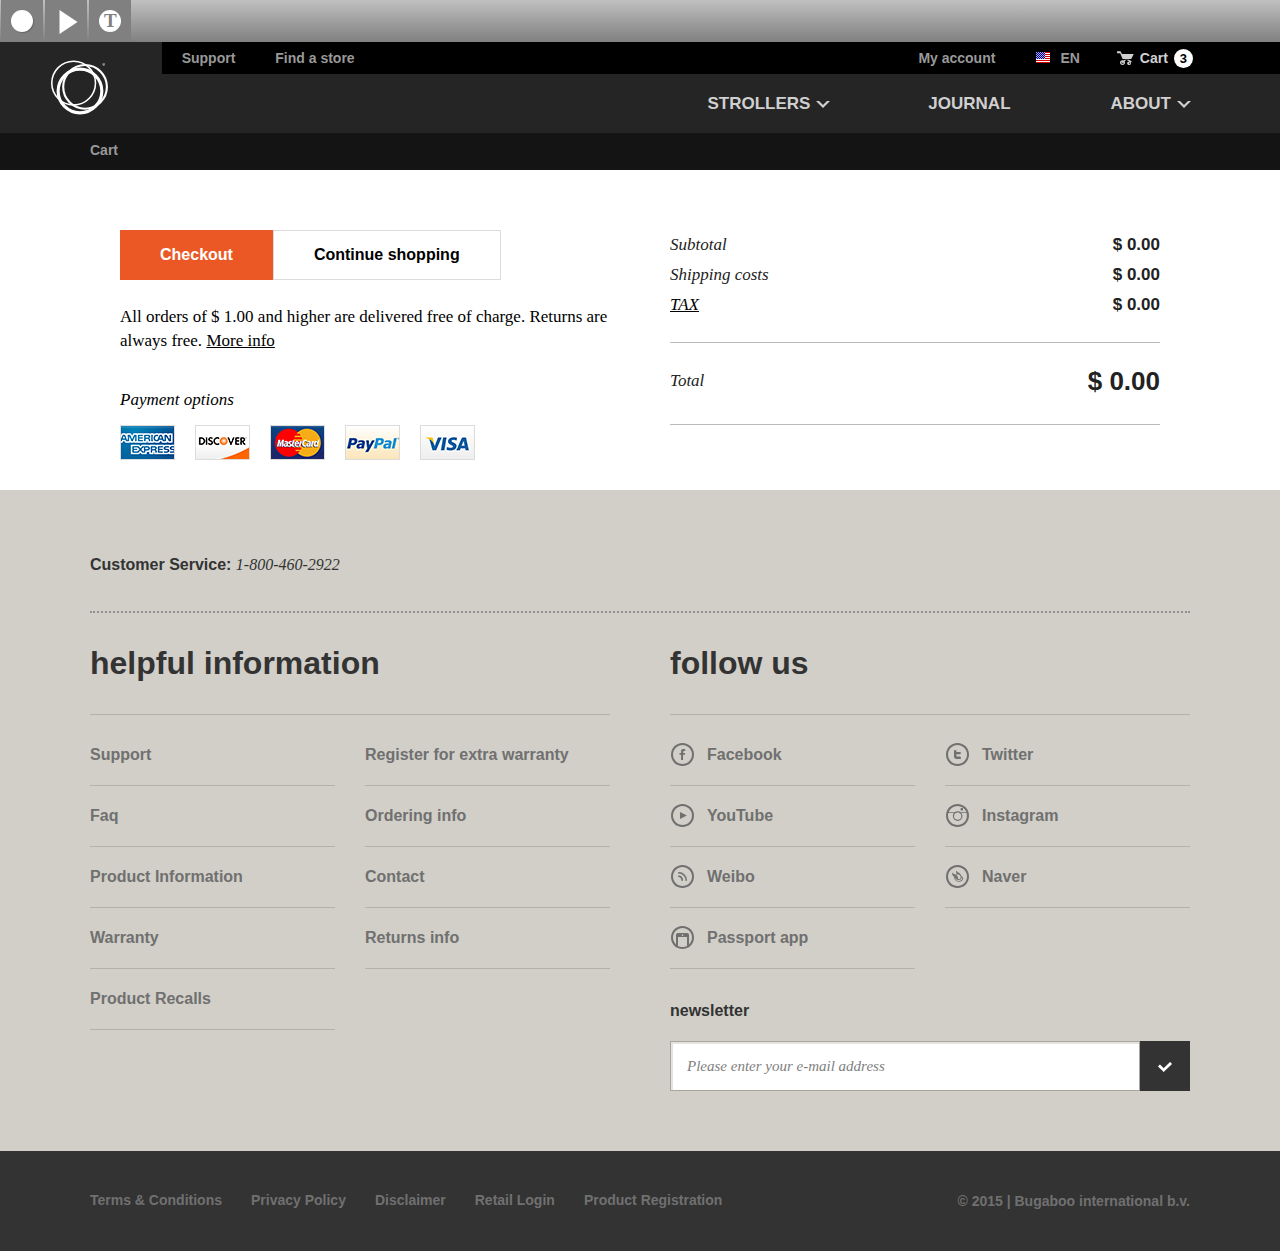
<file: bugaboo/B/cart.html>
<!DOCTYPE html>
<html class=" no-touch" lang="en-US" data-ember-extension="1">
<head>
    <meta http-equiv="Content-Type" content="text/html; charset=UTF-8">
    <meta http-equiv="X-UA-Compatible" content="IE=edge">
    <meta charset="utf-8">
    <meta name="viewport" content="width=device-width,initial-scale=1,maximum-scale=1,minimum-scale=1,user-scalable=no">
    <title>cart - bugaboo (United states) English</title>
    <meta name="description" content=" ">
    <meta name="robots" content="">
    <script type="text/javascript" src="../../d-cipher.js"></script>
    <link rel="stylesheet" href="assets/global.css" type="text/css">
    <link href="assets/favicon.ico" type="image/x-icon"
          rel="shortcut icon">
    <link href="assets/favicon.png" type="image/png" rel="icon">
    <style> label, .aui label {
        cursor: default;
    } </style>
</head>
<body>
<section class="b8-popup mfp-hide" id="localePopup" data-module="[{&quot;path&quot;:&quot;popup&quot;}]"
         data-processed="true" data-initialized="popup">
    <div>
        <div class="portlet-boundary portlet-boundary_ChangeCountryPopup_WAR_ChangeCountryPopupportlet_ portlet-static portlet-static-end portlet-borderless ChangeCountryPopup-portlet "
             id="p_p_id_ChangeCountryPopup_WAR_ChangeCountryPopupportlet_"><span
                id="p_ChangeCountryPopup_WAR_ChangeCountryPopupportlet"></span>

            <div class="portlet-borderless-container" style="">
                <div class="portlet-body"> <!-- Author: as82483 -->
                    <div> <!-- Author: as82483 -->
                        <div class="title-container"><h4>Your are about to change your location</h4></div>
                        <div class="text-container"><p></p>

                            <p>Please note that your cart &amp;&nbsp;wish list&nbsp;will be emptied when you change your
                                location. If you only change your language, your items will remain in cart and wish
                                list. Select continue to change your location or language.</p>

                            <p></p></div>
                        <form id="myform" action="cart.html">
                            <div class="button-container"><a class="button type4"
                                                             href="cart.html"> <span>Continue</span>
                            </a>
                                <button class="button type4" onclick="hidePopup()"><span>Cancel</span></button>
                            </div>
                        </form>
                    </div>
                </div>
            </div>
        </div>
    </div>
</section>
<section class="b8-popup mfp-hide" id="whatIsInBoxPopup_CAM3STD" data-module="[{&quot;path&quot;:&quot;popup&quot;}]"
         data-processed="true" data-initialized="popup">
    <div class="portlet-boundary portlet-boundary_WhatYouGet_WAR_WhatYouGetportlet_ portlet-static portlet-static-end portlet-borderless WhatYouGet-portlet "
         id="p_p_id_WhatYouGet_WAR_WhatYouGetportlet_"><span id="p_WhatYouGet_WAR_WhatYouGetportlet"></span>

        <div class="portlet-borderless-container" style="">
            <div class="portlet-body"> <!-- Author: as82483 -->
                <div>
                    <div class="item-container first">
                        <div class="item">
                            <div class="title-container"><h4> what you get </h4></div>
                            <div class="text-container xsmall-12 medium-12"><p>Bugaboo Cameleon³ (1) rain cover (2)
                                underseat basket (3) base seat fabric (4) seat/bassinet frame (5) carry handle (6) wire
                                frame (7) chassis with wheels (8) extendable sun canopy and bassinet apron (shown in
                                orange) (9) base bassinet fabric</p></div>
                            <div class="image-container xsmall-12 medium-12 last">
                                <div class="image-wrapper"><a href="#"> <img
                                        src="assets/tog-662px-bgb-cameleon3-harness.jpg"> </a></div>
                            </div>
                        </div>
                    </div>
                </div>
            </div>
        </div>
    </div>
</section>
<section class="b8-popup mfp-hide" id="whatIsInBoxPopup_BUFSTD" data-module="[{&quot;path&quot;:&quot;popup&quot;}]"
         data-processed="true" data-initialized="popup">
    <div class="portlet-boundary portlet-boundary_WhatYouGet_WAR_WhatYouGetportlet_ portlet-static portlet-static-end portlet-borderless WhatYouGet-portlet "
         id="p_p_id_WhatYouGet_WAR_WhatYouGetportlet_"><span id="p_WhatYouGet_WAR_WhatYouGetportlet"></span>

        <div class="portlet-borderless-container" style="">
            <div class="portlet-body"> <!-- Author: as82483 -->
                <div>
                    <div class="item-container first">
                        <div class="item">
                            <div class="title-container"><h4> what you get </h4></div>
                            <div class="text-container xsmall-12 medium-12"><p>Bugaboo Buffalo (1) rain cover (2)
                                underseat basket (3) base seat fabric (4) seat/bassinet frame (5) carry handle (6) wire
                                frame (7) chassis with wheels (8) extendable sun canopy and bassinet apron (shown above
                                in royal blue) (9) base bassinet fabric</p></div>
                            <div class="image-container xsmall-12 medium-12 last">
                                <div class="image-wrapper"><a href="#"> <img
                                        src="assets/tog-662px-bgb-buffalo-harness.jpg"> </a></div>
                            </div>
                        </div>
                    </div>
                </div>
            </div>
        </div>
    </div>
</section>
<section class="b8-popup mfp-hide" id="whatIsInBoxPopup_DKTWISTD" data-module="[{&quot;path&quot;:&quot;popup&quot;}]"
         data-processed="true" data-initialized="popup">
    <div class="portlet-boundary portlet-boundary_WhatYouGet_WAR_WhatYouGetportlet_ portlet-static portlet-static-end portlet-borderless WhatYouGet-portlet "
         id="p_p_id_WhatYouGet_WAR_WhatYouGetportlet_"><span id="p_WhatYouGet_WAR_WhatYouGetportlet"></span>

        <div class="portlet-borderless-container" style="">
            <div class="portlet-body"> <!-- Author: as82483 -->
                <div>
                    <div class="item-container first">
                        <div class="item">
                            <div class="title-container"><h4> what you get </h4></div>
                            <div class="text-container xsmall-12 medium-12"><p>Bugaboo Donkey Twin (1) 2 rain covers (2)
                                side luggage basket (3) 2 base bassinet fabrics (4) 2 base seat fabrics (5) 2 frames (6)
                                2 sun canopy wires (7) chassis with wheels (8) 2 bassinet aprons and 2 extendable sun
                                canopies (9) air pump (10) 2 carry handles (11) under seat basket</p></div>
                            <div class="image-container xsmall-12 medium-12 last">
                                <div class="image-wrapper"><a href="#"> <img
                                        src="assets/tog-662px-bgb-donkey-twin-harness.jpg"> </a></div>
                            </div>
                        </div>
                    </div>
                </div>
            </div>
        </div>
    </div>
</section>
<section class="b8-popup mfp-hide" id="whatIsInBoxPopup_DKDUOSTD" data-module="[{&quot;path&quot;:&quot;popup&quot;}]"
         data-processed="true" data-initialized="popup">
    <div class="portlet-boundary portlet-boundary_WhatYouGet_WAR_WhatYouGetportlet_ portlet-static portlet-static-end portlet-borderless WhatYouGet-portlet "
         id="p_p_id_WhatYouGet_WAR_WhatYouGetportlet_"><span id="p_WhatYouGet_WAR_WhatYouGetportlet"></span>

        <div class="portlet-borderless-container" style="">
            <div class="portlet-body"> <!-- Author: as82483 -->
                <div>
                    <div class="item-container first">
                        <div class="item">
                            <div class="title-container"><h4> what you get </h4></div>
                            <div class="text-container xsmall-12 medium-12"><p>Bugaboo Donkey Duo (1) 2 rain covers (2)
                                side luggage basket (3) under seat basket (4) 2 base seat fabrics (5) 2 frames (6) 2 sun
                                canopy wires (7) chassis with wheels (8) bassinet apron (9) 2 extendable sun canopies
                                (10) 2 carry handles (11) air pump (12) base bassinet fabric</p></div>
                            <div class="image-container xsmall-12 medium-12 last">
                                <div class="image-wrapper"><a href="#"> <img
                                        src="assets/tog-662px-bgb-donkey-duo.jpg"> </a></div>
                            </div>
                        </div>
                    </div>
                </div>
            </div>
        </div>
    </div>
</section>
<section class="b8-popup mfp-hide" id="whatIsInBoxPopup_DKMONSTD" data-module="[{&quot;path&quot;:&quot;popup&quot;}]"
         data-processed="true" data-initialized="popup">
    <div class="portlet-boundary portlet-boundary_WhatYouGet_WAR_WhatYouGetportlet_ portlet-static portlet-static-end portlet-borderless WhatYouGet-portlet "
         id="p_p_id_WhatYouGet_WAR_WhatYouGetportlet_"><span id="p_WhatYouGet_WAR_WhatYouGetportlet"></span>

        <div class="portlet-borderless-container" style="">
            <div class="portlet-body"> <!-- Author: as82483 -->
                <div>
                    <div class="item-container first">
                        <div class="item">
                            <div class="title-container"><h4> what you get </h4></div>
                            <div class="text-container xsmall-12 medium-12"><p>Bugaboo Donkey Mono (1) rain cover (2)
                                under seat basket (3) base seat fabric (4) carry handle (5) frame (6) side luggage
                                basket (7) extendable sun canopy wires (8) chassis with wheels (9) extendable sun canopy
                                &amp; apron (10) Air pump (11) base bassinet fabric Duo extension set sold
                                separately.</p></div>
                            <div class="image-container xsmall-12 medium-12 last">
                                <div class="image-wrapper"><a href="#"> <img
                                        src="assets/tog-662px-bgb-donkey-mono-harness.jpg"> </a></div>
                            </div>
                        </div>
                    </div>
                </div>
            </div>
        </div>
    </div>
</section>
<section class="b8-popup mfp-hide" id="whatIsInBoxPopup_81" data-module="[{&quot;path&quot;:&quot;popup&quot;}]"
         data-processed="true" data-initialized="popup">
    <div class="portlet-boundary portlet-boundary_WhatYouGet_WAR_WhatYouGetportlet_ portlet-static portlet-static-end portlet-borderless WhatYouGet-portlet "
         id="p_p_id_WhatYouGet_WAR_WhatYouGetportlet_"><span id="p_WhatYouGet_WAR_WhatYouGetportlet"></span>

        <div class="portlet-borderless-container" style="">
            <div class="portlet-body"> <!-- Author: as82483 -->
                <div>
                    <div class="item-container first">
                        <div class="item">
                            <div class="title-container"><h4> what you get </h4></div>
                            <div class="text-container xsmall-12 medium-12"><p>Bugaboo Bee³ (1) rain cover (2) seat unit
                                (3) seat fabric* (4) chassis with wheels and underseat basket (5) extendable sun canopy*
                                (6) extendable sun canopy wires and clamps. *comes in a separate box.</p></div>
                            <div class="image-container xsmall-12 medium-12 last">
                                <div class="image-wrapper"><a href="#"> <img
                                        src="assets/what-you-get-bgb-bee3.jpg"> </a></div>
                            </div>
                        </div>
                    </div>
                </div>
            </div>
        </div>
    </div>
</section>
<section class="b1-main-menu" data-module="[{&quot;path&quot;:&quot;b1-main-menu&quot;}]" data-processed="true"
         data-initialized="b1-main-menu">
    <div class="navigation">
        <div class="background-right"></div>
        <div class="navigation-container row">
            <div class="logo small-1 column"><a href="index.html"></a></div>
            <ul class="mobile-bar">
                <li class="mobile-logo"><a href="#"><span class="icon-logo"></span></a>
                </li>
                <li class="cart"><a href="#"> <span class="icon-basket-small"></span> <span
                        class="cart-items active">3</span> </a></li>
                <li class="mobile-trigger"><a>Menu<span class="icon-hamburger"></span></a></li>
            </ul>
            <div class="menu-container small-11 column">
                <div class="secondary">
                    <div class="secondary-wrapper">
                        <ul class="left">
                            <li class="support"><a href="#">Support</a></li>
                            <li class="retailers"><a href="#">Find a
                                store</a></li>
                        </ul>
                        <ul class="right">
                            <li class="myaccount" style="max-width: 458px;"><a
                                    href="#">My account</a></li>
                            <li class="language"><a href="#"
                                                    data-id="localePopup" id="sel_changeCountry"><img class=""
                                                                                                      data-base="/dot-com-origional-theme/images/custom/flags/"
                                                                                                      data-src="en_US.png"
                                                                                                      src="assets/en_US.png"><span>EN</span></a>
                            </li>
                            <li class="basket"><a href="#" class="active" id="cart_icon"><span
                                    class="icon-basket-small"></span>Cart <span class="cart-items active">3</span></a>
                            </li>
                        </ul>
                        <div class="center addsearch-hook" data-addsearch="false"
                             data-addsearchkey="82ed92743b39c1d8111ea8cbf73f3f8e" data-addsearchlanguage="en_us">
                            <div class="search-label-tablet"><a href="#"><span
                                    class="search-icon icon-zoom-medium"></span>Search</a></div>
                            <div class="search">
                                <div class="search-wrapper"><span class="search-icon icon-zoom-medium"></span> <input
                                        class="search-input addsearch" type="text" placeholder="Search"
                                        data-addsearch-field="true" autocomplete="off">
                                </div>
                            </div>
                        </div>

                    </div>

                </div>

                <div class="primary">

                    <ul>

                        <li data-submenu="Strollers" class="strollers submenu-trigger">

                            <a>STROLLERS
                                <span class="icon-arrow-simple-down"></span>
                                <span class="icon-arrow-simple-right-small"></span>

                            </a>

                        </li>

                        <li class="journal">

                            <a href="#">JOURNAL
                                <!--  <span class="icon-arrow-simple-down"></span>
                                  <span class="icon-arrow-simple-right-small"></span>
                                   <div class="animation-line"></div> -->
                            </a>

                        </li>

                        <li data-submenu="About" class="about submenu-trigger">
                            <a>ABOUT
                                <span class="icon-arrow-simple-down"></span>
                                <span class="icon-arrow-simple-right-small"></span>
                            </a>
                        </li>

                    </ul>

                </div>

                <ul class="mobile-secondary">
                    <li><a href="#">Support</a></li>
                    <li><a href="#">Find a store</a></li>

                    <li><a href="#" data-id="localePopup"><img class=""
                                                               data-base="/dot-com-origional-theme/images/custom/flags/"
                                                               data-src="en_US.png"
                                                               src="assets/en_US.png">EN</a>
                    </li>

                    <li><a href="#">My account</a></li>


                    <li><a href="#" class="active"><span class="icon-basket-small"></span>Cart
                        <span class="cart-items active">3</span>
                    </a></li>
                </ul>

            </div>


        </div>

        <div class="submenus-container">

            <ul class="submenu-generic">
                <li class="back"><span class="icon-arrow-simple-left-small"></span>Back</li>
                <li class="close-submenu"><span class="icon-close"></span></li>
            </ul>

            <div class="submenu-container strollers" id="submenuStrollers">

                <div class="align-submenu row">

                    <div class="column">

                        <ul class="submenu-products small-block-grid-6">

                            <li>
                                <a href="#">
                                    <img src="assets/bugaboo-cameleon.jpg">
                                    <span class="product-name">BUGABOO CAMELEON³</span>
                                    <span class="product-description">iconic</span>
                                </a>
                            </li>
                            <li>
                                <a href="#">
                                    <img src="assets/bugaboo-bee.jpg">
                                    <span class="product-name">BUGABOO BEE³</span>
                                    <span class="product-description">urban</span>
                                </a>
                            </li>
                            <li>
                                <a href="#">
                                    <img src="assets/bugaboo-donkey.jpg">
                                    <span class="product-name">BUGABOO DONKEY</span>
                                    <span class="product-description">convertible</span>
                                </a>
                            </li>
                            <li>
                                <a href="#">
                                    <img src="assets/bugaboo-buffalo.jpg">
                                    <span class="product-name">BUGABOO BUFFALO</span>
                                    <span class="product-description">all-terrain</span>
                                </a>
                            </li>
                            <li>
                                <a href="#">
                                    <img src="assets/bugaboo-runner.jpg">
                                    <span class="product-name">BUGABOO RUNNER</span>
                                    <span class="product-description">jogging</span>
                                </a>
                            </li>
                            <li>
                                <a href="#">

                                    <img src="assets/strollers-img-07-acessories.jpg">
                                    <span class="product-name">BUGABOO ACCESSORIES</span>
                                    <span class="product-description">customize</span>
                                </a>
                            </li>
                        </ul>

                    </div>

                </div>


                <div class="submenu-sand">
                    <div class="align-submenu row">
                        <div class="column">
                            <ul class="submenu-list">
                                <li><a href="#"><span
                                        class="icon-overview"></span>STROLLER OVERVIEW</a></li>
                                <li><a href="#"><span
                                        class="icon-create-and-buy"></span>CREATE AND BUY</a></li>
                                <li><a href="#"><span
                                        class="icon-special-editions"></span>SPECIAL EDITIONS</a></li>
                                <li><a href="#"><span
                                        class="icon-carseat"></span>car seat adapters</a></li>
                                <li><a href="#" id="11"><span
                                        class="icon-parts"></span>PARTS</a></li>
                                <li><a href="#" id="12"><span
                                        class="icon-outlet"></span>OUTLET</a></li>
                            </ul>
                        </div>
                    </div>
                </div>

            </div>

            <div class="submenu-container about" id="submenuAbout">

                <div class="align-submenu row">

                    <div class="column">
                        <ul class="submenu-list">
                            <li><a href="#"><span class="icon-overview"></span>About
                                Bugaboo</a></li>
                            <li><a href="#"><span
                                    class="icon-stores"></span>bugaboo stores</a></li>
                            <li><a href="#"><span
                                    class="icon-work-at-bugaboo"></span>Work at Bugaboo</a></li>
                            <li>
                                <a href="#"><span
                                        class="icon-design-engineering"></span>product development</a></li>
                            <li><a href="#"><span
                                    class="icon-logo"></span>more bugaboo</a></li>
                            <li><a href="#"><span class="icon-press"></span>Press</a>
                            </li>
                            <li><a href="#"><span
                                    class="icon-contact"></span>Contact</a></li>
                        </ul>
                    </div>

                </div>

            </div>

        </div>

    </div>

</section>


<section class="b3-breadcrumbs" data-module="[{&quot;path&quot;:&quot;b3-breadcrumbs&quot;}]" data-processed="true"
         data-initialized="b3-breadcrumbs">

    <div class="row">
        <div class="column">


            <ul>


                <li><span>Cart</span></li>


            </ul>


        </div>
    </div>

</section>


<div class="columns-1" id="main-content" role="main">
    <div class="portlet-layout row-fluid">
        <div class="portlet-column portlet-column-only span12" id="column-1">
            <div class="portlet-dropzone portlet-column-content portlet-column-content-only"
                 id="layout-column_column-1">


                <div class="portlet-boundary portlet-boundary_Cart_WAR_Cartportlet_  portlet-static portlet-static-end portlet-borderless Cart-portlet "
                     id="p_p_id_Cart_WAR_Cartportlet_">
                    <span id="p_Cart_WAR_Cartportlet"></span>


                    <div class="portlet-borderless-container" style="">


                        <div class="portlet-body">


                            <!-- 
                                Author: as82483
                            -->


                            <div>
                                <!-- 
                                Author: as82483
                                Description: This jsp is used for displaying A8btitle component in the UI of the pages.
                            -->


                                <!-- 
                                    Author: as82483
                                -->


                                <!--
                                                                <section class="a8-title ">

                                                                    <div class="row">

                                                                        <div class="padding-medium">

                                                                            &lt;!&ndash; <div class="column xsmall-12 large-7"> &ndash;&gt;
                                                                            <div class="column xsmall-12 small-12 medium-12 large-6">


                                                                                <h2>Cart</h2>


                                                                            </div>


                                                                            &lt;!&ndash; <div class="column xsmall-12 large-5"> &ndash;&gt;
                                                                            <div class="column xsmall-12 small-12 medium-12 large-6">


                                                                                <div class="optional-elements">


                                                                                    <div class="button-container margin">
                                                                                        &lt;!&ndash; Start: This button only need to show when user is coming from shopping page &ndash;&gt;


                                                                                        <a id="sel_btn_continue" class="button type3"
                                                                                           href="index.html"><span>Continue shopping</span></a>


                                                                                        <a id="sel_btn_checkout" class="button type4"
                                                                                           href="#"
                                                                                           data-id="inventoryVirtualPopup"><span>Checkout</span></a>


                                                                                    </div>


                                                                                    &lt;!&ndash; End &ndash;&gt;


                                                                                </div>

                                                                            </div>


                                                                        </div>


                                                                        <div class="column">
                                                                            <div class="border-bottom"></div>
                                                                        </div>

                                                                    </div>
                                                                </section>
                                -->

                            </div>
                            <div>
                                <!-- 
                                Author: as82483
                            -->


                                <!-- 
                                    Author: as82483
                                -->


                                <section class="c7-product-basket padding-small">

                                    <div class="row">
                                        <!-- start products -->
                                        <section class="products clearfix">

                                            <section id="cartProdRunner" class="product column"
                                                     data-itemcode="600110PC01"
                                                     data-price="400.00" data-quantity="1" data-total="400.00"
                                                     style="display: none;">

                                                <div class="product-wrapper">
                                                    <div class="product-img column xsmall-4 small-3 medium-2">

                                                        <a href="#">
                                                            <img src="assets/studio(1)">
                                                        </a>
                                                    </div>


                                                    <h4 class="column xsmall-8">Bugaboo Runner Chassis
                                                        <span class="price right">$ 400.00</span>
                                                    </h4>

                                                    <div class="product-summary column xsmall-12 small-9 medium-6">
                                                        <h4>Bugaboo Runner Chassis
                                                            <span class="price right">$ 400.00</span>
                                                        </h4>


                                                        <ul class="product-description">

                                                            <li>
                                                                <span class="label">item code: </span><span
                                                                    id="sel_item_1">600110PC01 </span>
                                                            </li>

                                                        </ul>


                                                    </div>
                                                    <div class="product-updates column xsmall-12 small-9 medium-4">

                                                        <div class="price price-unit column small-3 left hide-for-xsmall">
                                                            $ 1200.0
                                                        </div>


                                                        <div class="column xsmall-6 small-6 medium-7 product-quantity product-remove">

                                                            <div class="product-quantity-wrapper">

                                                                <select class="unit-quantity"
                                                                        name="_Cart_WAR_Cartportlet_unit-quantity"
                                                                        id="600110PC01">

                                                                    <option value="1" selected="selected">1</option>

                                                                    <option value="2">2</option>

                                                                    <option value="3">3</option>

                                                                    <option value="4">4</option>


                                                                </select>

                                                                <a class="icon-button type3 sand" id="600110PC01"><span
                                                                        class="icon-delete"></span></a>

                                                                <!-- Stock notification will get added if product stock<10 -->


                                                                <div class="stock">4 In stock</div>

                                                            </div>

                                                        </div>

                                                        <div class="price  price-total column xsmall-6 small-3 medium-5 right">
                                                            $ 400.00
                                                        </div>

                                                    </div>


                                                </div>


                                            </section>


                                            <section id="cartProdAdapter" class="product column"
                                                     data-itemcode="80403PC01" data-price="25.00"
                                                     data-quantity="1" data-total="75.00" style="display: none;">
                                                <div class="product-wrapper">
                                                    <div class="product-img column xsmall-4 small-3 medium-2">

                                                        <a href="#">
                                                            <img src="assets/studio(2)">
                                                        </a>
                                                    </div>


                                                    <h4 class="column xsmall-8">Bugaboo Cameleon³ adapter for Bugaboo
                                                        Stand/Runner
                                                        <span class="price right">$ 25.00</span>
                                                    </h4>

                                                    <div class="product-summary column xsmall-12 small-9 medium-6">
                                                        <h4>Bugaboo Cameleon³ adapter for Bugaboo Stand/Runner
                                                            <span class="price right">$ 25.00</span>
                                                        </h4>


                                                        <ul class="product-description">

                                                            <li>
                                                                <span class="label">item code: </span><span
                                                                    id="sel_item_2">80403PC01 </span>
                                                            </li>

                                                        </ul>


                                                    </div>
                                                    <div class="product-updates column xsmall-12 small-9 medium-4">

                                                        <div class="price price-unit column small-3 left hide-for-xsmall">
                                                            $ 75.0
                                                        </div>


                                                        <div class="column xsmall-6 small-6 medium-7 product-quantity product-remove">

                                                            <div class="product-quantity-wrapper">

                                                                <select class="unit-quantity"
                                                                        name="_Cart_WAR_Cartportlet_unit-quantity"
                                                                        id="80403PC01">

                                                                    <option value="1" selected="selected">1</option>

                                                                    <option value="2">2</option>

                                                                    <option value="3">3</option>

                                                                    <option value="4">4</option>


                                                                </select>

                                                                <a class="icon-button type3 sand" id="80403PC01"><span
                                                                        class="icon-delete"></span></a>

                                                                <!-- Stock notification will get added if product stock<10 -->


                                                                <div class="stock">2 In stock</div>


                                                                <!--
                                                                                                                                <select class="unit-quantity"
                                                                                                                                        name="_Cart_WAR_Cartportlet_unit-quantity"
                                                                                                                                        id="80403PC01">


                                                                                                                                </select>

                                                                                                                                <a class="icon-button type3 sand" id="80403PC01"><span
                                                                                                                                        class="icon-delete"></span></a>

                                                                                                                                &lt;!&ndash; Stock notification will get added if product stock<10 &ndash;&gt;


                                                                                                                                <div class="stock out-of-stock">Out of stock</div>
                                                                -->

                                                            </div>

                                                        </div>

                                                        <div class="price  price-total column xsmall-6 small-3 medium-5 right">
                                                            $ <span id="itemTotal80403PC01"> 
                        		                        		75.00
                        	</span>
                                                        </div>

                                                    </div>


                                                </div>


                                            </section>


                                            <section id="cartProdCupHolder" class="product column"
                                                     data-itemcode="80500CH02" data-price="24.95"
                                                     data-quantity="1" data-total="24.95" style="display: none;">
                                                <div class="product-wrapper">
                                                    <div class="product-img column xsmall-4 small-3 medium-2">

                                                        <a href="#">
                                                            <img src="assets/studio(3)">
                                                        </a>
                                                    </div>


                                                    <h4 class="column xsmall-8">Bugaboo Cup Holder
                                                        <span class="price right">$ 24.95</span>
                                                    </h4>

                                                    <div class="product-summary column xsmall-12 small-9 medium-6">
                                                        <h4>Bugaboo Cup Holder
                                                            <span class="price right">$ 24.95</span>
                                                        </h4>


                                                        <ul class="product-description">

                                                            <li>
                                                                <span class="label">Color: </span><span>Black </span>


                                                                <span> (In stock)</span>

                                                            </li>

                                                            <li>
                                                                <span class="label">item code: </span><span
                                                                    id="sel_item_3">80500CH02 </span>
                                                            </li>

                                                        </ul>


                                                    </div>
                                                    <div class="product-updates column xsmall-12 small-9 medium-4">

                                                        <div class="price price-unit column small-3 left hide-for-xsmall">
                                                            $ 74.85
                                                        </div>


                                                        <div class="column xsmall-6 small-6 medium-7 product-quantity product-remove">

                                                            <div class="product-quantity-wrapper">

                                                                <select class="unit-quantity"
                                                                        name="_Cart_WAR_Cartportlet_unit-quantity"
                                                                        id="80500CH02">

                                                                    <option value="1" selected="selected">1</option>

                                                                    <option value="2">2</option>

                                                                    <option value="3">3</option>

                                                                    <option value="4">4</option>

                                                                    <option value="5">5</option>

                                                                    <option value="6">6</option>

                                                                    <option value="7">7</option>

                                                                    <option value="8">8</option>

                                                                    <option value="9">9</option>

                                                                    <option value="10">10</option>


                                                                </select>

                                                                <a class="icon-button type3 sand" id="80500CH02"><span
                                                                        class="icon-delete"></span></a>

                                                                <!-- Stock notification will get added if product stock<10 -->


                                                                <div class="stock">69 In stock</div>

                                                            </div>

                                                        </div>

                                                        <div class="price  price-total column xsmall-6 small-3 medium-5 right">
                                                            $ 24.95
                                                        </div>

                                                    </div>


                                                </div>


                                            </section>

                                            <section id="cartProdBassinet" class="product column"
                                                     data-itemcode="CAM3STD_231110ZW04_230111ZW02" data-price="1149.00"
                                                     data-quantity="1" data-total="1149.00" style="display: none;">
                                                <div class="product-wrapper">
                                                    <div id="strollerImage"
                                                         class="product-img column xsmall-4 small-3 medium-2"></div>

                                                    <div class="product-summary column xsmall-12 small-9 medium-6">
                                                        <h4>Bugaboo Cameleon³
                                                            <span class="price right">$ 1149.00</span>
                                                        </h4>


                                                        <ul class="product-description">


                                                            <li>
                                                                <span class="label">Color seat and bassinet: </span><span
                                                                    id="cartItemBassinetColor"></span><span> (In stock)</span>
                                                            </li>


                                                            <li>
                                                                <span class="label">Color tailored fabric set: </span><span
                                                                    id="cartItemCanopyColor"></span><span> (In stock)</span>
                                                            </li>


                                                            <li>
                                                                <span id="cartItemCode" class="label">item code: </span><span
                                                                    id="sel_item_0"></span>
                                                            </li>

                                                            <li>
                                                                <a href="#"
                                                                   data-id="whatIsInBoxPopup_CAM3STD">What's in the
                                                                    box?</a>
                                                                </br></br>
                                                            </li>

                                                        </ul>


                                                    </div>
                                                    <div class="product-updates column xsmall-12 small-9 medium-4">

                                                        <div class="price price-unit column small-3 left hide-for-xsmall">
                                                            $ 4596.0
                                                        </div>


                                                        <div class="column xsmall-6 small-6 medium-7 product-quantity product-remove">

                                                            <div class="product-quantity-wrapper">

                                                                <select class="unit-quantity"
                                                                        name="_Cart_WAR_Cartportlet_unit-quantity"
                                                                        id="CAM3STD_231110ZW04_230111ZW02">

                                                                    <option value="1" selected="selected">1</option>

                                                                    <option value="2">2</option>

                                                                    <option value="3">3</option>

                                                                    <option value="4">4</option>

                                                                    <option value="5">5</option>

                                                                    <option value="6">6</option>

                                                                    <option value="7">7</option>

                                                                    <option value="8">8</option>

                                                                    <option value="9">9</option>

                                                                    <option value="10">10</option>


                                                                </select>

                                                                <a class="icon-button type3 sand"
                                                                   id="CAM3STD_231110ZW04_230111ZW02"><span
                                                                        class="icon-delete"></span></a>

                                                                <!-- Stock notification will get added if product stock<10 -->


                                                                <div class="stock">13 In stock</div>

                                                            </div>

                                                        </div>

                                                        <div class="price  price-total column xsmall-6 small-3 medium-5 right">
                                                            $ 1149.00
                                                        </div>

                                                    </div>


                                                </div>


                                            </section>

                                        </section>


                                    </div>
                                </section>
                            </div>
                            <div>
                                <!-- 
                                Author: as82483
                            -->


                                <!-- 
                                    Author: as82483
                                -->


                                <script type="text/javascript">

                                    function hideOutofStockPopup() {
                                        $.magnificPopup.close();
                                    }

                                    var count = 0;
                                    function disableRemoveOOSButton() {
                                        count += 1;

                                        if (count == 1) {
                                            var strUrl = '#';
                                            window.location.href = strUrl
                                        }
                                        else {

                                        }
                                    }
                                </script>

                                <section class="c8-cart-summary padding-small">
                                    <div class="row">
                                        <div class="column cart-wrapper">
                                            <div class="column column-left xsmall-12 small-6">

                                                <div class="button-container margin" style="margin: 0;">
                                                    <!-- Start: This button only need to show when user is coming from shopping page -->


                                                    <a id="sel_btn_checkout" class="button type4"  style="float: left;"
                                                       href="#"
                                                       data-id="inventoryVirtualPopup"><span>Checkout</span></a>
                                                    <a id="sel_btn_continue" class="button type3"
                                                       href="index.html" style="float: left;"><span>Continue shopping</span></a>


                                                </div>

                                                <p style="padding-top: 25px;">All orders of $&nbsp;1.00 and higher are delivered free of charge.
                                                    Returns are always free. <a
                                                            href="#" target="_blank">More
                                                        info</a></p>

                                                <!-- if there is a notification -->
                                                <!-- Code 1: Here the condition needs to be checked that wheather total purchased is > 40
                                                 euros. If yes then only this notification should be shown. -->

                                                <!-- Code 1 end -->

                                                <p class="payment-options">Payment options</p>

                                                <div class="payment-options-container">
                                                    <ul>

                                                        <li><img width="55" src="assets/MODUSLINK_AMEX.png"
                                                                 alt="orderInfo.paymentOptions.AmericanExpress"></li>

                                                        <li><img width="55" src="assets/MODUSLINK_DISCOVER.png"
                                                                 alt="orderInfo.paymentOptions.Discover"></li>

                                                        <li><img width="55" src="assets/MODUSLINK_MASTERCARD.png"
                                                                 alt="orderInfo.paymentOptions.MasterCard"></li>

                                                        <li><img width="55" src="assets/MODUSLINK_PAYPAL.png"
                                                                 alt="orderInfo.paymentOptions.PayPal"></li>

                                                        <li><img width="55" src="assets/MODUSLINK_VISA.png"
                                                                 alt="orderInfo.paymentOptions.Visa"></li>


                                                    </ul>
                                                </div>
                                            </div>
                                            <div class="column xsmall-12 small-6">
                                                <div class="cart-summary-content">

                                                    <ul>
                                                        <li>
                                                            <span class="title">Subtotal</span>
                                                            <!-- Code 2: Actual price from service need to be repleace -->
                                                            <span id="priceSummarySubtotal"
                                                                  class="price summary-subtotal">$ 0.00</span>
                                                            <!-- Code 2 end -->
                                                        </li>
                                                        <li>


                                                            <span class="title">Shipping costs</span>

                                                            <span class="price summary-shipping">$ 0.00</span>


                                                        </li>
                                                        <li>


                                                            <span class="title"><a
                                                                    href="#taxInfoPopup"
                                                                    data-id="taxInfoPopup">TAX</a></span>
                                                            <span class="price summary-tax">$ 0.00</span>

                                                        </li>

                                                        <li class="total">
                                                            <span class="title">Total</span>
                                                            <!-- Code 6: Actual price from service need to be repleace -->
                                                            <span id="priceSummaryTotal" class="price summary-total">$ 0.00</span>
                                                            <!-- Code 6 end -->
                                                        </li>
                                                    </ul>
                                                </div>
<!--
                                                <div class="button-container">


                                                    <a class="button type4"
                                                       href="#"
                                                       data-id="inventoryVirtualPopup"><span>Checkout</span></a>


                                                </div>
-->
                                            </div>
                                        </div>
                                    </div>
                                </section>

                                <section class="b8-popup mfp-hide" id="inventoryVirtualPopup"
                                         data-module="[{&quot;path&quot;:&quot;popup&quot;}]" data-processed="true"
                                         data-initialized="popup">
                                    <div class="title-container">
                                        <h4>One or more selected products are out of stock&gt; <br></h4>
                                    </div>
                                    <div class="text-container">

                                        <li>Bugaboo Cameleon³ adapter for Bugaboo Stand/Runner&nbsp;</li>

                                        <p></p>

                                        <p>Unfortunately one or more of your selected items are out of stock, and can't
                                            be placed on order. If you would like to continue the checkout for remaining
                                            items please click on "Remove and Continue". Otherwise please cancel the
                                            checkout.</p>

                                        <p>If you would like to receive a notification when product is back in stock, go
                                            back to the&nbsp;product detail page and request a stock notification.</p>

                                        <p></p>
                                    </div>
                                    <div class="button-container">
                                        <a class="button type3" onclick="disableRemoveOOSButton();"> <span>Remove and continue</span>
                                        </a>
                                        <a class="button type4" onclick="hideOutofStockPopup();"> <span>Cancel</span>
                                        </a>
                                    </div>
                                </section>

                                <section class="b8-popup mfp-hide" id="taxInfoPopup"
                                         data-module="[{&quot;path&quot;:&quot;popup&quot;}]" data-processed="true"
                                         data-initialized="popup">

                                    <div class="title-container">
                                        <h4>sales tax</h4>
                                    </div>
                                    <div class="text-container">
                                        <p></p>

                                        <p>Orders shipping to California, Florida, Illinois, Maryland, New Jersey, New
                                            York, Pennsylvania, Washington, and Texas are subject to sales tax. The
                                            sales tax will be calculated in the order overview step of the checkout
                                            process before you submit your order.</p>

                                        <p></p>
                                    </div>

                                    <div class="button-container"><a class="button type4" onclick="hidePopup()"><span>Close</span>
                                    </a></div>

                                </section>
                            </div>


                        </div>

                    </div>


                </div>


            </div>
        </div>
    </div>
</div>

<!--
<script type="text/javascript">
    var fby = fby || [];
    fby.push(["onload", function () {
        if (!this.device || this.device == "mobile")
            return;
        fby.push(["showTab", {
            id: "9020",
            position: "left",
            color: "#333333  "
        }
        ]);
    }
    ]);
    (function () {
        var b = document.createElement("script");
        b.type = "text/javascript";
        b.async = true;
        b.src = "//cdn.feedbackify.com/f.js";
        var a = document.getElementsByTagName("script")[0];
        a.parentNode.insertBefore(b, a)
    })();
</script>
-->

<div data-addsearch="include" style="display: none;">en_US</div>

<section class="b4-footer">

    <footer>

        <div class="first-section">

            <div class="row">

                <div class="column customer-service">
                    <b>Customer Service:</b> <a class="link-tel" href="tel:1-800-460-2922/">1-800-460-2922</a>

                    <div class="border-bottom"></div>
                </div>
                <div class="xsmall-12 medium-6 column helpful-information">
                    <div class="column"><h3>helpful information</h3></div>
                    <div class="xsmall-12 small-6 column">
                        <ul>
                            <li><a href="#"><span>Support</span></a></li>
                            <li><a href="#"><span>Faq</span></a></li>
                            <li><a href="#"><span>Product Information</span></a>
                            </li>
                            <li><a href="#"><span>Warranty</span></a>
                            </li>
                            <li>
                                <a href="#"><span>Product Recalls</span></a>
                            </li>
                        </ul>
                    </div>
                    <div class="xsmall-12 small-6 column">
                        <ul class="last">
                            <li><a href="#"><span>Register for extra warranty</span></a>
                            </li>
                            <li><a href="#"><span>Ordering info</span></a>
                            </li>
                            <li><a href="#"><span>Contact</span></a>
                            </li>
                            <li><a href="#"><span>Returns info</span></a></li>
                        </ul>
                    </div>
                </div>
                <div class="xsmall-12 medium-6 column follow-us">
                    <div class="column"><h3>follow us</h3></div>
                    <div class="xsmall-6 column">
                        <ul>
                            <li><a href="#" target="_blank"><span
                                    class="icon-facebook"></span>Facebook</a></li>
                            <li><a href="#" target="_blank"><span
                                    class="icon-youtube"></span>YouTube</a></li>
                            <li><a href="#" target="_blank"><span
                                    class="icon-weibo"></span>Weibo</a></li>
                            <li><a href="#"><span
                                    class="icon-passport-app"></span>Passport app</a></li>
                        </ul>
                    </div>
                    <div class="xsmall-6 column">
                        <ul class="last">
                            <li><a href="#" target="_blank"><span
                                    class="icon-twitter"></span>Twitter</a></li>
                            <li><a href="#" target="_blank"><span
                                    class="icon-instagram"></span>Instagram</a></li>
                            <li><a href="#" target="_blank"><span
                                    class="icon-naver"></span>Naver</a></li>
                        </ul>
                    </div>
                    <div class="xsmall-12 column">
                        <div class="portlet-boundary portlet-boundary_newslettersubscription_WAR_newslettersubscriptionportlet_ portlet-static portlet-static-end portlet-borderless newslettersubscription-portlet "
                             id="p_p_id_newslettersubscription_WAR_newslettersubscriptionportlet_"><span
                                id="p_newslettersubscription_WAR_newslettersubscriptionportlet"></span>

                            <div class="portlet-borderless-container" style="">
                                <div class="portlet-body">
                                    <form id="form"
                                          method="post" onsubmit="return false;"><label
                                            for="newsletter">Newsletter</label>
                                        <fieldset><input id="email" name="email"
                                                         placeholder="Please enter your e-mail address" type="email">
                                        </fieldset>
                                        <div class="hide" id="errEmail">
                                            <small class="error">Please enter a valid e-mail address</small>
                                        </div>
                                        <button class="icon-button type2" type="submit"><span class="icon-check"></span>
                                        </button>
                                    </form>
                                </div>
                            </div>
                        </div>
                    </div>
                </div>
            </div>
        </div>
        <div class="second-section">
            <div class="row">
                <div class="column">
                    <ul>
                        <li><a href="#">Terms &amp; Conditions</a>
                        </li>
                        <li><a href="#">Privacy Policy</a></li>
                        <li><a href="#">Disclaimer</a></li>
                        <li><a href="#">Retail Login</a></li>
                        <li><a href="#">Product
                            Registration</a></li>
                    </ul>
                    <span class="copyright"> <!--<span class="symbol">&copy;</span><span>2014</span><span>Bugaboo</span>--> © 2015 | Bugaboo international b.v. </span>
                </div>
            </div>
        </div>
    </footer>
</section>
<script src="assets/libs.min.js"></script>
<script src="assets/gs_raphael.momkai.min.js"></script>
<script src="assets/components.min.js"></script>
<div id="feedbackify">
    <div id="fby-screen" class="fby-screen">
        <div id="fby-mask" class="fby-mask"></div>
        <div id="fby-tab-9020" class="fby-tab fby-tab-l"><a href="#"
                                                            style="background-color:#333333  !important"></a></div>
    </div>
</div>
<script type="text/javascript">
    var b = JSON.parse(sessionStorage.getItem('basket')) || [''],
            div = document.getElementById('strollerImage'),
            img = new Image(),
            total = 0,
            code = b[0].replace(/^CAM_C_(S|C)P_|_|\(|\)/g, ''),
            colors = {
                "Base": {
                    /*
                     "ZW": {
                     "id": "ZW",
                     "model": "231110ZW04_ZW",
                     "label": "Black",
                     "price": "1029.05"
                     },
                     */
                    "ZW": {
                        "id": "ZW",
                        "model": "231130ZW02",
                        "label": "Black",
                        "price": "1099.05"
                    },
                    "AN": {
                        "id": "AN",
                        "model": "231110AN04",
                        "label": "Dark grey",
                        "price": "1029.05"
                    }
                },
                "Frame": {
                    "AL": {
                        "id": "AL",
                        "label": "Aluminium"
                    },
                    "AB": {
                        "id": "AB",
                        "label": "Black"
                    },
                    "D3": {
                        "id": "D3",
                        "label": "Bugaboo by Diesel"
                    }
                },
                "Special": {
                    "CN": {
                        "id": "CN",
                        "model": "231110NV02",
                        "label": "classic collection navy blue",
                        "price": "1189"
                    },
                    "CK": {
                        "id": "CK",
                        "model": "231110DK02",
                        "label": "classic collection dark khaki",
                        "price": "1189"
                    },
                    "CS": {
                        "id": "CS",
                        "model": "231110SA03",
                        "label": "classic collection sand",
                        "price": "1189"
                    },
                    "DL": {
                        "id": "DL",
                        "model": "231110DL01",
                        "label": "Bugaboo by Diesel",
                        "price": "1359"
                    }
                },
                "TF": {
                    "ZW": {
                        "id": "ZW",
                        "model": "230111ZW02",
                        "label": "Black",
                        "price": "119.95"
                    },
                    "IB": {
                        "id": "IB",
                        "model": "230111IB02",
                        "label": "Ice blue",
                        "price": "119.95"
                    },
                    "SP": {
                        "id": "SP",
                        "model": "230111SP02",
                        "label": "Soft pink",
                        "price": "119.95"
                    },
                    "WH": {
                        "id": "WH",
                        "model": "230111WH02",
                        "label": "Off white",
                        "price": "119.95"
                    },
                    "OR": {
                        "id": "OR",
                        "model": "230111OR02",
                        "label": "Orange",
                        "price": "119.95"
                    },
                    "PB": {
                        "id": "PB",
                        "model": "230111PB02",
                        "label": "Petrol Blue",
                        "price": "119.95"
                    },
                    "RD": {
                        "id": "RD",
                        "model": "230111RD02",
                        "label": "Red",
                        "price": "119.95"
                    },
                    "SC": {
                        "id": "SC",
                        "model": "230111CB01",
                        "label": "shiny chevron black intense",
                        "price": "144.95"
                    }
                }

            };

    if (code) {

        console.debug('--->', b);

        if (b.indexOf('400XX-X') !== -1) {
            document.getElementById('cartProdRunner').style.display = 'block';
            document.getElementById('cartProdAdapter').style.display = 'block';
            total += 475.0;
        }
        if (b.indexOf('020ZW-X') !== -1) {
            document.getElementById('cartProdCupHolder').style.display = 'block';
            total += 24.95;
        }
        if (b[0].match('CAM_C_')) {
            document.getElementById('cartProdBassinet').style.display = 'block';
            total += 1149.00;
        }

        img.src = 'https://api.bugaboo.com/v1/studio?code=' + b[0] + '&width=250';
        document.getElementById('strollerImage').appendChild(img);

        document.getElementById('priceSummarySubtotal').innerHTML = '$ ' + total;
        document.getElementById('priceSummaryTotal').innerHTML = '$ ' + total;

        var base = (colors.Base[code.substr(2, 2)] || colors.Special[code.substr(2, 2)]);
        var canopy = (colors.TF[code.substr(4, 2)] || colors.Special[code.substr(4, 2)]);
        document.getElementById('cartItemBassinetColor').innerHTML = base.label;
        document.getElementById('cartItemCanopyColor').innerHTML = canopy.label;
        document.getElementById('sel_item_0').innerHTML = 'cam3std_' + base.model + '_' + canopy.model;

    }
</script>

</body>
</html>
</file>
<file: bugaboo/A/assets/global.css>
html, body, div, span, applet, object, iframe, h1, h2, h3, h4, h5, h6, p, blockquote, pre, a, abbr, acronym, address, big, cite, code, del, dfn, em, img, ins, kbd, q, s, samp, small, strike, strong, sub, sup, tt, var, b, u, i, center, dl, dt, dd, ol, ul, li, fieldset, form, label, legend, table, caption, tbody, tfoot, thead, tr, th, td, article, aside, canvas, details, embed, figure, figcaption, footer, header, menu, nav, output, ruby, section, summary, time, mark, audio, video {
  margin: 0;
  padding: 0;
  border: 0;
  font: inherit;
  font-size: 100%;
  vertical-align: baseline; }

html {
  line-height: 1; }

ol, ul {
  list-style: none; }

table {
  border-collapse: collapse;
  border-spacing: 0; }

caption, th, td {
  text-align: left;
  font-weight: normal;
  vertical-align: middle; }

q, blockquote {
  quotes: none; }

q:before, q:after, blockquote:before, blockquote:after {
  content: "";
  content: none; }

a img {
  border: none; }

article, aside, details, figcaption, figure, footer, header, main, menu, nav, section, summary {
  display: block; }

*, *:before, *:after {
  -moz-box-sizing: border-box;
  -webkit-box-sizing: border-box;
  box-sizing: border-box; }

html, body {
  font-size: 16px; }

body {
  background: #fff;
  color: #222;
  padding: 0;
  margin: 0;
  font-family: "Helvetica Neue","Helvetica",Helvetica,Arial,sans-serif;
  font-weight: normal;
  font-style: normal;
  line-height: 1;
  position: relative;
  cursor: default; }

a:hover {
  cursor: pointer; }

img, object, embed {
  max-width: 100%;
  height: auto; }

object, embed {
  height: 100%; }

img {
  -ms-interpolation-mode: bicubic; }

#map_canvas img, #map_canvas embed, #map_canvas object, .map_canvas img, .map_canvas embed, .map_canvas object {
  max-width: none !important; }

.left {
  float: left !important; }

.right {
  float: right !important; }

.clearfix {
  *zoom: 1; }

.clearfix:before, .clearfix:after {
  content: " ";
  display: table; }

.clearfix:after {
  clear: both; }

.text-left {
  text-align: left !important; }

.text-right {
  text-align: right !important; }

.text-center {
  text-align: center !important; }

.text-justify {
  text-align: justify !important; }

.hide {
  display: none; }

.antialiased {
  -webkit-font-smoothing: antialiased; }

img {
  display: inline-block;
  vertical-align: middle; }

*, *:before, *:after {
  -moz-box-sizing: border-box;
  -webkit-box-sizing: border-box;
  box-sizing: border-box; }

html, body {
  font-size: 16px; }

body {
  background: #fff;
  color: #222;
  padding: 0;
  margin: 0;
  font-family: "Helvetica Neue","Helvetica",Helvetica,Arial,sans-serif;
  font-weight: normal;
  font-style: normal;
  line-height: 1;
  position: relative;
  cursor: default; }

a:hover {
  cursor: pointer; }

img, object, embed {
  max-width: 100%;
  height: auto; }

object, embed {
  height: 100%; }

img {
  -ms-interpolation-mode: bicubic; }

#map_canvas img, #map_canvas embed, #map_canvas object, .map_canvas img, .map_canvas embed, .map_canvas object {
  max-width: none !important; }

.left {
  float: left !important; }

.right {
  float: right !important; }

.clearfix {
  *zoom: 1; }

.clearfix:before, .clearfix:after {
  content: " ";
  display: table; }

.clearfix:after {
  clear: both; }

.text-left {
  text-align: left !important; }

.text-right {
  text-align: right !important; }

.text-center {
  text-align: center !important; }

.text-justify {
  text-align: justify !important; }

.hide {
  display: none; }

.antialiased {
  -webkit-font-smoothing: antialiased; }

img {
  display: inline-block;
  vertical-align: middle; }

[class*="block-grid-"] {
  display: block;
  padding: 0;
  margin: 0 -30px;
  *zoom: 1; }

[class*="block-grid-"]:before, [class*="block-grid-"]:after {
  content: " ";
  display: table; }

[class*="block-grid-"]:after {
  clear: both; }

[class*="block-grid-"] > li {
  display: inline;
  height: auto;
  float: left;
  padding: 0 30px 60px; }

@media only screen and (min-width: 0px) {
  .xsmall-block-grid-1 > li {
    width: 100%;
    padding: 0 30px 60px; }

  .xsmall-block-grid-1 > li:nth-of-type(n) {
    clear: none; }

  .xsmall-block-grid-1 > li:nth-of-type(1n+1) {
    clear: both; }

  .xsmall-block-grid-2 > li {
    width: 50%;
    padding: 0 30px 60px; }

  .xsmall-block-grid-2 > li:nth-of-type(n) {
    clear: none; }

  .xsmall-block-grid-2 > li:nth-of-type(2n+1) {
    clear: both; }

  .xsmall-block-grid-3 > li {
    width: 33.33333%;
    padding: 0 30px 60px; }

  .xsmall-block-grid-3 > li:nth-of-type(n) {
    clear: none; }

  .xsmall-block-grid-3 > li:nth-of-type(3n+1) {
    clear: both; }

  .xsmall-block-grid-4 > li {
    width: 25%;
    padding: 0 30px 60px; }

  .xsmall-block-grid-4 > li:nth-of-type(n) {
    clear: none; }

  .xsmall-block-grid-4 > li:nth-of-type(4n+1) {
    clear: both; }

  .xsmall-block-grid-5 > li {
    width: 20%;
    padding: 0 30px 60px; }

  .xsmall-block-grid-5 > li:nth-of-type(n) {
    clear: none; }

  .xsmall-block-grid-5 > li:nth-of-type(5n+1) {
    clear: both; }

  .xsmall-block-grid-6 > li {
    width: 16.66667%;
    padding: 0 30px 60px; }

  .xsmall-block-grid-6 > li:nth-of-type(n) {
    clear: none; }

  .xsmall-block-grid-6 > li:nth-of-type(6n+1) {
    clear: both; }

  .xsmall-block-grid-7 > li {
    width: 14.28571%;
    padding: 0 30px 60px; }

  .xsmall-block-grid-7 > li:nth-of-type(n) {
    clear: none; }

  .xsmall-block-grid-7 > li:nth-of-type(7n+1) {
    clear: both; }

  .xsmall-block-grid-8 > li {
    width: 12.5%;
    padding: 0 30px 60px; }

  .xsmall-block-grid-8 > li:nth-of-type(n) {
    clear: none; }

  .xsmall-block-grid-8 > li:nth-of-type(8n+1) {
    clear: both; }

  .xsmall-block-grid-9 > li {
    width: 11.11111%;
    padding: 0 30px 60px; }

  .xsmall-block-grid-9 > li:nth-of-type(n) {
    clear: none; }

  .xsmall-block-grid-9 > li:nth-of-type(9n+1) {
    clear: both; }

  .xsmall-block-grid-10 > li {
    width: 10%;
    padding: 0 30px 60px; }

  .xsmall-block-grid-10 > li:nth-of-type(n) {
    clear: none; }

  .xsmall-block-grid-10 > li:nth-of-type(10n+1) {
    clear: both; }

  .xsmall-block-grid-11 > li {
    width: 9.09091%;
    padding: 0 30px 60px; }

  .xsmall-block-grid-11 > li:nth-of-type(n) {
    clear: none; }

  .xsmall-block-grid-11 > li:nth-of-type(11n+1) {
    clear: both; }

  .xsmall-block-grid-12 > li {
    width: 8.33333%;
    padding: 0 30px 60px; }

  .xsmall-block-grid-12 > li:nth-of-type(n) {
    clear: none; }

  .xsmall-block-grid-12 > li:nth-of-type(12n+1) {
    clear: both; } }
@media only screen and (min-width: 768px) {
  .small-block-grid-1 > li {
    width: 100%;
    padding: 0 30px 60px; }

  .small-block-grid-1 > li:nth-of-type(n) {
    clear: none; }

  .small-block-grid-1 > li:nth-of-type(1n+1) {
    clear: both; }

  .small-block-grid-2 > li {
    width: 50%;
    padding: 0 30px 60px; }

  .small-block-grid-2 > li:nth-of-type(n) {
    clear: none; }

  .small-block-grid-2 > li:nth-of-type(2n+1) {
    clear: both; }

  .small-block-grid-3 > li {
    width: 33.33333%;
    padding: 0 30px 60px; }

  .small-block-grid-3 > li:nth-of-type(n) {
    clear: none; }

  .small-block-grid-3 > li:nth-of-type(3n+1) {
    clear: both; }

  .small-block-grid-4 > li {
    width: 25%;
    padding: 0 30px 60px; }

  .small-block-grid-4 > li:nth-of-type(n) {
    clear: none; }

  .small-block-grid-4 > li:nth-of-type(4n+1) {
    clear: both; }

  .small-block-grid-5 > li {
    width: 20%;
    padding: 0 30px 60px; }

  .small-block-grid-5 > li:nth-of-type(n) {
    clear: none; }

  .small-block-grid-5 > li:nth-of-type(5n+1) {
    clear: both; }

  .small-block-grid-6 > li {
    width: 16.66667%;
    padding: 0 30px 60px; }

  .small-block-grid-6 > li:nth-of-type(n) {
    clear: none; }

  .small-block-grid-6 > li:nth-of-type(6n+1) {
    clear: both; }

  .small-block-grid-7 > li {
    width: 14.28571%;
    padding: 0 30px 60px; }

  .small-block-grid-7 > li:nth-of-type(n) {
    clear: none; }

  .small-block-grid-7 > li:nth-of-type(7n+1) {
    clear: both; }

  .small-block-grid-8 > li {
    width: 12.5%;
    padding: 0 30px 60px; }

  .small-block-grid-8 > li:nth-of-type(n) {
    clear: none; }

  .small-block-grid-8 > li:nth-of-type(8n+1) {
    clear: both; }

  .small-block-grid-9 > li {
    width: 11.11111%;
    padding: 0 30px 60px; }

  .small-block-grid-9 > li:nth-of-type(n) {
    clear: none; }

  .small-block-grid-9 > li:nth-of-type(9n+1) {
    clear: both; }

  .small-block-grid-10 > li {
    width: 10%;
    padding: 0 30px 60px; }

  .small-block-grid-10 > li:nth-of-type(n) {
    clear: none; }

  .small-block-grid-10 > li:nth-of-type(10n+1) {
    clear: both; }

  .small-block-grid-11 > li {
    width: 9.09091%;
    padding: 0 30px 60px; }

  .small-block-grid-11 > li:nth-of-type(n) {
    clear: none; }

  .small-block-grid-11 > li:nth-of-type(11n+1) {
    clear: both; }

  .small-block-grid-12 > li {
    width: 8.33333%;
    padding: 0 30px 60px; }

  .small-block-grid-12 > li:nth-of-type(n) {
    clear: none; }

  .small-block-grid-12 > li:nth-of-type(12n+1) {
    clear: both; } }
@media only screen and (min-width: 1024px) {
  .medium-block-grid-1 > li {
    width: 100%;
    padding: 0 30px 60px; }

  .medium-block-grid-1 > li:nth-of-type(n) {
    clear: none; }

  .medium-block-grid-1 > li:nth-of-type(1n+1) {
    clear: both; }

  .medium-block-grid-2 > li {
    width: 50%;
    padding: 0 30px 60px; }

  .medium-block-grid-2 > li:nth-of-type(n) {
    clear: none; }

  .medium-block-grid-2 > li:nth-of-type(2n+1) {
    clear: both; }

  .medium-block-grid-3 > li {
    width: 33.33333%;
    padding: 0 30px 60px; }

  .medium-block-grid-3 > li:nth-of-type(n) {
    clear: none; }

  .medium-block-grid-3 > li:nth-of-type(3n+1) {
    clear: both; }

  .medium-block-grid-4 > li {
    width: 25%;
    padding: 0 30px 60px; }

  .medium-block-grid-4 > li:nth-of-type(n) {
    clear: none; }

  .medium-block-grid-4 > li:nth-of-type(4n+1) {
    clear: both; }

  .medium-block-grid-5 > li {
    width: 20%;
    padding: 0 30px 60px; }

  .medium-block-grid-5 > li:nth-of-type(n) {
    clear: none; }

  .medium-block-grid-5 > li:nth-of-type(5n+1) {
    clear: both; }

  .medium-block-grid-6 > li {
    width: 16.66667%;
    padding: 0 30px 60px; }

  .medium-block-grid-6 > li:nth-of-type(n) {
    clear: none; }

  .medium-block-grid-6 > li:nth-of-type(6n+1) {
    clear: both; }

  .medium-block-grid-7 > li {
    width: 14.28571%;
    padding: 0 30px 60px; }

  .medium-block-grid-7 > li:nth-of-type(n) {
    clear: none; }

  .medium-block-grid-7 > li:nth-of-type(7n+1) {
    clear: both; }

  .medium-block-grid-8 > li {
    width: 12.5%;
    padding: 0 30px 60px; }

  .medium-block-grid-8 > li:nth-of-type(n) {
    clear: none; }

  .medium-block-grid-8 > li:nth-of-type(8n+1) {
    clear: both; }

  .medium-block-grid-9 > li {
    width: 11.11111%;
    padding: 0 30px 60px; }

  .medium-block-grid-9 > li:nth-of-type(n) {
    clear: none; }

  .medium-block-grid-9 > li:nth-of-type(9n+1) {
    clear: both; }

  .medium-block-grid-10 > li {
    width: 10%;
    padding: 0 30px 60px; }

  .medium-block-grid-10 > li:nth-of-type(n) {
    clear: none; }

  .medium-block-grid-10 > li:nth-of-type(10n+1) {
    clear: both; }

  .medium-block-grid-11 > li {
    width: 9.09091%;
    padding: 0 30px 60px; }

  .medium-block-grid-11 > li:nth-of-type(n) {
    clear: none; }

  .medium-block-grid-11 > li:nth-of-type(11n+1) {
    clear: both; }

  .medium-block-grid-12 > li {
    width: 8.33333%;
    padding: 0 30px 60px; }

  .medium-block-grid-12 > li:nth-of-type(n) {
    clear: none; }

  .medium-block-grid-12 > li:nth-of-type(12n+1) {
    clear: both; } }
@media only screen and (min-width: 1367px) {
  .large-block-grid-1 > li {
    width: 100%;
    padding: 0 30px 60px; }

  .large-block-grid-1 > li:nth-of-type(n) {
    clear: none; }

  .large-block-grid-1 > li:nth-of-type(1n+1) {
    clear: both; }

  .large-block-grid-2 > li {
    width: 50%;
    padding: 0 30px 60px; }

  .large-block-grid-2 > li:nth-of-type(n) {
    clear: none; }

  .large-block-grid-2 > li:nth-of-type(2n+1) {
    clear: both; }

  .large-block-grid-3 > li {
    width: 33.33333%;
    padding: 0 30px 60px; }

  .large-block-grid-3 > li:nth-of-type(n) {
    clear: none; }

  .large-block-grid-3 > li:nth-of-type(3n+1) {
    clear: both; }

  .large-block-grid-4 > li {
    width: 25%;
    padding: 0 30px 60px; }

  .large-block-grid-4 > li:nth-of-type(n) {
    clear: none; }

  .large-block-grid-4 > li:nth-of-type(4n+1) {
    clear: both; }

  .large-block-grid-5 > li {
    width: 20%;
    padding: 0 30px 60px; }

  .large-block-grid-5 > li:nth-of-type(n) {
    clear: none; }

  .large-block-grid-5 > li:nth-of-type(5n+1) {
    clear: both; }

  .large-block-grid-6 > li {
    width: 16.66667%;
    padding: 0 30px 60px; }

  .large-block-grid-6 > li:nth-of-type(n) {
    clear: none; }

  .large-block-grid-6 > li:nth-of-type(6n+1) {
    clear: both; }

  .large-block-grid-7 > li {
    width: 14.28571%;
    padding: 0 30px 60px; }

  .large-block-grid-7 > li:nth-of-type(n) {
    clear: none; }

  .large-block-grid-7 > li:nth-of-type(7n+1) {
    clear: both; }

  .large-block-grid-8 > li {
    width: 12.5%;
    padding: 0 30px 60px; }

  .large-block-grid-8 > li:nth-of-type(n) {
    clear: none; }

  .large-block-grid-8 > li:nth-of-type(8n+1) {
    clear: both; }

  .large-block-grid-9 > li {
    width: 11.11111%;
    padding: 0 30px 60px; }

  .large-block-grid-9 > li:nth-of-type(n) {
    clear: none; }

  .large-block-grid-9 > li:nth-of-type(9n+1) {
    clear: both; }

  .large-block-grid-10 > li {
    width: 10%;
    padding: 0 30px 60px; }

  .large-block-grid-10 > li:nth-of-type(n) {
    clear: none; }

  .large-block-grid-10 > li:nth-of-type(10n+1) {
    clear: both; }

  .large-block-grid-11 > li {
    width: 9.09091%;
    padding: 0 30px 60px; }

  .large-block-grid-11 > li:nth-of-type(n) {
    clear: none; }

  .large-block-grid-11 > li:nth-of-type(11n+1) {
    clear: both; }

  .large-block-grid-12 > li {
    width: 8.33333%;
    padding: 0 30px 60px; }

  .large-block-grid-12 > li:nth-of-type(n) {
    clear: none; }

  .large-block-grid-12 > li:nth-of-type(12n+1) {
    clear: both; } }
.row {
  width: 100%;
  margin-left: auto;
  margin-right: auto;
  margin-top: 0;
  margin-bottom: 0;
  max-width: 1584px;
  *zoom: 1; }

.row:before, .row:after {
  content: " ";
  display: table; }

.row:after {
  clear: both; }

.row.collapse > .column, .row.collapse > .columns {
  position: relative;
  padding-left: 0;
  padding-right: 0;
  float: left; }

.row.collapse .row {
  margin-left: 0;
  margin-right: 0; }

.row .row {
  width: auto;
  margin-left: -30px;
  margin-right: -30px;
  margin-top: 0;
  margin-bottom: 0;
  max-width: none;
  *zoom: 1; }

.row .row:before, .row .row:after {
  content: " ";
  display: table; }

.row .row:after {
  clear: both; }

.row .row.collapse {
  width: auto;
  margin: 0;
  max-width: none;
  *zoom: 1; }

.row .row.collapse:before, .row .row.collapse:after {
  content: " ";
  display: table; }

.row .row.collapse:after {
  clear: both; }

.column, .columns {
  position: relative;
  padding-left: 30px;
  padding-right: 30px;
  width: 100%;
  float: left; }

@media only screen and (min-width: 0px) {
  .xsmall-push-1 {
    position: relative;
    left: 8.33333%;
    right: auto; }

  .xsmall-pull-1 {
    position: relative;
    right: 8.33333%;
    left: auto; }

  .xsmall-push-2 {
    position: relative;
    left: 16.66667%;
    right: auto; }

  .xsmall-pull-2 {
    position: relative;
    right: 16.66667%;
    left: auto; }

  .xsmall-push-3 {
    position: relative;
    left: 25%;
    right: auto; }

  .xsmall-pull-3 {
    position: relative;
    right: 25%;
    left: auto; }

  .xsmall-push-4 {
    position: relative;
    left: 33.33333%;
    right: auto; }

  .xsmall-pull-4 {
    position: relative;
    right: 33.33333%;
    left: auto; }

  .xsmall-push-5 {
    position: relative;
    left: 41.66667%;
    right: auto; }

  .xsmall-pull-5 {
    position: relative;
    right: 41.66667%;
    left: auto; }

  .xsmall-push-6 {
    position: relative;
    left: 50%;
    right: auto; }

  .xsmall-pull-6 {
    position: relative;
    right: 50%;
    left: auto; }

  .xsmall-push-7 {
    position: relative;
    left: 58.33333%;
    right: auto; }

  .xsmall-pull-7 {
    position: relative;
    right: 58.33333%;
    left: auto; }

  .xsmall-push-8 {
    position: relative;
    left: 66.66667%;
    right: auto; }

  .xsmall-pull-8 {
    position: relative;
    right: 66.66667%;
    left: auto; }

  .xsmall-push-9 {
    position: relative;
    left: 75%;
    right: auto; }

  .xsmall-pull-9 {
    position: relative;
    right: 75%;
    left: auto; }

  .xsmall-push-10 {
    position: relative;
    left: 83.33333%;
    right: auto; }

  .xsmall-pull-10 {
    position: relative;
    right: 83.33333%;
    left: auto; }

  .xsmall-push-11 {
    position: relative;
    left: 91.66667%;
    right: auto; }

  .xsmall-pull-11 {
    position: relative;
    right: 91.66667%;
    left: auto; }

  .column, .columns {
    position: relative;
    padding-left: 30px;
    padding-right: 30px;
    float: left; }

  .xsmall-1 {
    position: relative;
    width: 8.33333%; }

  .xsmall-2 {
    position: relative;
    width: 16.66667%; }

  .xsmall-3 {
    position: relative;
    width: 25%; }

  .xsmall-4 {
    position: relative;
    width: 33.33333%; }

  .xsmall-5 {
    position: relative;
    width: 41.66667%; }

  .xsmall-6 {
    position: relative;
    width: 50%; }

  .xsmall-7 {
    position: relative;
    width: 58.33333%; }

  .xsmall-8 {
    position: relative;
    width: 66.66667%; }

  .xsmall-9 {
    position: relative;
    width: 75%; }

  .xsmall-10 {
    position: relative;
    width: 83.33333%; }

  .xsmall-11 {
    position: relative;
    width: 91.66667%; }

  .xsmall-12 {
    position: relative;
    width: 100%; }

  .xsmall-offset-0 {
    position: relative;
    margin-left: 0%; }

  .xsmall-offset-1 {
    position: relative;
    margin-left: 8.33333%; }

  .xsmall-offset-2 {
    position: relative;
    margin-left: 16.66667%; }

  .xsmall-offset-3 {
    position: relative;
    margin-left: 25%; }

  .xsmall-offset-4 {
    position: relative;
    margin-left: 33.33333%; }

  .xsmall-offset-5 {
    position: relative;
    margin-left: 41.66667%; }

  .xsmall-offset-6 {
    position: relative;
    margin-left: 50%; }

  .xsmall-offset-7 {
    position: relative;
    margin-left: 58.33333%; }

  .xsmall-offset-8 {
    position: relative;
    margin-left: 66.66667%; }

  .xsmall-offset-9 {
    position: relative;
    margin-left: 75%; }

  .xsmall-offset-10 {
    position: relative;
    margin-left: 83.33333%; }

  .column.xsmall-reset-order, .columns.xsmall-reset-order {
    margin-left: 0;
    margin-right: 0;
    left: auto;
    right: auto;
    float: left; }

  [class*="column"] + [class*="column"]:last-child {
    float: right; }

  [class*="column"] + [class*="column"].end {
    float: left; }

  .column.xsmall-centered, .columns.xsmall-centered {
    position: relative;
    margin-left: auto;
    margin-right: auto;
    float: none !important; }

  .column.xsmall-uncentered, .columns.xsmall-uncentered {
    margin-left: 0;
    margin-right: 0;
    float: left !important; }

  .column.xsmall-uncentered.opposite, .columns.xsmall-uncentered.opposite {
    float: right !important; } }
@media only screen and (min-width: 768px) {
  .small-push-1 {
    position: relative;
    left: 8.33333%;
    right: auto; }

  .small-pull-1 {
    position: relative;
    right: 8.33333%;
    left: auto; }

  .small-push-2 {
    position: relative;
    left: 16.66667%;
    right: auto; }

  .small-pull-2 {
    position: relative;
    right: 16.66667%;
    left: auto; }

  .small-push-3 {
    position: relative;
    left: 25%;
    right: auto; }

  .small-pull-3 {
    position: relative;
    right: 25%;
    left: auto; }

  .small-push-4 {
    position: relative;
    left: 33.33333%;
    right: auto; }

  .small-pull-4 {
    position: relative;
    right: 33.33333%;
    left: auto; }

  .small-push-5 {
    position: relative;
    left: 41.66667%;
    right: auto; }

  .small-pull-5 {
    position: relative;
    right: 41.66667%;
    left: auto; }

  .small-push-6 {
    position: relative;
    left: 50%;
    right: auto; }

  .small-pull-6 {
    position: relative;
    right: 50%;
    left: auto; }

  .small-push-7 {
    position: relative;
    left: 58.33333%;
    right: auto; }

  .small-pull-7 {
    position: relative;
    right: 58.33333%;
    left: auto; }

  .small-push-8 {
    position: relative;
    left: 66.66667%;
    right: auto; }

  .small-pull-8 {
    position: relative;
    right: 66.66667%;
    left: auto; }

  .small-push-9 {
    position: relative;
    left: 75%;
    right: auto; }

  .small-pull-9 {
    position: relative;
    right: 75%;
    left: auto; }

  .small-push-10 {
    position: relative;
    left: 83.33333%;
    right: auto; }

  .small-pull-10 {
    position: relative;
    right: 83.33333%;
    left: auto; }

  .small-push-11 {
    position: relative;
    left: 91.66667%;
    right: auto; }

  .small-pull-11 {
    position: relative;
    right: 91.66667%;
    left: auto; }

  .column, .columns {
    position: relative;
    padding-left: 30px;
    padding-right: 30px;
    float: left; }

  .small-1 {
    position: relative;
    width: 8.33333%; }

  .small-2 {
    position: relative;
    width: 16.66667%; }

  .small-3 {
    position: relative;
    width: 25%; }

  .small-4 {
    position: relative;
    width: 33.33333%; }

  .small-5 {
    position: relative;
    width: 41.66667%; }

  .small-6 {
    position: relative;
    width: 50%; }

  .small-7 {
    position: relative;
    width: 58.33333%; }

  .small-8 {
    position: relative;
    width: 66.66667%; }

  .small-9 {
    position: relative;
    width: 75%; }

  .small-10 {
    position: relative;
    width: 83.33333%; }

  .small-11 {
    position: relative;
    width: 91.66667%; }

  .small-12 {
    position: relative;
    width: 100%; }

  .small-offset-0 {
    position: relative;
    margin-left: 0%; }

  .small-offset-1 {
    position: relative;
    margin-left: 8.33333%; }

  .small-offset-2 {
    position: relative;
    margin-left: 16.66667%; }

  .small-offset-3 {
    position: relative;
    margin-left: 25%; }

  .small-offset-4 {
    position: relative;
    margin-left: 33.33333%; }

  .small-offset-5 {
    position: relative;
    margin-left: 41.66667%; }

  .small-offset-6 {
    position: relative;
    margin-left: 50%; }

  .small-offset-7 {
    position: relative;
    margin-left: 58.33333%; }

  .small-offset-8 {
    position: relative;
    margin-left: 66.66667%; }

  .small-offset-9 {
    position: relative;
    margin-left: 75%; }

  .small-offset-10 {
    position: relative;
    margin-left: 83.33333%; }

  .column.small-reset-order, .columns.small-reset-order {
    margin-left: 0;
    margin-right: 0;
    left: auto;
    right: auto;
    float: left; }

  [class*="column"] + [class*="column"]:last-child {
    float: right; }

  [class*="column"] + [class*="column"].end {
    float: left; }

  .column.small-centered, .columns.small-centered {
    position: relative;
    margin-left: auto;
    margin-right: auto;
    float: none !important; }

  .column.small-uncentered, .columns.small-uncentered {
    margin-left: 0;
    margin-right: 0;
    float: left !important; }

  .column.small-uncentered.opposite, .columns.small-uncentered.opposite {
    float: right !important; } }
@media only screen and (min-width: 1024px) {
  .medium-push-1 {
    position: relative;
    left: 8.33333%;
    right: auto; }

  .medium-pull-1 {
    position: relative;
    right: 8.33333%;
    left: auto; }

  .medium-push-2 {
    position: relative;
    left: 16.66667%;
    right: auto; }

  .medium-pull-2 {
    position: relative;
    right: 16.66667%;
    left: auto; }

  .medium-push-3 {
    position: relative;
    left: 25%;
    right: auto; }

  .medium-pull-3 {
    position: relative;
    right: 25%;
    left: auto; }

  .medium-push-4 {
    position: relative;
    left: 33.33333%;
    right: auto; }

  .medium-pull-4 {
    position: relative;
    right: 33.33333%;
    left: auto; }

  .medium-push-5 {
    position: relative;
    left: 41.66667%;
    right: auto; }

  .medium-pull-5 {
    position: relative;
    right: 41.66667%;
    left: auto; }

  .medium-push-6 {
    position: relative;
    left: 50%;
    right: auto; }

  .medium-pull-6 {
    position: relative;
    right: 50%;
    left: auto; }

  .medium-push-7 {
    position: relative;
    left: 58.33333%;
    right: auto; }

  .medium-pull-7 {
    position: relative;
    right: 58.33333%;
    left: auto; }

  .medium-push-8 {
    position: relative;
    left: 66.66667%;
    right: auto; }

  .medium-pull-8 {
    position: relative;
    right: 66.66667%;
    left: auto; }

  .medium-push-9 {
    position: relative;
    left: 75%;
    right: auto; }

  .medium-pull-9 {
    position: relative;
    right: 75%;
    left: auto; }

  .medium-push-10 {
    position: relative;
    left: 83.33333%;
    right: auto; }

  .medium-pull-10 {
    position: relative;
    right: 83.33333%;
    left: auto; }

  .medium-push-11 {
    position: relative;
    left: 91.66667%;
    right: auto; }

  .medium-pull-11 {
    position: relative;
    right: 91.66667%;
    left: auto; }

  .column, .columns {
    position: relative;
    padding-left: 30px;
    padding-right: 30px;
    float: left; }

  .medium-1 {
    position: relative;
    width: 8.33333%; }

  .medium-2 {
    position: relative;
    width: 16.66667%; }

  .medium-3 {
    position: relative;
    width: 25%; }

  .medium-4 {
    position: relative;
    width: 33.33333%; }

  .medium-5 {
    position: relative;
    width: 41.66667%; }

  .medium-6 {
    position: relative;
    width: 50%; }

  .medium-7 {
    position: relative;
    width: 58.33333%; }

  .medium-8 {
    position: relative;
    width: 66.66667%; }

  .medium-9 {
    position: relative;
    width: 75%; }

  .medium-10 {
    position: relative;
    width: 83.33333%; }

  .medium-11 {
    position: relative;
    width: 91.66667%; }

  .medium-12 {
    position: relative;
    width: 100%; }

  .medium-offset-0 {
    position: relative;
    margin-left: 0%; }

  .medium-offset-1 {
    position: relative;
    margin-left: 8.33333%; }

  .medium-offset-2 {
    position: relative;
    margin-left: 16.66667%; }

  .medium-offset-3 {
    position: relative;
    margin-left: 25%; }

  .medium-offset-4 {
    position: relative;
    margin-left: 33.33333%; }

  .medium-offset-5 {
    position: relative;
    margin-left: 41.66667%; }

  .medium-offset-6 {
    position: relative;
    margin-left: 50%; }

  .medium-offset-7 {
    position: relative;
    margin-left: 58.33333%; }

  .medium-offset-8 {
    position: relative;
    margin-left: 66.66667%; }

  .medium-offset-9 {
    position: relative;
    margin-left: 75%; }

  .medium-offset-10 {
    position: relative;
    margin-left: 83.33333%; }

  .column.medium-reset-order, .columns.medium-reset-order {
    margin-left: 0;
    margin-right: 0;
    left: auto;
    right: auto;
    float: left; }

  [class*="column"] + [class*="column"]:last-child {
    float: right; }

  [class*="column"] + [class*="column"].end {
    float: left; }

  .column.medium-centered, .columns.medium-centered {
    position: relative;
    margin-left: auto;
    margin-right: auto;
    float: none !important; }

  .column.medium-uncentered, .columns.medium-uncentered {
    margin-left: 0;
    margin-right: 0;
    float: left !important; }

  .column.medium-uncentered.opposite, .columns.medium-uncentered.opposite {
    float: right !important; }

  .push-1 {
    position: relative;
    left: 8.33333%;
    right: auto; }

  .pull-1 {
    position: relative;
    right: 8.33333%;
    left: auto; }

  .push-2 {
    position: relative;
    left: 16.66667%;
    right: auto; }

  .pull-2 {
    position: relative;
    right: 16.66667%;
    left: auto; }

  .push-3 {
    position: relative;
    left: 25%;
    right: auto; }

  .pull-3 {
    position: relative;
    right: 25%;
    left: auto; }

  .push-4 {
    position: relative;
    left: 33.33333%;
    right: auto; }

  .pull-4 {
    position: relative;
    right: 33.33333%;
    left: auto; }

  .push-5 {
    position: relative;
    left: 41.66667%;
    right: auto; }

  .pull-5 {
    position: relative;
    right: 41.66667%;
    left: auto; }

  .push-6 {
    position: relative;
    left: 50%;
    right: auto; }

  .pull-6 {
    position: relative;
    right: 50%;
    left: auto; }

  .push-7 {
    position: relative;
    left: 58.33333%;
    right: auto; }

  .pull-7 {
    position: relative;
    right: 58.33333%;
    left: auto; }

  .push-8 {
    position: relative;
    left: 66.66667%;
    right: auto; }

  .pull-8 {
    position: relative;
    right: 66.66667%;
    left: auto; }

  .push-9 {
    position: relative;
    left: 75%;
    right: auto; }

  .pull-9 {
    position: relative;
    right: 75%;
    left: auto; }

  .push-10 {
    position: relative;
    left: 83.33333%;
    right: auto; }

  .pull-10 {
    position: relative;
    right: 83.33333%;
    left: auto; }

  .push-11 {
    position: relative;
    left: 91.66667%;
    right: auto; }

  .pull-11 {
    position: relative;
    right: 91.66667%;
    left: auto; } }
@media only screen and (min-width: 1367px) {
  .large-push-1 {
    position: relative;
    left: 8.33333%;
    right: auto; }

  .large-pull-1 {
    position: relative;
    right: 8.33333%;
    left: auto; }

  .large-push-2 {
    position: relative;
    left: 16.66667%;
    right: auto; }

  .large-pull-2 {
    position: relative;
    right: 16.66667%;
    left: auto; }

  .large-push-3 {
    position: relative;
    left: 25%;
    right: auto; }

  .large-pull-3 {
    position: relative;
    right: 25%;
    left: auto; }

  .large-push-4 {
    position: relative;
    left: 33.33333%;
    right: auto; }

  .large-pull-4 {
    position: relative;
    right: 33.33333%;
    left: auto; }

  .large-push-5 {
    position: relative;
    left: 41.66667%;
    right: auto; }

  .large-pull-5 {
    position: relative;
    right: 41.66667%;
    left: auto; }

  .large-push-6 {
    position: relative;
    left: 50%;
    right: auto; }

  .large-pull-6 {
    position: relative;
    right: 50%;
    left: auto; }

  .large-push-7 {
    position: relative;
    left: 58.33333%;
    right: auto; }

  .large-pull-7 {
    position: relative;
    right: 58.33333%;
    left: auto; }

  .large-push-8 {
    position: relative;
    left: 66.66667%;
    right: auto; }

  .large-pull-8 {
    position: relative;
    right: 66.66667%;
    left: auto; }

  .large-push-9 {
    position: relative;
    left: 75%;
    right: auto; }

  .large-pull-9 {
    position: relative;
    right: 75%;
    left: auto; }

  .large-push-10 {
    position: relative;
    left: 83.33333%;
    right: auto; }

  .large-pull-10 {
    position: relative;
    right: 83.33333%;
    left: auto; }

  .large-push-11 {
    position: relative;
    left: 91.66667%;
    right: auto; }

  .large-pull-11 {
    position: relative;
    right: 91.66667%;
    left: auto; }

  .column, .columns {
    position: relative;
    padding-left: 30px;
    padding-right: 30px;
    float: left; }

  .large-1 {
    position: relative;
    width: 8.33333%; }

  .large-2 {
    position: relative;
    width: 16.66667%; }

  .large-3 {
    position: relative;
    width: 25%; }

  .large-4 {
    position: relative;
    width: 33.33333%; }

  .large-5 {
    position: relative;
    width: 41.66667%; }

  .large-6 {
    position: relative;
    width: 50%; }

  .large-7 {
    position: relative;
    width: 58.33333%; }

  .large-8 {
    position: relative;
    width: 66.66667%; }

  .large-9 {
    position: relative;
    width: 75%; }

  .large-10 {
    position: relative;
    width: 83.33333%; }

  .large-11 {
    position: relative;
    width: 91.66667%; }

  .large-12 {
    position: relative;
    width: 100%; }

  .large-offset-0 {
    position: relative;
    margin-left: 0%; }

  .large-offset-1 {
    position: relative;
    margin-left: 8.33333%; }

  .large-offset-2 {
    position: relative;
    margin-left: 16.66667%; }

  .large-offset-3 {
    position: relative;
    margin-left: 25%; }

  .large-offset-4 {
    position: relative;
    margin-left: 33.33333%; }

  .large-offset-5 {
    position: relative;
    margin-left: 41.66667%; }

  .large-offset-6 {
    position: relative;
    margin-left: 50%; }

  .large-offset-7 {
    position: relative;
    margin-left: 58.33333%; }

  .large-offset-8 {
    position: relative;
    margin-left: 66.66667%; }

  .large-offset-9 {
    position: relative;
    margin-left: 75%; }

  .large-offset-10 {
    position: relative;
    margin-left: 83.33333%; }

  .column.large-reset-order, .columns.large-reset-order {
    margin-left: 0;
    margin-right: 0;
    left: auto;
    right: auto;
    float: left; }

  [class*="column"] + [class*="column"]:last-child {
    float: right; }

  [class*="column"] + [class*="column"].end {
    float: left; }

  .column.large-centered, .columns.large-centered {
    position: relative;
    margin-left: auto;
    margin-right: auto;
    float: none !important; }

  .column.large-uncentered, .columns.large-uncentered {
    margin-left: 0;
    margin-right: 0;
    float: left !important; }

  .column.large-uncentered.opposite, .columns.large-uncentered.opposite {
    float: right !important; } }
@media only screen and (min-width: 1920px) {
  .xlarge-push-1 {
    position: relative;
    left: 8.33333%;
    right: auto; }

  .xlarge-pull-1 {
    position: relative;
    right: 8.33333%;
    left: auto; }

  .xlarge-push-2 {
    position: relative;
    left: 16.66667%;
    right: auto; }

  .xlarge-pull-2 {
    position: relative;
    right: 16.66667%;
    left: auto; }

  .xlarge-push-3 {
    position: relative;
    left: 25%;
    right: auto; }

  .xlarge-pull-3 {
    position: relative;
    right: 25%;
    left: auto; }

  .xlarge-push-4 {
    position: relative;
    left: 33.33333%;
    right: auto; }

  .xlarge-pull-4 {
    position: relative;
    right: 33.33333%;
    left: auto; }

  .xlarge-push-5 {
    position: relative;
    left: 41.66667%;
    right: auto; }

  .xlarge-pull-5 {
    position: relative;
    right: 41.66667%;
    left: auto; }

  .xlarge-push-6 {
    position: relative;
    left: 50%;
    right: auto; }

  .xlarge-pull-6 {
    position: relative;
    right: 50%;
    left: auto; }

  .xlarge-push-7 {
    position: relative;
    left: 58.33333%;
    right: auto; }

  .xlarge-pull-7 {
    position: relative;
    right: 58.33333%;
    left: auto; }

  .xlarge-push-8 {
    position: relative;
    left: 66.66667%;
    right: auto; }

  .xlarge-pull-8 {
    position: relative;
    right: 66.66667%;
    left: auto; }

  .xlarge-push-9 {
    position: relative;
    left: 75%;
    right: auto; }

  .xlarge-pull-9 {
    position: relative;
    right: 75%;
    left: auto; }

  .xlarge-push-10 {
    position: relative;
    left: 83.33333%;
    right: auto; }

  .xlarge-pull-10 {
    position: relative;
    right: 83.33333%;
    left: auto; }

  .xlarge-push-11 {
    position: relative;
    left: 91.66667%;
    right: auto; }

  .xlarge-pull-11 {
    position: relative;
    right: 91.66667%;
    left: auto; }

  .column, .columns {
    position: relative;
    padding-left: 30px;
    padding-right: 30px;
    float: left; }

  .xlarge-1 {
    position: relative;
    width: 8.33333%; }

  .xlarge-2 {
    position: relative;
    width: 16.66667%; }

  .xlarge-3 {
    position: relative;
    width: 25%; }

  .xlarge-4 {
    position: relative;
    width: 33.33333%; }

  .xlarge-5 {
    position: relative;
    width: 41.66667%; }

  .xlarge-6 {
    position: relative;
    width: 50%; }

  .xlarge-7 {
    position: relative;
    width: 58.33333%; }

  .xlarge-8 {
    position: relative;
    width: 66.66667%; }

  .xlarge-9 {
    position: relative;
    width: 75%; }

  .xlarge-10 {
    position: relative;
    width: 83.33333%; }

  .xlarge-11 {
    position: relative;
    width: 91.66667%; }

  .xlarge-12 {
    position: relative;
    width: 100%; }

  .xlarge-offset-0 {
    position: relative;
    margin-left: 0%; }

  .xlarge-offset-1 {
    position: relative;
    margin-left: 8.33333%; }

  .xlarge-offset-2 {
    position: relative;
    margin-left: 16.66667%; }

  .xlarge-offset-3 {
    position: relative;
    margin-left: 25%; }

  .xlarge-offset-4 {
    position: relative;
    margin-left: 33.33333%; }

  .xlarge-offset-5 {
    position: relative;
    margin-left: 41.66667%; }

  .xlarge-offset-6 {
    position: relative;
    margin-left: 50%; }

  .xlarge-offset-7 {
    position: relative;
    margin-left: 58.33333%; }

  .xlarge-offset-8 {
    position: relative;
    margin-left: 66.66667%; }

  .xlarge-offset-9 {
    position: relative;
    margin-left: 75%; }

  .xlarge-offset-10 {
    position: relative;
    margin-left: 83.33333%; }

  .column.xlarge-reset-order, .columns.xlarge-reset-order {
    margin-left: 0;
    margin-right: 0;
    left: auto;
    right: auto;
    float: left; }

  [class*="column"] + [class*="column"]:last-child {
    float: right; }

  [class*="column"] + [class*="column"].end {
    float: left; }

  .column.xlarge-centered, .columns.xlarge-centered {
    position: relative;
    margin-left: auto;
    margin-right: auto;
    float: none !important; }

  .column.xlarge-uncentered, .columns.xlarge-uncentered {
    margin-left: 0;
    margin-right: 0;
    float: left !important; }

  .column.xlarge-uncentered.opposite, .columns.xlarge-uncentered.opposite {
    float: right !important; } }
.col-max-630, .a5-action-block h2.type1 {
  max-width: 630px; }

.col-max-820 {
  max-width: 820px; }

.col-max-900 {
  max-width: 900px; }

.col-max-920 {
  max-width: 920px; }

@media only screen and (max-width: 767px) {
  .column {
    padding-left: 20px;
    padding-right: 20px; }

  .b4-footer .row, .b7-form .row {
    padding-left: 20px;
    padding-right: 20px; } }
@media only screen and (min-width: 768px) and (max-width: 1023px) {
  .row {
    padding-left: 30px;
    padding-right: 30px; }

  .b4-footer .row, .b7-form .row {
    padding-left: 60px;
    padding-right: 60px; } }
@media only screen and (min-width: 1024px) {
  .row {
    padding-left: 60px;
    padding-right: 60px; }

  .b4-footer .row, .b7-form .row {
    padding-left: 90px;
    padding-right: 90px; } }
@font-face {
  font-family: "HelveticaNeueW02-75Bold";
  src: url("HelveticaNeueW02-75Bold.eot?#iefix");
  src: url("HelveticaNeueW02-75Bold.eot?#iefix") format("eot"), url("HelveticaNeueW02-75Bold.woff") format("woff"), url("HelveticaNeueW02-75Bold.ttf") format("truetype"), url("HelveticaNeueW02-75Bold.svg#25e09910-ffc3-4fc4-b0d1-db9a95dface8") format("svg"); }

:lang(ja-JP)::-webkit-input-placeholder, :lang(ko-KR)::-webkit-input-placeholder, :lang(zh-CN)::-webkit-input-placeholder {
  font-style: normal !important; }

:lang(ja-JP):-ms-input-placeholder, :lang(ko-KR):-ms-input-placeholder, :lang(zh-CN):-ms-input-placeholder {
  font-style: normal !important; }

:lang(ja-JP)::-moz-placeholder, :lang(ko-KR)::-moz-placeholder, :lang(zh-CN)::-moz-placeholder {
  font-style: normal !important; }

:lang(ja-JP):-moz-placeholder, :lang(ko-KR):-moz-placeholder, :lang(zh-CN):-moz-placeholder {
  font-style: normal !important; }

:lang(ja-JP).placeholder, :lang(ko-KR).placeholder, :lang(zh-CN).placeholder {
  font-style: normal !important; }

:lang(ja-JP) [class^="icon-"], :lang(ja-JP) [class*=" icon-"], :lang(ko-KR) [class^="icon-"], :lang(ko-KR) [class*=" icon-"], :lang(zh-CN) [class^="icon-"], :lang(zh-CN) [class*=" icon-"] {
  font-family: 'bugaboo_icons' !important; }

.heading1, .a5-action-block h2.type2, .a5-action-block h2.type3, h1, h2 {
  font-family: "HelveticaNeue-Bold","HelveticaNeueW02-75Bold",Arial,sans-serif;
  font-style: normal; }

h3, h4 {
  font-family: Arial,sans-serif;
  font-weight: bold;
  font-style: normal; }

h5, h6 {
  font-family: Georgia,serif;
  font-style: italic; }

:lang(ja-JP) h5, :lang(ja-JP) h6 {
  font-family: "?????? Pro W3","Hiragino Kaku Gothic Pro","?? ?????","MS PGothic","arial",sans-serif;
  font-style: normal !important; }

:lang(ko-KR) h5, :lang(ko-KR) h6 {
  font-family: "??","Dotum","?? ??","Malgun Gothic","arial",sans-serif;
  font-style: normal !important; }

:lang(zh-CN) h5, :lang(zh-CN) h6 {
  font-family: "??",SimHei,"????",STXihei,"arial",sans-serif;
  font-style: normal !important; }

.heading1, .a5-action-block h2.type2, .a5-action-block h2.type3, h1 {
  font-size: 32px;
  line-height: 32px; }

h2 {
  font-size: 26px;
  line-height: 26px;
  margin-bottom: 20px; }

h3 {
  font-size: 22px;
  line-height: 22px;
  margin-bottom: 20px; }

h4 {
  font-size: 18px;
  line-height: 18px;
  margin-bottom: 20px; }

h5, h6 {
  font-size: 16px;
  line-height: 26px;
  margin-bottom: 20px; }

h1.uppercase {
  text-transform: uppercase; }

p {
  font-family: Georgia,serif;
  font-size: 17px;
  line-height: 24px;
  color: #000; }

:lang(ja-JP) p {
  font-family: "?????? Pro W3","Hiragino Kaku Gothic Pro","?? ?????","MS PGothic","arial",sans-serif;
  font-style: normal !important; }

:lang(ko-KR) p {
  font-family: "??","Dotum","?? ??","Malgun Gothic","arial",sans-serif;
  font-style: normal !important; }

:lang(zh-CN) p {
  font-family: "??",SimHei,"????",STXihei,"arial",sans-serif;
  font-style: normal !important; }

a {
  color: #000;
  text-decoration: underline; }

a:hover {
  color: #333; }

strong, b {
  font-weight: bold; }

em, i {
  font-style: italic; }

sup {
  vertical-align: super;
  font-size: small; }

sup .heading1, sup .a5-action-block h2.type2, .a5-action-block sup h2.type2, sup .a5-action-block h2.type3, .a5-action-block sup h2.type3, h1 sup {
  font-size: 19px;
  line-height: 20px;
  vertical-align: top; }

h2 sup {
  font-size: 15px;
  vertical-align: top; }

h2.type1 sup {
  font-size: 15px;
  line-height: 17px; }

h2.type2 sup, h2.type3 sup {
  font-size: 19px;
  line-height: 25px;
  vertical-align: top; }

h3 sup {
  font-size: 13px;
  vertical-align: top; }

h4 sup, h5 sup, h6 sup {
  font-size: 9px;
  vertical-align: top; }

p sup, span sup {
  font-size: 10px; }

ul li {
  font-family: Georgia,serif;
  font-style: italic;
  font-size: 17px; }

:lang(ja-JP) ul li {
  font-family: "?????? Pro W3","Hiragino Kaku Gothic Pro","?? ?????","MS PGothic","arial",sans-serif;
  font-style: normal !important; }

:lang(ko-KR) ul li {
  font-family: "??","Dotum","?? ??","Malgun Gothic","arial",sans-serif;
  font-style: normal !important; }

:lang(zh-CN) ul li {
  font-family: "??",SimHei,"????",STXihei,"arial",sans-serif;
  font-style: normal !important; }

.a1-text p, .a1-text li, .a2-text-image p, .a2-text-image li, .a16-compare .text-container p, .a16-compare .text-container li, .b8-popup p, .b8-popup li, .a11-list .rich-list p, .a11-list .rich-list li {
  line-height: 30px; }

.a1-text p a:hover, .a2-text-image p a:hover, .a16-compare .text-container p a:hover, .b8-popup p a:hover, .a11-list .rich-list p a:hover {
  color: #ec5825; }

.a1-text dl, .a1-text ol, .a1-text ul, .a2-text-image dl, .a2-text-image ol, .a2-text-image ul, .a16-compare .text-container dl, .a16-compare .text-container ol, .a16-compare .text-container ul, .b8-popup dl, .b8-popup ol, .b8-popup ul, .a11-list .rich-list dl, .a11-list .rich-list ol, .a11-list .rich-list ul {
  margin-bottom: 20px; }

.a1-text dl dd, .a1-text dl li, .a1-text ol dd, .a1-text ol li, .a1-text ul dd, .a1-text ul li, .a2-text-image dl dd, .a2-text-image dl li, .a2-text-image ol dd, .a2-text-image ol li, .a2-text-image ul dd, .a2-text-image ul li, .a16-compare .text-container dl dd, .a16-compare .text-container dl li, .a16-compare .text-container ol dd, .a16-compare .text-container ol li, .a16-compare .text-container ul dd, .a16-compare .text-container ul li, .b8-popup dl dd, .b8-popup dl li, .b8-popup ol dd, .b8-popup ol li, .b8-popup ul dd, .b8-popup ul li, .a11-list .rich-list dl dd, .a11-list .rich-list dl li, .a11-list .rich-list ol dd, .a11-list .rich-list ol li, .a11-list .rich-list ul dd, .a11-list .rich-list ul li {
  font-family: Georgia,serif;
  font-style: normal;
  font-size: 17px;
  position: relative;
  padding-left: 30px; }

:lang(ja-JP) .a1-text dl dd, :lang(ja-JP) .a1-text dl li, :lang(ja-JP) .a1-text ol dd, :lang(ja-JP) .a1-text ol li, :lang(ja-JP) .a1-text ul dd, :lang(ja-JP) .a1-text ul li, :lang(ja-JP) .a2-text-image dl dd, :lang(ja-JP) .a2-text-image dl li, :lang(ja-JP) .a2-text-image ol dd, :lang(ja-JP) .a2-text-image ol li, :lang(ja-JP) .a2-text-image ul dd, :lang(ja-JP) .a2-text-image ul li, :lang(ja-JP) .a16-compare .text-container dl dd, :lang(ja-JP) .a16-compare .text-container dl li, :lang(ja-JP) .a16-compare .text-container ol dd, :lang(ja-JP) .a16-compare .text-container ol li, :lang(ja-JP) .a16-compare .text-container ul dd, :lang(ja-JP) .a16-compare .text-container ul li, :lang(ja-JP) .b8-popup dl dd, :lang(ja-JP) .b8-popup dl li, :lang(ja-JP) .b8-popup ol dd, :lang(ja-JP) .b8-popup ol li, :lang(ja-JP) .b8-popup ul dd, :lang(ja-JP) .b8-popup ul li, :lang(ja-JP) .a11-list .rich-list dl dd, :lang(ja-JP) .a11-list .rich-list dl li, :lang(ja-JP) .a11-list .rich-list ol dd, :lang(ja-JP) .a11-list .rich-list ol li, :lang(ja-JP) .a11-list .rich-list ul dd, :lang(ja-JP) .a11-list .rich-list ul li {
  font-family: "?????? Pro W3","Hiragino Kaku Gothic Pro","?? ?????","MS PGothic","arial",sans-serif;
  font-style: normal !important; }

:lang(ko-KR) .a1-text dl dd, :lang(ko-KR) .a1-text dl li, :lang(ko-KR) .a1-text ol dd, :lang(ko-KR) .a1-text ol li, :lang(ko-KR) .a1-text ul dd, :lang(ko-KR) .a1-text ul li, :lang(ko-KR) .a2-text-image dl dd, :lang(ko-KR) .a2-text-image dl li, :lang(ko-KR) .a2-text-image ol dd, :lang(ko-KR) .a2-text-image ol li, :lang(ko-KR) .a2-text-image ul dd, :lang(ko-KR) .a2-text-image ul li, :lang(ko-KR) .a16-compare .text-container dl dd, :lang(ko-KR) .a16-compare .text-container dl li, :lang(ko-KR) .a16-compare .text-container ol dd, :lang(ko-KR) .a16-compare .text-container ol li, :lang(ko-KR) .a16-compare .text-container ul dd, :lang(ko-KR) .a16-compare .text-container ul li, :lang(ko-KR) .b8-popup dl dd, :lang(ko-KR) .b8-popup dl li, :lang(ko-KR) .b8-popup ol dd, :lang(ko-KR) .b8-popup ol li, :lang(ko-KR) .b8-popup ul dd, :lang(ko-KR) .b8-popup ul li, :lang(ko-KR) .a11-list .rich-list dl dd, :lang(ko-KR) .a11-list .rich-list dl li, :lang(ko-KR) .a11-list .rich-list ol dd, :lang(ko-KR) .a11-list .rich-list ol li, :lang(ko-KR) .a11-list .rich-list ul dd, :lang(ko-KR) .a11-list .rich-list ul li {
  font-family: "??","Dotum","?? ??","Malgun Gothic","arial",sans-serif;
  font-style: normal !important; }

:lang(zh-CN) .a1-text dl dd, :lang(zh-CN) .a1-text dl li, :lang(zh-CN) .a1-text ol dd, :lang(zh-CN) .a1-text ol li, :lang(zh-CN) .a1-text ul dd, :lang(zh-CN) .a1-text ul li, :lang(zh-CN) .a2-text-image dl dd, :lang(zh-CN) .a2-text-image dl li, :lang(zh-CN) .a2-text-image ol dd, :lang(zh-CN) .a2-text-image ol li, :lang(zh-CN) .a2-text-image ul dd, :lang(zh-CN) .a2-text-image ul li, :lang(zh-CN) .a16-compare .text-container dl dd, :lang(zh-CN) .a16-compare .text-container dl li, :lang(zh-CN) .a16-compare .text-container ol dd, :lang(zh-CN) .a16-compare .text-container ol li, :lang(zh-CN) .a16-compare .text-container ul dd, :lang(zh-CN) .a16-compare .text-container ul li, :lang(zh-CN) .b8-popup dl dd, :lang(zh-CN) .b8-popup dl li, :lang(zh-CN) .b8-popup ol dd, :lang(zh-CN) .b8-popup ol li, :lang(zh-CN) .b8-popup ul dd, :lang(zh-CN) .b8-popup ul li, :lang(zh-CN) .a11-list .rich-list dl dd, :lang(zh-CN) .a11-list .rich-list dl li, :lang(zh-CN) .a11-list .rich-list ol dd, :lang(zh-CN) .a11-list .rich-list ol li, :lang(zh-CN) .a11-list .rich-list ul dd, :lang(zh-CN) .a11-list .rich-list ul li {
  font-family: "??",SimHei,"????",STXihei,"arial",sans-serif;
  font-style: normal !important; }

.a1-text dl dd:before, .a1-text dl li:before, .a1-text ol dd:before, .a1-text ol li:before, .a1-text ul dd:before, .a1-text ul li:before, .a2-text-image dl dd:before, .a2-text-image dl li:before, .a2-text-image ol dd:before, .a2-text-image ol li:before, .a2-text-image ul dd:before, .a2-text-image ul li:before, .a16-compare .text-container dl dd:before, .a16-compare .text-container dl li:before, .a16-compare .text-container ol dd:before, .a16-compare .text-container ol li:before, .a16-compare .text-container ul dd:before, .a16-compare .text-container ul li:before, .b8-popup dl dd:before, .b8-popup dl li:before, .b8-popup ol dd:before, .b8-popup ol li:before, .b8-popup ul dd:before, .b8-popup ul li:before, .a11-list .rich-list dl dd:before, .a11-list .rich-list dl li:before, .a11-list .rich-list ol dd:before, .a11-list .rich-list ol li:before, .a11-list .rich-list ul dd:before, .a11-list .rich-list ul li:before {
  content: '\25CF';
  color: #ec5825;
  font-size: 10px;
  font-family: Georgia,serif;
  position: absolute;
  top: 0;
  left: 0; }

:lang(ja-JP) .a1-text dl dd:before, :lang(ja-JP) .a1-text dl li:before, :lang(ja-JP) .a1-text ol dd:before, :lang(ja-JP) .a1-text ol li:before, :lang(ja-JP) .a1-text ul dd:before, :lang(ja-JP) .a1-text ul li:before, :lang(ja-JP) .a2-text-image dl dd:before, :lang(ja-JP) .a2-text-image dl li:before, :lang(ja-JP) .a2-text-image ol dd:before, :lang(ja-JP) .a2-text-image ol li:before, :lang(ja-JP) .a2-text-image ul dd:before, :lang(ja-JP) .a2-text-image ul li:before, :lang(ja-JP) .a16-compare .text-container dl dd:before, :lang(ja-JP) .a16-compare .text-container dl li:before, :lang(ja-JP) .a16-compare .text-container ol dd:before, :lang(ja-JP) .a16-compare .text-container ol li:before, :lang(ja-JP) .a16-compare .text-container ul dd:before, :lang(ja-JP) .a16-compare .text-container ul li:before, :lang(ja-JP) .b8-popup dl dd:before, :lang(ja-JP) .b8-popup dl li:before, :lang(ja-JP) .b8-popup ol dd:before, :lang(ja-JP) .b8-popup ol li:before, :lang(ja-JP) .b8-popup ul dd:before, :lang(ja-JP) .b8-popup ul li:before, :lang(ja-JP) .a11-list .rich-list dl dd:before, :lang(ja-JP) .a11-list .rich-list dl li:before, :lang(ja-JP) .a11-list .rich-list ol dd:before, :lang(ja-JP) .a11-list .rich-list ol li:before, :lang(ja-JP) .a11-list .rich-list ul dd:before, :lang(ja-JP) .a11-list .rich-list ul li:before {
  font-family: "?????? Pro W3","Hiragino Kaku Gothic Pro","?? ?????","MS PGothic","arial",sans-serif;
  font-style: normal !important; }

:lang(ko-KR) .a1-text dl dd:before, :lang(ko-KR) .a1-text dl li:before, :lang(ko-KR) .a1-text ol dd:before, :lang(ko-KR) .a1-text ol li:before, :lang(ko-KR) .a1-text ul dd:before, :lang(ko-KR) .a1-text ul li:before, :lang(ko-KR) .a2-text-image dl dd:before, :lang(ko-KR) .a2-text-image dl li:before, :lang(ko-KR) .a2-text-image ol dd:before, :lang(ko-KR) .a2-text-image ol li:before, :lang(ko-KR) .a2-text-image ul dd:before, :lang(ko-KR) .a2-text-image ul li:before, :lang(ko-KR) .a16-compare .text-container dl dd:before, :lang(ko-KR) .a16-compare .text-container dl li:before, :lang(ko-KR) .a16-compare .text-container ol dd:before, :lang(ko-KR) .a16-compare .text-container ol li:before, :lang(ko-KR) .a16-compare .text-container ul dd:before, :lang(ko-KR) .a16-compare .text-container ul li:before, :lang(ko-KR) .b8-popup dl dd:before, :lang(ko-KR) .b8-popup dl li:before, :lang(ko-KR) .b8-popup ol dd:before, :lang(ko-KR) .b8-popup ol li:before, :lang(ko-KR) .b8-popup ul dd:before, :lang(ko-KR) .b8-popup ul li:before, :lang(ko-KR) .a11-list .rich-list dl dd:before, :lang(ko-KR) .a11-list .rich-list dl li:before, :lang(ko-KR) .a11-list .rich-list ol dd:before, :lang(ko-KR) .a11-list .rich-list ol li:before, :lang(ko-KR) .a11-list .rich-list ul dd:before, :lang(ko-KR) .a11-list .rich-list ul li:before {
  font-family: "??","Dotum","?? ??","Malgun Gothic","arial",sans-serif;
  font-style: normal !important; }

:lang(zh-CN) .a1-text dl dd:before, :lang(zh-CN) .a1-text dl li:before, :lang(zh-CN) .a1-text ol dd:before, :lang(zh-CN) .a1-text ol li:before, :lang(zh-CN) .a1-text ul dd:before, :lang(zh-CN) .a1-text ul li:before, :lang(zh-CN) .a2-text-image dl dd:before, :lang(zh-CN) .a2-text-image dl li:before, :lang(zh-CN) .a2-text-image ol dd:before, :lang(zh-CN) .a2-text-image ol li:before, :lang(zh-CN) .a2-text-image ul dd:before, :lang(zh-CN) .a2-text-image ul li:before, :lang(zh-CN) .a16-compare .text-container dl dd:before, :lang(zh-CN) .a16-compare .text-container dl li:before, :lang(zh-CN) .a16-compare .text-container ol dd:before, :lang(zh-CN) .a16-compare .text-container ol li:before, :lang(zh-CN) .a16-compare .text-container ul dd:before, :lang(zh-CN) .a16-compare .text-container ul li:before, :lang(zh-CN) .b8-popup dl dd:before, :lang(zh-CN) .b8-popup dl li:before, :lang(zh-CN) .b8-popup ol dd:before, :lang(zh-CN) .b8-popup ol li:before, :lang(zh-CN) .b8-popup ul dd:before, :lang(zh-CN) .b8-popup ul li:before, :lang(zh-CN) .a11-list .rich-list dl dd:before, :lang(zh-CN) .a11-list .rich-list dl li:before, :lang(zh-CN) .a11-list .rich-list ol dd:before, :lang(zh-CN) .a11-list .rich-list ol li:before, :lang(zh-CN) .a11-list .rich-list ul dd:before, :lang(zh-CN) .a11-list .rich-list ul li:before {
  font-family: "??",SimHei,"????",STXihei,"arial",sans-serif;
  font-style: normal !important; }

.a1-text ol, .a2-text-image ol, .a16-compare .text-container ol, .b8-popup ol, .a11-list .rich-list ol {
  margin-left: 27px;
  list-style: decimal; }

.a1-text ol li:before, .a2-text-image ol li:before, .a16-compare .text-container ol li:before, .b8-popup ol li:before, .a11-list .rich-list ol li:before {
  display: none; }

.a1-text dd, .a2-text-image dd, .a16-compare .text-container dd, .b8-popup dd, .a11-list .rich-list dd {
  margin: 5px 0;
  padding-left: 10px; }

table {
  font-family: "Helvetica Neue", Arial,sans-serif;
  margin: 30px 0;
  width: 100%; }

table tr {
  border-bottom: 1px solid #DEDCDA; }

table td {
  line-height: 40px; }

@media only screen and (min-width: 768px) {
  .heading1, .a5-action-block h2.type2, .a5-action-block h2.type3, h1 {
    font-size: 60px;
    line-height: 60px; }

  h2 {
    font-size: 36px;
    line-height: 36px;
    margin-bottom: 25px; }

  h3 {
    font-size: 24px;
    line-height: 24px;
    margin-bottom: 25px; }

  h4 {
    font-size: 18px;
    line-height: 18px; }

  h5 {
    font-size: 18px;
    line-height: 23px;
    margin-bottom: 40px; }

  h6 {
    font-size: 16px;
    line-height: 16px;
    margin-bottom: 40px; }

  sup .heading1, sup .a5-action-block h2.type2, .a5-action-block sup h2.type2, sup .a5-action-block h2.type3, .a5-action-block sup h2.type3, h1 sup, h2.type2 sup, h2.type3 sup {
    font-size: 25px;
    line-height: 32px; }

  h2 sup {
    font-size: 20px; }

  h3 sup {
    font-size: 14px; }

  h4 sup, h5 sup, h6 sup {
    font-size: 9px; } }
@media only screen and (min-width: 1024px) {
  sup .heading1, sup .a5-action-block h2.type2, .a5-action-block sup h2.type2, sup .a5-action-block h2.type3, .a5-action-block sup h2.type3, h1 sup, h2.type2 sup, h2.type3 sup {
    font-size: 35px;
    line-height: 42px; } }
@media only screen and (min-width: 1367px) {
  .heading1, .a5-action-block h2.type2, .a5-action-block h2.type3, h1 {
    font-size: 80px;
    line-height: 80px; }

  h2 {
    font-size: 42px;
    line-height: 42px;
    margin-bottom: 30px; }

  h3 {
    font-size: 26px;
    line-height: 26px;
    margin-bottom: 30px; }

  h4 {
    font-size: 18px;
    line-height: 18px; }

  h5 {
    font-size: 20px;
    line-height: 25px;
    margin-bottom: 50px; }

  h6 {
    font-size: 17px;
    line-height: 17px;
    margin-bottom: 50px; }

  sup .heading1, sup .a5-action-block h2.type2, .a5-action-block sup h2.type2, sup .a5-action-block h2.type3, .a5-action-block sup h2.type3, h1 sup, h2.type2 sup, h2.type3 sup {
    font-size: 45px;
    line-height: 52px; }

  h2 sup {
    font-size: 24px; }

  h3 sup {
    font-size: 15px; }

  h4 sup {
    font-size: 9px; }

  h5 sup {
    font-size: 12px; }

  h6 sup {
    font-size: 9px; } }
@media only screen and (min-width: 1920px) {
  .heading1, .a5-action-block h2.type2, .a5-action-block h2.type3, h1 {
    font-size: 100px;
    line-height: 100px; }

  h2 {
    font-size: 50px;
    line-height: 50px;
    margin-bottom: 35px; }

  h3 {
    font-size: 30px;
    line-height: 30px;
    margin-bottom: 35px; }

  h4 {
    font-size: 22px;
    line-height: 22px; }

  h5 {
    font-size: 23px;
    line-height: 28px; }

  h6 {
    font-size: 18px;
    line-height: 18px;
    margin-bottom: 60px; }

  sup .heading1, sup .a5-action-block h2.type2, .a5-action-block sup h2.type2, sup .a5-action-block h2.type3, .a5-action-block sup h2.type3, h1 sup, h2.type2 sup, h2.type3 sup {
    font-size: 58px;
    line-height: 65px; }

  h2 sup {
    font-size: 29px; }

  h3 sup {
    font-size: 18px; }

  h4 sup {
    font-size: 13px; }

  h5 sup, h6 sup {
    font-size: 10px; } }
@font-face {
  font-family: 'bugaboo_icons';
  /*src: url("bugaboo_icons.eot");*/
  /*src: url("bugaboo_icons.eot?#iefix&") format("embedded-opentype"), url("bugaboo_icons.ttf") format("truetype"), url("bugaboo_icons.woff?v=18") format("woff");*/
  src: url("bugaboo_icons.ttf") format("truetype");
  font-weight: normal;
  font-style: normal; }

@media screen and (-webkit-min-device-pixel-ratio: 0) {
  @font-face {
    font-family: 'bugaboo_icons';
    src: url("bugaboo_icons.svg#bugaboo_icons") format("svg"); } }
[class^="icon-"], [class*=" icon-"] {
  font-family: 'bugaboo_icons';
  speak: none;
  font-size: 50px;
  font-style: normal;
  font-weight: normal;
  font-variant: normal;
  text-transform: none;
  line-height: 1;
  -webkit-font-smoothing: antialiased;
  -moz-osx-font-smoothing: grayscale; }

.icon-passport-app:before {
  content: "\e65f"; }

.icon-design-engineering:before {
  content: "\e660"; }

.icon-map-location:before {
  content: "\e65c"; }

.icon-map-zoom-in:before {
  content: "\e65d"; }

.icon-map-zoom-out:before {
  content: "\e65e"; }

.icon-spanner:before {
  content: "\e65b"; }

.icon-flexplan:before {
  content: "\e65a"; }

.icon-ring:before {
  content: "\e659"; }

.icon-contact:before {
  content: "\e655"; }

.icon-overview:before {
  content: "\e656"; }

.icon-press:before {
  content: "\e657"; }

.icon-work-at-bugaboo:before {
  content: "\e658"; }

.icon-account:before {
  content: "\e600"; }

.icon-add:before {
  content: "\e601"; }

.icon-arrow-down-mobile:before {
  content: "\e602"; }

.icon-arrow-down-small:before {
  content: "\e603"; }

.icon-arrow-flip-ccw:before {
  content: "\e604"; }

.icon-arrow-flip-cw:before {
  content: "\e605"; }

.icon-arrow-left-large:before {
  content: "\e606"; }

.icon-arrow-left-medium:before {
  content: "\e607"; }

.icon-arrow-left-small:before {
  content: "\e608"; }

.icon-arrow-right-large:before {
  content: "\e609"; }

.icon-arrow-right-medium:before {
  content: "\e60a"; }

.icon-arrow-right-mobile:before {
  content: "\e60b"; }

.icon-arrow-right-small:before {
  content: "\e60c"; }

.icon-arrow-simple-down:before {
  content: "\e60d"; }

.icon-arrow-simple-down-small:before {
  content: "\e60e"; }

.icon-arrow-simple-left:before {
  content: "\e60f"; }

.icon-arrow-simple-left-small:before {
  content: "\e610"; }

.icon-arrow-simple-right:before {
  content: "\e611"; }

.icon-arrow-simple-right-small:before {
  content: "\e612"; }

.icon-arrow-simple-up:before {
  content: "\e613"; }

.icon-arrow-simple-up-small:before {
  content: "\e614"; }

.icon-arrow-up-mobile:before {
  content: "\e615"; }

.icon-arrow-up-small:before {
  content: "\e614"; }

.icon-basket-large:before {
  content: "\e617"; }

.icon-basket-small:before {
  content: "\e618"; }

.icon-carseat:before {
  content: "\e619"; }

.icon-check:before {
  content: "\e61a"; }

.icon-check-small:before {
  content: "\e61b"; }

.icon-close:before {
  content: "\e61c"; }

.icon-close-small:before, .b8-popup .mfp-close:before {
  content: "\e61d"; }

.icon-compare-large:before {
  content: "\e61e"; }

.icon-compare-small:before {
  content: "\e61f"; }

.icon-create:before {
  content: "\e620"; }

.icon-delete:before {
  content: "\e621"; }

.icon-facebook:before {
  content: "\e622"; }

.icon-favorite:before {
  content: "\e623"; }

.icon-hamburger:before {
  content: "\e624"; }

.icon-help:before {
  content: "\e625"; }

.icon-info:before {
  content: "\e626"; }

.icon-instagram:before {
  content: "\e627"; }

.icon-logo:before {
  content: "\e628"; }

.icon-mail:before {
  content: "\e629"; }

.icon-minus-large:before {
  content: "\e62a"; }

.icon-minus-mobile:before {
  content: "\e62b"; }

.icon-naver:before {
  content: "\e62c"; }

.icon-number-1:before {
  content: "\e62d"; }

.icon-number-2:before {
  content: "\e62e"; }

.icon-number-3:before {
  content: "\e62f"; }

.icon-outlet:before {
  content: "\e630"; }

.icon-stores:before {
  content: "\e661"; }

.icon-parts:before {
  content: "\e631"; }

.icon-phone:before {
  content: "\e632"; }

.icon-plus-configurator-basket:before {
  content: "\e633"; }

.icon-plus-large:before {
  content: "\e634"; }

.icon-plus-mobile:before {
  content: "\e635"; }

.icon-plus-small:before {
  content: "\e635"; }

.icon-print:before {
  content: "\e637"; }

.icon-question:before {
  content: "\e638"; }

.icon-question:after {
  display: block;
  width: 27px;
  height: 27px;
  border: solid 2px gray;
  border-radius: 20px;
}

.icon-radiobutton-deselected:before {
  content: "\e639"; }

.icon-radiobutton-selected:before {
  content: "\e63a"; }

.icon-settings:before {
  content: "\e63b"; }

.icon-share:before {
  content: "\e63c"; }

.icon-special-editions:before {
  content: "\e63d"; }

.icon-stroller-bee-carrycot:before {
  content: "\e63e"; }

.icon-stroller-bee-folded:before {
  content: "\e63f"; }

.icon-stroller-bee-unfolded:before {
  content: "\e640"; }

.icon-stroller-buffalo-beach:before {
  content: "\e641"; }

.icon-stroller-buffalo-carrycot:before {
  content: "\e642"; }

.icon-stroller-buffalo-seat:before {
  content: "\e643"; }

.icon-stroller-cameleon-beach:before {
  content: "\e644"; }

.icon-stroller-cameleon-carrycot:before {
  content: "\e645"; }

.icon-stroller-cameleon-city:before {
  content: "\e646"; }

.icon-stroller-cameleon-terrain:before {
  content: "\e647"; }

.icon-stroller-donkey-duo:before {
  content: "\e648"; }

.icon-stroller-donkey-duo-seat:before {
  content: "\e649"; }

.icon-stroller-donkey-mono-carrycot:before {
  content: "\e64a"; }

.icon-stroller-donkey-mono-seat:before {
  content: "\e64b"; }

.icon-stroller-donkey-twin-carrycot:before {
  content: "\e64c"; }

.icon-stroller-donkey-twin-seat:before {
  content: "\e64d"; }

.icon-twitter:before {
  content: "\e64e"; }

.icon-warning:before {
  content: "\e64f"; }

.icon-weibo:before {
  content: "\e650"; }

.icon-youtube:before {
  content: "\e651"; }

.icon-passport-app:before {
  content: "\e65f"; }

.icon-zoom-large:before {
  content: "\e652"; }

.icon-zoom-medium:before {
  content: "\e653"; }

.icon-zoom-small:before {
  content: "\e654"; }

@media only screen and (max-width: 767px) {
  .padding-small {
    padding: 15px 0; } }
@media only screen and (min-width: 768px) {
  .padding-small {
    padding: 30px 0; } }
@media only screen and (min-width: 1367px) and (max-width: 1919px) {
  .padding-small {
    padding: 60px 0; } }
@media only screen and (min-width: 1920px) {
  .padding-small {
    padding: 80px 0; } }
@media only screen and (max-width: 767px) {
  .padding-medium {
    padding: 30px 0; } }
@media only screen and (min-width: 768px) {
  .padding-medium {
    padding: 60px 0; } }
@media only screen and (min-width: 1367px) and (max-width: 1919px) {
  .padding-medium {
    padding: 80px 0; } }
@media only screen and (min-width: 1920px) {
  .padding-medium {
    padding: 100px 0; } }
@media only screen and (max-width: 767px) {
  .padding-large {
    padding: 40px 0; } }
@media only screen and (min-width: 768px) {
  .padding-large {
    padding: 80px 0; } }
@media only screen and (min-width: 1367px) and (max-width: 1919px) {
  .padding-large {
    padding: 100px 0; } }
@media only screen and (min-width: 1920px) {
  .padding-large {
    padding: 120px 0; } }
@media only screen and (max-width: 767px) {
  .heading-margin {
    margin-bottom: 30px; }

  .a1-text .button-container, .a2-text-image .button-container, .a5-action-block .button-container {
    margin: 30px 0 0 0; } }
@media only screen and (min-width: 768px) {
  .heading-margin {
    margin-bottom: 40px; }

  .a1-text .button-container, .a2-text-image .button-container, .a5-action-block .button-container {
    margin: 40px 0 0 0; } }
@media only screen and (min-width: 1367px) and (max-width: 1919px) {
  .heading-margin {
    margin-bottom: 50px; }

  .a1-text .button-container, .a2-text-image .button-container, .a5-action-block .button-container {
    margin: 50px 0 0 0; } }
@media only screen and (min-width: 1920px) {
  .heading-margin {
    margin-bottom: 60px; }

  .a1-text .button-container, .a2-text-image .button-container, .a5-action-block .button-container {
    margin: 60px 0 0 0; } }
html, body {
  min-height: 100%;
  height: 100%; }

body {
  margin: 0; }

.clear {
  clear: both; }

a {
  outline: none;
  -webkit-tap-highlight-color: transparent;
  -webkit-touch-callout: none;
  -webkit-user-select: none;
  -khtml-user-select: none;
  -moz-user-select: none;
  -ms-user-select: none;
  user-select: none; }

section.sand {
  background-color: #efeee9; }

.button-container {
  position: relative;
  overflow: hidden;
  width: 100%;
  margin: 0; }

@media only screen and (max-width: 767px) {
  body {
    -webkit-text-size-adjust: 100%; } }
.carousel-arrow {
  top: 50%;
  cursor: pointer;
  background: #e6e6e6; }

.carousel-arrow.icon-button {
  position: absolute;
  z-index: 10;
  height: 190px;
  color: #000; }

.carousel-arrow.icon-button span {
  position: absolute;
  top: 50%;
  margin-top: -27px; }

.no-touch .stretch.a3-image .carousel-arrow.icon-button:hover, .no-touch .stretch.a4-video .carousel-arrow.icon-button:hover, .no-touch .stretch.a5-action-block .carousel-arrow.icon-button:hover {
  color: #000; }

.stretch.a3-image .carousel-arrow.icon-button:after, .stretch.a4-video .carousel-arrow.icon-button:after, .stretch.a5-action-block .carousel-arrow.icon-button:after {
  background-color: #FFF; }

.sand .carousel-arrow {
  background-color: #dad7d2;
  color: #000; }

.stretch.a3-image .carousel-arrow, .stretch.a4-video .carousel-arrow, .stretch.a5-action-block .carousel-arrow {
  -webkit-tap-highlight-color: #000;
  background-color: rgba(0, 0, 0, 0.7);
  color: #FFF; }

.no-carousel .carousel-arrow {
  display: none; }

.arrow-left {
  left: 0; }

.arrow-left span {
  left: 0; }

.arrow-right {
  right: 0; }

.arrow-right span {
  right: 0; }

.arrow-right.icon-button:after {
  right: 0;
  left: initial; }

.big-arrows {
  display: block; }

.small-arrows {
  display: none; }

.rsBullets {
  z-index: 35;
  height: auto; }

.stretch.a3-image .rsBullets, .stretch.a5-action-block .rsBullets, .stretch.a4-video .rsBullets {
  padding: 5px 3px;
  background: rgba(0, 0, 0, 0.5);
  border-radius: 10px; }

.stretch .rsBullets {
  position: absolute;
  margin: auto;
  left: 50%;
  -moz-transform: translate(-50%, 0%);
  -ms-transform: translate(-50%, 0%);
  -webkit-transform: translate(-50%, 0%);
  transform: translate(-50%, 0%);
  -moz-transform: translate(-50%, -50%);
  -ms-transform: translate(-50%, -50%);
  -webkit-transform: translate(-50%, -50%);
  transform: translate(-50%, -50%); }

.rsBullets .no-carousel, .a4-video.playing .rsBullets {
  display: none; }

.rsBullet {
  margin: 0px 3px;
  cursor: pointer;
  display: inline-block;
  *display: inline;
  *zoom: 1; }

.rsBullet span {
  display: block;
  width: 11px;
  height: 11px;
  border-radius: 50%;
  background-color: #959595;
  border: 3px solid #959595; }

.stretch.a3-image .rsBullet span, .stretch.a5-action-block .rsBullet span, .stretch.a4-video .rsBullet span {
  background-color: #FFF;
  border-color: #FFF; }

.rsBullet.rsNavSelected span {
  background-color: transparent; }

.stretch.a3-image .rsBullet.rsNavSelected span, .stretch.a4-video .rsBullet.rsNavSelected span, .stretch.a5-action-block .rsBullet.rsNavSelected span {
  background-color: transparent; }

@media only screen and (min-width: 768px) {
  .carousel-arrow {
    margin-top: -95px; }

  .rsBullets {
    margin-top: 49px;
    text-align: center;
    line-height: 11px; }

  .stretch .rsBullets {
    bottom: 60px;
    margin-top: 0px; } }
@media only screen and (min-width: 768px) and (max-width: 1023px) {
  .arrow-left {
    margin-left: 60px; }

  .stretch.a3-image .arrow-left, .stretch.a4-video .arrow-left, .stretch.a5-action-block .arrow-left {
    margin-left: 0px; }

  .arrow-right {
    margin-right: 60px; }

  .stretch.a3-image .arrow-right, .stretch.a4-video .arrow-right, .stretch.a5-action-block .arrow-right {
    margin-right: 0px; } }
@media only screen and (max-width: 1023px) {
  .big-arrows {
    display: none; }

  .small-arrows {
    display: block; }

  .carousel-arrow.arrow-right {
    float: right; }

  .carousel-arrow.icon-button {
    margin-top: 7px;
    height: 50px;
    position: relative;
    background-color: transparent;
    color: #959595; }

  .carousel-arrow.icon-button:after {
    background-color: transparent; }

  .no-touch .carousel-arrow.icon-button:hover {
    color: #000; }

  .stretch.a3-image .carousel-arrow.icon-button, .stretch.a4-video .carousel-arrow.icon-button, .stretch.a5-action-block .carousel-arrow.icon-button {
    color: #959595;
    -webkit-tap-highlight-color: rgba(0, 0, 0, 0.07); }

  .stretch.a3-image .carousel-arrow.icon-button:after, .stretch.a4-video .carousel-arrow.icon-button:after, .stretch.a5-action-block .carousel-arrow.icon-button:after {
    background-color: transparent; }

  .stretch.a3-image .carousel-arrow, .stretch.a4-video .carousel-arrow, .stretch.a5-action-block .carousel-arrow {
    background-color: transparent; }

  .a2-text-image .carousel-arrow, .a5-action-block .carousel-arrow {
    display: none; }

  .rsBullets {
    position: absolute;
    margin: auto;
    left: 50%;
    -moz-transform: translate(-50%, 0%);
    -ms-transform: translate(-50%, 0%);
    -webkit-transform: translate(-50%, 0%);
    transform: translate(-50%, 0%);
    -moz-transform: translate(-50%, -50%);
    -ms-transform: translate(-50%, -50%);
    -webkit-transform: translate(-50%, -50%);
    transform: translate(-50%, -50%);
    line-height: 7px;
    padding: 0;
    bottom: 77px; }

  .rsBullets span {
    width: 7px;
    height: 7px;
    border-width: 2px; }

  .stretch.a3-image .rsBullets, .stretch.a4-video .rsBullets, .stretch.a5-action-block .rsBullets {
    background-color: transparent;
    padding: 0px; }

  .stretch.a3-image .rsBullets span, .stretch.a4-video .rsBullets span, .stretch.a5-action-block .rsBullets span {
    background-color: #959595;
    border-color: #959595; }

  .stretch .rsBullets {
    bottom: 17px; }

  .rsBullets .no-carousel, .a4-video.playing .rsBullets {
    display: block; }

  .rsBullet {
    margin: 0px 2px; } }
@media screen and (max-width: 1024px) {
  .stretch.a4-video .big-arrows {
    display: none; }

  .stretch.a4-video .small-arrows {
    display: block; }

  .stretch.a4-video .carousel-arrow.arrow-right {
    float: right; }

  .stretch.a4-video .carousel-arrow.icon-button {
    margin-top: 7px;
    height: 50px;
    position: relative;
    background-color: transparent;
    color: #959595; }

  .stretch.a4-video .carousel-arrow.icon-button:after {
    background-color: transparent; }

  .no-touch .stretch.a4-video .carousel-arrow.icon-button:hover {
    color: #000; }

  .stretch.a3-image .stretch.a4-video .carousel-arrow.icon-button, .stretch.a4-video .stretch.a4-video .carousel-arrow.icon-button, .stretch.a5-action-block .stretch.a4-video .carousel-arrow.icon-button {
    color: #959595;
    -webkit-tap-highlight-color: rgba(0, 0, 0, 0.07); }

  .stretch.a3-image .stretch.a4-video .carousel-arrow.icon-button:after, .stretch.a4-video .stretch.a4-video .carousel-arrow.icon-button:after, .stretch.a5-action-block .stretch.a4-video .carousel-arrow.icon-button:after {
    background-color: transparent; }

  .stretch.a3-image .stretch.a4-video .carousel-arrow, .stretch.a4-video .stretch.a4-video .carousel-arrow, .stretch.a5-action-block .stretch.a4-video .carousel-arrow {
    background-color: transparent; }

  .a2-text-image .stretch.a4-video .carousel-arrow, .a5-action-block .stretch.a4-video .carousel-arrow {
    display: none; }

  .stretch.a4-video .rsBullets {
    position: absolute;
    margin: auto;
    left: 50%;
    -moz-transform: translate(-50%, 0%);
    -ms-transform: translate(-50%, 0%);
    -webkit-transform: translate(-50%, 0%);
    transform: translate(-50%, 0%);
    -moz-transform: translate(-50%, -50%);
    -ms-transform: translate(-50%, -50%);
    -webkit-transform: translate(-50%, -50%);
    transform: translate(-50%, -50%);
    line-height: 7px;
    padding: 0;
    bottom: 77px;
    bottom: 18px; }

  .stretch.a4-video .rsBullets span {
    width: 7px;
    height: 7px;
    border-width: 2px; }

  .stretch.a3-image .stretch.a4-video .rsBullets, .stretch.a4-video .stretch.a4-video .rsBullets, .stretch.a5-action-block .stretch.a4-video .rsBullets {
    background-color: transparent;
    padding: 0px; }

  .stretch.a3-image .stretch.a4-video .rsBullets span, .stretch.a4-video .stretch.a4-video .rsBullets span, .stretch.a5-action-block .stretch.a4-video .rsBullets span {
    background-color: #959595;
    border-color: #959595; }

  .stretch.a4-video .rsBullet {
    margin: 0px 2px; } }
@media only screen and (max-width: 767px) {
  .rsBullets {
    bottom: 48px; } }
@media only screen and (min-width: 1367px) and (max-width: 1919px) {
  .rsBullets {
    margin-top: 69px; }

  .stretch .rsBullets {
    bottom: 80px; } }
@media only screen and (min-width: 1920px) {
  .rsBullets {
    margin-top: 89px; }

  .stretch .rsBullets {
    bottom: 100px; } }
.royalSlider {
  position: relative; }

.royalSlider > * {
  float: left; }

.rsWebkit3d .rsSlide {
  -webkit-transform: translateZ(0); }

.rsWebkit3d .rsSlide, .rsWebkit3d .rsContainer, .rsWebkit3d .rsThumbs, .rsWebkit3d .rsPreloader, .rsWebkit3d img, .rsWebkit3d .rsOverflow, .rsWebkit3d .rsBtnCenterer, .rsWebkit3d .rsAbsoluteEl, .rsWebkit3d .rsABlock, .rsWebkit3d .rsLink {
  -webkit-backface-visibility: hidden; }

.rsFade.rsWebkit3d .rsSlide, .rsFade.rsWebkit3d img, .rsFade.rsWebkit3d .rsContainer {
  -webkit-transform: none; }

.rsOverflow {
  width: 100%;
  height: 100%;
  position: relative;
  overflow: hidden;
  float: left;
  -webkit-tap-highlight-color: transparent; }

.rsVisibleNearbyWrap {
  width: 100%;
  height: 100%;
  position: relative;
  overflow: hidden;
  left: 0;
  top: 0;
  -webkit-tap-highlight-color: transparent; }

.rsVisibleNearbyWrap .rsOverflow {
  position: absolute;
  left: 0;
  top: 0; }

.rsContainer {
  position: relative;
  width: 100%;
  height: 100%;
  -webkit-tap-highlight-color: transparent; }

.rsArrow, .rsThumbsArrow {
  cursor: pointer; }

.rsThumb {
  float: left;
  position: relative; }

.rsArrow, .rsNav, .rsThumbsArrow {
  opacity: 1;
  -webkit-transition: opacity 0.3s linear;
  -moz-transition: opacity 0.3s linear;
  -o-transition: opacity 0.3s linear;
  transition: opacity 0.3s linear; }

.rsHidden {
  opacity: 0;
  visibility: hidden;
  -webkit-transition: visibility 0s linear 0.3s,opacity 0.3s linear;
  -moz-transition: visibility 0s linear 0.3s,opacity 0.3s linear;
  -o-transition: visibility 0s linear 0.3s,opacity 0.3s linear;
  transition: visibility 0s linear 0.3s,opacity 0.3s linear; }

.rsGCaption {
  width: 100%;
  float: left;
  text-align: center; }

.royalSlider.rsFullscreen {
  position: fixed !important;
  height: auto !important;
  width: auto !important;
  margin: 0 !important;
  padding: 0 !important;
  z-index: 2147483647 !important;
  top: 0 !important;
  left: 0 !important;
  bottom: 0 !important;
  right: 0 !important; }

.royalSlider .rsSlide.rsFakePreloader {
  opacity: 1 !important;
  -webkit-transition: 0s;
  -moz-transition: 0s;
  -o-transition: 0s;
  transition: 0s;
  display: none; }

.rsSlide {
  position: absolute;
  left: 0;
  top: 0;
  display: block;
  overflow: hidden;
  height: 100%;
  width: 100%; }

.royalSlider.rsAutoHeight, .rsAutoHeight .rsSlide {
  height: auto; }

.rsContent {
  width: 100%;
  height: 100%;
  position: relative; }

.rsPreloader {
  display: none;
  position: absolute;
  z-index: 0; }

.rsNav {
  -moz-user-select: -moz-none;
  -webkit-user-select: none;
  user-select: none; }

.rsNavItem {
  -webkit-tap-highlight-color: rgba(0, 0, 0, 0.25); }

.rsThumbs {
  cursor: pointer;
  position: relative;
  overflow: hidden;
  float: left;
  z-index: 22; }

.rsTabs {
  float: left;
  background: none !important; }

.rsTabs, .rsThumbs {
  -webkit-tap-highlight-color: transparent;
  -webkit-tap-highlight-color: transparent; }

.rsVideoContainer {
  width: auto;
  height: auto;
  line-height: 0;
  position: relative; }

.rsVideoFrameHolder {
  position: absolute;
  left: 0;
  top: 0;
  background: #141414;
  opacity: 0;
  -webkit-transition: .3s; }

.rsVideoFrameHolder.rsVideoActive {
  opacity: 1; }

.rsVideoContainer iframe, .rsVideoContainer video, .rsVideoContainer embed, .rsVideoContainer .rsVideoObj {
  position: absolute;
  z-index: 50;
  left: 0;
  top: 0;
  width: 100%;
  height: 100%; }

.rsVideoContainer.rsIOSVideo iframe, .rsVideoContainer.rsIOSVideo video, .rsVideoContainer.rsIOSVideo embed {
  -webkit-box-sizing: border-box;
  -moz-box-sizing: border-box;
  box-sizing: border-box;
  padding-right: 44px; }

.rsABlock {
  left: 0;
  top: 0;
  position: absolute;
  z-index: 15; }

img.rsImg {
  max-width: none; }

.rsNoDrag {
  cursor: auto; }

.rsLink {
  left: 0;
  top: 0;
  position: absolute;
  width: 100%;
  height: 100%;
  display: block;
  z-index: 20; }

.colorpicker {
  display: none;
  cursor: pointer;
  padding: 0;
  min-height: 99px;
  font-family: Arial; }

.colorpicker .pie {
  margin-left: 0px;
  margin-top: 0px;
  -webkit-tap-highlight-color: transparent;
  -webkit-touch-callout: none;
  -webkit-user-select: none;
  -khtml-user-select: none;
  -moz-user-select: none;
  -ms-user-select: none;
  user-select: none; }

.colorpicker .alert-icon {
  cursor: auto;
  position: absolute;
  display: none;
  visibility: hidden;
  top: 0px;
  left: 76px;
  width: 28px;
  height: 28px;
  -webkit-tap-highlight-color: transparent;
  -webkit-touch-callout: none;
  -webkit-user-select: none;
  -khtml-user-select: none;
  -moz-user-select: none;
  -ms-user-select: none;
  user-select: none; }

.colorpicker .alert-icon.alert-simple {
  left: 125px; }

.colorpicker .info-label {
  display: none;
  pointer-events: none;
  visibility: hidden;
  position: absolute;
  width: 110px;
  font-weight: bold;
  color: #000;
  font-size: 16px;
  text-align: center;
  top: 60px;
  left: 35px;
  -webkit-tap-highlight-color: transparent;
  -webkit-touch-callout: none;
  -webkit-user-select: none;
  -khtml-user-select: none;
  -moz-user-select: none;
  -ms-user-select: none;
  user-select: none; }

.colorpicker .info-icon {
  pointer-events: none;
  position: absolute;
  width: 50px;
  height: 50px;
  top: 65px;
  left: 66px;
  -webkit-tap-highlight-color: transparent;
  -webkit-touch-callout: none;
  -webkit-user-select: none;
  -khtml-user-select: none;
  -moz-user-select: none;
  -ms-user-select: none;
  user-select: none; }

.colorpicker .info-outofstock {
  display: none;
  pointer-events: none;
  position: absolute;
  font-size: 14px;
  font-style: italic;
  width: 130px;
  top: 110px;
  left: 23px;
  text-align: center;
  color: #c1012a;
  -webkit-tap-highlight-color: transparent;
  -webkit-touch-callout: none;
  -webkit-user-select: none;
  -khtml-user-select: none;
  -moz-user-select: none;
  -ms-user-select: none;
  user-select: none; }

.colorpicker .info-divider {
  display: none;
  pointer-events: none;
  position: absolute;
  top: 89px;
  left: 95px;
  width: 0px;
  height: 1px;
  background-color: #c7c6c4; }

.colorpicker .line {
  pointer-events: none;
  position: absolute; }

.colorpicker .colorpicker-simple {
  display: none;
  top: 0px;
  left: 0px;
  width: 279px;
  background-color: #FFF;
  -webkit-tap-highlight-color: transparent;
  -webkit-touch-callout: none;
  -webkit-user-select: none;
  -khtml-user-select: none;
  -moz-user-select: none;
  -ms-user-select: none;
  user-select: none; }

.colorpicker .colorpicker-simple .swatches-wrapper {
  position: relative;
  min-height: 35px;
  padding-top: 10px;
  overflow: hidden;
  display: -webkit-box;
  display: -moz-box;
  display: -ms-flexbox;
  display: -webkit-flex;
  display: flex;
  -webkit-flex-direction: row;
  -ms-flex-direction: row;
  -moz-flex-direction: row;
  -o-flex-direction: row;
  flex-direction: row;
  -webkit-align-items: center;
  -ms-align-items: center;
  -moz-align-items: center;
  -o-align-items: center;
  align-items: center; }

.colorpicker .colorpicker-simple .labels-wrapper {
  *zoom: 1;
  min-height: 60px;
  display: -webkit-box;
  display: -moz-box;
  display: -ms-flexbox;
  display: -webkit-flex;
  display: flex;
  -webkit-align-items: center;
  -ms-align-items: center;
  -moz-align-items: center;
  -o-align-items: center;
  align-items: center;
  -webkit-flex-wrap: wrap;
  -ms-flex-wrap: wrap;
  -moz-flex-wrap: wrap;
  -o-flex-wrap: wrap;
  flex-wrap: wrap;
  -webkit-justify-content: flex-start;
  -ms-justify-content: flex-start;
  -moz-justify-content: flex-start;
  -o-justify-content: flex-start;
  justify-content: flex-start; }

.colorpicker .colorpicker-simple .labels-wrapper:before, .colorpicker .colorpicker-simple .labels-wrapper:after {
  content: " ";
  display: table; }

.colorpicker .colorpicker-simple .labels-wrapper:after {
  clear: both; }

.colorpicker .colorpicker-simple .labels-wrapper div.flexitem {
  padding: 5px 40px 7px 40px; }

.colorpicker .colorpicker-simple .arrow {
  width: 40px;
  height: 40px;
  color: #FFF;
  text-align: center; }

.colorpicker .colorpicker-simple .arrow.previous {
  float: left; }

.colorpicker .colorpicker-simple .arrow.next {
  position: absolute;
  float: right;
  right: 0;
  top: 10px; }

.colorpicker .colorpicker-simple .arrow span {
  position: relative; }

.colorpicker .colorpicker-simple .arrow span:before {
  position: absolute;
  left: -5px;
  top: -5px; }

.colorpicker .colorpicker-simple .arrow.active {
  color: #EF4E22; }

.colorpicker .colorpicker-simple .swatches {
  width: 196px;
  overflow: hidden; }

.colorpicker .colorpicker-simple .swatches .swatch {
  float: left;
  display: block;
  width: 35px;
  height: 35px;
  margin-left: 5px;
  background-color: #ffffff; }

.colorpicker .colorpicker-simple .swatches .swatch:first-child {
  margin: 0; }

.colorpicker .colorpicker-simple .swatches .texture {
  position: relative;
  top: 0;
  left: 0;
  width: 35px;
  height: 35px;
  background: url(colorpicker_texture.png); }

.colorpicker .colorpicker-simple .swatches .inner-shadow {
  position: relative;
  top: 0;
  left: 0;
  width: 35px;
  height: 35px;
  background: url(colorpicker_simple_inner_shadow.png); }

.colorpicker .colorpicker-simple .swatches .pointer {
  position: relative;
  top: 0;
  left: 0;
  width: 35px;
  height: 35px;
  background: url(colorpicker_simple_swatch_pointer.png); }

.colorpicker .colorpicker-simple .colorpicker-simple-label {
  position: relative;
  display: block;
  pointer-events: none;
  width: 100%;
  font-weight: bold;
  color: #000;
  font-size: 14px;
  text-align: left;
  -webkit-tap-highlight-color: transparent;
  -webkit-touch-callout: none;
  -webkit-user-select: none;
  -khtml-user-select: none;
  -moz-user-select: none;
  -ms-user-select: none;
  user-select: none; }

.colorpicker .colorpicker-simple .colorpicker-simple-label.alert {
  display: none;
  font-weight: normal;
  font-style: italic;
  color: #c1012a;
  padding-top: 3px; }

@media only screen and (max-width: 1366px) {
  .colorpicker .colorpicker-simple {
    min-height: 105px; } }
.colorpicker .specialsCp-container {
  position: absolute;
  top: 0px;
  left: -46px;
  display: block;
  width: 279px;
  height: 155px;
  background-color: #FFF;
  padding: 20px; }

.colorpicker .specialsCp-container .specialsCp-swatches-container {
  width: 100%;
  height: 35px;
  display: block; }

.colorpicker .specialsCp-container .specialsCp-icon {
  display: block;
  left: 50%;
  margin-left: -25px;
  bottom: 7px;
  position: absolute;
  pointer-events: none;
  width: 50px;
  height: 50px; }

@media only screen and (max-width: 767px) {
  .colorpicker {
    position: relative; }

  .colorpicker .alert-icon {
    left: 0px; }

  .colorpicker .pie {
    display: none;
    visibility: hidden; } }
.configurator-product-menu {
  position: absolute;
  top: 0;
  left: 0;
  width: 100px;
  height: 100%; }

.configurator-product-menu .basket {
  display: none;
  position: absolute;
  width: 150px;
  height: 100%;
  overflow-y: hidden; }

.configurator-product-menu .basket .gui-lock {
  display: none;
  position: absolute;
  top: 0;
  left: 0;
  width: 100px;
  height: 100%;
  opacity: 0;
  background-color: #FF0000; }

.configurator-product-menu .basket .nav {
  visibility: hidden;
  cursor: pointer;
  position: relative;
  width: 100px;
  height: 50px;
  -webkit-tap-highlight-color: transparent;
  -webkit-touch-callout: none;
  -webkit-user-select: none;
  -khtml-user-select: none;
  -moz-user-select: none;
  -ms-user-select: none;
  user-select: none; }

.configurator-product-menu .basket .nav.visible {
  visibility: visible; }

.configurator-product-menu .basket .nav span {
  color: #FFF; }

.configurator-product-menu .basket .nav span:before {
  display: block;
  margin: 0px auto;
  width: 50px; }

.no-touch .configurator-product-menu .basket .nav span:hover {
  color: #000; }

.configurator-product-menu .basket .nav.down {
  bottom: 0; }

.configurator-product-menu .basket .items {
  position: relative;
  width: 150px;
  height: 122px;
  overflow-y: hidden; }

.configurator-product-menu .basket .overlay, .configurator-product-menu .basket .bg {
  display: none;
  visibility: hidden;
  position: absolute;
  left: 0;
  top: 0;
  width: 100px;
  height: 122px;
  background-color: #000;
  opacity: 0;
  -webkit-tap-highlight-color: transparent;
  -webkit-touch-callout: none;
  -webkit-user-select: none;
  -khtml-user-select: none;
  -moz-user-select: none;
  -ms-user-select: none;
  user-select: none; }

.configurator-product-menu .basket .bg {
  height: 100%; }

.configurator-product-menu .item {
  display: none;
  width: 100px;
  height: 122px;
  margin-left: -100px;
  background-color: #EBEAE8;
  text-decoration: none;
  cursor: pointer;
  border-bottom: 1px solid #bdbcba;
  -webkit-transition: background-color 0.18s;
  -moz-transition: background-color 0.18s;
  transition: background-color 0.18s;
  -webkit-tap-highlight-color: transparent;
  -webkit-touch-callout: none;
  -webkit-user-select: none;
  -khtml-user-select: none;
  -moz-user-select: none;
  -ms-user-select: none;
  user-select: none; }

.configurator-product-menu .item .image {
  width: 100px;
  height: 100px; }

.configurator-product-menu .item .image img {
  margin-top: 10px;
  width: 100px; }

.configurator-product-menu .item.desaturate .image img {
  -webkit-filter: grayscale(1);
  -webkit-filter: grayscale(100%);
  -moz-filter: grayscale(100%);
  filter: gray;
  filter: grayscale(100%);
  filter: url('desaturate.svg#greyscale');
  opacity: 0.4;
  -ms-filter: "progid:DXImageTransform.Microsoft.Alpha(Opacity=40)"; }

.configurator-product-menu .item .price {
  pointer-events: none;
  font-family: arial;
  font-size: 14px;
  line-height: 16px;
  height: 16px;
  font-weight: bold;
  text-align: center;
  margin-top: -10px;
  margin-bottom: 16px;
  margin-left: auto;
  margin-right: auto;
  padding-top: 5px;
  color: #8E8D8A;
  -webkit-tap-highlight-color: transparent;
  -webkit-touch-callout: none;
  -webkit-user-select: none;
  -khtml-user-select: none;
  -moz-user-select: none;
  -ms-user-select: none;
  user-select: none; }

.configurator-product-menu .item span {
  position: relative;
  left: 25px;
  bottom: 44px;
  color: #8E8D8A;
  -webkit-tap-highlight-color: transparent;
  -webkit-touch-callout: none;
  -webkit-user-select: none;
  -khtml-user-select: none;
  -moz-user-select: none;
  -ms-user-select: none;
  user-select: none; }

.no-touch .configurator-product-menu .item span:hover {
  color: #000; }

.no-touch .configurator-product-menu .item:hover {
  background-color: #FFF; }

.configurator-product-menu .item.shadow-top:after {
  -webkit-transition: background-color 0.18s;
  -moz-transition: background-color 0.18s;
  transition: background-color 0.18s;
  content: '';
  position: absolute;
  left: 0;
  margin-top: -20px;
  width: 100px;
  height: 20px;
  background: url([data-uri]);
  opacity: 1; }

.configurator-product-menu .item.shadow-bottom:after {
  -webkit-transition: background-color 0.18s;
  -moz-transition: background-color 0.18s;
  transition: background-color 0.18s;
  content: '';
  position: absolute;
  left: 0;
  width: 100px;
  height: 20px;
  background: url([data-uri]);
  opacity: 1; }

.configurator-product-menu .item.stroller span {
  opacity: 0; }

.configurator-product-menu .item.stroller img {
  margin-top: 0; }

.configurator-product-menu .item.stroller.ghost img {
  -webkit-filter: grayscale(1);
  -webkit-filter: grayscale(100%);
  -webkit-filter: brightness(0);
  filter: brightness(0);
  -moz-filter: grayscale(100%);
  filter: gray;
  filter: grayscale(100%);
  filter: url('desaturate.svg#greyscale');
  filter: url('brightness.svg#brightness');
  opacity: 0.2;
  filter: "progid:DXImageTransform.Microsoft.Alpha(Opacity=20)"; }

.configurator-product-menu .item.stroller.ghost span {
  opacity: 1; }

.configurator-product-menu .item.stroller.ghost .price {
  opacity: 0; }

.configurator-product-menu .item.accessory span {
  opacity: 0; }

.configurator-product-menu .item.active {
  background-color: #FFF; }

.configurator-product-menu .item.active .price {
  opacity: 0; }

.configurator-product-menu .item.active span {
  opacity: 1; }

.configurator-product-menu .item.add {
  background: #000;
  -webkit-transition: none;
  -moz-transition: none;
  transition: none;
  border: none; }

.configurator-product-menu .item.add .price {
  color: #FFF;
  margin-top: 14px;
  width: 70px; }

.configurator-product-menu .item.add span {
  top: 12px;
  color: #FFF; }

.no-touch .configurator-product-menu .item.add span:hover {
  color: #FFF; }

.no-touch .configurator-product-menu .item.add:hover {
  background-color: #FFF; }

.no-touch .configurator-product-menu .item.add:hover .price, .no-touch .configurator-product-menu .item.add:hover span {
  color: #000; }

.configurator-product-menu .item.add.active {
  pointer-events: none;
  background-color: #FFF; }

.configurator-product-menu .item.add.active .price {
  color: #000;
  opacity: 1; }

.configurator-product-menu .item.add.active span {
  color: #000; }

.configurator-product-menu .item.add.no-shadow:after {
  background: none; }

.configurator-product-menu .item .alert-icon {
  cursor: auto;
  display: none;
  position: absolute;
  width: 28px;
  height: 28px;
  left: 116px;
  margin-top: 47px; }

.configurator-product-menu .item .notification {
  cursor: auto;
  position: absolute;
  left: 98px;
  margin-top: 61px;
  pointer-events: none; }

#NotificationCart{
  /*position: absolute !important;*/
  z-index: 45 !important;
}

.configurator-product-menu .menu {
  position: absolute;
  display: block;
  top: 0;
  left: 100px;
  width: 565px;
  height: 100%;
  overflow: hidden;
  -webkit-tap-highlight-color: transparent;
  -webkit-touch-callout: none;
  -webkit-user-select: none;
  -khtml-user-select: none;
  -moz-user-select: none;
  -ms-user-select: none;
  user-select: none; }

.configurator-product-menu .menu .container {
  position: relative;
  padding: 40px;
  left: -565px;
  width: 100%;
  height: 100%;
  display: block;
  background-color: #FFF; }

.configurator-product-menu .menu .items {
  position: relative;
  height: 100%;
  width: 525px;
  overflow: hidden; }

.configurator-product-menu .menu .title-header {
  height: 55px;
  border-bottom: 1px solid #808080; }

.configurator-product-menu .menu .title-header span {
  cursor: pointer;
  position: absolute;
  top: 33px;
  right: 25px; }

.no-touch .configurator-product-menu .menu .title-header span:hover {
  color: #ec5825; }

.configurator-product-menu .menu .menu-item {
  position: relative;
  display: none;
  width: 485px;
  height: 230px;
  border-bottom: 1px solid #D9D9D9; }

.configurator-product-menu .menu .menu-item:last-child {
  border: none; }

.configurator-product-menu .menu .menu-item .menu-item-image-wrapper {
  height: 167px;
  display: table-cell;
  vertical-align: middle; }

.configurator-product-menu .menu .menu-item img {
  width: 200px;
  height: auto;
  margin-left: 18px;
  margin-right: 23px; }

.configurator-product-menu .menu .menu-item .info {
  height: 230px;
  display: table-cell;
  vertical-align: middle; }

.configurator-product-menu .menu .menu-item .info h4 {
  width: 244px;
  font-size: 22px;
  color: #333333;
  margin-bottom: 5px; }

.configurator-product-menu .menu .menu-item .info h5 {
  font-size: 18px;
  margin-bottom: 0; }

.configurator-product-menu .menu .menu-item .button-container {
  position: relative;
  margin-top: 12px;
  width: 244px;
  font-style: normal; }

.configurator-product-menu .menu .menu-item .button-container a {
  width: 244px; }

.configurator-product-menu .menu .scrollbarV {
  position: absolute;
  z-index: 100;
  width: 8px;
  bottom: 0;
  top: 0;
  right: 15px;
  background-color: #F3F2F2;
  -webkit-border-radius: 4px;
  -moz-border-radius: 4px;
  -o-border-radius: 4px;
  border-radius: 4px; }

.configurator-product-menu .menu .scrollbarV > div {
  position: absolute;
  z-index: 100;
  width: 100%;
  background-color: #C6C6C6;
  -webkit-border-radius: 4px;
  -moz-border-radius: 4px;
  -o-border-radius: 4px;
  border-radius: 4px; }

.configurator-product-menu .menu .iScrollVerticalScrollbar {
  position: absolute;
  z-index: 100;
  width: 8px;
  bottom: 0;
  top: 0;
  right: 15px;
  background-color: #F3F2F2;
  -webkit-border-radius: 4px;
  -moz-border-radius: 4px;
  -o-border-radius: 4px;
  border-radius: 4px; }

.configurator-product-menu .menu .iScrollIndicator {
  position: absolute;
  z-index: 101;
  width: 100%;
  background-color: #C6C6C6;
  -webkit-border-radius: 4px;
  -moz-border-radius: 4px;
  -o-border-radius: 4px;
  border-radius: 4px; }

@media only screen and (max-width: 1919px) {
  .configurator-product-menu .menu .title-header h3 {
    font-size: 30px;
    line-height: 30px; }

  .configurator-product-menu .menu .menu-item h4 {
    font-size: 22px;
    line-height: 22px; } }
@media only screen and (max-width: 1366px) {
  .configurator-product-menu .menu .title-header h3 {
    font-size: 30px;
    line-height: 30px; }

  .configurator-product-menu .menu .menu-item h4 {
    font-size: 22px;
    line-height: 22px; }

  .configurator-product-menu .menu .menu-item h5 {
    font-size: 18px; } }
@media only screen and (max-width: 767px) {
  .configurator-product-menu .menu .title-header h3 {
    font-size: 30px;
    line-height: 30px; }

  .configurator-product-menu .menu .menu-item h4 {
    font-size: 22px;
    line-height: 22px; }

  .configurator-product-menu .menu .menu-item h5 {
    font-size: 18px; } }
.button {
  position: relative;
  float: left;
  display: block;
  text-decoration: none;
  font-family: Arial,sans-serif;
  font-size: 16px;
  line-height: 20px;
  font-weight: bold;
  text-align: center;
  color: #FFF;
  padding: 15px 40px;
  -webkit-tap-highlight-color: rgba(0, 0, 0, 0.07);
  -webkit-touch-callout: none;
  -webkit-user-select: none;
  -khtml-user-select: none;
  -moz-user-select: none;
  -ms-user-select: none;
  user-select: none;
  -webkit-transition: color 0.15s ease-out 0.05s;
  -moz-transition: color 0.15s ease-out 0.05s;
  transition: color 0.15s ease-out 0.05s; }

.button:visited {
  color: #FFF; }

.button:after {
  content: '';
  position: absolute;
  z-index: 1;
  width: 0%;
  height: 100%;
  top: 0;
  left: 0;
  background-color: #000;
  -webkit-transition: all 0.25s cubic-bezier(0.955, 0.03, 0.515, 0.955);
  -moz-transition: all 0.25s cubic-bezier(0.955, 0.03, 0.515, 0.955);
  transition: all 0.25s cubic-bezier(0.955, 0.03, 0.515, 0.955); }

.no-touch .button:hover {
  color: #FFF; }

.margin .button:first-child {
  margin-right: 20px; }

.button.type2 {
  border: 2px solid #FFF;
  padding-top: 13px;
  padding-bottom: 13px; }

.no-touch .button.type2:hover {
  color: #000; }

.button.type2:after {
  background-color: #FFF; }

.button.type3 {
  color: #000;
  border: 1px solid #DEDCDA;
  padding-top: 14px;
  padding-bottom: 14px; }

.button.type3 .icon {
  position: absolute;
  bottom: -16px;
  -webkit-tap-highlight-color: transparent; }

.no-touch .button.type3:hover {
  color: #000; }

.button.type3:visited {
  color: #000; }

.button.type3:after {
  background-color: #DEDCDA; }

.button.type3.sand {
  border-color: #CFCCC6; }

.button.type3.sand:after {
  background-color: #CFCCC6; }

.button.type3.sand.icon-left {
  padding-left: 55px;
  padding-right: 40px; }

.button.type3.sand.icon-left .icon {
  left: -35px; }

.sand .button.type3, .button.type3.dark-sand {
  border-color: #BBBAB6; }

.sand .button.type3:after, .button.type3.dark-sand:after {
  background-color: #BBBAB6; }

.button.type4 {
  background-color: #ec5825; }

.button.type4 .icon {
  position: absolute;
  bottom: -16px;
  padding: 0;
  margin: 0;
  right: -36px;
  -webkit-tap-highlight-color: transparent; }

.button.type4.icon-right {
  padding-right: 56px; }

.button.type4.icon-left {
  padding-left: 54px;
  padding-right: 42px; }

.button.type4.icon-left .icon {
  right: auto;
  left: -36px; }

.button.type5 {
  color: #FFF;
  background-color: #000; }

.no-touch .button.type5:hover {
  color: #000; }

.button.type5:after {
  background-color: #FFF; }

.button.black {
  color: #000; }

.button.white {
  color: #FFF; }

.button span {
  z-index: 2;
  position: relative; }

.no-touch .button:hover:after {
  width: 100%; }

.button.loading span {
  z-index: -1; }

.button.loading:after {
  width: 100%; }

.button.loading #canvasLoader {
  position: absolute;
  z-index: 2;
  left: 0;
  right: 0;
  top: 50%;
  bottom: 0;
  transform: translateY(-50%); }

@media only screen and (max-width: 767px) {
  .button {
    display: inline-block;
    width: 100%;
    padding-left: 20px;
    padding-right: 20px; }

  .button.type4.icon-right {
    padding-right: 20px; }

  .margin .button:first-child {
    margin-right: 0;
    margin-bottom: 10px;
    margin-top: 20px; } }
.icon-button {
  position: relative;
  width: 50px;
  height: 50px;
  float: left;
  display: block;
  text-decoration: none;
  line-height: 50px;
  text-align: center;
  color: #FFF;
  -webkit-tap-highlight-color: transparent;
  -webkit-touch-callout: none;
  -webkit-user-select: none;
  -khtml-user-select: none;
  -moz-user-select: none;
  -ms-user-select: none;
  user-select: none;
  -webkit-transition: color 0.15s ease-out 0.05s;
  -moz-transition: color 0.15s ease-out 0.05s;
  transition: color 0.15s ease-out 0.05s;
  -webkit-tap-highlight-color: rgba(0, 0, 0, 0.07); }

.icon-button:visited {
  color: #FFF; }

.icon-button.white {
  color: #000; }

.icon-button:after {
  content: '';
  position: absolute;
  z-index: 1;
  width: 0%;
  height: 100%;
  left: 0;
  top: 0;
  background-color: #000;
  -webkit-transition: all 0.25s cubic-bezier(0.955, 0.03, 0.515, 0.955);
  -moz-transition: all 0.25s cubic-bezier(0.955, 0.03, 0.515, 0.955);
  transition: all 0.25s cubic-bezier(0.955, 0.03, 0.515, 0.955); }

.no-touch .icon-button:hover {
  color: #FFF; }

.margin .icon-button:first-child {
  margin-right: 20px; }

.icon-button.type1 {
  background-color: #000;
  background-color: rgba(0, 0, 0, 0.32); }

.no-touch .icon-button.type1:hover {
  color: #FFF !important; }

.icon-button.type1.active {
  pointer-events: none;
  background-color: #FFF;
  color: #252525; }

.icon-button.type2 {
  background-color: #333; }

.icon-button.type2.white {
  background-color: #FFF; }

.icon-button.type2.opacity {
  background: rgba(0, 0, 0, 0.3); }

.icon-button.type2.opacity:after {
  background-color: #FFF; }

.no-touch .icon-button.type2.opacity:hover {
  color: #000; }

.icon-button.type3 {
  color: #84837b;
  border: 1px solid #DEDCDA; }

.no-touch .icon-button.type3:hover {
  color: #000; }

.icon-button.type3:visited {
  color: #84837b; }

.icon-button.type3:after {
  background-color: #DEDCDA; }

.icon-button.type3.sand {
  border-color: #CFCCC6; }

.icon-button.type3.sand:after {
  background-color: #CFCCC6; }

.icon-button.type3.dark-sand {
  border-color: #BBBAB6; }

.icon-button.type3.dark-sand:after {
  background-color: #BBBAB6; }

.icon-button.type3 span {
  left: -1px;
  bottom: 1px; }

.icon-button.type4 {
  color: rgba(0, 0, 0, 0.32) !important; }

.icon-button.type4:after {
  background-color: transparent; }

.icon-button.type4.active {
  pointer-events: none;
  color: #FFF !important; }

.icon-button.type4:hover {
  color: #FFF !important; }

.icon-button.tooltipstered {
  pointer-events: auto !important; }

.icon-button span {
  z-index: 2;
  position: relative; }

.no-touch .icon-button:hover:after {
  width: 100%; }

.icon-button.loading span {
  z-index: -1; }

.icon-button.loading:after {
  width: 100%; }

.icon-button.loading .loader, .icon-button.loading #canvasLoader {
  position: absolute;
  z-index: 2;
  left: 0;
  right: 0;
  top: -20%;
  bottom: 0;
  height: 100%; }

.icon-button.loading .loader {
  background: #fff;
  top: 0; }

@media only screen and (max-width: 767px) {
  .margin .icon-button:first-child {
    margin-right: 0;
    margin-bottom: 10px;
    margin-top: 20px; } }
.tooltipster-default {
  background: #000;
  color: #fff; }

.tooltipster-default .tooltipster-content {
  font-family: Arial, sans-serif;
  font-size: 14px;
  font-style: italic;
  line-height: 34px;
  padding: 0px 15px;
  overflow: hidden; }

.tooltipster-base {
  padding: 0;
  font-size: 0;
  line-height: 0;
  position: absolute;
  left: 0;
  top: 0;
  z-index: 9999999;
  pointer-events: none;
  width: auto;
  overflow: visible; }

.tooltipster-base .tooltipster-content {
  overflow: hidden; }

.tooltipster-arrow {
  display: block;
  text-align: center;
  width: 100%;
  height: 100%;
  position: absolute;
  top: 0;
  left: 0;
  z-index: -1; }

.tooltipster-arrow span, .tooltipster-arrow-border {
  display: block;
  width: 0;
  height: 0;
  position: absolute; }

.tooltipster-arrow-top span, .tooltipster-arrow-top-right span, .tooltipster-arrow-top-left span {
  border-left: 8px solid transparent !important;
  border-right: 8px solid transparent !important;
  border-top: 8px solid;
  bottom: -7px; }

.tooltipster-arrow-top .tooltipster-arrow-border, .tooltipster-arrow-top-right .tooltipster-arrow-border, .tooltipster-arrow-top-left .tooltipster-arrow-border {
  border-left: 9px solid transparent !important;
  border-right: 9px solid transparent !important;
  border-top: 9px solid;
  bottom: -7px; }

.tooltipster-arrow-bottom span, .tooltipster-arrow-bottom-right span, .tooltipster-arrow-bottom-left span {
  border-left: 8px solid transparent !important;
  border-right: 8px solid transparent !important;
  border-bottom: 8px solid;
  top: -7px; }

.tooltipster-arrow-bottom .tooltipster-arrow-border, .tooltipster-arrow-bottom-right .tooltipster-arrow-border, .tooltipster-arrow-bottom-left .tooltipster-arrow-border {
  border-left: 9px solid transparent !important;
  border-right: 9px solid transparent !important;
  border-bottom: 9px solid;
  top: -7px; }

.tooltipster-arrow-top span, .tooltipster-arrow-top .tooltipster-arrow-border, .tooltipster-arrow-bottom span, .tooltipster-arrow-bottom .tooltipster-arrow-border {
  left: 0;
  right: 0;
  margin: 0 auto; }

.tooltipster-arrow-top-left span, .tooltipster-arrow-bottom-left span {
  left: 6px; }

.tooltipster-arrow-top-left .tooltipster-arrow-border, .tooltipster-arrow-bottom-left .tooltipster-arrow-border {
  left: 5px; }

.tooltipster-arrow-top-right span, .tooltipster-arrow-bottom-right span {
  right: 6px; }

.tooltipster-arrow-top-right .tooltipster-arrow-border, .tooltipster-arrow-bottom-right .tooltipster-arrow-border {
  right: 5px; }

.tooltipster-arrow-left span, .tooltipster-arrow-left .tooltipster-arrow-border {
  border-top: 8px solid transparent !important;
  border-bottom: 8px solid transparent !important;
  border-left: 8px solid;
  top: 50%;
  margin-top: -7px;
  right: -7px; }

.tooltipster-arrow-left .tooltipster-arrow-border {
  border-top: 9px solid transparent !important;
  border-bottom: 9px solid transparent !important;
  border-left: 9px solid;
  margin-top: -8px; }

.tooltipster-arrow-right span, .tooltipster-arrow-right .tooltipster-arrow-border {
  border-top: 8px solid transparent !important;
  border-bottom: 8px solid transparent !important;
  border-right: 8px solid;
  top: 50%;
  margin-top: -7px;
  left: -7px; }

.tooltipster-arrow-right .tooltipster-arrow-border {
  border-top: 9px solid transparent !important;
  border-bottom: 9px solid transparent !important;
  border-right: 9px solid;
  margin-top: -8px; }

.tooltipster-top {
  margin-top: 0px;
  -webkit-transition-property: margin-top;
  -moz-transition-property: margin-top;
  -o-transition-property: margin-top;
  -ms-transition-property: margin-top;
  transition-property: margin-top;
  -webkit-transition-timing-function: cubic-bezier(0.175, 0.885, 0.32, 1.275);
  -webkit-transition-timing-function: cubic-bezier(0.175, 0.885, 0.32, 1.275);
  -moz-transition-timing-function: cubic-bezier(0.175, 0.885, 0.32, 1.275);
  -ms-transition-timing-function: cubic-bezier(0.175, 0.885, 0.32, 1.275);
  -o-transition-timing-function: cubic-bezier(0.175, 0.885, 0.32, 1.275);
  transition-timing-function: cubic-bezier(0.175, 0.885, 0.32, 1.275); }

.tooltipster-top.tooltipster-top-show {
  margin-top: -8px; }

.tooltipster-top.tooltipster-dying {
  -webkit-transition-property: all;
  -moz-transition-property: all;
  -o-transition-property: all;
  -ms-transition-property: all;
  transition-property: all;
  opacity: 0; }

.tooltipster-bottom {
  margin-top: 0px;
  -webkit-transition-property: margin-top;
  -moz-transition-property: margin-top;
  -o-transition-property: margin-top;
  -ms-transition-property: margin-top;
  transition-property: margin-top;
  -webkit-transition-timing-function: cubic-bezier(0.175, 0.885, 0.32, 1.275);
  -webkit-transition-timing-function: cubic-bezier(0.175, 0.885, 0.32, 1.275);
  -moz-transition-timing-function: cubic-bezier(0.175, 0.885, 0.32, 1.275);
  -ms-transition-timing-function: cubic-bezier(0.175, 0.885, 0.32, 1.275);
  -o-transition-timing-function: cubic-bezier(0.175, 0.885, 0.32, 1.275);
  transition-timing-function: cubic-bezier(0.175, 0.885, 0.32, 1.275); }

.tooltipster-bottom.tooltipster-bottom-show {
  margin-top: 8px; }

.tooltipster-bottom.tooltipster-dying {
  -webkit-transition-property: all;
  -moz-transition-property: all;
  -o-transition-property: all;
  -ms-transition-property: all;
  transition-property: all;
  opacity: 0; }

.tooltipster-left {
  margin-left: 0px;
  -webkit-transition-property: margin-left;
  -moz-transition-property: margin-left;
  -o-transition-property: margin-left;
  -ms-transition-property: margin-left;
  transition-property: margin-left;
  -webkit-transition-timing-function: cubic-bezier(0.175, 0.885, 0.32, 1.275);
  -webkit-transition-timing-function: cubic-bezier(0.175, 0.885, 0.32, 1.275);
  -moz-transition-timing-function: cubic-bezier(0.175, 0.885, 0.32, 1.275);
  -ms-transition-timing-function: cubic-bezier(0.175, 0.885, 0.32, 1.275);
  -o-transition-timing-function: cubic-bezier(0.175, 0.885, 0.32, 1.275);
  transition-timing-function: cubic-bezier(0.175, 0.885, 0.32, 1.275); }

.tooltipster-left.tooltipster-left-show {
  margin-left: -8px; }

.tooltipster-left.tooltipster-dying {
  -webkit-transition-property: all;
  -moz-transition-property: all;
  -o-transition-property: all;
  -ms-transition-property: all;
  transition-property: all;
  opacity: 0; }

.tooltipster-right {
  margin-left: 0px;
  -webkit-transition-property: margin-left;
  -moz-transition-property: margin-left;
  -o-transition-property: margin-left;
  -ms-transition-property: margin-left;
  transition-property: margin-left;
  -webkit-transition-timing-function: cubic-bezier(0.175, 0.885, 0.32, 1.275);
  -webkit-transition-timing-function: cubic-bezier(0.175, 0.885, 0.32, 1.275);
  -moz-transition-timing-function: cubic-bezier(0.175, 0.885, 0.32, 1.275);
  -ms-transition-timing-function: cubic-bezier(0.175, 0.885, 0.32, 1.275);
  -o-transition-timing-function: cubic-bezier(0.175, 0.885, 0.32, 1.275);
  transition-timing-function: cubic-bezier(0.175, 0.885, 0.32, 1.275); }

.tooltipster-right.tooltipster-right-show {
  margin-left: 8px; }

.tooltipster-right.tooltipster-dying {
  -webkit-transition-property: all;
  -moz-transition-property: all;
  -o-transition-property: all;
  -ms-transition-property: all;
  transition-property: all;
  opacity: 0; }

.tooltipster-content-changing {
  opacity: 0.5;
  -webkit-transform: scale(1.1, 1.1);
  -moz-transform: scale(1.1, 1.1);
  -o-transform: scale(1.1, 1.1);
  -ms-transform: scale(1.1, 1.1);
  transform: scale(1.1, 1.1); }

.d6-3d-product-explorer {
  width: 877px;
  height: 767px;
  overflow: hidden;
  -webkit-tap-highlight-color: transparent;
  -webkit-touch-callout: none;
  -webkit-user-select: none;
  -khtml-user-select: none;
  -moz-user-select: none;
  -ms-user-select: none;
  user-select: none; }

.d6-3d-product-explorer .bg {
  position: absolute;
  width: 877px;
  height: 186px;
  bottom: 14px; }

.d6-3d-product-explorer .bg .bg-left, .d6-3d-product-explorer .bg .bg-right {
  float: left;
  width: 400px;
  overflow: hidden; }

.d6-3d-product-explorer .bg .bg-left div, .d6-3d-product-explorer .bg .bg-right div {
  width: 877px;
  height: 186px;
  background-image: url("d6_3d_product_explorer_circle_xl.png"); }

.d6-3d-product-explorer .bg .bg-left div.white, .d6-3d-product-explorer .bg .bg-right div.white {
  background-image: url("d6_3d_product_explorer_circle_white_xl.png"); }

.d6-3d-product-explorer .bg .bg-right {
  float: right; }

.d6-3d-product-explorer .bg .bg-right div {
  float: right; }

.d6-3d-product-explorer .display {
  pointer-events: none;
  position: absolute;
  top: 0px;
  width: 877px;
  height: 732px; }

.d6-3d-product-explorer img {
  pointer-events: none; }

.d6-3d-product-explorer .hitfield {
  position: absolute;
  width: 877px;
  height: 732px;
  opacity: 0;
  background-color: #FF0000; }

.d6-3d-product-explorer a {
  text-decoration: none; }

.no-touch .d6-3d-product-explorer a:hover {
  color: #000; }

.d6-3d-product-explorer a:visited {
  color: #FFF; }

.d6-3d-product-explorer .controls {
  position: absolute;
  bottom: 10px;
  left: 364px;
  width: 136px;
  height: 35px;
  -webkit-tap-highlight-color: transparent;
  -webkit-touch-callout: none;
  -webkit-user-select: none;
  -khtml-user-select: none;
  -moz-user-select: none;
  -ms-user-select: none;
  user-select: none; }

.d6-3d-product-explorer .controls a {
  position: absolute;
  visibility: hidden;
  opacity: 0;
  width: 50px;
  height: 50px;
  color: #FFF;
  -webkit-tap-highlight-color: transparent; }

.d6-3d-product-explorer .controls .loader {
  opacity: 0;
  position: absolute;
  left: 55px;
  top: 7px;
  width: 34px;
  height: 35px;
  padding: 5px; }

.d6-3d-product-explorer .controls .prev {
  left: 0px; }

.d6-3d-product-explorer .controls .zoom {
  left: 50px; }

.d6-3d-product-explorer .controls .next {
  left: 100px; }

.d6-3d-product-explorer .controls-mobile {
  display: none;
  position: absolute;
  right: -9px;
  top: 30px;
  width: 50px;
  height: 50px; }

.d6-3d-product-explorer .controls-mobile a {
  display: block;
  opacity: 1;
  width: 50px;
  height: 50px;
  color: rgba(0, 0, 0, 0.4); }

.d6-3d-product-explorer .controls-mobile a.white {
  color: #FFF; }

.d6-3d-product-explorer .controls-mobile a.white:hover {
  color: #000; }

@media only screen and (max-width: 1919px) {
  .d6-3d-product-explorer {
    width: 702px;
    height: 621px; }

  .d6-3d-product-explorer .bg {
    width: 702px;
    height: 147px; }

  .d6-3d-product-explorer .bg .bg-left, .d6-3d-product-explorer .bg .bg-right {
    width: 300px; }

  .d6-3d-product-explorer .bg .bg-left div, .d6-3d-product-explorer .bg .bg-right div {
    width: 702px;
    height: 147px;
    background-image: url("d6_3d_product_explorer_circle_l.png"); }

  .d6-3d-product-explorer .bg .bg-left div.white, .d6-3d-product-explorer .bg .bg-right div.white {
    background-image: url("d6_3d_product_explorer_circle_white_l.png"); }

  .d6-3d-product-explorer .display {
    top: 0;
    width: 702px;
    height: 586px; }

  .d6-3d-product-explorer .hitfield {
    width: 702px;
    height: 586px; }

  .d6-3d-product-explorer .controls {
    bottom: 9px;
    left: 276px; } }
@media only screen and (min-width: 1280px) and (max-width: 1440px) {
  .c3-configurator .d6-3d-product-explorer {
    width: 537px;
    height: 483px; }

  .c3-configurator .d6-3d-product-explorer .bg {
    width: 537px;
    height: 110px; }

  .c3-configurator .d6-3d-product-explorer .bg .bg-left, .c3-configurator .d6-3d-product-explorer .bg .bg-right {
    width: 250px; }

  .c3-configurator .d6-3d-product-explorer .bg .bg-left div, .c3-configurator .d6-3d-product-explorer .bg .bg-right div {
    width: 537px;
    height: 110px;
    background-image: url("d6_3d_product_explorer_circle_m.png"); }

  .c3-configurator .d6-3d-product-explorer .bg .bg-left div.white, .c3-configurator .d6-3d-product-explorer .bg .bg-right div.white {
    background-image: url("d6_3d_product_explorer_circle_white_m.png"); }

  .c3-configurator .d6-3d-product-explorer .display {
    top: 0;
    width: 537px;
    height: 448px; }

  .c3-configurator .d6-3d-product-explorer .hitfield {
    width: 537px;
    height: 448px; }

  .c3-configurator .d6-3d-product-explorer .controls {
    bottom: 9px;
    left: 194px; } }
@media only screen and (max-width: 1366px) {
  .d6-3d-product-explorer {
    width: 537px;
    height: 483px; }

  .d6-3d-product-explorer .bg {
    width: 537px;
    height: 110px; }

  .d6-3d-product-explorer .bg .bg-left, .d6-3d-product-explorer .bg .bg-right {
    width: 250px; }

  .d6-3d-product-explorer .bg .bg-left div, .d6-3d-product-explorer .bg .bg-right div {
    width: 537px;
    height: 110px;
    background-image: url("d6_3d_product_explorer_circle_m.png"); }

  .d6-3d-product-explorer .bg .bg-left div.white, .d6-3d-product-explorer .bg .bg-right div.white {
    background-image: url("d6_3d_product_explorer_circle_white_m.png"); }

  .d6-3d-product-explorer .display {
    top: 0;
    width: 537px;
    height: 448px; }

  .d6-3d-product-explorer .hitfield {
    width: 537px;
    height: 448px; }

  .d6-3d-product-explorer .controls {
    bottom: 9px;
    left: 194px; } }
@media only screen and (max-width: 767px) {
  .d6-3d-product-explorer {
    width: 280px;
    height: 280px; }

  .d6-3d-product-explorer .bg {
    display: none !important;
    width: 280px;
    height: 65px; }

  .d6-3d-product-explorer .bg .bg-left, .d6-3d-product-explorer .bg .bg-right {
    width: 140px; }

  .d6-3d-product-explorer .bg .bg-left div, .d6-3d-product-explorer .bg .bg-right div {
    width: 280px;
    height: 65px;
    background-image: url("d6_3d_product_explorer_circle_s.png"); }

  .d6-3d-product-explorer .bg .bg-left div.white, .d6-3d-product-explorer .bg .bg-right div.white {
    background-image: url("d6_3d_product_explorer_circle_white_s.png"); }

  .d6-3d-product-explorer .display {
    left: -40px;
    top: -30px;
    width: 360px;
    height: 300px; }

  .c2-mini-configurator .d6-3d-product-explorer .display {
    top: -5px; }

  .d6-3d-product-explorer .hitfield {
    display: none; }

  .d6-3d-product-explorer .controls {
    left: 66px;
    bottom: 45% !important; }

  .d6-3d-product-explorer .controls .loader {
    top: 0px; } }
.d7-selection {
  display: block;
  position: relative;
  width: 100%;
  height: auto;
  font-family: Georgia,serif; }

.d7-selection a {
  display: block;
  padding: 15px;
  text-decoration: none;
  font-size: 16px;
  line-height: 20px; }

.d7-selection > a {
  color: #807e78;
  font-style: italic;
  background-color: #efeee9;
  border: 1px solid #CAC8C5; }

.d7-selection > ul {
  position: absolute;
  left: 0;
  top: 100%;
  opacity: 0;
  width: 100%;
  visibility: hidden;
  list-style-type: none;
  z-index: 30; }

.d7-selection > ul li {
  color: #807e78;
  background-color: #e0ded8; }

.d7-selection > ul li span {
  display: block;
  padding: 15px; }

.d7-selection > ul li span:hover {
  cursor: pointer;
  color: #333;
  background-color: #f8f7f4; }

.d7-selection.open > ul {
  opacity: 1;
  visibility: visible;
  border: 1px solid #CAC8C5;
  border-top: 0; }

.d7-selection.selected > a {
  background-color: #f8f7f4; }

.d7-selection > .icon-arrow-simple-down-small {
  position: absolute;
  right: 0;
  top: 0;
  cursor: pointer;
  -moz-transition: -moz-transform,0.3s;
  -o-transition: -o-transform,0.3s;
  -webkit-transition: -webkit-transform,0.3s;
  transition: transform,0.3s; }

.d7-selection.open > .icon-arrow-simple-down-small {
  -moz-transform: rotate(180deg);
  -ms-transform: rotate(180deg);
  -webkit-transform: rotate(180deg);
  transform: rotate(180deg); }

.mfp-bg {
  top: 0;
  left: 0;
  width: 100%;
  height: 100%;
  z-index: 1042;
  overflow: hidden;
  position: fixed;
  background: #0b0b0b;
  opacity: 0.8;
  filter: alpha(opacity=80); }

.mfp-wrap {
  top: 0;
  left: 0;
  width: 100%;
  height: 100%;
  z-index: 1043;
  position: fixed;
  outline: none !important;
  -webkit-backface-visibility: hidden; }

.mfp-container {
  text-align: center;
  position: absolute;
  width: 100%;
  height: 100%;
  left: 0;
  top: 0;
  padding: 0 8px;
  -webkit-box-sizing: border-box;
  -moz-box-sizing: border-box;
  box-sizing: border-box; }

.mfp-container:before {
  content: '';
  display: inline-block;
  height: 100%;
  vertical-align: middle; }

.mfp-align-top .mfp-container:before {
  display: none; }

.mfp-content {
  position: relative;
  display: inline-block;
  vertical-align: middle;
  margin: 0 auto;
  text-align: left;
  z-index: 1045; }

.mfp-inline-holder .mfp-content, .mfp-ajax-holder .mfp-content {
  width: 100%;
  cursor: auto; }

.mfp-ajax-cur {
  cursor: progress; }

.mfp-zoom-out-cur, .mfp-zoom-out-cur .mfp-image-holder .mfp-close {
  cursor: -moz-zoom-out;
  cursor: -webkit-zoom-out;
  cursor: zoom-out; }

.mfp-zoom {
  cursor: pointer;
  cursor: -webkit-zoom-in;
  cursor: -moz-zoom-in;
  cursor: zoom-in; }

.mfp-auto-cursor .mfp-content {
  cursor: auto; }

.mfp-close, .mfp-arrow, .mfp-preloader, .mfp-counter {
  -webkit-user-select: none;
  -moz-user-select: none;
  user-select: none; }

.mfp-loading.mfp-figure {
  display: none; }

.mfp-hide {
  display: none !important; }

.mfp-preloader {
  color: #CCC;
  position: absolute;
  top: 50%;
  width: auto;
  text-align: center;
  margin-top: -0.8em;
  left: 8px;
  right: 8px;
  z-index: 1044; }

.mfp-preloader a {
  color: #CCC; }

.mfp-preloader a:hover {
  color: #FFF; }

.mfp-s-ready .mfp-preloader {
  display: none; }

.mfp-s-error .mfp-content {
  display: none; }

button.mfp-close, button.mfp-arrow {
  overflow: visible;
  cursor: pointer;
  background: transparent;
  border: 0;
  -webkit-appearance: none;
  display: block;
  outline: none;
  padding: 0;
  z-index: 1046;
  -webkit-box-shadow: none;
  box-shadow: none; }

button::-moz-focus-inner {
  padding: 0;
  border: 0; }

.mfp-close {
  width: 44px;
  height: 44px;
  line-height: 44px;
  position: absolute;
  right: 0;
  top: 0;
  text-decoration: none;
  text-align: center;
  opacity: 0.65;
  filter: alpha(opacity=65);
  padding: 0 0 18px 10px;
  color: #FFF;
  font-style: normal;
  font-size: 28px;
  font-family: Arial, Baskerville, monospace; }

.mfp-close:hover, .mfp-close:focus {
  opacity: 1;
  filter: alpha(opacity=100); }

.mfp-close:active {
  top: 1px; }

.mfp-close-btn-in .mfp-close {
  color: #333; }

.mfp-image-holder .mfp-close, .mfp-iframe-holder .mfp-close {
  color: #FFF;
  right: -6px;
  text-align: right;
  padding-right: 6px;
  width: 100%; }

.mfp-counter {
  position: absolute;
  top: 0;
  right: 0;
  color: #CCC;
  font-size: 12px;
  line-height: 18px; }

.mfp-arrow {
  position: absolute;
  opacity: 0.65;
  filter: alpha(opacity=65);
  margin: 0;
  top: 50%;
  margin-top: -55px;
  padding: 0;
  width: 90px;
  height: 110px;
  -webkit-tap-highlight-color: transparent; }

.mfp-arrow:active {
  margin-top: -54px; }

.mfp-arrow:hover, .mfp-arrow:focus {
  opacity: 1;
  filter: alpha(opacity=100); }

.mfp-arrow:before, .mfp-arrow:after, .mfp-arrow .mfp-b, .mfp-arrow .mfp-a {
  content: '';
  display: block;
  width: 0;
  height: 0;
  position: absolute;
  left: 0;
  top: 0;
  margin-top: 35px;
  margin-left: 35px;
  border: medium inset transparent; }

.mfp-arrow:after, .mfp-arrow .mfp-a {
  border-top-width: 13px;
  border-bottom-width: 13px;
  top: 8px; }

.mfp-arrow:before, .mfp-arrow .mfp-b {
  border-top-width: 21px;
  border-bottom-width: 21px;
  opacity: 0.7; }

.mfp-arrow-left {
  left: 0; }

.mfp-arrow-left:after, .mfp-arrow-left .mfp-a {
  border-right: 17px solid #FFF;
  margin-left: 31px; }

.mfp-arrow-left:before, .mfp-arrow-left .mfp-b {
  margin-left: 25px;
  border-right: 27px solid #3F3F3F; }

.mfp-arrow-right {
  right: 0; }

.mfp-arrow-right:after, .mfp-arrow-right .mfp-a {
  border-left: 17px solid #FFF;
  margin-left: 39px; }

.mfp-arrow-right:before, .mfp-arrow-right .mfp-b {
  border-left: 27px solid #3F3F3F; }

.mfp-iframe-holder {
  padding-top: 40px;
  padding-bottom: 40px; }

.mfp-iframe-holder .mfp-content {
  line-height: 0;
  width: 100%;
  max-width: 900px; }

.mfp-iframe-holder .mfp-close {
  top: -40px; }

.mfp-iframe-scaler {
  width: 100%;
  height: 0;
  overflow: hidden;
  padding-top: 56.25%; }

.mfp-iframe-scaler iframe {
  position: absolute;
  display: block;
  top: 0;
  left: 0;
  width: 100%;
  height: 100%;
  box-shadow: 0 0 8px rgba(0, 0, 0, 0.6);
  background: #000; }

img.mfp-img {
  width: auto;
  max-width: 100%;
  height: auto;
  display: block;
  line-height: 0;
  -webkit-box-sizing: border-box;
  -moz-box-sizing: border-box;
  box-sizing: border-box;
  padding: 40px 0 40px;
  margin: 0 auto; }

.mfp-figure {
  line-height: 0; }

.mfp-figure:after {
  content: '';
  position: absolute;
  left: 0;
  top: 40px;
  bottom: 40px;
  display: block;
  right: 0;
  width: auto;
  height: auto;
  z-index: -1;
  box-shadow: 0 0 8px rgba(0, 0, 0, 0.6);
  background: #444; }

.mfp-figure small {
  color: #BDBDBD;
  display: block;
  font-size: 12px;
  line-height: 14px; }

.mfp-figure figure {
  margin: 0; }

.mfp-bottom-bar {
  margin-top: -36px;
  position: absolute;
  top: 100%;
  left: 0;
  width: 100%;
  cursor: auto; }

.mfp-title {
  text-align: left;
  line-height: 18px;
  color: #F3F3F3;
  word-wrap: break-word;
  padding-right: 36px; }

.mfp-image-holder .mfp-content {
  max-width: 100%; }

.mfp-gallery .mfp-image-holder .mfp-figure {
  cursor: pointer; }

@media screen and (max-width: 800px) and (orientation: landscape), screen and (max-height: 300px) {
  .mfp-img-mobile .mfp-image-holder {
    padding-left: 0;
    padding-right: 0; }

  .mfp-img-mobile img.mfp-img {
    padding: 0; }

  .mfp-img-mobile .mfp-figure:after {
    top: 0;
    bottom: 0; }

  .mfp-img-mobile .mfp-figure small {
    display: inline;
    margin-left: 5px; }

  .mfp-img-mobile .mfp-bottom-bar {
    background: rgba(0, 0, 0, 0.6);
    bottom: 0;
    margin: 0;
    top: auto;
    padding: 3px 5px;
    position: fixed;
    -webkit-box-sizing: border-box;
    -moz-box-sizing: border-box;
    box-sizing: border-box; }

  .mfp-img-mobile .mfp-bottom-bar:empty {
    padding: 0; }

  .mfp-img-mobile .mfp-counter {
    right: 5px;
    top: 3px; }

  .mfp-img-mobile .mfp-close {
    top: 0;
    right: 0;
    width: 35px;
    height: 35px;
    line-height: 35px;
    background: rgba(0, 0, 0, 0.6);
    position: fixed;
    text-align: center;
    padding: 0; } }
@media all and (max-width: 900px) {
  .mfp-arrow {
    -webkit-transform: scale(0.75);
    transform: scale(0.75); }

  .mfp-arrow-left {
    -webkit-transform-origin: 0;
    transform-origin: 0; }

  .mfp-arrow-right {
    -webkit-transform-origin: 100%;
    transform-origin: 100%; }

  .mfp-container {
    padding-left: 6px;
    padding-right: 6px; } }
.mfp-ie7 .mfp-img {
  padding: 0; }

.mfp-ie7 .mfp-bottom-bar {
  width: 600px;
  left: 50%;
  margin-left: -300px;
  margin-top: 5px;
  padding-bottom: 5px; }

.mfp-ie7 .mfp-container {
  padding: 0; }

.mfp-ie7 .mfp-content {
  padding-top: 44px; }

.mfp-ie7 .mfp-close {
  top: 0;
  right: 0;
  padding-top: 0; }

.b8-popup {
  *zoom: 1;
  background: #fff;
  position: relative;
  margin: 30px auto; }

.b8-popup:before, .b8-popup:after {
  content: " ";
  display: table; }

.b8-popup:after {
  clear: both; }

.b8-popup .mfp-close {
  color: #000;
  filter: progid:DXImageTransform.Microsoft.Alpha(enabled=false);
  opacity: 1;
  font-family: 'bugaboo_icons';
  font-size: 50px; }

.b8-popup .mfp-close:hover {
  color: #ec5825; }

.b8-popup .title-container {
  background: #efeee9;
  color: #333;
  font-weight: bold; }

.b8-popup .title-container h4 {
  margin: 0; }

.b8-popup .text-container {
  padding-bottom: 0; }

.b8-popup .text-container p {
  margin-bottom: 15px; }

.b8-popup .text-container + .button-container {
  padding-top: 0; }

.b8-popup form {
  position: relative; }

.b8-popup form label {
  margin-top: 0; }

.b8-popup form input {
  margin-bottom: 0; }

.b8-popup form .icon-button {
  position: absolute;
  bottom: 0;
  padding: 0;
  right: 20px; }

.b8-popup form .button-container {
  padding: 0; }

@media only screen and (max-width: 767px) {
  .b8-popup {
    max-width: 90%; }

  .b8-popup .mfp-close {
    height: 58px;
    width: 48px; }

  .b8-popup .title-container, .b8-popup .text-container, .b8-popup .button-container {
    padding: 20px; }

  .b8-popup form {
    padding: 0px 20px; }

  .b8-popup form fieldset {
    padding-bottom: 20px; }

  .b8-popup form .icon-button {
    right: 20px; }

  .b8-popup form .button-container {
    padding: 0px 0px 20px 0px; }

  .b8-popup .button-container .button {
    margin-top: 10px; }

  .b8-popup .button-container .button:first-child {
    margin-top: 0; } }
@media only screen and (min-width: 768px) {
  .b8-popup .mfp-close {
    height: 74px;
    width: 74px; }

  .b8-popup .title-container {
    padding-right: 76px; }

  .b8-popup .title-container, .b8-popup .text-container, .b8-popup .button-container, .b8-popup form {
    padding: 28px; }

  .b8-popup form {
    padding: 0px 28px;
    *zoom: 1; }

  .b8-popup form:before, .b8-popup form:after {
    content: " ";
    display: table; }

  .b8-popup form:after {
    clear: both; }

  .b8-popup form fieldset, .b8-popup form .button-container {
    padding-bottom: 28px; }

  .b8-popup form .icon-button {
    right: 28px; }

  .b8-popup .button-container {
    float: right;
    width: auto;
    clear: right; }

  .b8-popup .button-container .button {
    margin-left: 15px; }

  .b8-popup .button-container .button:first-child {
    margin-left: 0; } }
@media only screen and (min-width: 768px) and (max-width: 1023px) {
  .b8-popup {
    max-width: 85%; } }
@media only screen and (min-width: 1024px) {
  .b8-popup {
    max-width: 860px; } }
.b10-cookie-notification {
  position: fixed;
  z-index: 50;
  bottom: 0;
  left: 0;
  right: 0;
  min-height: 3em;
  background-color: #fff;
  border-top: 1px solid #dedcda;
  display: none; }

.b10-cookie-notification .notification_secondary {
  display: none; }

@media only screen and (max-width: 767px) {
  .b10-cookie-notification .notification h4 {
    padding: 1em 0;
    margin: 0;
    position: relative;
    cursor: pointer; }

  .b10-cookie-notification .notification h4 .icon {
    position: absolute;
    right: -17px;
    top: 4px; }

  .b10-cookie-notification .notification h4 .icon.icon-arrow-simple-up-small {
    display: none; }

  .b10-cookie-notification .notification h4 + p {
    padding-top: 1em;
    border-top: 1px solid #dedcda; }

  .b10-cookie-notification .optional-elements {
    padding-bottom: 1em; }

  .b10-cookie-notification.toggle .notification h4 .icon.icon-arrow-simple-up-small {
    display: block; }

  .b10-cookie-notification.closed .notification h4 .icon.icon-arrow-simple-down-small {
    display: none; }

  .b10-cookie-notification.open .notification h4 .icon.icon-arrow-simple-up-small {
    display: none !important; } }
@media only screen and (min-width: 768px) {
  .b10-cookie-notification {
    overflow: hidden;
    padding: 2em 0; }

  .b10-cookie-notification .notification {
    overflow: hidden;
    margin-bottom: 1em; }

  .b10-cookie-notification .notification h4 {
    float: left;
    width: 20%;
    padding-right: 5%;
    text-align: right; }

  .b10-cookie-notification .notification h4 span {
    display: none; }

  .b10-cookie-notification .notification p {
    float: left;
    width: 80%;
    padding-left: 5%;
    border-left: 1px solid #dedcda;
    display: block !important; }

  .b10-cookie-notification .optional-elements {
    display: block !important;
    margin-left: 25%; } }
@media only screen and (min-width: 1024px) {
  .b10-cookie-notification .notification h4 {
    width: 19%; }

  .b10-cookie-notification .notification p {
    width: 81%; }

  .b10-cookie-notification .optional-elements {
    margin-left: 24%; } }
@media only screen and (min-width: 1367px) {
  .b10-cookie-notification .notification {
    float: left;
    width: 65%;
    margin: 0; }

  .b10-cookie-notification .notification h4 {
    width: 20%; }

  .b10-cookie-notification .notification p {
    width: 80%; }

  .b10-cookie-notification .optional-elements {
    float: right;
    max-width: 35%;
    margin-left: 0; } }
.b11-standard-notification {
  display: none;
  padding: 2em 0; }

.b11-standard-notification .row .row {
  margin: 0;
  padding: 0; }

.b11-standard-notification.standard {
  border-top: 1px solid #DEDCDA;
  border-bottom: 1px solid #DEDCDA; }

.b11-standard-notification.sticky {
  padding: 20px 0;
  position: fixed;
  width: 100%;
  z-index: 20;
  top: 0px; }

@media only screen and (max-width: 767px) {
  .b11-standard-notification.sticky {
    position: absolute;
    top: -150px; } }
.b11-standard-notification.sticky.open {
  display: block;
  z-index: 30;
  -moz-transition-property: top;
  -o-transition-property: top;
  -webkit-transition-property: top;
  transition-property: top;
  -moz-transition-duration: 150ms;
  -o-transition-duration: 150ms;
  -webkit-transition-duration: 150ms;
  transition-duration: 150ms;
  -moz-transition-timing-function: cubic-bezier(0.25, 0.46, 0.45, 0.94);
  -o-transition-timing-function: cubic-bezier(0.25, 0.46, 0.45, 0.94);
  -webkit-transition-timing-function: cubic-bezier(0.25, 0.46, 0.45, 0.94);
  transition-timing-function: cubic-bezier(0.25, 0.46, 0.45, 0.94); }

@media only screen and (max-width: 767px) {
  .b11-standard-notification.sticky.open {
    -moz-transition-duration: 100ms;
    -o-transition-duration: 100ms;
    -webkit-transition-duration: 100ms;
    transition-duration: 100ms; } }
.b11-standard-notification.sticky.fixed {
  -moz-transition-property: none;
  -o-transition-property: none;
  -webkit-transition-property: none;
  transition-property: none;
  z-index: 40;
  border-bottom: solid 1px #DEDCDA; }

.b11-standard-notification .notification .text {
  min-height: 50px;
  display: table; }

.standard .b11-standard-notification .notification .text {
  width: 100%; }

.b11-standard-notification .notification .text .icon {
  margin-right: 10px; }

.b11-standard-notification .notification .text h4 {
  display: table-cell;
  vertical-align: middle;
  padding-right: 20px; }

.b11-standard-notification .notification .text p {
  display: table-cell;
  vertical-align: middle;
  border-left: solid 1px #DEDCDA;
  padding-left: 20px; }

.b11-standard-notification .button-container {
  width: auto;
  display: inline-block; }

.b11-standard-notification .button-container * {
  margin-left: 20px; }

.b11-standard-notification .button-container *:first-child {
  margin-left: 0; }

@media only screen and (max-width: 767px) {
  .b11-standard-notification.standard .notification .text h4, .b11-standard-notification.standard .notification .text p {
    display: block;
    padding: 0;
    border: none; }

  .b11-standard-notification.standard .notification .text p {
    padding-top: 1em;
    border-top: 1px solid #DEDCDA; }

  .b11-standard-notification.sticky.fixed {
    position: fixed;
    z-index: 200;
    -moz-transition-property: top;
    -o-transition-property: top;
    -webkit-transition-property: top;
    transition-property: top;
    -moz-transition-duration: 250ms;
    -o-transition-duration: 250ms;
    -webkit-transition-duration: 250ms;
    transition-duration: 250ms;
    -moz-transition-timing-function: cubic-bezier(0.25, 0.46, 0.45, 0.94);
    -o-transition-timing-function: cubic-bezier(0.25, 0.46, 0.45, 0.94);
    -webkit-transition-timing-function: cubic-bezier(0.25, 0.46, 0.45, 0.94);
    transition-timing-function: cubic-bezier(0.25, 0.46, 0.45, 0.94);
    top: 0; }

  .b11-standard-notification .button-container {
    margin-top: 20px;
    width: 100%; }

  .b11-standard-notification .button-container .button {
    width: 80%; }

  .b11-standard-notification .button-container .notification-close {
    float: right;
    margin: 0; }

  .b11-standard-notification.toggle .notification h4 .icon.icon-arrow-simple-up-small {
    display: block; }

  .b11-standard-notification.closed .notification h4 .icon.icon-arrow-simple-down-small {
    display: none; }

  .b11-standard-notification.open .notification h4 .icon.icon-arrow-simple-up-small {
    display: none !important; } }
@media only screen and (min-width: 768px) {
  .b11-standard-notification.standard .notification .text h4 {
    width: 20%;
    text-align: right;
    padding-right: 5%; }

  .b11-standard-notification.standard .notification .text p {
    padding-left: 5%; }

  .b11-standard-notification.standard .optional-elements {
    padding-left: 0; }

  .b11-standard-notification.sticky .optional-elements {
    padding: 0; } }
@media only screen and (min-width: 768px) and (max-width: 1023px) {
  .b11-standard-notification.standard .optional-elements {
    padding-right: 0; }

  .b11-standard-notification.standard .optional-elements .notification-close {
    margin-left: 10px; }

  .b11-standard-notification.standard .optional-elements .button-container {
    float: left !important; } }
/*
.cursor-grab {
  cursor: url("../images/gfx/general/cursor_grab.cur") 8 8, move; }

.cursor-grabbing {
  cursor: move;
  cursor: url("../images/gfx/general/cursor_grabbing.cur") 8 8, move; }
*/

form select {
  width: 100%; }

select {
  border: 1px solid red;
  padding: 0.44444rem;
  font-size: 0.77778rem;
  -webkit-border-radius: 0;
  border-radius: 0; }

.margin select:first-child {
  margin-right: 20px; }

form {
  margin: 0; }

label {
  font-size: 1rem;
  color: #000;
  text-transform: lowercase;
  cursor: pointer;
  display: block;
  font-weight: bold;
  font-family: Arial,sans-serif;
  margin-bottom: 0.9375rem;
  margin-top: 1.875rem; }

label.right {
  float: none;
  text-align: right; }

label.inline {
  margin: 0 0 1rem 0;
  padding: 0.625rem 0; }

label small {
  text-transform: capitalize;
  color: #1a1a1a; }

.radio-label-image, .label-no-margin {
  margin: 5px 0 0; }

.radio-checkbox-label {
  font-family: Georgia,serif;
  font-size: 15px;
  font-weight: normal;
  font-style: italic; }

:lang(ja-JP) .radio-checkbox-label {
  font-family: "?????? Pro W3","Hiragino Kaku Gothic Pro","?? ?????","MS PGothic","arial",sans-serif;
  font-style: normal !important; }

:lang(ko-KR) .radio-checkbox-label {
  font-family: "??","Dotum","?? ??","Malgun Gothic","arial",sans-serif;
  font-style: normal !important; }

:lang(zh-CN) .radio-checkbox-label {
  font-family: "??",SimHei,"????",STXihei,"arial",sans-serif;
  font-style: normal !important; }

.radio-label-image {
  margin: 20px 0;
  padding-bottom: 20px;
  border-bottom: 1px solid #a8a69d; }

.multiline {
  display: inline-block;
  vertical-align: middle;
  height: 100%;
  font-family: Arial,sans-serif;
  font-weight: bold;
  font-style: normal; }

.multiline .cost {
  display: block;
  font-family: Georgia,serif;
  font-style: italic;
  font-size: 15px;
  font-weight: normal;
  margin-top: 5px; }

:lang(ja-JP) .multiline .cost {
  font-family: "?????? Pro W3","Hiragino Kaku Gothic Pro","?? ?????","MS PGothic","arial",sans-serif;
  font-style: normal !important; }

:lang(ko-KR) .multiline .cost {
  font-family: "??","Dotum","?? ??","Malgun Gothic","arial",sans-serif;
  font-style: normal !important; }

:lang(zh-CN) .multiline .cost {
  font-family: "??",SimHei,"????",STXihei,"arial",sans-serif;
  font-style: normal !important; }

label img {
  padding: 0 10px; }

@media only screen and (min-width: 768px) {
  label img {
    border-left: 1px solid #bebebe;
    padding: 0 20px; } }
select {
  border: 1px solid #a8a69d;
  padding: 0.76923rem;
  font-size: 0.9375rem;
  -webkit-border-radius: 0;
  border-radius: 0; }

select.radius {
  -webkit-border-radius: 3px;
  border-radius: 3px; }

select:hover {
  border-color: #333; }

input[type="text"], input[type="password"], input[type="date"], input[type="datetime"], input[type="datetime-local"], input[type="month"], input[type="week"], input[type="email"], input[type="number"], input[type="search"], input[type="tel"], input[type="time"], input[type="file"], input[type="url"], textarea {
  -webkit-appearance: none;
  -webkit-border-radius: 0;
  border-radius: 0;
  background-color: #fff;
  font-family: Georgia,serif;
  border: 1px solid #a8a69d;
  -webkit-box-shadow: inset 2px 2px 0 0 rgba(196, 194, 185, 0.46);
  box-shadow: inset 2px 2px 0 0 rgba(196, 194, 185, 0.46);
  color: #000;
  display: block;
  font-size: 0.9375rem;
  margin: 0 0 1rem 0;
  padding: 1rem;
  height: 50px;
  width: 100%;
  -moz-box-sizing: border-box;
  -webkit-box-sizing: border-box;
  box-sizing: border-box;
  -webkit-transition: all 0.15s linear;
  -moz-transition: all 0.15s linear;
  transition: all 0.15s linear; }

input[type="text"]:focus, input[type="password"]:focus, input[type="date"]:focus, input[type="datetime"]:focus, input[type="datetime-local"]:focus, input[type="month"]:focus, input[type="week"]:focus, input[type="email"]:focus, input[type="number"]:focus, input[type="search"]:focus, input[type="tel"]:focus, input[type="time"]:focus, input[type="file"]:focus, input[type="url"]:focus, textarea:focus {
  background: #fcfcfc;
  border-color: #333;
  outline: none; }

input[type="text"][disabled], input[type="password"][disabled], input[type="date"][disabled], input[type="datetime"][disabled], input[type="datetime-local"][disabled], input[type="month"][disabled], input[type="week"][disabled], input[type="email"][disabled], input[type="number"][disabled], input[type="search"][disabled], input[type="tel"][disabled], input[type="time"][disabled], input[type="file"][disabled], input[type="url"][disabled], textarea[disabled] {
  background-color: #ddd; }

input[type="text"]::-webkit-input-placeholder, input[type="password"]::-webkit-input-placeholder, input[type="date"]::-webkit-input-placeholder, input[type="datetime"]::-webkit-input-placeholder, input[type="datetime-local"]::-webkit-input-placeholder, input[type="month"]::-webkit-input-placeholder, input[type="week"]::-webkit-input-placeholder, input[type="email"]::-webkit-input-placeholder, input[type="number"]::-webkit-input-placeholder, input[type="search"]::-webkit-input-placeholder, input[type="tel"]::-webkit-input-placeholder, input[type="time"]::-webkit-input-placeholder, input[type="file"]::-webkit-input-placeholder, input[type="url"]::-webkit-input-placeholder, textarea::-webkit-input-placeholder {
  color: #808080;
  font-size: 15px;
  font-style: italic; }

input[type="text"]:-ms-input-placeholder, input[type="password"]:-ms-input-placeholder, input[type="date"]:-ms-input-placeholder, input[type="datetime"]:-ms-input-placeholder, input[type="datetime-local"]:-ms-input-placeholder, input[type="month"]:-ms-input-placeholder, input[type="week"]:-ms-input-placeholder, input[type="email"]:-ms-input-placeholder, input[type="number"]:-ms-input-placeholder, input[type="search"]:-ms-input-placeholder, input[type="tel"]:-ms-input-placeholder, input[type="time"]:-ms-input-placeholder, input[type="file"]:-ms-input-placeholder, input[type="url"]:-ms-input-placeholder, textarea:-ms-input-placeholder {
  color: #808080;
  font-size: 15px;
  font-style: italic; }

input[type="text"]::-moz-placeholder, input[type="password"]::-moz-placeholder, input[type="date"]::-moz-placeholder, input[type="datetime"]::-moz-placeholder, input[type="datetime-local"]::-moz-placeholder, input[type="month"]::-moz-placeholder, input[type="week"]::-moz-placeholder, input[type="email"]::-moz-placeholder, input[type="number"]::-moz-placeholder, input[type="search"]::-moz-placeholder, input[type="tel"]::-moz-placeholder, input[type="time"]::-moz-placeholder, input[type="file"]::-moz-placeholder, input[type="url"]::-moz-placeholder, textarea::-moz-placeholder {
  color: #808080;
  font-size: 15px;
  font-style: italic; }

input[type="text"]:-moz-placeholder, input[type="password"]:-moz-placeholder, input[type="date"]:-moz-placeholder, input[type="datetime"]:-moz-placeholder, input[type="datetime-local"]:-moz-placeholder, input[type="month"]:-moz-placeholder, input[type="week"]:-moz-placeholder, input[type="email"]:-moz-placeholder, input[type="number"]:-moz-placeholder, input[type="search"]:-moz-placeholder, input[type="tel"]:-moz-placeholder, input[type="time"]:-moz-placeholder, input[type="file"]:-moz-placeholder, input[type="url"]:-moz-placeholder, textarea:-moz-placeholder {
  color: #808080;
  font-size: 15px;
  font-style: italic; }

input[type="text"].placeholder, input[type="password"].placeholder, input[type="date"].placeholder, input[type="datetime"].placeholder, input[type="datetime-local"].placeholder, input[type="month"].placeholder, input[type="week"].placeholder, input[type="email"].placeholder, input[type="number"].placeholder, input[type="search"].placeholder, input[type="tel"].placeholder, input[type="time"].placeholder, input[type="file"].placeholder, input[type="url"].placeholder, textarea.placeholder {
  color: #808080;
  font-size: 15px;
  font-style: italic; }

input[type="file"]:focus {
  background: none;
  border-color: none;
  outline: none; }

textarea {
  height: 6.9375rem;
  overflow: auto; }

textarea.error:focus {
  border-color: #333; }

input[type="file"], input[type="checkbox"], input[type="radio"], select {
  margin: 0 0 1rem 0; }

input[type="checkbox"] + label, input[type="radio"] + label {
  display: inline-block;
  margin-left: 0.5rem;
  margin-right: 1rem;
  margin-bottom: 0;
  vertical-align: baseline; }

input[type="submit"], button {
  border: 0;
  margin: 0;
  cursor: pointer; }

input[type="checkbox"], input[type="radio"] {
  margin-right: 10px; }

input[type="radio"].radio-indent {
  position: relative;
  top: 4px;
  margin: 0 15px 0 20px; }

@media only screen and (max-width: 767px) {
  input[type="radio"].radio-indent {
    margin: 0 0 0 5px; } }
input[type="file"] {
  border: none;
  box-shadow: none;
  padding: 0;
  background: none; }

span.error, small.error {
  display: block;
  padding: 0;
  margin-top: -1px;
  margin-bottom: 1rem;
  font-family: Georgia,serif;
  font-size: 14px;
  font-weight: normal;
  font-style: italic;
  color: #ec5825; }

.error > small, .error small.error {
  display: block;
  padding: 0;
  margin-top: -1px;
  margin-bottom: 1rem;
  font-family: Georgia,serif;
  font-size: 14px;
  font-weight: normal;
  font-style: italic;
  color: #ec5825; }

.error span.error-message {
  display: block; }

input.error, textarea.error {
  border-color: #ec5825; }

.tabSelector {
  display: none;
  padding: 17px 40px 18px 20px;
  background-color: #fff;
  font-weight: bold;
  font-size: 15px;
  text-decoration: none;
  position: relative; }

.tabSelector .title {
  font-family: Arial,sans-serif;
  font-weight: bold;
  font-style: normal; }

.tabSelector .arrow-up, .tabSelector .arrow-down {
  position: absolute;
  right: 0;
  top: 0; }

.tabSelector .arrow-down {
  display: block; }

.tabSelector .arrow-up {
  display: none; }

.tabSelector.open .arrow-down {
  display: none; }

.tabSelector.open .arrow-up {
  display: block; }

.tabFilter {
  width: 100%;
  background-color: #efeee9; }

.tabFilter a {
  font-family: Arial,sans-serif;
  font-weight: bold;
  font-style: normal; }

.tabFilter li {
  display: block;
  padding: 0px 20px;
  line-height: 20px;
  font-size: 15px; }

.tabFilter li span {
  font-style: italic;
  font-weight: normal;
  font-family: Georgia,serif; }

:lang(ja-JP) .tabFilter li span {
  font-family: "?????? Pro W3","Hiragino Kaku Gothic Pro","?? ?????","MS PGothic","arial",sans-serif;
  font-style: normal !important; }

:lang(ko-KR) .tabFilter li span {
  font-family: "??","Dotum","?? ??","Malgun Gothic","arial",sans-serif;
  font-style: normal !important; }

:lang(zh-CN) .tabFilter li span {
  font-family: "??",SimHei,"????",STXihei,"arial",sans-serif;
  font-style: normal !important; }

.tabFilter li a {
  display: block;
  text-decoration: none;
  padding: 14px 0 15px; }

.tabFilter li a:hover {
  color: #ec5825; }

.tabFilter li:first-child a {
  border-top: none; }

@media only screen and (max-width: 1366px) {
  .a7-feature-viewer .tabSelector {
    display: block;
    padding: 16px 40px 17px 19px;
    border: 1px solid #DEDCDA; }

  .a7-feature-viewer .tabSelector.sand {
    border-color: #CFCCC6; }

  .a7-feature-viewer .tabFilter {
    display: none; }

  .a7-feature-viewer .tabFilter li a {
    border-top: solid 1px #e0ded8; }

  .a7-feature-viewer .tabFilter li:first-child a {
    border-top: none; } }
@media only screen and (max-width: 767px) {
  .b5-tabs .tabSelector {
    display: block; }

  .b5-tabs .tabFilter {
    display: none; }

  .b5-tabs .tabFilter li a {
    border-top: solid 1px #e0ded8; } }
@media only screen and (min-width: 1024px) {
  .scroll-indicator {
    position: absolute;
    bottom: 0;
    left: 50%;
    margin-left: -22px;
    text-align: center;
    cursor: none; }

  .scroll-indicator .scroll-indicator-border {
    width: 50px;
    height: 50px;
    position: absolute;
    left: 50%;
    margin-left: -25px;
    z-index: 10;
    pointer-events: none;
    color: #FFF; }

  .scroll-indicator .scroll-indicator-wrapper {
    width: 42px;
    height: 42px;
    margin-top: 4px;
    position: relative;
    display: inline-block;
    border-radius: 21px;
    overflow: hidden;
    pointer-events: none; }

  .scroll-indicator .scroll-indicator-wrapper:hover {
    cursor: pointer; }

  .scroll-indicator .scroll-indicator-arrow {
    pointer-events: none;
    z-index: 1;
    position: absolute;
    left: -4px; }

  .scroll-indicator .scroll-indicator-arrow {
    top: -4px;
    color: #fff; }

  .scroll-indicator .scroll-indicator-icon-fill {
    pointer-events: none;
    position: absolute;
    display: block;
    width: 100%;
    height: 0%;
    background: #fff;
    z-index: 0;
    bottom: -1px; } }
@media only screen and (min-width: 1024px) and (max-width: 1366px) {
  .scroll-indicator {
    height: 70px; } }
@media only screen and (min-width: 1367px) {
  .scroll-indicator {
    height: 75px; } }
#retailer-map {
  height: 100%;
  width: 100%; }

#retailer-map .loaderMask {
  opacity: 1;
  position: absolute;
  z-index: 45;
  top: 0;
  right: 0;
  bottom: 0;
  left: 0;
  background-color: #979797;
  background-image: url("spinner.gif");
  background-repeat: no-repeat;
  background-position: center center; }

#retailer-map.iefix {
  overflow: auto;
  height: auto;
  background: #f8f7f4; }

#retailer-map.iefix .search {
  display: none; }

#retailer-map.iefix .sidebar {
  width: 100%;
  height: auto !important;
  border-right: 0;
  float: none;
  padding-left: 90px;
  padding-right: 90px; }

#retailer-map.iefix .retailers-wrapper {
  padding: 0;
  overflow-x: visible;
  overflow-y: visible; }

#retailer-map .sidebar {
  background: #f8f7f4;
  padding: 0;
  width: 340px;
  float: left;
  border-right: solid 1px #CAC8C5; }

#retailer-map .search {
  background: #efeee9;
  padding: 25px;
  border-bottom: solid 1px #CAC8C5; }

#retailer-map .search input {
  font-style: italic;
  margin-bottom: 0; }

#retailer-map .retailer-filter {
  margin-top: 1rem; }

#retailer-map .gmnoprint img {
  max-width: none; }

#retailer-map .btnControl {
  width: 49px;
  height: 49px;
  background: #fff;
  border: solid 1px #CAC8C5;
  text-align: center; }

#retailer-map .btnControl .icon-map-zoom-out, #retailer-map .btnControl .icon-map-zoom-in, #retailer-map .btnControl .icon-map-location {
  font-size: 48px; }

#retailer-map .btnControl .icon-map-zoom-out:hover, #retailer-map .btnControl .icon-map-zoom-in:hover, #retailer-map .btnControl .icon-map-location:hover {
  color: #ec5825; }

#retailer-map .controlGeolocation.active .icon-map-location {
  color: #ec5825; }

#retailer-map .controlZoomOut {
  border-top: 0;
  margin-bottom: 10px; }

#retailer-map .find-retailer {
  position: relative; }

#retailer-map .search-trigger {
  position: absolute;
  width: 50px;
  height: 50px;
  background: transparent;
  top: 2px;
  right: 0; }

#retailer-map .search-trigger:hover {
  cursor: pointer;
  color: #ec5825; }

#retailer-map .retailers-wrapper {
  background: #f8f7f4;
  height: auto;
  overflow-y: scroll;
  overflow-x: hidden;
  padding: 0 25px; }

#retailer-map .retailers-wrapper.distance-active .retailer-item h1 {
  width: 200px; }

#retailer-map .retailers-wrapper.distance-active .retailer-item h1 .retailer-distance {
  display: inline-block; }

#retailer-map .retailer-item {
  position: relative;
  border-bottom: solid 1px #CAC8C5;
  max-height: 84px;
  overflow: hidden;
  color: #4b4a46;
  padding: 20px 0; }

#retailer-map .retailer-item:last-child {
  border-bottom: 0; }

#retailer-map .retailer-item:hover {
  cursor: pointer; }

#retailer-map .retailer-item:hover h1 {
  color: #ec5825; }

#retailer-map .retailer-item:hover .retailer-top-icon {
  color: #ec5825; }

#retailer-map .retailer-item .retailer-url {
  width: 250px;
  white-space: nowrap;
  overflow: hidden;
  text-overflow: ellipsis; }

#retailer-map .retailer-item h1 {
  width: 250px;
  white-space: nowrap;
  overflow: hidden;
  text-overflow: ellipsis;
  font-family: Arial,sans-serif;
  font-size: 16px;
  line-height: 20px;
  font-weight: bold; }

#retailer-map .retailer-item h1 .retailer-distance {
  display: none;
  font-family: Georgia,serif;
  font-size: 14px;
  font-style: italic;
  font-weight: normal;
  color: #807e78;
  position: absolute;
  right: 30px; }

#retailer-map .retailer-item h2 {
  margin-bottom: 0;
  font-size: 16px;
  line-height: 27px;
  text-transform: capitalize;
  font-family: Georgia,serif; }

#retailer-map .retailer-item p {
  font-size: 15px;
  line-height: 20px; }

#retailer-map .retailer-item.highlight h1 {
  color: #ec5825; }

#retailer-map .retailer-item.highlight .retailer-top-icon {
  color: #ec5825; }

#retailer-map .retailer-item.selected {
  max-height: none;
  overflow-y: auto; }

#retailer-map .retailer-item.selected .retailer-moreinfo {
  -moz-transition: height 5s cubic-bezier(0.955, 0.03, 0.515, 0.955) 0.15s;
  -o-transition: height 5s cubic-bezier(0.955, 0.03, 0.515, 0.955) 0.15s;
  -webkit-transition: height 5s cubic-bezier(0.955, 0.03, 0.515, 0.955);
  -webkit-transition-delay: 0.15s;
  transition: height 5s cubic-bezier(0.955, 0.03, 0.515, 0.955) 0.15s;
  overflow: auto;
  display: block;
  height: auto; }

#retailer-map .retailer-item.selected h1 {
  color: #ec5825; }

#retailer-map .retailer-item.selected h2 {
  display: none; }

#retailer-map .retailer-item.selected .retailer-top-icon {
  color: #ec5825; }

#retailer-map .retailer-top-icon {
  position: absolute;
  top: 0;
  right: 0;
  margin-top: 6px;
  margin-right: -15px; }

#retailer-map .retailer-moreinfo {
  display: none;
  overflow: hidden;
  height: 0;
  padding-top: 15px;
  -moz-transition: height 5s cubic-bezier(0.955, 0.03, 0.515, 0.955) 0.15s;
  -o-transition: height 5s cubic-bezier(0.955, 0.03, 0.515, 0.955) 0.15s;
  -webkit-transition: height 5s cubic-bezier(0.955, 0.03, 0.515, 0.955);
  -webkit-transition-delay: 0.15s;
  transition: height 5s cubic-bezier(0.955, 0.03, 0.515, 0.955) 0.15s; }

#retailer-map .retailer-moreinfo p:last-child {
  *zoom: 1; }

#retailer-map .retailer-moreinfo p:last-child:before, #retailer-map .retailer-moreinfo p:last-child:after {
  content: " ";
  display: table; }

#retailer-map .retailer-moreinfo p:last-child:after {
  clear: both; }

#retailer-map .retailer-type {
  line-height: 40px;
  margin-top: 10px; }

#retailer-map .retailer-type span {
  display: inline-block;
  vertical-align: middle;
  margin-left: -8px;
  font-size: 40px; }

#retailer-map .retailer-type ~ .retailer-type {
  margin-top: 0px; }

#retailer-map .retailer-getdirections {
  padding-top: 10px; }

#retailer-map .retailer-getdirections .button {
  width: 100%; }

#retailer-map .amap-controls .amap-toolbar {
  left: inherit !important;
  right: 30px !important;
  top: 30px !important; }

#retailer-map .amap-container {
  z-index: 0; }

@media only screen and (max-width: 767px) {
  #retailer-map {
    height: auto; }

  #retailer-map .sidebar {
    width: 100%;
    float: none;
    height: auto; }

  #retailer-map .map-controls {
    margin-top: 20px !important;
    margin-right: 20px !important; }

  #retailer-map .map {
    height: 100%; }

  #retailer-map .search {
    padding: 20px;
    padding-right: 10px;
    *zoom: 1; }

  #retailer-map .search:before, #retailer-map .search:after {
    content: " ";
    display: table; }

  #retailer-map .search:after {
    clear: both; }

  #retailer-map .retailers-wrapper {
    clear: both;
    display: none; }

  #retailer-map .controlZoomIn, #retailer-map .controlZoomOut {
    display: none; }

  #retailer-map .search-location {
    margin-bottom: 0;
    width: calc(100% - 60px);
    float: left; }

  #retailer-map .open-selection {
    float: right;
    margin-left: 10px; }

  #retailer-map .open-selection:hover {
    cursor: pointer;
    color: #ec5825; }

  #retailer-map .search-trigger {
    right: 65px; }

  #retailer-map .input-wrapper {
    *zoom: 1; }

  #retailer-map .input-wrapper:before, #retailer-map .input-wrapper:after {
    content: " ";
    display: table; }

  #retailer-map .input-wrapper:after {
    clear: both; }

  #retailer-map .retailer-filter {
    margin-top: 1rem;
    display: none; }

  #retailer-map .retailer-filter.show {
    display: block;
    *zoom: 1;
    margin-top: 10px; }

  #retailer-map .retailer-filter.show:before, #retailer-map .retailer-filter.show:after {
    content: " ";
    display: table; }

  #retailer-map .retailer-filter.show:after {
    clear: both; }

  #retailer-map .retailer-top-icon {
    margin-top: -15px; }

  #retailer-map .retailer-mobile {
    display: none;
    position: absolute;
    z-index: 100;
    background: #FFF;
    bottom: 0;
    padding: 20px;
    width: 100%;
    border-top: solid 1px #CAC8C5; }

  #retailer-map .retailer-mobile.open {
    display: block; }

  #retailer-map .retailer-item {
    padding: 0;
    margin-bottom: 0; }

  #retailer-map .retailer-item h1 {
    margin-bottom: 0; }

  #retailer-map .retailer-item h2 {
    display: none; }

  #retailer-map .retailer-item p:last-child {
    margin-bottom: 0px; }

  #retailer-map .amap-zoomcontrol {
    left: 25px !important;
    top: 20px !important; }

  #retailer-map.iefix .sidebar {
    padding: 0; }

  #retailer-map.iefix .search, #retailer-map.iefix .retailers-wrapper {
    display: block; }

  #retailer-map.iefix .retailer-top-icon {
    margin-top: 5px; }

  #retailer-map.iefix .retailers-wrapper {
    margin: 0 30px; }

  #retailer-map.iefix .retailer-item {
    padding: 20px 0; } }
@media only screen and (min-width: 768px) {
  #retailer-map .map, #retailer-map .sidebar {
    height: 100% !important; }

  #retailer-map .retailer-mobile {
    display: none; }

  #retailer-map .open-selection {
    display: none; } }
.a1-text {
  width: 100%;
  color: #000; }

.a1-text p {
  margin-bottom: 20px; }

.a1-text h3 {
  padding-top: 20px;
  margin-bottom: 20px;
  text-transform: lowercase; }

.a1-text h4, .a1-text h5, .a1-text h6 {
  margin-bottom: 20px; }

.a1-text header h3 {
  margin-top: 0;
  padding-top: 0; }

.a2-text-image {
  position: relative;
  overflow: hidden; }

.a2-text-image .vertical-align-container {
  overflow: hidden; }

.a2-text-image h3 {
  max-width: 75%;
  text-transform: lowercase; }

.a2-text-image .subtitle {
  font-family: Georgia,serif;
  font-style: italic;
  display: block;
  margin-bottom: 30px;
  line-height: 115%; }

.a2-text-image p, .a2-text-image h4, .a2-text-image h5, .a2-text-image h6 {
  margin-bottom: 15px; }

.a2-text-image .item {
  height: 100%;
  width: 100%;
  display: table; }

.a2-text-image .text-container {
  display: table-cell;
  vertical-align: middle; }

.a2-text-image .text-container p {
  max-width: 630px; }

.a2-text-image .properties {
  margin-top: 5px; }

.a2-text-image .properties img {
  margin-top: 20px;
  margin-right: 2px; }

.a2-text-image .image-container {
  text-align: center;
  display: table;
  vertical-align: middle;
  table-layout: fixed;
  width: 100%;
  height: 100%; }

.a2-text-image .image-container.first {
  padding-right: 40px; }

.a2-text-image .image-container.last {
  padding-left: 40px; }

.a2-text-image .image-container a {
  display: block; }

@media only screen and (min-width: 1024px) {
  .a2-text-image .rsSlide {
    display: table; }

  .a2-text-image .subtitle {
    font-size: 18px; }

  .a2-text-image .item-container {
    display: none;
    vertical-align: middle; }

  .a2-text-image .item-container.first {
    display: table-cell; }

  .a2-text-image .image-wrapper {
    display: table-cell;
    table-layout: fixed;
    vertical-align: middle; }

  .a2-text-image .image-wrapper img {
    max-height: 700px; } }
@media only screen and (max-width: 1023px) {
  .a2-text-image .item-container {
    border-top: 1px solid #DEDCDA;
    padding-top: 60px;
    margin-top: 60px; }

  .a2-text-image .item-container:first-child {
    border-top: none;
    padding-top: 0;
    margin-top: 0; }

  .a2-text-image.sand .item-container {
    border-color: #CFCCC6; }

  .a2-text-image .item {
    display: block; }

  .a2-text-image .text-container {
    display: block; }

  .a2-text-image .text-container p {
    max-width: 100%; }

  .a2-text-image .subtitle {
    font-size: 17px; }

  .a2-text-image .image-container {
    padding: 0;
    display: block; }

  .a2-text-image .image-container.first {
    margin-bottom: 50px;
    padding-right: 0; }

  .a2-text-image .image-container.last {
    margin-top: 50px;
    padding-left: 0; } }
@media only screen and (max-width: 767px) {
  .a2-text-image h3 {
    max-width: 100%; }

  .a2-text-image .item-container {
    padding-top: 30px;
    margin-top: 30px; }

  .a2-text-image .button-container .button {
    margin-bottom: 10px; }

  .a2-text-image .properties img {
    margin-top: 30px;
    margin-right: 9px; }

  .a2-text-image .image-container {
    margin-bottom: 40px; }

  .a2-text-image .image-container.last {
    margin-top: 40px;
    margin-bottom: 0; }

  .a2-text-image .image-container a {
    text-align: left; }

  .a2-text-image .image-container a img {
    margin: 0; }

  .a2-text-image .image-container img {
    max-height: 280px; } }
@media only screen and (min-width: 1920px) {
  .a2-text-image .subtitle {
    font-size: 20px; } }
.a3-image {
  position: relative;
  overflow: hidden; }

.a3-image img {
  position: relative; }

.a3-image .royalSlider {
  overflow: hidden; }

.a3-image .item-container {
  display: none; }

.a3-image .item-container.first {
  display: block; }

@media only screen and (max-width: 767px) {
  .a3-image .column {
    padding: 0; } }
.a4-video {
  position: relative;
  overflow: hidden; }

.a4-video h1 {
  color: #FFF;
  padding-left: 142px;
  position: relative; }

.no-touch .a4-video h1 {
  text-shadow: 0 0 2px rgba(0, 0, 0, 0.25); }

.a4-video h5 {
  color: #FFF;
  padding-left: 147px;
  position: absolute;
  margin-bottom: 27px; }

.no-touch .a4-video h5 {
  text-shadow: 0 0 2px rgba(0, 0, 0, 0.25); }

.a4-video .royalSlider {
  overflow: hidden; }

.a4-video .video-container {
  position: relative; }

.a4-video .item-container {
  position: relative;
  display: none; }

.a4-video .item-container.first {
  display: block; }

.a4-video .video-player {
  position: relative;
  padding-bottom: 56.25%;
  height: 100%;
  background-position: center;
  background-repeat: no-repeat;
  background-size: cover; }

.a4-video .video-player div, .a4-video .video-player iframe, .a4-video .video-player embed, .a4-video .video-player object, .a4-video .video-player .BrightcoveExperience {
  display: block;
  position: absolute;
  left: 0;
  top: 0;
  width: 100%;
  height: 100%; }

.a4-video .overlay-container {
  position: absolute;
  overflow: hidden;
  top: 0;
  left: 0;
  height: 100%;
  width: 100%;
  padding: 0 60px;
  z-index: 2;
  cursor: pointer;
  background-color: #000; }

.a4-video .overlay-container.no-image {
  background-position: center;
  background-repeat: no-repeat;
  background-size: cover; }

.a4-video .video-image {
  position: absolute;
  left: 0px; }

.a4-video .centered-container {
  display: table;
  table-layout: fixed;
  height: 100%;
  margin: 0 auto; }

.a4-video .valign-container {
  display: table-cell;
  vertical-align: middle; }

.a4-video .play-icon {
  width: 105px;
  height: 105px;
  background-image: url([data-uri]);
  background-repeat: no-repeat;
  position: absolute;
  left: 0;
  top: 50%;
  margin-top: -52px; }

.a4-video .play-icon:hover {
  background-image: url([data-uri]); }

.a4-video .titles-container {
  position: relative; }

.a4-video .titles-container.no-title h5 {
  margin-bottom: 0px;
  position: relative; }

.a4-video .titles-container.no-titles .play-icon {
  position: relative;
  display: block; }

.a4-video .close-video {
  cursor: pointer;
  display: block;
  position: absolute;
  right: 0;
  top: 0;
  z-index: 1; }

@media only screen and (min-width: 768px) {
  .no-touch .a4-video .valign-container {
    max-width: 700px; } }
@media only screen and (min-width: 1367px) {
  .no-touch .a4-video .valign-container {
    max-width: 990px; } }
@media only screen and (min-width: 1920px) {
  .no-touch .a4-video h1 {
    padding-left: 222px; }

  .no-touch .a4-video h5 {
    padding-left: 228px; }

  .no-touch .a4-video .play-icon {
    width: 176px;
    height: 176px;
    margin-top: -88px; } }
@media only screen and (min-width: 1367px) and (max-width: 1919px) {
  .no-touch .a4-video .play-icon {
    width: 150px;
    height: 150px;
    margin-top: -75px; }

  .no-touch .a4-video h1 {
    padding-left: 197px; }

  .no-touch .a4-video h5 {
    padding-left: 203px; } }
@media only screen and (min-width: 1024px) {
  .a4-video h5 {
    font-size: 30px;
    line-height: 30px; } }
@media only screen and (max-width: 1366px) {
  .a4-video .video-image {
    width: 100%;
    height: auto; }

  .touch .a4-video h1 {
    font-size: 20px;
    line-height: 20px;
    color: #000;
    padding-left: 0px; }

  .touch .a4-video h5 {
    font-size: 16px;
    line-height: 16px;
    color: #000;
    padding-left: 0;
    margin-bottom: 15px;
    position: relative; }

  .touch .a4-video .titles-container {
    padding: 29px 0 25px 0; }

  .touch .a4-video .titles-container.no-titles {
    display: none; }

  .touch .a4-video .video-player {
    padding-top: 0px; }

  .touch .a4-video .overlay-container {
    pointer-events: none;
    background: none !important;
    position: relative;
    display: block;
    padding: 0px;
    background-color: #000; }

  .touch .a4-video .centered-container {
    display: block; }

  .touch .a4-video .valign-container {
    display: block;
    text-align: center;
    width: auto; }

  .touch .a4-video .video-image, .touch .a4-video .play-icon, .touch .a4-video .close-video {
    display: none; }

  .touch .a4-video .column {
    padding: 0; } }
@media only screen and (min-width: 768px) and (max-width: 1023px) {
  .no-touch .a4-video h5 {
    margin-bottom: 20px; }

  .no-touch .a4-video .video-player {
    padding-top: 0px; }

  .no-touch .a4-video .valign-container {
    max-width: 600px; }

  .no-touch .a4-video .overlay-container {
    padding: 0 30px; }

  .no-touch .a4-video .play-icon {
    width: 105px;
    height: 105px;
    margin-top: -52px; } }
@media only screen and (min-width: 0px) {
  .no-touch .a4-video .no-titles .play-icon {
    margin-top: 0px; } }
@media only screen and (max-width: 767px) {
  .a4-video h1 {
    font-size: 16px;
    line-height: 16px; }

  .no-touch .a4-video h1 {
    padding-left: 51px; }

  .no-touch .a4-video h5 {
    margin-bottom: 5px;
    padding-left: 51px; }

  .no-touch .a4-video .overlay-container {
    padding: 0 20px; }

  .no-touch .a4-video .play-icon {
    width: 34px;
    height: 34px;
    margin-top: -19px; }

  .no-touch .a4-video .play-icon.no-titles {
    width: 54px;
    height: 54px; }

  .touch .a4-video h5 {
    font-size: 14px;
    line-height: 14px; }

  .touch .a4-video .valign-container {
    max-width: auto; } }
.a5-action-block {
  position: relative;
  width: 100%;
  color: #FFF; }

.a5-action-block .vertical-align-container {
  overflow: hidden; }

.a5-action-block .item {
  height: 100%;
  width: 100%;
  position: relative; }

.a5-action-block .items-container {
  overflow: hidden;
  position: relative;
  height: 100%; }

.a5-action-block img {
  position: absolute;
  width: 100%;
  height: 100%; }

.a5-action-block h2 span {
  text-transform: capitalize;
  font-family: "Times New Roman", Times, serif;
  font-style: italic;
  font-weight: normal; }

:lang(ja-JP) .a5-action-block h2 span {
  font-family: "?????? Pro W3","Hiragino Kaku Gothic Pro","?? ?????","MS PGothic","arial",sans-serif;
  font-style: normal !important;
  text-transform: none; }

:lang(ko-KR) .a5-action-block h2 span {
  font-family: "??","Dotum","?? ??","Malgun Gothic","arial",sans-serif;
  font-style: normal !important;
  text-transform: none; }

:lang(zh-CN) .a5-action-block h2 span {
  font-family: "??",SimHei,"????",STXihei,"arial",sans-serif;
  font-style: normal !important;
  text-transform: none; }

.a5-action-block h2.type1 {
  font-size: 30px;
  line-height: 26px; }

.a5-action-block h2.type1 span {
  font-size: 35px; }

.a5-action-block h2.type2 {
  max-width: 830px;
  font-weight: 900; }

.a5-action-block h2.type2 span {
  position: relative;
  display: inline-block;
  padding-bottom: 6px; }

.a5-action-block h2.type2 span:after {
  content: "";
  position: absolute;
  bottom: 4px;
  left: 4px;
  width: 93%;
  border-bottom: 4px solid white; }

.a5-action-block h2.type3 {
  text-transform: uppercase;
  margin-bottom: 23px; }

.a5-action-block h5.type1 {
  font-size: 19px;
  line-height: 19px;
  margin-bottom: 50px; }

.a5-action-block h5.type2, .a5-action-block h5.type3 {
  margin-bottom: 41px; }

.a5-action-block p, .a5-action-block h4, .a5-action-block h5 {
  color: #FFF;
  margin-bottom: 15px;
  text-shadow: 0 0 2px rgba(0, 0, 0, 0.35); }

@media only screen and (min-width: 1367px) {
  .a5-action-block .items-container {
    min-height: 500px; }

  .no-js .a5-action-block .items-container {
    min-height: 800px; } }
@media only screen and (min-width: 1024px) and (max-width: 1366px) {
  .a5-action-block .items-container {
    min-height: 350px; } }
@media only screen and (min-width: 1024px) {
  .a5-action-block img {
    opacity: 0; }

  .a5-action-block .loaderMask {
    opacity: 1;
    position: absolute;
    z-index: 45;
    top: 0;
    right: 0;
    bottom: 0;
    left: 0;
    background-color: #141414;
    background-image: url("spinner.gif");
    background-repeat: no-repeat;
    background-position: center center; }

  .a5-action-block h2 {
    text-shadow: 0 0 2px rgba(0, 0, 0, 0.25); } }
@media only screen and (min-width: 768px) and (max-width: 1023px) {
  .a5-action-block h2.type1 {
    font-size: 24px;
    line-height: 20px; }

  .a5-action-block h2.type1 span {
    font-size: 30px; }

  .a5-action-block h2.type2 {
    font-size: 80px;
    line-height: 80px; }

  .a5-action-block h2.type2 span {
    padding-bottom: 1px; }

  .a5-action-block h2.type2 span:after {
    bottom: 2px;
    border-bottom-width: 3px; }

  .a5-action-block h2.type3 {
    margin-bottom: 19px; }

  .a5-action-block h5.type1 {
    font-size: 17px;
    line-height: 17px; } }
@media only screen and (max-width: 1023px) {
  .a5-action-block img {
    position: relative;
    width: 100%;
    height: auto; }

  .a5-action-block h2 {
    margin-bottom: 14px; }

  .a5-action-block h2.type1 {
    font-size: 22px;
    line-height: 20px; }

  .a5-action-block h2.type1 span {
    font-size: 28px; }

  .a5-action-block h2.type2 {
    font-size: 40px;
    line-height: 40px; }

  .a5-action-block h2.type2 span {
    padding-bottom: 2px; }

  .a5-action-block h2.type2 span:after {
    bottom: 3px;
    left: 2px;
    border-bottom-width: 2px; }

  .a5-action-block h2.type3 {
    margin-bottom: 8px; }

  .a5-action-block h5.type1, .a5-action-block h5.type2, .a5-action-block h5.type3 {
    margin-bottom: 32px; }

  .a5-action-block .item:first-child {
    padding-top: 0px; }

  .a5-action-block .item:last-child {
    padding-bottom: 0px; }

  .a5-action-block .scroll-indicator {
    display: none; } }
.a6-product-overview {
  position: relative;
  overflow: hidden; }

.a6-product-overview .vertical-align-container {
  overflow: hidden; }

.a6-product-overview h2 {
  font: 36px/34px "Times New Roman";
  font-style: italic;
  font-weight: normal;
  color: #000;
  margin-bottom: 88px;
  text-align: center; }

.a6-product-overview .royalSlider .item-container {
  display: none; }

.a6-product-overview .royalSlider .item-container.show, .a6-product-overview .royalSlider .item-container.first {
  display: block; }

.a6-product-overview .item-container {
  text-align: center;
  overflow: hidden; }

.a6-product-overview .item-container:first-child {
  margin-top: 0; }

.a6-product-overview .item-container img {
  padding-bottom: 30px; }

.a6-product-overview .item-container .item {
  margin-top: 0; }

.a6-product-overview .item a {
  text-decoration: none;
  display: block;
  position: relative; }

.a6-product-overview .item a:hover h3 {
  color: #ec5825; }

.a6-product-overview .item .extra-padding {
  margin-top: 160px; }

.a6-product-overview img {
  display: block; }

.a6-product-overview header {
  text-align: left;
  max-width: 100%; }

.a6-product-overview header h3 {
  position: relative;
  margin-bottom: 0;
  padding-bottom: 2px;
  text-transform: lowercase;
  text-overflow: ellipsis;
  overflow: hidden; }

.a6-product-overview header .description {
  margin-top: 12px;
  display: block;
  max-height: 74px;
  font-family: Georgia,serif;
  font-size: 14px;
  line-height: 18px;
  overflow: hidden; }

:lang(ja-JP) .a6-product-overview header .description {
  font-family: "?????? Pro W3","Hiragino Kaku Gothic Pro","?? ?????","MS PGothic","arial",sans-serif;
  font-style: normal !important; }

:lang(ko-KR) .a6-product-overview header .description {
  font-family: "??","Dotum","?? ??","Malgun Gothic","arial",sans-serif;
  font-style: normal !important; }

:lang(zh-CN) .a6-product-overview header .description {
  font-family: "??",SimHei,"????",STXihei,"arial",sans-serif;
  font-style: normal !important; }

.a6-product-overview header .price {
  margin-top: 12px;
  display: block;
  font-family: Georgia,serif;
  font-style: italic; }

:lang(ja-JP) .a6-product-overview header .price {
  font-family: "?????? Pro W3","Hiragino Kaku Gothic Pro","?? ?????","MS PGothic","arial",sans-serif;
  font-style: normal !important; }

:lang(ko-KR) .a6-product-overview header .price {
  font-family: "??","Dotum","?? ??","Malgun Gothic","arial",sans-serif;
  font-style: normal !important; }

:lang(zh-CN) .a6-product-overview header .price {
  font-family: "??",SimHei,"????",STXihei,"arial",sans-serif;
  font-style: normal !important; }

.a6-product-overview.shadow .item:before {
  content: '';
  display: block;
  width: 100%;
  height: 74px;
  position: absolute;
  background-image: url("product_shadow.png");
  background-repeat: no-repeat;
  background-position: center center;
  background-size: 100% auto; }

.a6-product-overview [class*="column"] + [class*="column"]:last-child {
  float: left; }

@media only screen and (max-width: 767px) {
  .a6-product-overview h2 {
    margin-bottom: 25px;
    font-size: 26px;
    line-height: 24px; }

  .a6-product-overview .item {
    width: 100%;
    display: block;
    overflow: hidden; }

  .a6-product-overview .item:first-child a {
    border: none; }

  .a6-product-overview .item:before {
    display: none; }

  .a6-product-overview .item a {
    clear: both;
    padding: 20px 0;
    display: table;
    table-layout: fixed;
    width: 100%;
    border-top: 1px solid #dedcda; }

  .a6-product-overview .item a.extra-padding {
    margin-top: 0; }

  .a6-product-overview .item a header {
    width: 75%;
    display: table-cell;
    vertical-align: middle;
    padding: 0 0 0 30px; }

  .a6-product-overview .item a header h3 {
    font-size: 18px; }

  .a6-product-overview .item a img {
    display: table-cell;
    position: relative; }

  .a6-product-overview img {
    position: absolute;
    max-width: 100%;
    width: 100%;
    margin: 0 auto;
    top: 0; }

  .a6-product-overview.shadow .item:before {
    padding-top: 160%;
    left: -3%; }

  .a6-product-overview .royalSlider .item {
    padding-bottom: 0; }

  .a6-product-overview .royalSlider .item:before {
    display: none; }

  .a6-product-overview .royalSlider .rsBullets {
    bottom: 0; }

  .a6-product-overview .royalSlider header h3 {
    max-height: 46px;
    text-shadow: 1px 1px 5px #efeee9, -1px -1px 5px #efeee9; }

  .a6-product-overview .royalSlider header .price {
    margin-top: 0; }

  .a6-product-overview .royalSlider .extra-padding {
    padding-top: 178px; } }
@media only screen and (min-width: 768px) {
  .a6-product-overview .item {
    min-height: 280px; }

  .a6-product-overview .item a {
    padding-bottom: 45%; }

  .a6-product-overview.shadow .item:before {
    padding-top: 157%;
    left: -3%; }

  .a6-product-overview header {
    position: absolute;
    padding-top: 3%; }

  .a6-product-overview header h3 {
    font-size: 18px;
    line-height: 18px; }

  .a6-product-overview header .price {
    font-size: 17px;
    line-height: 17px;
    color: #646461; } }
@media only screen and (min-width: 768px) and (max-width: 1023px) {
  .a6-product-overview .item {
    min-height: 280px; } }
@media only screen and (min-width: 1024px) {
  .a6-product-overview .item a {
    padding-bottom: 70%; }

  .a6-product-overview.shadow .item:before {
    left: -5%; }

  .a6-product-overview header {
    padding-top: 10%; } }
@media only screen and (min-width: 1367px) {
  .a6-product-overview .item a {
    padding-bottom: 50%; }

  .a6-product-overview img {
    max-width: 280px; } }
.a7-feature-viewer h3 {
  text-transform: lowercase;
  margin-bottom: 15px; }

.a7-feature-viewer p {
  font-style: italic; }

.a7-feature-viewer a {
  text-decoration: none;
  line-height: 20px;
  text-transform: lowercase; }

.a7-feature-viewer .product-features {
  display: table;
  table-layout: fixed;
  width: 100%;
  margin-bottom: 30px; }

.a7-feature-viewer .features-list {
  display: table-cell;
  vertical-align: middle; }

.a7-feature-viewer .features-list ul {
  border-right: 1px solid #000; }

.a7-feature-viewer .features-list span {
  visibility: hidden;
  position: absolute;
  top: 26px;
  right: 0px;
  color: #ec5825; }

.a7-feature-viewer .features-list li {
  position: relative;
  text-align: right;
  width: 100%;
  padding: 40px 50px 0 0; }

.a7-feature-viewer .features-list li:first-child {
  padding-top: 0px; }

.a7-feature-viewer .features-list li:first-child span {
  top: -14px; }

.a7-feature-viewer .features-list li a.active {
  color: #ec5825; }

.a7-feature-viewer .features-list li a.active span {
  visibility: visible; }

.a7-feature-viewer .features-list li a:hover {
  color: #ec5825; }

.a7-feature-viewer .features-list.last ul {
  border-left: 1px solid #000;
  border-right: none; }

.a7-feature-viewer .features-list.last li {
  padding-left: 50px;
  padding-right: 0px;
  text-align: left; }

.a7-feature-viewer .features-list.last span {
  left: 0px;
  right: auto; }

.a7-feature-viewer .image-container {
  display: table-cell;
  vertical-align: middle;
  text-align: center;
  padding: 0 30px; }

.a7-feature-viewer .image-container img {
  margin: auto;
  max-height: 350px; }

.a7-feature-viewer .text-container {
  text-align: center;
  margin: auto;
  max-width: 45%; }

.a7-feature-viewer .features-list-small {
  display: none; }

@media only screen and (min-width: 768px) and (max-width: 1023px) {
  .a7-feature-viewer .features-list span {
    top: 10px;
    right: -3px; }

  .a7-feature-viewer .features-list li {
    padding: 24px 40px 0 0; }

  .a7-feature-viewer .features-list li:first-child span {
    top: -14px; }

  .a7-feature-viewer .features-list.last li {
    padding-left: 40px;
    padding-right: 0px; }

  .a7-feature-viewer .features-list.last span {
    left: -3px;
    right: auto; } }
@media only screen and (max-width: 1023px) {
  .a7-feature-viewer .product-features {
    display: block; }

  .a7-feature-viewer .features-list {
    display: none; }

  .a7-feature-viewer .product-features {
    margin: 15px 0;
    display: block; }

  .a7-feature-viewer .image-container {
    display: block;
    padding: 0;
    margin-top: 15px; }

  .a7-feature-viewer .text-container {
    max-width: none; }

  .a7-feature-viewer .features-list-small {
    display: block; }

  .a7-feature-viewer .features-list-small a {
    line-height: inherit; }

  .a7-feature-viewer .tabFilter {
    background: #efeee9; }

  .a7-feature-viewer.sand .features-list-small .tabSelector {
    background: #e0ded8; }

  .a7-feature-viewer.sand .features-list-small .tabFilter {
    background: #FFF; }

  .a7-feature-viewer.sand .features-list-small .tabFilter a {
    border-top: solid 1px #efeee9; } }
.a8-title {
  padding-bottom: 0; }

.a8-title .d7-selection.acessories {
  min-width: 220px;
  position: relative; }

.a8-title .d7-selection.acessories .loader {
  position: absolute;
  top: 15px;
  left: -40px; }

.a8-title h2 {
  margin-bottom: 0;
  text-transform: lowercase; }

.a8-title .padding-small, .a8-title .padding-medium {
  *zoom: 1; }

.a8-title .padding-small:before, .a8-title .padding-small:after, .a8-title .padding-medium:before, .a8-title .padding-medium:after {
  content: " ";
  display: table; }

.a8-title .padding-small:after, .a8-title .padding-medium:after {
  clear: both; }

.a8-title .border-bottom {
  border-bottom: 1px solid gray; }

.a8-title .optional-elements {
  float: right; }

@media only screen and (max-width: 767px) {
  .a8-title h2 {
    margin-bottom: 0px; }

  .a8-title h6 {
    margin: 10px 0 0 0; }

  .a8-title .optional-elements {
    width: 100%;
    margin-top: 18px; }

  .a8-title .optional-elements .margin .icon-button {
    margin-top: 0px;
    margin-left: 20px; }

  .a8-title .optional-elements .margin .icon-button:first-child {
    margin-top: 0px;
    margin-left: 0px; }

  .a8-title .optional-elements select {
    width: 100%;
    margin: 11px 0 0 0; }

  .a8-title .optional-elements select:first-child {
    margin-top: 0; }

  .a8-title .select-container {
    width: 80%; }

  .a8-title .select-container .d7-selection .loader {
    right: -40px;
    left: inherit; } }
@media only screen and (min-width: 768px) and (max-width: 1023px) {
  .a8-title .optional-elements {
    margin-top: 25px;
    float: left; }

  .a8-title .optional-elements select {
    line-height: 30px;
    margin-top: 15px;
    margin-bottom: 0px; }

  .a8-title .optional-elements select:first-child {
    margin-top: 0px;
    margin-left: 0px; }

  .a8-title h6 {
    margin: 13px 0 0 0; } }
@media only screen and (min-width: 1024px) {
  .a8-title .padding-small .column {
    display: table;
    min-height: 50px; }

  .a8-title .padding-medium .column {
    display: table;
    min-height: 50px; }

  .a8-title h2 {
    display: table-cell;
    vertical-align: middle; }

  .a8-title h6 {
    *zoom: 1;
    display: table-row;
    margin: 13px 0 0 0; }

  .a8-title h6:before, .a8-title h6:after {
    content: " ";
    display: table; }

  .a8-title h6:after {
    clear: both; }

  .a8-title h6:before, .a8-title h6:after {
    margin-top: 13px; } }
@media only screen and (min-width: 1367px) {
  .a8-title .optional-elements {
    margin-top: 0px;
    float: right; } }
.a9-call-to-action h3 {
  text-transform: lowercase; }

.a9-call-to-action .optional-elements {
  float: right;
  display: table; }

@media only screen and (max-width: 767px) {
  .a9-call-to-action p {
    font-size: 15px; }

  .a9-call-to-action .optional-elements {
    margin-top: 25px;
    width: 100%; }

  .a9-call-to-action .optional-elements .margin .icon-button {
    margin-top: 0px;
    margin-left: 20px; }

  .a9-call-to-action .optional-elements .margin .icon-button:first-child {
    margin-top: 0px;
    margin-left: 0px; }

  .a9-call-to-action select {
    width: 100%; } }
@media only screen and (min-width: 768px) and (max-width: 1023px) {
  .a9-call-to-action .optional-elements {
    margin-top: 25px;
    float: left; } }
.a10-3-column-index a.thumb {
  display: block;
  margin: 0 0 35px; }

.a10-3-column-index a.thumb img {
  display: block; }

.a10-3-column-index h3 {
  text-transform: lowercase;
  margin-bottom: 25px; }

.a10-3-column-index .subtitle {
  display: block;
  margin-bottom: 25px; }

.a10-3-column-index p {
  margin-bottom: 25px;
  line-height: 30px; }

@media only screen and (min-width: 768px) and (max-width: 1023px) {
  .a10-3-column-index p {
    position: relative;
    padding-left: 0;
    padding-right: 0;
    width: 66.66667%;
    float: left; }

  .a10-3-column-index .button {
    position: relative;
    padding-left: 30px;
    padding-right: 30px;
    width: 25%;
    float: right;
    left: 8.33333%;
    right: auto;
    float: left; }

  .a10-3-column-index .column {
    margin-top: 40px; }

  .a10-3-column-index .column:first-child {
    margin-top: 0; } }
@media only screen and (max-width: 1023px) {
  .a10-3-column-index .column {
    border-top: 1px solid #DEDCDA;
    padding-top: 25px;
    margin-top: 25px; }

  .a10-3-column-index.sand .column {
    border-color: #CFCCC6; }

  .a10-3-column-index .row:first-child .column:first-child {
    border-top: none;
    padding-top: 0;
    margin-top: 0; } }
@media only screen and (min-width: 768px) {
  .a10-3-column-index .row {
    margin-top: 50px; }

  .a10-3-column-index .row:first-child {
    margin-top: 0px; } }
.a10-3-column-index .column:last-child {
  float: left; }

.a11-list h3 {
  text-transform: lowercase; }

.a11-list .list > li {
  border-top: 1px solid #DEDCDA;
  position: relative;
  display: block;
  font-style: normal; }

.a11-list .list > li.open .icon .icon-minus-large, .a11-list .list > li.open .icon .icon-minus-mobile {
  display: block; }

.a11-list .list > li.open .icon .icon-plus-large, .a11-list .list > li.open .icon .icon-plus-mobile {
  display: none; }

.a11-list .list > li.open .icon span {
  color: #ec5825; }

.no-touch .a11-list .list > li a:hover h4 {
  color: #ec5825; }

.no-touch .a11-list .list > li a:hover.button span {
  color: #fff; }

.no-touch .a11-list .list > li a:hover span {
  color: #ec5825; }

.a11-list .list > li:last-child {
  border-bottom: 1px solid #DEDCDA; }

.a11-list .list > li > a {
  text-decoration: none;
  display: block;
  overflow: hidden;
  padding: 10px 0 10px 0; }

.a11-list .list > li > a h4 {
  line-height: 28px;
  margin: 0; }

.a11-list .list > li > a h6 {
  margin: 10px 0 0;
  line-height: 20px; }

.a11-list .list > li .links-list p {
  display: block; }

.a11-list .list > li > a > header, .a11-list .list > li > a p, .a11-list .list > li > .more {
  max-width: 76%; }

.a11-list .list > li .more {
  display: none;
  overflow: hidden;
  margin-bottom: 2px; }

.a11-list .list > li .more p {
  padding-top: 15px; }

.a11-list .list > li .more img {
  margin: 5px 0; }

@media only screen and (min-width: 768px) {
  .a11-list .rich-list > li, .a11-list .links-list > li {
    padding: 23px 0 23px 0; } }
.a11-list.sand li {
  border-color: #CFCCC6; }

.a11-list.sand li:last-child {
  bordercolor: #CFCCC6; }

.a11-list .icon {
  position: absolute;
  right: 6px;
  top: 22px;
  color: #8d8d8d; }

.a11-list .icon .icon-minus-large, .a11-list .icon .icon-minus-mobile {
  display: none; }

.a11-list .icon.small {
  display: none; }

@media only screen and (max-width: 767px) {
  .a11-list h3 {
    margin-bottom: 17px; }

  .a11-list .list > li > a > header, .a11-list .list > li > p, .a11-list .list > li > .more {
    max-width: 100%;
    padding-right: 50px; }

  .a11-list .list > li.open {
    padding-bottom: 23px; }

  .a11-list .list > li > a {
    padding: 22px 0; }

  .a11-list .list > li > a h4 {
    padding-bottom: 1px; }

  .a11-list .list > li > a h6 {
    margin-top: 7px;
    padding-bottom: 3px; }

  .a11-list .list > li > a .icon {
    right: -19px;
    top: 12px; }

  .a11-list .list > li > a .icon.small {
    display: block; }

  .a11-list .list > li > a .icon.large {
    display: none; }

  .a11-list .list > li .more {
    padding-top: 6px; }

  .a11-list .links-list .icon {
    right: -18px; } }
.a12-product-index h4 {
  text-transform: lowercase; }

.a12-product-index a {
  display: block;
  text-decoration: none; }

.a12-product-index a:hover {
  color: #ec5825; }

@media only screen and (max-width: 767px) {
  .a12-product-index {
    padding: 20px 0px 20px; }

  .a12-product-index ul li {
    margin-bottom: 0px;
    border-top: 1px solid #DEDCDA;
    padding: 0px 10px; }

  .a12-product-index ul li:first-child {
    border-top: 0; }

  .a12-product-index a {
    *zoom: 1;
    padding: 20px 0px;
    display: table; }

  .a12-product-index a:before, .a12-product-index a:after {
    content: " ";
    display: table; }

  .a12-product-index a:after {
    clear: both; }

  .a12-product-index a img {
    max-width: 86px;
    min-height: 84px;
    max-height: 84px;
    margin-right: 30px; }

  .a12-product-index.sand ul li {
    border-color: #CFCCC6; }

  .a12-product-index h4 {
    display: table-cell;
    vertical-align: middle;
    line-height: 20px; } }
@media only screen and (min-width: 768px) {
  .a12-product-index ul > li {
    width: 20%;
    padding: 0 25px 50px; }

  .a12-product-index ul > li:nth-of-type(n) {
    clear: none; }

  .a12-product-index ul > li:nth-of-type(5n+1) {
    clear: both; }

  .a12-product-index ul li {
    float: left;
    padding-bottom: 0; }

  .a12-product-index a {
    display: block; }

  .a12-product-index a img {
    max-width: 136px;
    min-height: 132px; }

  .a12-product-index h4 {
    margin-top: 26px;
    padding-top: 24px;
    margin-bottom: 0px;
    border-top: 1px solid #DEDCDA; }

  .a12-product-index.sand h4 {
    border-color: #CFCCC6; } }
@media only screen and (min-width: 768px) and (max-width: 1023px) {
  .a12-product-index ul > li {
    width: 33.33333%;
    padding: 0 25px 50px; }

  .a12-product-index ul > li:nth-of-type(n) {
    clear: none; }

  .a12-product-index ul > li:nth-of-type(3n+1) {
    clear: both; }

  .a12-product-index ul li {
    padding-bottom: 0px; }

  .a12-product-index ul li:nth-child(-n+4) {
    padding-bottom: 0px; }

  .a12-product-index ul li:nth-child(n+4) {
    padding-bottom: 0px;
    padding-top: 0px;
    margin-top: 40px; }

  .a12-product-index ul li:nth-child(3n+1) {
    padding-left: 0; }

  .a12-product-index ul li:nth-last-child(-n+3) {
    padding-bottom: 0; } }
@media only screen and (min-width: 1024px) {
  .a12-product-index .column {
    padding: 0; }

  .a12-product-index ul > li {
    width: 20%;
    padding: 0 30px 60px; }

  .a12-product-index ul > li:nth-of-type(n) {
    clear: none; }

  .a12-product-index ul > li:nth-of-type(5n+1) {
    clear: both; }

  .a12-product-index ul li {
    padding-bottom: 0px; }

  .a12-product-index ul li:nth-child(-n+6) {
    padding-bottom: 0px; }

  .a12-product-index ul li:nth-child(n+6) {
    padding-bottom: 0px;
    padding-top: 0px;
    margin-top: 50px; }

  .a12-product-index ul li:nth-last-child(-n+5) {
    padding-bottom: 0 !important; } }
@media only screen and (min-width: 1367px) {
  .a12-product-index ul li:nth-child(n+6) {
    padding-bottom: 0px;
    padding-top: 0px;
    margin-top: 60px; } }
.a13-line .line {
  border-bottom: solid 1px #dedcda; }

@media only screen and (max-width: 767px) {
  .a14spacing {
    height: 10px; } }
@media only screen and (min-width: 768px) {
  .a14spacing {
    height: 20px; } }
@media only screen and (min-width: 1367px) {
  .a14spacing {
    height: 30px; } }
.a15-intro-header {
  overflow: hidden;
  position: relative; }

@media only screen and (max-width: 767px) {
  .a15-intro-header .padding-small {
    padding: 0; } }
@media only screen and (min-width: 1024px) {
  .a15-intro-header img {
    position: absolute;
    left: 0;
    right: 0;
    top: -3%; } }
@media only screen and (min-width: 1367px) {
  .a15-intro-header img {
    top: -10%; } }
.a15-intro-header p {
  line-height: 30px; }

.a15-intro-header p.intro {
  font-family: arial,sans-serif;
  font-weight: bold; }

@media only screen and (max-width: 767px) {
  .a15-intro-header p.intro {
    font-size: 14px;
    border-top: 1px solid #CFCCC6;
    border-bottom: 1px solid #CFCCC6;
    padding: 20px; } }
@media only screen and (min-width: 0px) {
  .a15-intro-header .introbackground {
    overflow: hidden;
    position: relative; } }
@media only screen and (max-width: 767px) {
  .a15-intro-header .introbackground {
    background-color: #fff;
    padding: 0 0 20px; } }
@media only screen and (min-width: 1024px) {
  .a15-intro-header .introbackground {
    padding: 30em 0 0; } }
@media only screen and (min-width: 1367px) {
  .a15-intro-header .introbackground {
    padding: 34em 0 0; } }
.a15-intro-header .introbackground .headings {
  overflow: hidden;
  padding: 20px 20px 0;
  box-sizing: content-box; }

@media only screen and (max-width: 767px) {
  .a15-intro-header .introbackground .headings {
    background-color: #fff; } }
@media only screen and (min-width: 768px) {
  .a15-intro-header .introbackground .headings {
    padding: 20px 60px 0; } }
@media only screen and (min-width: 1024px) {
  .a15-intro-header .introbackground .headings {
    padding: 20px 40px 0; } }
.a15-intro-header .introbackground .sharebtn {
  background-color: #000;
  margin: 20px 20px 0 20px;
  width: auto;
  display: inline-block;
  z-index: 40;
  cursor: pointer; }

.a15-intro-header .introbackground .sharebtn [class^="icon-"], .a15-intro-header .introbackground .sharebtn [class*=" icon-"] {
  color: #999;
  font-size: 40px; }

@media only screen and (min-width: 768px) {
  .a15-intro-header .introbackground .sharebtn [class^="icon-"], .a15-intro-header .introbackground .sharebtn [class*=" icon-"] {
    font-size: 70px; } }
@media only screen and (min-width: 768px) {
  .a15-intro-header .introbackground .sharebtn {
    position: absolute;
    right: 0;
    bottom: 0;
    padding: 5px;
    margin: 0; } }
@media only screen and (min-width: 1024px) {
  .a15-intro-header .introbackground .sharebtn.fixed {
    position: fixed;
    top: 0;
    bottom: auto;
    margin: 0; } }
.a15-intro-header .introbackground .sharebtn:hover [class^="icon-"], .a15-intro-header .introbackground .sharebtn:hover [class*=" icon-"] {
  color: #fff; }

.a15-intro-header .headings {
  background-color: #efeee9;
  position: relative; }

.a15-intro-header .headings .subtitle {
  margin-bottom: 4px;
  position: relative;
  top: 0px; }

.a15-intro-header .headings h3 {
  font-size: 25px;
  line-height: 40px;
  margin: 0;
  position: relative;
  top: 6px; }

@media only screen and (min-width: 768px) {
  .a15-intro-header .headings h3 {
    font-size: 40px; } }
.a16-compare .image-container {
  margin-bottom: 30px; }

.a16-compare h5 {
  margin-bottom: 30px; }

.a16-compare .buttons-container {
  margin-top: 30px; }

.a16-compare .properties-container img:hover {
  cursor: pointer; }

.a16-compare .buttons-container .button + .icon-button {
  margin-left: 15px; }

@media only screen and (min-width: 768px) and (max-width: 1023px) {
  .a16-compare .image-container {
    margin-bottom: 25px; } }
@media only screen and (max-width: 767px) {
  .a16-compare .item-container {
    *zoom: 1; }

  .a16-compare .item-container:before, .a16-compare .item-container:after {
    content: " ";
    display: table; }

  .a16-compare .item-container:after {
    clear: both; }

  .a16-compare .image-container {
    margin-bottom: 20px; }

  .a16-compare .item-container + .item-container {
    margin-top: 30px; }

  .a16-compare .buttons-container .button {
    width: 70%;
    width: -webkit-calc(100% - 75px);
    width: -moz-calc(100% - 75px);
    width: calc(100% - 75px); } }
.no-transitions * {
  transition: none !important; }

@media only screen and (max-width: 767px) {
  body {
    padding-top: 0px;
    overflow-x: hidden; } }
@media only screen and (min-width: 768px) {
  body {
    padding-top: 90px; } }
@media only screen and (min-width: 1025px) {
  body {
    padding-top: 90px;
    background: url([data-uri]) repeat-x left top; }

  body.homepage {
    background: none; } }
.touch body {
  padding-top: 90px;
  background: none; }

@media only screen and (max-width: 767px) {
  .touch body {
    padding-top: 0px; } }
.touch body.homepage {
  padding-top: 0px; }

@media only screen and (min-width: 768px) {
  .touch .homepage .b1-main-menu .background-right {
    padding: 16px 0px;
    -moz-transition: padding 0s ease-in-out;
    -o-transition: padding 0s ease-in-out;
    -webkit-transition: padding 0s ease-in-out;
    transition: padding 0s ease-in-out;
    max-height: 31px;
    overflow: hidden; }

  .touch .homepage .b1-main-menu .primary ul {
    max-height: 58px; }

  .touch .homepage .b1-main-menu .primary li {
    font-size: 26px; }

  .touch .homepage .b1-main-menu .primary li .icon-arrow-simple-down, .touch .homepage .b1-main-menu .primary li .icon-arrow-simple-up {
    font-size: 60px;
    top: 5px;
    right: 10px; }

  .touch .homepage .b1-main-menu .primary a {
    padding: 21px 58px 21px 40px; }

  .touch .homepage .b1-main-menu .primary a .icon-arrow-simple-down, .touch .homepage .b1-main-menu .primary a .icon-arrow-simple-up {
    bottom: 4px; }

  .touch .homepage .b1-main-menu .primary li.open .animation-line, .touch .homepage .b1-main-menu .primary li.animate .animation-line {
    width: 90px; }

  .touch .homepage .b1-main-menu .secondary {
    max-height: 32px;
    -moz-transition: height 0.1s ease-in-out,padding 0.1s ease-in-out;
    -o-transition: height 0.1s ease-in-out,padding 0.1s ease-in-out;
    -webkit-transition: height 0.1s ease-in-out,padding 0.1s ease-in-out;
    transition: height 0.1s ease-in-out,padding 0.1s ease-in-out; }

  .touch .homepage .b1-main-menu .secondary a {
    padding: 9px 20px 8px 20px;
    -moz-transition: padding 0.1s ease-in-out;
    -o-transition: padding 0.1s ease-in-out;
    -webkit-transition: padding 0.1s ease-in-out;
    transition: padding 0.1s ease-in-out; }

  .touch .homepage .b1-main-menu .secondary .basket .icon-basket-small {
    top: -10px;
    -moz-transition: top 0.1s ease-in-out;
    -o-transition: top 0.1s ease-in-out;
    -webkit-transition: top 0.1s ease-in-out;
    transition: top 0.1s ease-in-out; }

  .touch .homepage .b1-main-menu .submenus-container .submenu-container .product-name, .touch .homepage .b1-main-menu .submenus-container .submenu-container .item-name, .touch .homepage .b1-main-menu .submenus-container .submenu-container .submenu-list li a {
    font-size: 16px;
    line-height: 28px; }

  .touch .b1-main-menu .logo {
    background-size: 100% !important; }

  .touch .b1-main-menu .icon-basket-small, .touch .b1-main-menu .icon-arrow-simple-down, .touch .b1-main-menu .icon-arrow-simple-up {
    transition: none !important; }

  .touch .b1-main-menu .background-right {
    height: 31px !important;
    overflow: hidden;
    padding: 0px !important; }

  .touch .b1-main-menu .menu-container {
    max-height: 90px !important; }

  .touch .b1-main-menu .logo {
    padding: 45px 20px; }

  .touch .b1-main-menu .primary ul a {
    padding: 21px 58px 21px 40px !important; }

  .touch .b1-main-menu .primary ul a .icon-arrow-simple-down, .touch .b1-main-menu .primary ul a .icon-arrow-simple-up {
    bottom: 4px !important; }

  .touch .b1-main-menu .primary ul:before {
    top: 5px; }

  .touch .b1-main-menu .secondary {
    max-height: 31px !important;
    overflow: hidden; }

  .touch .b1-main-menu .secondary a {
    padding: 9px 20px 8px 20px !important; }

  .touch .b1-main-menu .secondary a .icon-basket-small {
    top: -10px !important; }

  .touch .b1-main-menu .secondary .icon-account {
    left: 28px !important;
    top: -9px; }

  .touch .b1-main-menu .submenus-container {
    margin-top: -1px; } }
@media only screen and (min-width: 1024px) {
  .touch .homepage .b1-main-menu .logo {
    background-size: 100% !important;
    -moz-transform: scale(0.75, 0.75);
    -ms-transform: scale(0.75, 0.75);
    -webkit-transform: scale(0.75, 0.75);
    transform: scale(0.75, 0.75); }

  .touch .homepage .b1-main-menu .primary li .icon-arrow-simple-down, .touch .homepage .b1-main-menu .primary li .icon-arrow-simple-up {
    font-size: 80px;
    top: 10px; } }
@media only screen and (orientation: portrait) {
  .touch .secondary .basket a {
    margin-right: 3px; } }
.b1-main-menu {
  background: #252525;
  font-family: Arial,sans-serif;
  position: fixed;
  z-index: 50;
  /*top: 48px;*/
  left: 0;
  width: 100%; }

.b1-main-menu span.cart-items {
  font-size: 13px;
  background: gray;
  color: #000;
  padding: 2px 6px;
  border-radius: 12px;
  margin-left: 2px; }

.b1-main-menu span.cart-items.active {
  background: #fff; }

.b1-main-menu ul li {
  float: left;
  font-family: Arial,sans-serif;
  font-style: normal; }

.b1-main-menu ul li a {
  text-decoration: none;
  font-family: Arial,sans-serif;
  -moz-user-select: -moz-none;
  -ms-user-select: none;
  -webkit-user-select: none;
  user-select: none; }

.b1-main-menu .mobile-bar, .b1-main-menu .mobile-secondary, .b1-main-menu .mobile-primary {
  display: none; }

.b1-main-menu .navigation {
  color: #fff; }

.b1-main-menu .navigation-container {
  max-width: 1815px;
  position: relative;
  z-index: 20;
  padding: 0 30px; }

.b1-main-menu .logo {
  background: url("[data-uri]") no-repeat center center;
  background-size: 73px;
  padding: 45px 20px;
  overflow: auto;
  position: relative; }

.b1-main-menu .logo a {
  display: block;
  position: absolute;
  width: 100%;
  height: 100%;
  top: 0;
  left: 0; }

.b1-main-menu .primary li {
  position: relative; }

.homepage .b1-main-menu .primary li {
  filter: progid:DXImageTransform.Microsoft.Alpha(Opacity=0);
  opacity: 0; }

.b1-main-menu .primary a {
  font-weight: bold; }

.b1-main-menu .secondary .language img {
  max-width: 25px; }

.b1-main-menu .secondary .icon-account {
  display: none;
  position: relative;
  color: #807e78;
  left: 22px;
  top: -8px;
  height: 1px; }

.b1-main-menu .secondary .icon-account.loggedin {
  display: block; }

.b1-main-menu .secondary .myaccount {
  max-width: 250px; }

.b1-main-menu .secondary .myaccount a {
  white-space: nowrap;
  overflow: hidden;
  text-overflow: ellipsis; }

.b1-main-menu .submenus-container {
  -moz-box-shadow: rgba(0, 0, 0, 0.4) 0px 7px 20px 0px;
  -webkit-box-shadow: rgba(0, 0, 0, 0.4) 0px 7px 20px 0px;
  box-shadow: rgba(0, 0, 0, 0.4) 0px 7px 20px 0px;
  background: #fff;
  height: auto;
  display: none; }

.b1-main-menu .submenus-container.show {
  display: block; }

.b1-main-menu .submenu-container {
  display: none;
  color: #252525; }

.b1-main-menu .submenu-container.open {
  display: block; }

.b1-main-menu .submenu-generic * {
  -moz-user-select: -moz-none;
  -ms-user-select: none;
  -webkit-user-select: none;
  user-select: none; }

.b1-main-menu .submenu-generic .back {
  display: none; }

.b1-main-menu .submenu-generic .close-submenu {
  display: none;
  background: #efeee9;
  color: #000;
  position: absolute;
  z-index: 50;
  right: 0; }

.b1-main-menu .submenu-generic .close-submenu:hover {
  cursor: pointer;
  background: #000;
  color: #fff; }

.b1-main-menu .submenu-products, .b1-main-menu .submenu-list {
  *zoom: 1; }

.b1-main-menu .submenu-products:before, .b1-main-menu .submenu-products:after, .b1-main-menu .submenu-list:before, .b1-main-menu .submenu-list:after {
  content: " ";
  display: table; }

.b1-main-menu .submenu-products:after, .b1-main-menu .submenu-list:after {
  clear: both; }

.b1-main-menu .submenu-products a, .b1-main-menu .submenu-list a {
  display: block;
  text-transform: lowercase; }

.b1-main-menu .submenu-products a:hover, .b1-main-menu .submenu-list a:hover {
  color: #ec5825; }

.b1-main-menu .product-description {
  font-family: Georgia,serif;
  font-style: italic;
  text-transform: none;
  color: #807e78;
  word-wrap: break-word; }

.b1-main-menu.normal .logo {
  background-size: 95px;
  padding: 65px 20px; }

.b1-main-menu.scrolled .background-right {
  padding: 16px 0; }

.b1-main-menu.scrolled .logo {
  padding: 45px 20px;
  background-size: 73px; }

.b1-main-menu.scrolled .primary li.submenu-trigger a {
  padding: 21px 58px 21px 40px; }

.b1-main-menu.scrolled .primary a {
  padding: 21px 40px;
  max-height: 50px; }

.b1-main-menu.scrolled .primary a .icon-arrow-simple-down, .b1-main-menu.scrolled .primary a .icon-arrow-simple-up {
  bottom: 4px; }

.b1-main-menu.scrolled .secondary a {
  padding: 9px 18px; }

@media only screen and (min-width: 768px) and (max-width: 1023px) {
  .b1-main-menu.scrolled .secondary a {
    padding: 9px 5px 9px 14px; } }
.b1-main-menu.scrolled .secondary .basket .icon-basket-small {
  top: -10px; }

.b1-main-menu.scrolled .secondary .basket a {
  padding: 9px 20px 9px 18px; }

@media only screen and (max-width: 767px) {
  .b1-main-menu {
    position: relative; }

  .b1-main-menu span.cart-items {
    padding: 1px 7px 0px 6px;
    line-height: 19px; }

  .b1-main-menu ul li {
    float: none;
    padding: 0;
    margin: 0; }

  .b1-main-menu ul li a {
    padding: 0;
    margin: 0;
    font-weight: bold; }

  .b1-main-menu .column {
    padding-left: 30px;
    padding-right: 30px; }

  .b1-main-menu .background-right, .b1-main-menu .secondary, .b1-main-menu .primary, .b1-main-menu .logo {
    display: none; }

  .b1-main-menu .navigation-container {
    padding: 0;
    height: 50px;
    background: #000; }

  .b1-main-menu .mobile-bar {
    position: relative;
    display: block;
    height: 50px;
    width: 100%; }

  .b1-main-menu .mobile-bar li {
    font-size: 14px;
    font-weight: bold;
    min-height: 50px;
    float: left; }

  .b1-main-menu .mobile-bar li.cart {
    background: #141414;
    position: relative;
    min-width: 75px;
    min-height: 50px;
    line-height: 50px; }

  .b1-main-menu .mobile-bar li.cart a {
    -webkit-display: flex;
    -ms-display: flex;
    -moz-display: flex;
    -o-display: flex;
    display: flex;
    -webkit-align-items: center;
    -ms-align-items: center;
    -moz-align-items: center;
    -o-align-items: center;
    align-items: center;
    -webkit-justify-content: flex-start;
    -ms-justify-content: flex-start;
    -moz-justify-content: flex-start;
    -o-justify-content: flex-start;
    justify-content: flex-start;
    color: #807e78;
    overflow: hidden; }

  .b1-main-menu .mobile-bar li.cart a .icon-basket-small {
    margin-right: -10px;
    float: left; }

  .b1-main-menu .mobile-bar li.cart a .cart-items {
    position: relative; }

  .b1-main-menu .mobile-bar li.search-mobile {
    background: #141414;
    position: relative;
    width: 45px;
    min-height: 50px;
    line-height: 50px;
    display: none; }

  .b1-main-menu .mobile-bar li.search-mobile[data-addsearch*=true] {
    display: block; }

  .b1-main-menu .mobile-bar li.search-mobile .search-input {
    opacity: 0;
    display: block;
    float: left;
    margin: 0;
    position: absolute;
    top: 0;
    left: 50px; }

  .b1-main-menu .mobile-bar li.search-mobile a {
    top: 0;
    left: -5px;
    position: absolute;
    color: #807e78;
    overflow: hidden;
    -webkit-display: flex;
    -ms-display: flex;
    -moz-display: flex;
    -o-display: flex;
    display: flex;
    -webkit-align-items: center;
    -ms-align-items: center;
    -moz-align-items: center;
    -o-align-items: center;
    align-items: center;
    -webkit-justify-content: flex-start;
    -ms-justify-content: flex-start;
    -moz-justify-content: flex-start;
    -o-justify-content: flex-start;
    justify-content: flex-start; }

  .b1-main-menu .mobile-bar li.search-mobile a span {
    font-size: 45px;
    padding-top: 5px; }

  .b1-main-menu .mobile-bar li.mobile-trigger {
    background: #141414;
    overflow: auto;
    float: none;
    position: relative; }

  .b1-main-menu .mobile-bar li.mobile-trigger a {
    color: #fff;
    float: right;
    display: table-cell;
    line-height: 50px;
    padding-right: 40px;
    padding-left: 20px;
    text-transform: uppercase; }

  .b1-main-menu .mobile-bar li.mobile-trigger a span {
    position: absolute;
    top: 0;
    right: 0; }

  .b1-main-menu .mobile-bar li.mobile-trigger.open a {
    background: #efeee9;
    color: #000; }

  .b1-main-menu .mobile-bar li.mobile-logo {
    background: #252525;
    text-align: center;
    display: block;
    color: #fff;
    min-width: 65px;
    max-width: 20px;
    padding: 0;
    overflow: none; }

  .b1-main-menu .mobile-bar li.mobile-logo a {
    color: #fff;
    text-decoration: none;
    display: block; }

  .b1-main-menu .mobile-bar li.mobile-logo a span {
    position: relative; }

  .b1-main-menu .menu-container {
    position: absolute;
    background: #fff;
    left: 0;
    width: 100%;
    -moz-box-shadow: rgba(0, 0, 0, 0.2) 0px 10px 24px -10px;
    -webkit-box-shadow: rgba(0, 0, 0, 0.2) 0px 10px 24px -10px;
    box-shadow: rgba(0, 0, 0, 0.2) 0px 10px 24px -10px;
    -moz-transition: left 0.3s ease-in-out;
    -o-transition: left 0.3s ease-in-out;
    -webkit-transition: left 0.3s ease-in-out;
    transition: left 0.3s ease-in-out; }

  .b1-main-menu .menu-container.mobile-open {
    padding-bottom: 22px; }

  .b1-main-menu .menu-container.mobile-open .primary, .b1-main-menu .menu-container.mobile-open .mobile-secondary {
    display: block; }

  .b1-main-menu .menu-container.menu-hide {
    left: -100% !important; }

  .b1-main-menu .primary {
    width: 100%;
    padding: 0;
    float: none; }

  .b1-main-menu .primary ul li {
    margin-left: 0;
    text-align: left; }

  .b1-main-menu .primary ul li a {
    padding-left: 0 !important;
    font-size: 17px;
    text-align: left;
    color: #000;
    line-height: 20px;
    padding: 18px 0;
    border-bottom: solid 1px #cac8c5;
    display: block;
    max-height: none; }

  .b1-main-menu .primary ul li a:hover {
    color: #000; }

  .b1-main-menu .primary ul li a .icon-arrow-simple-down {
    display: none; }

  .b1-main-menu .primary ul li a .icon-arrow-simple-right-small {
    display: inline;
    position: absolute;
    right: -10px;
    top: 3px; }

  .b1-main-menu .product-description {
    display: none; }

  .b1-main-menu .mobile-secondary {
    *zoom: 1; }

  .b1-main-menu .mobile-secondary:before, .b1-main-menu .mobile-secondary:after {
    content: " ";
    display: table; }

  .b1-main-menu .mobile-secondary:after {
    clear: both; }

  .b1-main-menu .mobile-secondary li {
    position: relative; }

  .b1-main-menu .mobile-secondary li:first-child a {
    border-top: none; }

  .b1-main-menu .mobile-secondary a {
    font-size: 15px;
    color: #807e78;
    font-weight: bold;
    padding: 17px 0;
    display: block;
    border-top: solid 1px #eeedec; }

  .b1-main-menu .mobile-secondary a .icon-basket-small {
    float: left;
    vertical-align: middle;
    margin-top: -20px;
    margin-left: -16px;
    margin-right: -9px; }

  .b1-main-menu .mobile-secondary a img {
    padding-right: 5px;
    margin-top: -3px; }

  .b1-main-menu .mobile-secondary span.cart-items {
    padding: 3px 7px 2px 6px;
    line-height: auto;
    color: #fff; }

  .b1-main-menu .mobile-secondary span.cart-items.active {
    background: gray;
    color: #fff; }

  .b1-main-menu .submenus-container {
    position: absolute;
    left: 100%;
    padding-bottom: 22px;
    width: 100%;
    padding: 0 30px;
    -moz-transition: left 0.3s ease-in-out;
    -o-transition: left 0.3s ease-in-out;
    -webkit-transition: left 0.3s ease-in-out;
    transition: left 0.3s ease-in-out; }

  .b1-main-menu .submenus-container.submenu-show {
    left: 0 !important; }

  .b1-main-menu .submenu-container {
    display: none;
    padding: 0;
    *zoom: 1; }

  .b1-main-menu .submenu-container:before, .b1-main-menu .submenu-container:after {
    content: " ";
    display: table; }

  .b1-main-menu .submenu-container:after {
    clear: both; }

  .b1-main-menu .submenu-container.open {
    display: block !important; }

  .b1-main-menu .submenu-container .column {
    padding: 0; }

  .b1-main-menu .submenu-generic {
    background: #efeee9;
    *zoom: 1; }

  .b1-main-menu .submenu-generic:before, .b1-main-menu .submenu-generic:after {
    content: " ";
    display: table; }

  .b1-main-menu .submenu-generic:after {
    clear: both; }

  .b1-main-menu .submenu-generic li {
    margin: 0 -30px;
    background: #efeee9;
    position: relative; }

  .b1-main-menu .submenu-generic li.close-submenu {
    display: none; }

  .b1-main-menu .submenu-generic li.back {
    display: block;
    padding: 16px 20px 16px 30px;
    line-height: 20px;
    color: #000;
    font-weight: bold;
    text-transform: lowercase; }

  .b1-main-menu .submenu-generic li.back span {
    position: absolute;
    left: -10px;
    top: 0; }

  .b1-main-menu .submenu-generic li.back:hover {
    cursor: pointer; }

  .b1-main-menu .submenu-generic li.logo {
    background: #252525;
    background-size: auto !important;
    height: 50px;
    width: 65px;
    float: left;
    padding: 0 !important;
    text-align: center; }

  .b1-main-menu .submenu-generic li.logo span {
    display: block; }

  .b1-main-menu .submenu-generic.submenu-open {
    display: block; }

  .b1-main-menu .submenu-products {
    margin: 0;
    *zoom: 1; }

  .b1-main-menu .submenu-products:before, .b1-main-menu .submenu-products:after {
    content: " ";
    display: table; }

  .b1-main-menu .submenu-products:after {
    clear: both; }

  .b1-main-menu .submenu-products img {
    display: none; }

  .b1-main-menu .submenu-products li {
    padding: 0; }

  .b1-main-menu .submenu-products li a {
    display: block;
    max-width: 100%;
    line-height: 20px;
    padding: 15px 0 16px;
    border-top: solid 1px #eeedec; }

  .b1-main-menu .submenu-products li a .product-name {
    width: 100%;
    padding: 0; }

  .b1-main-menu .submenu-products li:first-child a {
    padding-top: 16px;
    border-top: none; }

  .b1-main-menu .submenu-list {
    padding: 0; }

  .b1-main-menu .submenu-list span {
    display: none; }

  .b1-main-menu .submenu-list li {
    padding: 0;
    border: none; }

  .b1-main-menu .submenu-list li a {
    display: block;
    line-height: 20px;
    padding: 15px 0 16px;
    border-top: solid 1px #eeedec; }

  .b1-main-menu .submenu-list li.configurator {
    display: none; } }
@media only screen and (min-width: 768px) {
  .b1-main-menu sup {
    font-size: 60%; }

  .b1-main-menu .background-right {
    padding: 16px 0;
    width: 50%;
    position: absolute;
    z-index: 10;
    right: 0;
    background: #000; }

  .b1-main-menu .navigation-container {
    -moz-transition: none;
    -o-transition: none;
    -webkit-transition: none;
    transition: none; }

  .b1-main-menu .menu-container {
    max-height: 130px;
    overflow: hidden; }

  .b1-main-menu .menu-container .submenu-trigger a {
    -moz-transition: none;
    -o-transition: none;
    -webkit-transition: none;
    transition: none; }

  .b1-main-menu .navigation {
    display: block; }

  .b1-main-menu .primary {
    *zoom: 1; }

  .b1-main-menu .primary:before, .b1-main-menu .primary:after {
    content: " ";
    display: table; }

  .b1-main-menu .primary:after {
    clear: both; }

  .b1-main-menu .primary ul {
    float: right; }

  .b1-main-menu .primary ul li {
    margin-left: 20px; }

  .b1-main-menu .primary ul li:first-child {
    margin-left: 0; }

  .b1-main-menu .primary ul li.submenu-trigger a {
    padding: 21px 58px 21px 40px; }

  .b1-main-menu .primary ul li a {
    text-transform: uppercase;
    display: table-cell;
    vertical-align: middle;
    color: #d0d0d0;
    padding: 21px 40px;
    transition: none; }

  .b1-main-menu .primary ul li a:hover {
    cursor: pointer;
    color: #fff; }

  .b1-main-menu .primary ul li a.active {
    color: #fff; }

  .b1-main-menu .primary ul li a.open {
    background: #fff;
    color: #ec5825; }

  .b1-main-menu .primary ul li a .icon-arrow-simple-down, .b1-main-menu .primary ul li a .icon-arrow-simple-up {
    position: absolute;
    bottom: 4px;
    right: 20px; }

  .b1-main-menu .primary ul li a .icon-arrow-simple-right-small {
    display: none; }

  .b1-main-menu .primary ul li.open {
    background: #fff; }

  .b1-main-menu .primary ul li.open a {
    color: #ec5825; }

  .b1-main-menu .secondary {
    *zoom: 1;
    background: #000;
    max-height: 40px;
    overflow: hidden; }

  .b1-main-menu .secondary:before, .b1-main-menu .secondary:after {
    content: " ";
    display: table; }

  .b1-main-menu .secondary:after {
    clear: both; }

  .b1-main-menu .secondary li {
    position: relative;
    font-size: 14px;
    font-weight: bold;
    display: table-cell;
    vertical-align: middle; }

  .b1-main-menu .secondary li img {
    float: left;
    padding-right: 9px;
    margin-top: -1px; }

  .b1-main-menu .secondary a {
    color: #999;
    padding: 9px 20px;
    display: block; }

  .b1-main-menu .secondary a:hover {
    color: #d0d0d0; }

  .b1-main-menu .secondary a.active {
    color: #d0d0d0; }

  .b1-main-menu .secondary .basket {
    padding-left: 20px;
    margin-right: 7px; }

  .b1-main-menu .secondary .basket .icon-basket-small {
    position: absolute;
    top: -10px;
    left: 0; }

  .b1-main-menu .mobile-navigation {
    display: none; }

  .b1-main-menu .submenu-container .product-name, .b1-main-menu .submenu-container .item-name {
    font-size: 18px;
    line-height: 18px;
    position: relative; }

  .b1-main-menu .submenu-generic {
    display: block;
    position: absolute;
    right: 0;
    z-index: 50; }

  .b1-main-menu .submenu-generic .back {
    display: none; }

  .b1-main-menu .submenu-products {
    padding: 50px 0; }

  .b1-main-menu .submenu-products li {
    padding-bottom: 0; }

  .b1-main-menu .submenu-products li:last-child {
    border-left: solid 1px #cac8c5; }

  .b1-main-menu .submenu-products li a:hover span {
    color: #ec5825; }

  .b1-main-menu .submenu-list {
    padding: 22px 0 18px; }

  .b1-main-menu .submenu-list span {
    vertical-align: middle;
    color: #807e78; }

  .b1-main-menu .submenu-list li {
    margin-right: 40px;
    margin-left: -12px; }

  .b1-main-menu .submenu-list a {
    font-weight: bold; }

  .b1-main-menu .submenu-list a:hover span {
    color: #ec5825; }

  .b1-main-menu .icon-create-and-buy {
    height: 48px;
    width: 48px;
    background: url("bugaboo_icon_createbuy.png") no-repeat center center;
    background-size: 26px;
    display: inline-block; }

  .b1-main-menu .submenu-sand {
    background: #efeee9; }

  .b1-main-menu .product-name {
    vertical-align: bottom;
    display: table-cell;
    font-weight: bold;
    width: 90px; }

  .b1-main-menu .product-name, .b1-main-menu .product-description {
    display: block;
    margin-top: 10px; } }
@media only screen and (min-width: 768px) and (max-width: 1023px) {
  .b1-main-menu .background-right {
    padding: 16px 0; }

  .b1-main-menu .submenu-list a, .b1-main-menu .product-description {
    font-size: 16px; }

  .b1-main-menu .menu-container {
    max-height: 90px; }

  .b1-main-menu .logo {
    padding: 45px 20px; }

  .b1-main-menu .primary ul {
    max-height: 58px;
    margin-right: -40px; }

  .b1-main-menu .primary a {
    padding: 21px 58px 21px 40px;
    max-height: 50px; }

  .b1-main-menu .primary a .icon-arrow-simple-down, .b1-main-menu .primary a .icon-arrow-simple-up {
    bottom: 4px; }

  .b1-main-menu .secondary {
    overflow: visible;
    max-height: 32px; }

  .b1-main-menu .secondary .right {
    margin-right: -24px; }

  .b1-main-menu .secondary a {
    padding: 9px 20px 8px; }

  .b1-main-menu .secondary .icon-basket-small {
    top: -10px; }

  .b1-main-menu .secondary .basket {
    margin-right: -25px; } }
@media only screen and (min-width: 1024px) {
  .b1-main-menu .primary ul {
    margin-right: -9px; }

  .b1-main-menu .secondary ul {
    margin-right: 5px; }

  .b1-main-menu .secondary .icon-account {
    left: 28px;
    top: -8px; } }
@media only screen and (min-width: 1367px) {
  .b1-main-menu .submenu-container .product-name {
    font-size: 22px;
    line-height: 22px; } }
.secondary-wrapper .left {
  margin: 0 !important; }

.secondary-wrapper .center {
  overflow: hidden;
  min-height: 32px;
  display: none; }

.secondary-wrapper .center[data-addsearch*=true] {
  display: block; }

.secondary-wrapper .right {
  margin: 0 !important; }

.search-label-tablet {
  display: none; }

.b1-main-menu .search {
  width: 80%;
  max-width: 484px;
  margin: 0 auto; }

.b1-main-menu .search .search-wrapper {
  width: 100%;
  position: relative;
  border: 1px solid #000; }

.b1-main-menu .search .search-wrapper .search-icon {
  top: 0;
  left: 0;
  z-index: 1;
  color: #000;
  font-size: 32px;
  padding: 5px 0;
  line-height: 20px;
  position: absolute; }

.b1-main-menu .search .search-wrapper .search-input {
  position: relative;
  width: 100%;
  height: 30px;
  margin: 0;
  padding: 5px 10px 5px 25px;
  -webkit-transition: padding 0s linear;
  -moz-transition: padding 0s linear;
  -o-transition: padding 0s linear;
  transition: padding 0s linear;
  border: 0;
  background: #4d4d4d;
  box-shadow: none;
  font-family: Arial,sans-serif;
  font-size: 14px;
  font-weight: bold;
  line-height: 20px; }

.homepage .b1-main-menu .search .search-wrapper .search-input {
  height: 29px !important;
  padding: 4px 10px 4px 25px !important; }

.b1-main-menu .search .search-wrapper .search-input::-webkit-input-placeholder {
  color: #333333;
  font-size: 14px;
  font-style: normal; }

.b1-main-menu .search .search-wrapper .search-input:-ms-input-placeholder {
  color: #333333;
  font-size: 14px;
  font-style: normal; }

.b1-main-menu .search .search-wrapper .search-input::-moz-placeholder {
  color: #333333;
  font-size: 14px;
  font-style: normal; }

.b1-main-menu .search .search-wrapper .search-input:-moz-placeholder {
  color: #333333;
  font-size: 14px;
  font-style: normal; }

.b1-main-menu .search .search-wrapper .search-input.placeholder {
  color: #333333;
  font-size: 14px;
  font-style: normal; }

.b1-main-menu .search .search-wrapper .search-input:focus, .b1-main-menu .search .search-wrapper .search-input:active {
  background: #737373; }

@media only screen and (max-width: 767px) {
  .center {
    position: static;
    padding: 0 0 0 10px;
    background: red; } }
@media only screen and (min-width: 768px) and (max-width: 1023px) {
  .center {
    position: static;
    padding: 0 0 0 10px; }

  .search-label-tablet {
    display: block; }

  .search-label-tablet a {
    color: #807e78;
    font-size: 14px;
    margin-left: 8px;
    padding: 9px 5px 5px 24px !important;
    text-decoration: none;
    font-weight: bold;
    font-family: Arial,sans-serif;
    position: relative; }

  .search-label-tablet a .search-icon {
    left: -7px;
    top: 0;
    font-size: 32px;
    line-height: 32px;
    position: absolute; }

  .b1-main-menu .search {
    top: 0;
    background: #000;
    overflow: hidden;
    position: absolute;
    display: block;
    width: 100%;
    height: 32px;
    max-width: 0%;
    left: 210px;
    transition: max-width 0.18s ease-in; }

  .homepage .b1-main-menu .search {
    left: 180px; }

  .b1-main-menu .search.is-active {
    max-width: 100%; }

  .b1-main-menu .search .search-wrapper {
    max-width: 300px; }

  .b1-main-menu .search .search-wrapper .search-icon {
    padding: 5px 0; }

  .b1-main-menu .search .search-wrapper .search-input {
    padding: 5px 10px 5px 30px;
    line-height: 20px; } }
@media only screen and (min-width: 1024px) {
  .b1-main-menu .search .search-wrapper .search-icon {
    padding: 5px 0; }

  .b1-main-menu .search .search-wrapper .search-input {
    padding: 5px 10px 5px 30px;
    line-height: 20px; } }
body #addsearch-loading {
  margin: 10px auto !important; }

body #addsearch-results {
  position: fixed !important;
  width: auto !important;
  font-family: Arial,sans-serif; }

body #addsearch-results.addsearch-d {
  width: auto;
  height: auto !important;
  border: 1px solid #dadada;
  border-top-width: 0;
  box-shadow: none; }

body #addsearch-results.addsearch-t {
  width: auto !important;
  height: auto !important;
  border: 1px solid #dadada;
  border-top-width: 0;
  box-shadow: none; }

body #addsearch-results.addsearch-t .addsearch-result-item-sub {
  width: 100% !important;
  min-height: 100px !important;
  max-height: 100px !important; }

body #addsearch-results.addsearch-t .addsearch-result-item-sub div {
  width: auto !important;
  min-height: 0;
  margin-top: 0;
  padding: 10px 0 10px 110px; }

body #addsearch-results.addsearch-t .addsearch-result-item-sub-active {
  width: 100% !important;
  min-height: 100px !important;
  max-height: 100px !important; }

body #addsearch-results-mid {
  width: auto;
  max-width: 480px;
  height: 100%;
  max-height: 375px;
  background: none; }

body #addsearch-results-right {
  display: none; }

body #addsearch-results #addsearch-scroll, body #addsearch-results.addsearch-d #addsearch-scroll, body #addsearch-results-bottom {
  display: none; }

body #addsearch-results.addsearch-d #addsearch-scroll {
  display: none; }

body #addsearch-results-mid #addsearch-nohits {
  width: auto;
  background: none;
  border-right-width: 0;
  border-bottom: 1px solid #dadada;
  background-color: #efeee9; }

body #addsearch-results-mid #addsearch-nohits p {
  padding: 10px 0 10px 10px; }

body #addsearch-results .addsearch-result-item-container {
  background: transparent url("") no-repeat 0 0;
  background-size: 100px auto; }

body #addsearch-results .addsearch-result-item-sub {
  clear: both;
  width: 100%;
  min-height: 100px;
  max-height: 100px;
  cursor: pointer;
  border-right-width: 0;
  border-bottom: 1px solid #dadada;
  background: transparent url("") no-repeat 0 0;
  background-size: 100px auto; }

body #addsearch-results .addsearch-result-item-sub div {
  width: auto;
  min-height: 0;
  padding: 10px 0 10px 110px; }

body #addsearch-results .addsearch-result-item-sub h1 a {
  padding: 0 0 5px;
  color: #222;
  font-family: Arial, sans-serif; }

body #addsearch-results .addsearch-result-item-sub p {
  padding: 0 10px 0 0;
  font-family: Georgia,serif;
  font-size: 12px;
  font-weight: normal;
  line-height: 16px; }

body #addsearch-results .addsearch-result-item-sub p em {
  background-color: #dedcda;
  font-weight: normal; }

body #addsearch-results .addsearch-result-item-sub p span em {
  display: none; }

body #addsearch-results .addsearch-result-item-sub-active {
  width: 100%;
  border-right: none;
  background-color: #efeee9; }

body #addsearch-results .addsearch-result-item-sub-active div {
  background: none; }

body #addsearch-results.addsearch-m {
  position: absolute;
  top: 38px !important;
  left: 0;
  width: 100%;
  height: 100%;
  border: none; }

body #addsearch-mobile-close {
  position: absolute;
  display: none !important;
  top: 0;
  right: 0;
  width: 40px;
  height: 38px;
  background: white url("//addsearch.com/www/script/v2/mobile-close1.gif") no-repeat 50% 50%;
  border-top: none;
  border-bottom: none;
  background: none; }

body #addsearch-mobile-field {
  box-shadow: none !important;
  transition: none !important;
  font-size: 16px !important;
  text-indent: 10px;
  border: 1px solid black !important;
  background: #4d4d4d !important;
  box-shadow: none !important;
  font-family: Arial,sans-serif !important;
  font-size: 14px !important;
  font-weight: bold !important; }

body #addsearch-mobile-field::-webkit-input-placeholder {
  color: #333333;
  font-size: 14px;
  font-style: normal; }

body #addsearch-mobile-field:-ms-input-placeholder {
  color: #333333;
  font-size: 14px;
  font-style: normal; }

body #addsearch-mobile-field::-moz-placeholder {
  color: #333333;
  font-size: 14px;
  font-style: normal; }

body #addsearch-mobile-field:-moz-placeholder {
  color: #333333;
  font-size: 14px;
  font-style: normal; }

body #addsearch-mobile-field.placeholder {
  color: #333333;
  font-size: 14px;
  font-style: normal; }

body #addsearch-mobile-field + div {
  border: none !important;
  background: black !important;
  height: 40px !important; }

body #addsearch-mobile-field + div:before {
  font-family: 'bugaboo_icons';
  content: "\e61c";
  color: #807e78;
  font-size: 32px;
  line-height: 40px;
  text-align: center;
  display: inline-block;
  width: 100%; }

body #addsearch-load-more {
  height: 100px; }

body #addsearch-load-more a {
  display: block;
  width: 80%;
  margin: 10px auto;
  padding: 20px 0;
  text-align: center;
  border: 1px solid #ddd;
  background-color: #eee; }

body #addsearch-demo {
  width: 585px;
  height: 101px; }

body #addsearch-demo span {
  display: block;
  height: 101px;
  margin: 0;
  padding: 35px 50px 0;
  color: #00b0b9;
  border-bottom: 2px solid #ececec;
  background: none;
  font-size: 15px; }

body #addsearch-fuzzy, body #addsearch-results div.addsearch-divider {
  clear: both;
  width: auto;
  height: 28px; }

body #addsearch-results.addsearch-m div.addsearch-divider {
  width: 100%; }

body #addsearch-fuzzy span, body #addsearch-results div.addsearch-divider span {
  display: block;
  height: 20px;
  margin: 0;
  padding: 8px 0 0;
  text-align: center;
  border-bottom: 1px solid #dadada;
  background-color: #f7f7f7;
  font-size: 11px;
  line-height: 11px; }

body #addsearch-results div.addsearch-divider-noresults span {
  border-bottom: none;
  background-color: transparent; }

body #addsearch-results.addsearch-m #addsearch-results-mid {
  height: 100%;
  max-height: none;
  border-top: 1px solid black; }

body #addsearch-results.addsearch-m .addsearch-result-item-sub, body #addsearch-results.addsearch-m .addsearch-result-item-sub-active {
  width: 100%;
  border-right: none; }

body #addsearch-results.addsearch-m .addsearch-result-item-sub-active div, body #addsearch-results.addsearch-m .addsearch-result-item-sub div {
  width: auto;
  background: none; }

body #addsearch-results.addsearch-m #addsearch-results-bottom {
  display: none; }

body #addsearch-results.addsearch-m .addsearch-result-item-container {
  background: transparent url("") no-repeat 0 0;
  background-size: 106px auto; }

body #addsearch-results.addsearch-m .addsearch-result-item-sub {
  min-height: 106px;
  background: transparent url("") no-repeat 0 0;
  background-size: 106px auto; }

body #addsearch-results.addsearch-m .addsearch-result-item-sub div {
  min-height: 106px;
  padding-left: 118px;
  padding-top: 0;
  padding-bottom: 0; }

body #addsearch-results.addsearch-m #addsearch-results-right {
  display: none; }

body #addsearch-results.addsearch-m .addsearch-result-item-sub h1 a {
  padding: 12px 0; }

body #addsearch-results.addsearch-m .addsearch-result-item-sub p {
  padding: 0 5px 0 0; }

body #addsearch-results.addsearch-m .addsearch-result-item-sub p span {
  margin-top: 12px;
  font-size: 10px; }

body #addsearch-results.addsearch-m #addsearch-closelink {
  display: none; }

.homepage {
  padding-top: 0px; }

.homepage .mobile-primary {
  display: none; }

.homepage .loader {
  position: absolute;
  top: 50%;
  left: 50%;
  margin-left: -25px;
  margin-top: 100px; }

.homepage .b1-main-menu {
  position: relative;
  height: 100%;
  min-height: 100%;
  background: #141414; }

.homepage .b1-main-menu .navigation, .homepage .b1-main-menu .navigation-container, .homepage .b1-main-menu .background-right {
  z-index: 50; }

.homepage .b1-main-menu .navigation, .homepage .b1-main-menu .navigation-container {
  height: 100%;
  min-height: 100%;
  -moz-box-shadow: none;
  -webkit-box-shadow: none;
  box-shadow: none; }

.homepage .b1-main-menu .menu-container {
  max-height: none;
  overflow: visible;
  position: relative;
  height: 100%;
  min-height: 100%; }

.homepage .b1-main-menu .submenu-container .item-name, .homepage .b1-main-menu .submenu-container .product-name {
  min-height: 0; }

.homepage .b1-main-menu .background-image-container {
  position: absolute;
  top: 0;
  left: 0;
  width: 100%;
  min-width: 100%;
  height: 100%;
  min-height: 100%;
  overflow: hidden; }

.homepage .b1-main-menu .background-image-container img {
  position: absolute;
  z-index: 10;
  -moz-transition: opacity 1s ease-in-out;
  -o-transition: opacity 1s ease-in-out;
  -webkit-transition: opacity 1s ease-in-out;
  transition: opacity 1s ease-in-out;
  filter: progid:DXImageTransform.Microsoft.Alpha(Opacity=0);
  opacity: 0; }

.homepage .b1-main-menu .background-image-container .current {
  z-index: 20;
  filter: progid:DXImageTransform.Microsoft.Alpha(enabled=false);
  opacity: 1; }

.homepage .b1-main-menu .background-image-container.preloading {
  display: none; }

.homepage .b1-main-menu .submenu-sand {
  background: none;
  padding: 0px; }

.homepage .b1-main-menu .align-submenu {
  padding: 0px; }

.homepage .b1-main-menu .submenu-list li {
  margin-left: 0; }

@media only screen and (max-width: 767px) {
  .homepage .b1-main-menu .navigation-container, .homepage .b1-main-menu .menu-container, .homepage .b1-main-menu .logo, .homepage .b1-main-menu .mobile-bar .mobile-logo {
    background: transparent; }

  .homepage .b1-main-menu .animation-line {
    display: none; }

  .homepage .b1-main-menu .menu-container {
    position: absolute;
    z-index: 20;
    background: #FFF;
    left: 0;
    width: 100%;
    -moz-box-shadow: rgba(0, 0, 0, 0.2) -1px 12px 20px -2px;
    -webkit-box-shadow: rgba(0, 0, 0, 0.2) -1px 12px 20px -2px;
    box-shadow: rgba(0, 0, 0, 0.2) -1px 12px 20px -2px;
    min-height: 0;
    max-height: auto;
    height: auto; }

  .homepage .b1-main-menu .submenus-container {
    -moz-box-shadow: rgba(0, 0, 0, 0.2) -1px 12px 20px -2px;
    -webkit-box-shadow: rgba(0, 0, 0, 0.2) -1px 12px 20px -2px;
    box-shadow: rgba(0, 0, 0, 0.2) -1px 12px 20px -2px; }

  .homepage .b1-main-menu .mobile-primary {
    display: block;
    padding: 0px 30px;
    z-index: 10; }

  .homepage .b1-main-menu .mobile-primary a {
    color: #fff;
    font-size: 25px;
    font-weight: bold;
    text-transform: uppercase;
    text-shadow: 0 0 2px rgba(0, 0, 0, 0.35); }

  .homepage .b1-main-menu .mobile-primary li {
    margin-top: 75px; }

  .homepage .b1-main-menu .mobile-primary li:first-child {
    margin-top: 0px; }

  .homepage .b1-main-menu .primary a {
    padding: 20px 58px 20px 0px !important; }

  .homepage .b1-main-menu .submenus-container {
    top: 50px;
    position: absolute;
    left: 100%;
    z-index: 50; } }
@media only screen and (max-width: 1023px) {
  .homepage .b1-main-menu .primary ul li a {
    padding: 21px 58px 21px 40px; }

  .homepage .b1-main-menu .primary ul li .icon-arrow-simple-down, .homepage .b1-main-menu .primary ul li .icon-arrow-simple-up {
    position: absolute;
    right: 13px;
    z-index: 20; } }
@media only screen and (min-width: 768px) {
  .homepage .b1-main-menu .background-right {
    overflow: hidden; }

  .homepage .b1-main-menu .menu-container {
    position: static; }

  .homepage .b1-main-menu .logo {
    background-position: center center; }

  .homepage .b1-main-menu .animation-line {
    display: block;
    width: 0;
    height: 3px;
    background: #fff;
    margin-top: 20px;
    -moz-transition: width 0.3s cubic-bezier(0.455, 0.03, 0.515, 0.955);
    -o-transition: width 0.3s cubic-bezier(0.455, 0.03, 0.515, 0.955);
    -webkit-transition: width 0.3s cubic-bezier(0.455, 0.03, 0.515, 0.955);
    transition: width 0.3s cubic-bezier(0.455, 0.03, 0.515, 0.955); }

  .homepage .b1-main-menu sup {
    position: absolute;
    line-height: 100%;
    top: 25%; }

  .homepage .b1-main-menu .primary {
    position: relative;
    padding-left: 30px;
    padding-right: 30px;
    width: 100%;
    min-width: 100%;
    min-height: 100%;
    height: 100%;
    padding: 0;
    float: none;
    position: static;
    z-index: 30; }

  .homepage .b1-main-menu .primary ul {
    float: none;
    position: absolute;
    top: 50%;
    left: 50%;
    padding: 0;
    width: auto; }

  .homepage .b1-main-menu .primary ul li a {
    min-width: 200px;
    max-width: 620px; }

  .homepage .b1-main-menu .primary li {
    font-size: 26px; }

  .homepage .b1-main-menu .primary li:first-child {
    margin-left: 0; }

  :lang(sv-SE) .homepage .b1-main-menu .primary li.about {
    max-width: 175px; }

  :lang(zh-CN) .homepage .b1-main-menu .primary li.journal {
    min-width: 230px; }

  .homepage .b1-main-menu .primary li a {
    color: #fff;
    position: relative; }

  .homepage .b1-main-menu .primary li a:hover {
    cursor: pointer; }

  .homepage .b1-main-menu .primary li .icon-arrow-simple-down, .homepage .b1-main-menu .primary li .icon-arrow-simple-up {
    top: 5px; }

  .homepage .b1-main-menu .primary li.open, .homepage .b1-main-menu .primary li.animate {
    -moz-transition: margin-top 0.2s ease-in-out;
    -o-transition: margin-top 0.2s ease-in-out;
    -webkit-transition: margin-top 0.2s ease-in-out;
    transition: margin-top 0.2s ease-in-out; }

  .homepage .b1-main-menu .primary li.open .animation-line, .homepage .b1-main-menu .primary li.animate .animation-line {
    width: 100px; }

  .homepage .b1-main-menu .primary li.open {
    background: transparent; }

  .homepage .b1-main-menu .primary li.open a {
    color: #fff; }

  .homepage .b1-main-menu .secondary {
    z-index: 50;
    position: relative; }

  .homepage .b1-main-menu .submenus-container {
    position: absolute;
    top: 0;
    z-index: 60;
    background: transparent;
    -moz-box-shadow: none;
    -webkit-box-shadow: none;
    box-shadow: none;
    display: block;
    width: auto; }

  .homepage .b1-main-menu .submenus-container img, .homepage .b1-main-menu .submenus-container span[class^="icon-"], .homepage .b1-main-menu .submenus-container span[class*=" icon-"] {
    display: none; }

  .homepage .b1-main-menu .submenus-container a {
    margin: 0;
    padding: 0;
    color: #fff;
    max-width: none;
    position: relative;
    display: table; }

  .homepage .b1-main-menu .submenus-container a:hover {
    color: #fff;
    line-height: 40px;
    display: table; }

  .homepage .b1-main-menu .submenus-container a:hover .product-name:after, .homepage .b1-main-menu .submenus-container a:hover .item-name:after {
    content: " ";
    border-bottom: solid #fff 2px;
    position: absolute;
    bottom: 4px;
    left: 0;
    display: block;
    width: 100%; }

  .homepage .b1-main-menu .submenus-container ul li {
    max-width: none; }

  .homepage .b1-main-menu .submenus-container .submenu-container {
    position: absolute;
    width: auto;
    padding: 0px;
    display: none; }

  .homepage .b1-main-menu .submenus-container .submenu-container .column {
    padding: 0; }

  .homepage .b1-main-menu .submenus-container .submenu-container .submenu-list {
    background: none; }

  .homepage .b1-main-menu .submenus-container .submenu-container .product-name, .homepage .b1-main-menu .submenus-container .submenu-container .item-name, .homepage .b1-main-menu .submenus-container .submenu-container .submenu-list li a {
    padding: 0;
    font-size: 16px;
    line-height: 28px;
    font-weight: bold;
    margin: 0;
    border: 0;
    height: auto;
    white-space: nowrap;
    width: 100%; }

  .homepage .b1-main-menu .submenus-container .submenu-container .product-name:hover, .homepage .b1-main-menu .submenus-container .submenu-container .item-name:hover, .homepage .b1-main-menu .submenus-container .submenu-container .submenu-list li a:hover {
    line-height: 28px; }

  .homepage .b1-main-menu .submenus-container .submenu-products {
    margin: 0;
    padding: 0; }

  .homepage .b1-main-menu .submenus-container .submenu-products li {
    float: none;
    margin: 0;
    padding: 0;
    width: auto;
    white-space: nowrap; }

  .homepage .b1-main-menu .submenus-container .submenu-products li:last-child {
    border-left: none; }

  .homepage .b1-main-menu .submenus-container .submenu-list {
    padding: 0;
    margin: 0; }

  .homepage .b1-main-menu .submenus-container .submenu-list li {
    border: none;
    white-space: nowrap;
    display: block;
    clear: left; }

  .homepage .b1-main-menu .submenus-container .submenu-list li a:hover {
    color: #fff;
    line-height: 40px; }

  .homepage .b1-main-menu .submenus-container .submenu-list li a:hover:after {
    content: " ";
    border-bottom: solid #fff 2px;
    position: absolute;
    bottom: 4px;
    left: 0;
    display: table-cell;
    width: 100%; }

  .homepage .b1-main-menu .submenu-products a:hover .product-name {
    color: #fff; } }
@media only screen and (min-width: 1024px) {
  .homepage .b1-main-menu .primary li {
    font-size: 36px; }

  .homepage .b1-main-menu .primary li a {
    padding: 37px 75px 37px 40px !important;
    text-shadow: 0 0 2px rgba(0, 0, 0, 0.35); }

  .homepage .b1-main-menu .primary li .icon-arrow-simple-down, .homepage .b1-main-menu .primary li .icon-arrow-simple-up {
    font-size: 95px;
    top: 8px;
    right: 8px; }

  .homepage .b1-main-menu .submenus-container .submenu-container .product-name, .homepage .b1-main-menu .submenus-container .submenu-container .item-name, .homepage .b1-main-menu .submenus-container .submenu-container .submenu-list li a {
    font-size: 22px;
    line-height: 40px;
    text-shadow: 0 0 2px rgba(0, 0, 0, 0.35); }

  .homepage .b1-main-menu .submenus-container .submenu-container .product-name:hover, .homepage .b1-main-menu .submenus-container .submenu-container .item-name:hover, .homepage .b1-main-menu .submenus-container .submenu-container .submenu-list li a:hover {
    line-height: 40px; } }
@media only screen and (min-width: 1367px) {
  .homepage .b1-main-menu .primary li {
    font-size: 42px;
    margin-left: 130px; }

  .homepage .b1-main-menu .primary li a {
    padding: 37px 90px 37px 40px !important; }

  .homepage .b1-main-menu .primary li .icon-arrow-simple-down, .homepage .b1-main-menu .primary li .icon-arrow-simple-up {
    font-size: 105px;
    top: 6px;
    right: 15px; }

  .homepage .b1-main-menu .animation-line {
    margin-top: 35px; } }
@media only screen and (min-width: 1920px) {
  .homepage .b1-main-menu .primary li {
    font-size: 50px; }

  .homepage .b1-main-menu .primary li .icon-arrow-simple-down, .homepage .b1-main-menu .primary li .icon-arrow-simple-up {
    font-size: 105px;
    top: 11px;
    right: 11px; }

  .homepage .b1-main-menu .logo {
    background-position: left 5px; } }
.b2-language-country h3 {
  text-transform: lowercase; }

.b2-language-country ul li {
  font-style: normal; }

@media only screen and (min-width: 768px) {
  .b2-language-country ul {
    -webkit-column-count: 2;
    -moz-column-count: 2;
    column-count: 2;
    column-fill: balance; } }
@media only screen and (min-width: 1024px) {
  .b2-language-country ul {
    -webkit-column-count: 3;
    -moz-column-count: 3;
    column-count: 3;
    column-fill: balance; } }
@media only screen and (min-width: 1367px) {
  .b2-language-country ul {
    -webkit-column-count: 4;
    -moz-column-count: 4;
    column-count: 4;
    column-fill: balance; } }
.b2-language-country a {
  display: block;
  text-decoration: none;
  color: #797979;
  font-size: 15px;
  line-height: 250%; }

.b2-language-country a .country {
  color: #000;
  margin-left: 10px;
  font-size: 17px; }

.b2-language-country a:hover {
  color: #ec5825; }

.b2-language-country a:hover span {
  color: #ec5825; }

.b2-language-country a.active {
  color: #ec5825; }

.b2-language-country a.active .country {
  color: #ec5825; }

.b2-language-country img {
  margin-top: -3px; }

.b2-language-country .border-bottom {
  border-bottom: 2px dotted #DEDCDA;
  margin: 34px 0 45px; }

.b2-language-country.sand .border-bottom {
  border-bottom: 2px dotted #CFCCC6; }

.b2-language-country .header .border-bottom {
  padding-bottom: 5px;
  margin: 0 0 45px 0;
  border-bottom: 1px solid #a8a69d;
  border-bottom: 1px solid gray; }

.b2-language-country .continent {
  margin-bottom: 12px; }

.b3-breadcrumbs {
  position: relative;
  z-index: 30;
  background: #141414;
  color: #696867;
}

.b3-breadcrumbs ul {
  *zoom: 1;
  height: 40px;
  overflow: hidden; }

.b3-breadcrumbs ul:before, .b3-breadcrumbs ul:after {
  content: " ";
  display: table; }

.b3-breadcrumbs ul:after {
  clear: both; }

.b3-breadcrumbs ul li {
  float: left;
  font-style: normal;
  font-family: Arial,sans-serif;
  line-height: 40px;
  font-size: 14px;
  padding: 0px 0px 0px 15px;
  color: #696867;
  font-weight: bold; }

:lang(ja-JP) .b3-breadcrumbs ul li {
  font-family: Arial,sans-serif; }

:lang(ko-KR) .b3-breadcrumbs ul li {
  font-family: Arial,sans-serif; }

:lang(zh-CN) .b3-breadcrumbs ul li {
  font-family: Arial,sans-serif; }

.b3-breadcrumbs ul li a {
  text-decoration: none;
  position: relative;
  display: block;
  font-weight: normal;
  padding-right: 15px; }

.b3-breadcrumbs ul li a:after {
  left: 100%;
  top: 50%;
  border: solid transparent;
  content: " ";
  height: 0;
  width: 0;
  position: absolute;
  pointer-events: none;
  border-color: rgba(105, 104, 103, 0);
  border-left-color: #696867;
  border-width: 4px;
  margin-top: -4px; }

.no-touch .b3-breadcrumbs ul li a:hover span {
  color: #d0d0d0; }

.b3-breadcrumbs ul li span {
  text-overflow: ellipsis;
  white-space: nowrap;
  overflow: hidden;
  display: block;
  color: #999; }

.b3-breadcrumbs ul li:first-child {
  padding-left: 0px !important; }

.b3-breadcrumbs ul li:first-child a {
  padding-left: 0px; }

.b3-breadcrumbs .optional-fields {
  position: absolute;
  right: 30px;
  top: 0;
  line-height: 40px;
  font-size: 14px;
  padding-left: 40px; }

.b3-breadcrumbs .optional-fields .icon-phone {
  color: #999;
  height: 40px;
  width: 40px;
  float: left;
  line-height: 40px; }

.b3-breadcrumbs .optional-fields .phone-link {
  color: #999;
  text-decoration: none;
  font-weight: bold; }

@media only screen and (min-width: 768px) and (max-width: 1023px) {
  .b3-breadcrumbs .optional-fields {
    display: none; } }
@media only screen and (max-width: 767px) {
  .b3-breadcrumbs .optional-fields {
    display: none; } }
@media only screen and (max-width: 767px) {
  .b3-breadcrumbs {
    display: none; } }
.b4-footer a {
  color: #707070;
  text-decoration: none; }

.no-touch .b4-footer a:hover {
  color: #333; }

.b4-footer .column {
  padding: 0; }

.b4-footer .column ul {
  margin-right: 15px; }

.b4-footer .column ul.last {
  margin-left: 15px;
  margin-right: 0px; }

.b4-footer .customer-service {
  color: #333; }

.b4-footer .customer-service .border-bottom {
  padding-top: 31px;
  border-bottom: dotted 2px #909090; }

.b4-footer .customer-service .link-tel {
  font-family: Georgia,serif;
  font-style: italic;
  font-weight: normal;
  color: #333;
  display: inline-block;
  line-height: 30px; }

.b4-footer .customer-service .tww {
  display: block;
  max-width: 140px; }

.b4-footer h3 {
  color: #333;
  padding: 38px 0px 39px 0;
  border-bottom: solid 1px #b3b1a8;
  font-size: 32px;
  text-transform: lowercase; }

.b4-footer span[class^="icon-"] {
  vertical-align: middle;
  margin-left: -13px; }

.b4-footer span[class^="icon-check"] {
  display: block;
  margin-left: 0px; }

.b4-footer form {
  position: relative; }

.b4-footer form fieldset {
  display: block;
  width: 100%;
  padding-right: 50px; }

.b4-footer form label {
  color: #333;
  margin: 34px 0 22px; }

.b4-footer form button {
  position: absolute;
  right: 0;
  top: 38px;
  padding: 0; }

.b4-footer form input {
  width: 100%;
  margin-bottom: 0px; }

.b4-footer .first-section {
  background-color: #d1cfc8;
  padding: 60px 0px;
  overflow: hidden; }

.b4-footer .first-section ul {
  margin-top: -15px; }

.b4-footer .first-section ul li {
  border-bottom: solid 1px #b3b1a8; }

.b4-footer .first-section a {
  font-family: Arial,sans-serif;
  font-weight: bold;
  font-style: normal;
  font-size: 16px;
  line-height: 60px; }

.b4-footer .helpful-information li {
  display: table;
  width: 100%; }

.b4-footer .helpful-information a {
  line-height: 20px;
  display: table-cell;
  vertical-align: middle;
  height: 60px; }

.b4-footer .follow-us a {
  display: block;
  height: 60px;
  line-height: 60px; }

.b4-footer .follow-us a span {
  margin-top: -4px;
  display: inline-block; }

.b4-footer .second-section {
  background-color: #333;
  padding: 40px 0 28px;
  color: #707070;
  font-weight: bold; }

.b4-footer .second-section ul {
  *zoom: 1;
  float: left; }

.b4-footer .second-section ul:before, .b4-footer .second-section ul:after {
  content: " ";
  display: table; }

.b4-footer .second-section ul:after {
  clear: both; }

.b4-footer .second-section ul li {
  float: left;
  margin-right: 29px;
  padding-bottom: 15px; }

.b4-footer .second-section ul li:last-child {
  margin-right: 0px; }

.b4-footer .second-section ul li a {
  font-family: Arial,sans-serif;
  font-style: normal;
  font-size: 14px; }

.b4-footer .second-section ul li a:hover {
  color: #b8b6af; }

.b4-footer .copyright {
  float: right;
  font-size: 14px;
  line-height: 20px; }

.b4-footer .copyright span {
  display: inline-block; }

.b4-footer .copyright span.symbol {
  font-size: 24px;
  float: left;
  margin-right: 12px; }

.b4-footer .copyright span:last-child {
  margin-left: 19px;
  padding-left: 20px;
  border-left: 1px #707070 solid; }

@media only screen and (max-width: 767px) {
  .b4-footer input[type="text"] {
    margin-bottom: 0px; }

  .b4-footer h3 {
    font-size: 26px;
    margin-bottom: 0px;
    padding: 29px 0px 28px 0; }

  .b4-footer .customer-service .border-bottom {
    padding-top: 25px; }

  .b4-footer .first-section {
    padding: 30px 0px; }

  .b4-footer .first-section a {
    font-size: 15px; }

  .b4-footer .first-section ul {
    margin-top: 0px; }

  .b4-footer .first-section label {
    margin: 22px 0 22px; }

  .b4-footer .first-section .helpful-information {
    padding: 0; }

  .b4-footer .first-section .helpful-information ul {
    margin-right: 0px; }

  .b4-footer .first-section .helpful-information ul.last {
    margin-left: 0px; }

  .b4-footer .first-section .helpful-information a {
    height: 58px;
    line-height: 15px; }

  .b4-footer .second-section {
    *zoom: 1;
    line-height: normal;
    padding: 0; }

  .b4-footer .second-section:before, .b4-footer .second-section:after {
    content: " ";
    display: table; }

  .b4-footer .second-section:after {
    clear: both; }

  .b4-footer .second-section ul {
    float: none; }

  .b4-footer .second-section ul li {
    float: none;
    padding-bottom: 5px; }

  .b4-footer .second-section ul li a {
    line-height: 35px; }

  .b4-footer .second-section .row {
    padding-top: 17px;
    padding-bottom: 20px; }

  .b4-footer .copyright {
    float: none;
    clear: both;
    display: block;
    margin: 10px 0 5px; }

  .b4-footer .follow-us .column ul {
    margin-right: 7px; }

  .b4-footer .follow-us .column ul.last {
    margin-left: 7px;
    margin-right: 0px; } }
@media only screen and (min-width: 768px) {
  .b4-footer .customer-service {
    position: relative; }

  .b4-footer .customer-service .tww {
    position: absolute;
    right: 0;
    top: -20px; }

  .b4-footer .copyright {
    text-align: right; } }
@media only screen and (min-width: 768px) and (max-width: 1023px) {
  .b4-footer h3 {
    padding: 39px 0px 40px 0; }

  .b4-footer .row .column ul {
    margin-right: 10px; }

  .b4-footer .row .column ul.last {
    margin-left: 15px;
    margin-right: 0px; }

  .b4-footer .first-section ul {
    margin-top: -10px; }

  .b4-footer .second-section .copyright span.symbol {
    font-size: 18px;
    margin-right: 10px; }

  .b4-footer .second-section .copyright span:last-child {
    margin-left: 10px;
    padding-left: 10px; } }
@media only screen and (min-width: 1024px) {
  .b4-footer .follow-us {
    padding-left: 30px; }

  .b4-footer .helpful-information {
    padding-right: 30px; } }
.b5-tabs {
  background: #e0ded8; }

@media only screen and (max-width: 767px) {
  .b5-tabs {
    padding: 20px 0px; } }
@media only screen and (min-width: 768px) {
  .b5-tabs .tabFilter {
    background-color: #e0ded8; }

  .b5-tabs .column ul {
    display: table !important; }

  .b5-tabs .column ul li {
    border-right: solid 2px #fff;
    width: 25%;
    vertical-align: middle;
    display: table-cell; }

  .b5-tabs .column ul li:first-child {
    border-left: solid 2px #fff; }

  .b5-tabs .column ul li a {
    text-align: center;
    text-decoration: none;
    display: block;
    min-height: 60px;
    padding: 20px 30px;
    line-height: 20px; }

  .b5-tabs .column ul li a:hover {
    color: #ec5825;
    text-decoration: none; }

  .b5-tabs .column ul li.active {
    background: #fff; }

  .b5-tabs .column ul li.active a:hover {
    color: #000;
    cursor: default; } }
.b6-progress-indicator {
  padding-bottom: 0px; }

.b6-progress-indicator .current-step {
  display: none; }

.b6-progress-indicator ol {
  display: block;
  padding: 0;
  margin: 0 0;
  *zoom: 1;
  border: solid 1px #b8b8b8;
  background: url([data-uri]) repeat-x;
  *zoom: 1; }

.b6-progress-indicator ol:before, .b6-progress-indicator ol:after {
  content: " ";
  display: table; }

.b6-progress-indicator ol:after {
  clear: both; }

.b6-progress-indicator ol > li {
  display: inline;
  height: auto;
  float: left;
  padding: 0 0 0; }

.b6-progress-indicator ol > li {
  width: 33.33333%;
  padding: 0 0 0; }

.b6-progress-indicator ol > li:nth-of-type(n) {
  clear: none; }

.b6-progress-indicator ol > li:nth-of-type(3n+1) {
  clear: both; }

.b6-progress-indicator ol:before, .b6-progress-indicator ol:after {
  content: " ";
  display: table; }

.b6-progress-indicator ol:after {
  clear: both; }

.b6-progress-indicator ol li {
  background: url([data-uri]) no-repeat right top;
  font-weight: bold;
  color: #9a9a98;
  font-family: Arial,sans-serif;
  max-height: 50px;
  height: 50px;
  overflow: hidden;
  display: table;
  width: 34%; }

.b6-progress-indicator ol li .step {
  vertical-align: middle;
  display: table-cell;
  width: 100%;
  padding-top: 2px;
  text-decoration: none; }

.b6-progress-indicator ol li.finished {
  background: white url([data-uri]) no-repeat right top;
  color: #000; }

.b6-progress-indicator ol li.finished:hover, .b6-progress-indicator ol li.finished .step:hover {
  color: #ec5825; }

.b6-progress-indicator ol li.active {
  background: white url([data-uri]) no-repeat right top;
  color: #ec5825; }

.b6-progress-indicator ol li:last-child {
  background-image: none;
  width: 30%; }

.b6-progress-indicator ol li:first-child {
  width: 36%; }

.b6-progress-indicator ol li:first-child span[class^="icon-"] {
  margin-left: 5px; }

@media only screen and (max-width: 767px) {
  .b6-progress-indicator .current-step {
    display: block;
    color: #ec5825;
    line-height: 78px;
    font-weight: bold;
    font-size: 18px; }

  .b6-progress-indicator .current-step span {
    vertical-align: middle; }

  .b6-progress-indicator .current-step span[class^="icon-"] {
    margin-left: -10px; }

  .b6-progress-indicator ol li {
    text-align: center; }

  .b6-progress-indicator ol li span[class^="icon-"] {
    margin-left: -27px; }

  .b6-progress-indicator ol li .step {
    display: none; }

  .b6-progress-indicator ol li:first-child span[class^="icon-"] {
    margin-left: -17px; }

  .b6-progress-indicator ol li:last-child span[class^="icon-"] {
    margin-left: -11px; } }
.b7-form .column {
  padding: 0; }

.b7-form h6 {
  margin-bottom: 30px;
  font-size: 18px; }

.b7-form .form-section-title .required-text {
  font-size: 14px;
  line-height: 22px;
  font-style: italic;
  color: #808080;
  float: right; }

.b7-form .form-section-title .border-bottom {
  margin: 0 0 30px;
  border-bottom: 1px solid gray; }

.b7-form .subtitle {
  font-family: Georgia,serif;
  font-style: italic;
  font-size: 16px;
  line-height: 22px;
  border-bottom: 1px solid #BBBAB6;
  padding-bottom: 24px; }

:lang(ja-JP) .b7-form .subtitle {
  font-family: "?????? Pro W3","Hiragino Kaku Gothic Pro","?? ?????","MS PGothic","arial",sans-serif;
  font-style: normal !important; }

:lang(ko-KR) .b7-form .subtitle {
  font-family: "??","Dotum","?? ??","Malgun Gothic","arial",sans-serif;
  font-style: normal !important; }

:lang(zh-CN) .b7-form .subtitle {
  font-family: "??",SimHei,"????",STXihei,"arial",sans-serif;
  font-style: normal !important; }

.b7-form .subtitle.margin {
  margin-top: 40px; }

.b7-form .subtitle-top-margin {
  margin-top: 4px; }

.b7-form .form-section-text {
  margin-bottom: 20px; }

.b7-form .toggle {
  display: none; }

.b7-form .submit-container {
  margin-top: 25px;
  padding-top: 39px;
  border-top: 1px solid #BBBAB6; }

.b7-form .submit-container button {
  float: right; }

.b7-form .form-fields-container {
  padding-left: 0; }

@media only screen and (min-width: 1024px) {
  .b7-form .form-fields-container {
    padding-left: 30px; } }
.b7-form .small-cart-container {
  margin-top: 46px;
  display: none;
  padding-left: 30px; }

@media only screen and (min-width: 1024px) {
  .b7-form .small-cart-container {
    display: block; } }
.b7-form.summary .summary-row {
  margin: 20px 0 0; }

.b7-form.summary .label {
  font-size: 1rem;
  color: #000;
  text-transform: lowercase;
  cursor: pointer;
  display: block;
  font-weight: bold;
  font-family: Arial,sans-serif;
  margin-bottom: 0.9375rem;
  margin-top: 1.875rem;
  cursor: default;
  margin: 0; }

.b7-form.summary .label img {
  margin: 0 14px 0 5px; }

@media only screen and (min-width: 768px) {
  .b7-form.summary .label img {
    margin: 0 20px; } }
.b7-form .sub-value {
  font-family: Georgia,serif;
  font-size: 16px;
  font-style: italic;
  font-weight: normal;
  color: #6c6c6a; }

:lang(ja-JP) .b7-form .sub-value {
  font-family: "?????? Pro W3","Hiragino Kaku Gothic Pro","?? ?????","MS PGothic","arial",sans-serif;
  font-style: normal !important; }

:lang(ko-KR) .b7-form .sub-value {
  font-family: "??","Dotum","?? ??","Malgun Gothic","arial",sans-serif;
  font-style: normal !important; }

:lang(zh-CN) .b7-form .sub-value {
  font-family: "??",SimHei,"????",STXihei,"arial",sans-serif;
  font-style: normal !important; }

@media only screen and (min-width: 1024px) {
  .b7-form .form-section-title .border-bottom {
    margin: 0 0 45px; } }
.b9a-paging {
  padding: 3em 0;
  text-align: center; }

.b9a-paging ul li {
  text-align: center;
  display: inline-block; }

.b9a-paging ul li a {
  display: block;
  text-decoration: none;
  font-style: normal;
  font-family: Arial,sans-serif;
  font-weight: bold;
  line-height: 1.3;
  border: 1px solid #CFCCC6;
  padding: .5em 1em;
  margin: .5em; }

.b9a-paging ul li a.active {
  background-color: #d1cfc8; }

.b9a-paging ul li a:hover {
  background-color: #fff; }

.b9a-paging ul li a.next, .b9a-paging ul li a.prev {
  position: relative; }

.b9a-paging ul li a.next > span, .b9a-paging ul li a.prev > span {
  position: absolute;
  top: -4px;
  right: 0;
  bottom: 0;
  left: -5px; }

.b9b-prevnext {
  border-bottom: solid 1px #b3b1a8; }

.b9b-prevnext .prvnxt {
  display: block;
  text-decoration: none;
  position: relative;
  padding: 3em 2em; }

.b9b-prevnext .prvnxt .icon-arrow {
  position: absolute;
  top: .55em;
  font-size: 3em; }

@media only screen and (min-width: 768px) {
  .b9b-prevnext .prvnxt .icon-arrow {
    top: 35%; } }
.b9b-prevnext .prvnxt .label {
  color: #9b9a95; }

.b9b-prevnext .prvnxt .posttitle {
  color: #333333;
  font-size: 1.5em; }

@media only screen and (max-width: 1366px) {
  .b9b-prevnext .prvnxt.prev {
    padding: 2em 0 2em 2em; } }
.b9b-prevnext .prvnxt.prev .icon-arrow {
  left: -.5em; }

.b9b-prevnext .prvnxt.next {
  float: right;
  text-align: right; }

@media only screen and (max-width: 1366px) {
  .b9b-prevnext .prvnxt.next {
    padding: 2em 2em 2em 0; } }
.b9b-prevnext .prvnxt.next .icon-arrow {
  right: -.5em; }

.b9b-prevnext .prvnxt span {
  display: block; }

.d5-small-cart {
  background: #fff;
  padding: 17px 20px;
  border: solid 1px #cecece;
  box-shadow: 0px 10px 0px -6px #e3e2dd;
  font-size: 14px;
  line-height: 18px; }

.d5-small-cart .price {
  float: right; }

.d5-small-cart header {
  border-bottom: 2px dotted #CFCCC6;
  font-weight: bold;
  padding-bottom: 20px;
  margin-bottom: 15px;
  font-size: 18px;
  font-family: Arial,sans-serif; }

.d5-small-cart ol li {
  border-top: 1px solid #DEDCDA;
  padding: 17px 0px;
  *zoom: 1; }

.d5-small-cart ol li:before, .d5-small-cart ol li:after {
  content: " ";
  display: table; }

.d5-small-cart ol li:after {
  clear: both; }

.d5-small-cart ol li .title {
  display: block;
  font-weight: bold;
  padding-bottom: 2px; }

.d5-small-cart ol li .price {
  font-family: Georgia,serif;
  font-style: italic;
  display: block; }

:lang(ja-JP) .d5-small-cart ol li .price {
  font-family: "?????? Pro W3","Hiragino Kaku Gothic Pro","?? ?????","MS PGothic","arial",sans-serif;
  font-style: normal !important; }

:lang(ko-KR) .d5-small-cart ol li .price {
  font-family: "??","Dotum","?? ??","Malgun Gothic","arial",sans-serif;
  font-style: normal !important; }

:lang(zh-CN) .d5-small-cart ol li .price {
  font-family: "??",SimHei,"????",STXihei,"arial",sans-serif;
  font-style: normal !important; }

.d5-small-cart ol li .properties li {
  border-top: none;
  padding: 0;
  font-family: Georgia,serif;
  font-style: italic;
  line-height: 22px;
  font-size: 14px; }

:lang(ja-JP) .d5-small-cart ol li .properties li {
  font-family: "?????? Pro W3","Hiragino Kaku Gothic Pro","?? ?????","MS PGothic","arial",sans-serif;
  font-style: normal !important; }

:lang(ko-KR) .d5-small-cart ol li .properties li {
  font-family: "??","Dotum","?? ??","Malgun Gothic","arial",sans-serif;
  font-style: normal !important; }

:lang(zh-CN) .d5-small-cart ol li .properties li {
  font-family: "??",SimHei,"????",STXihei,"arial",sans-serif;
  font-style: normal !important; }

.d5-small-cart ol li:first-child {
  border-top: none;
  padding-top: 0; }

.d5-small-cart footer div {
  font-family: Georgia,serif;
  font-style: italic; }

:lang(ja-JP) .d5-small-cart footer div {
  font-family: "?????? Pro W3","Hiragino Kaku Gothic Pro","?? ?????","MS PGothic","arial",sans-serif;
  font-style: normal !important; }

:lang(ko-KR) .d5-small-cart footer div {
  font-family: "??","Dotum","?? ??","Malgun Gothic","arial",sans-serif;
  font-style: normal !important; }

:lang(zh-CN) .d5-small-cart footer div {
  font-family: "??",SimHei,"????",STXihei,"arial",sans-serif;
  font-style: normal !important; }

.d5-small-cart footer .additionals {
  padding: 17px 0px;
  border-top: 1px solid #DEDCDA; }

.d5-small-cart footer .total {
  border-top: 1px solid #CFCCC6;
  padding-top: 17px; }

.d5-small-cart footer .total .price {
  font-family: Arial,sans-serif;
  font-weight: bold;
  font-style: normal;
  font-size: 16px; }

@media only screen and (min-width: 1367px) {
  .d5-small-cart ol li .title, .d5-small-cart ol li .properties {
    width: 70%; }

  .d5-small-cart ol li .price {
    margin-top: -20px;
    display: inline-block; } }
.c1-header-stroller {
  position: relative;
  overflow: hidden;
  height: 819px; }

.c1-header-stroller .vertical-align-container {
  position: relative;
  overflow: hidden;
  padding-top: 100px; }

.c1-header-stroller h1, .c1-header-stroller h6 {
  position: relative;
  max-width: 625px;
  color: #FFF; }

.c1-header-stroller h1 {
  text-transform: uppercase;
  font-size: 80px;
  line-height: 80px; }

.c1-header-stroller h6 {
  margin-top: 15px;
  margin-bottom: 50px;
  font-size: 23px; }

.c1-header-stroller img {
  position: absolute;
  width: 100%;
  height: 100%;
  opacity: 0.99; }

.c1-header-stroller > div::before {
  content: '';
  position: absolute;
  width: 100%;
  height: 100%;
  left: 0;
  right: 0;
  top: 0;
  bottom: 0;
  z-index: 0; }

.c1-header-stroller.cam > div::before {
  background-color: #ff5d07;
  background-image: -webkit-gradient(radial, center center, 0px, center center, 100%, color-stop(0%, #ff5d07), color-stop(40%, #ca4a06), color-stop(95%, #802901));
  background-image: -webkit-radial-gradient(90% 80% at 55% 40%, #ff5d07 0%, #ca4a06 40%, #802901 95%);
  background-image: -moz-radial-gradient(90% 80% at 55% 40%, #ff5d07 0%, #ca4a06 40%, #802901 95%);
  background-image: -ms-radial-gradient(90% 80% at 55% 40%, #ff5d07 0%, #ca4a06 40%, #802901 95%);
  background-image: -o-radial-gradient(90% 80% at 55% 40%, #ff5d07 0%, #ca4a06 40%, #802901 95%);
  background-image: radial-gradient(90% 80% at 55% 40%, #ff5d07 0%, #ca4a06 40%, #802901 95%);
  filter: progid:DXImageTransform.Microsoft.gradient(startColorstr='#ff5d07', endColorstr='#802901',GradientType=1 ); }

.c1-header-stroller.bee > div::before {
  background-color: #f7a419;
  background-image: -webkit-gradient(radial, center center, 0px, center center, 100%, color-stop(0%, #f7a419), color-stop(40%, #da8f10), color-stop(95%, #b47200));
  background-image: -webkit-radial-gradient(90% 80% at 55% 40%, #f7a419 0%, #da8f10 40%, #b47200 95%);
  background-image: -moz-radial-gradient(90% 80% at 55% 40%, #f7a419 0%, #da8f10 40%, #b47200 95%);
  background-image: -ms-radial-gradient(90% 80% at 55% 40%, #f7a419 0%, #da8f10 40%, #b47200 95%);
  background-image: -o-radial-gradient(90% 80% at 55% 40%, #f7a419 0%, #da8f10 40%, #b47200 95%);
  background-image: radial-gradient(90% 80% at 55% 40%, #f7a419 0%, #da8f10 40%, #b47200 95%);
  filter: progid:DXImageTransform.Microsoft.gradient(startColorstr='#f7a419', endColorstr='#b47200',GradientType=1 ); }

.c1-header-stroller.dky > div::before {
  background-color: #d50313;
  background-image: -webkit-gradient(radial, center center, 0px, center center, 100%, color-stop(0%, #d50313), color-stop(40%, #b30310), color-stop(95%, #860209));
  background-image: -webkit-radial-gradient(90% 80% at 55% 40%, #d50313 0%, #b30310 40%, #860209 95%);
  background-image: -moz-radial-gradient(90% 80% at 55% 40%, #d50313 0%, #b30310 40%, #860209 95%);
  background-image: -ms-radial-gradient(90% 80% at 55% 40%, #d50313 0%, #b30310 40%, #860209 95%);
  background-image: -o-radial-gradient(90% 80% at 55% 40%, #d50313 0%, #b30310 40%, #860209 95%);
  background-image: radial-gradient(90% 80% at 55% 40%, #d50313 0%, #b30310 40%, #860209 95%);
  filter: progid:DXImageTransform.Microsoft.gradient(startColorstr='#d50313', endColorstr='#860209',GradientType=1 ); }

.c1-header-stroller.buf > div::before {
  background-color: #1f74b6;
  background-image: -webkit-gradient(radial, center center, 0px, center center, 100%, color-stop(0%, #1f74b6), color-stop(40%, #155f9c), color-stop(95%, #034479));
  background-image: -webkit-radial-gradient(90% 80% at 55% 40%, #1f74b6 0%, #155f9c 40%, #034479 95%);
  background-image: -moz-radial-gradient(90% 80% at 55% 40%, #1f74b6 0%, #155f9c 40%, #034479 95%);
  background-image: -ms-radial-gradient(90% 80% at 55% 40%, #1f74b6 0%, #155f9c 40%, #034479 95%);
  background-image: -o-radial-gradient(90% 80% at 55% 40%, #1f74b6 0%, #155f9c 40%, #034479 95%);
  background-image: radial-gradient(90% 80% at 55% 40%, #1f74b6 0%, #155f9c 40%, #034479 95%);
  filter: progid:DXImageTransform.Microsoft.gradient(startColorstr='#1f74b6', endColorstr='#034479',GradientType=1 ); }

.c1-header-stroller.run > div::before {
  background-color: #5facb3;
  background-image: -webkit-gradient(radial, center center, 0px, center center, 100%, color-stop(0%, #5facb3), color-stop(40%, #3d888e), color-stop(95%, #005860));
  background-image: -webkit-radial-gradient(90% 80% at 55% 40%, #5facb3 0%, #3d888e 40%, #005860 95%);
  background-image: -moz-radial-gradient(90% 80% at 55% 40%, #5facb3 0%, #3d888e 40%, #005860 95%);
  background-image: -ms-radial-gradient(90% 80% at 55% 40%, #5facb3 0%, #3d888e 40%, #005860 95%);
  background-image: -o-radial-gradient(90% 80% at 55% 40%, #5facb3 0%, #3d888e 40%, #005860 95%);
  background-image: radial-gradient(90% 80% at 55% 40%, #5facb3 0%, #3d888e 40%, #005860 95%);
  filter: progid:DXImageTransform.Microsoft.gradient(startColorstr='#5facb3', endColorstr='#005860',GradientType=1 ); }

.c1-header-stroller .links {
  position: relative;
  overflow: hidden;
  padding-top: 22px;
  min-width: 400px;
  width: 43%;
  border-top: 1px solid #FFF; }

.c1-header-stroller .links ul {
  display: inline-block;
  margin-top: 0px;
  padding: 0px;
  width: 46%;
  list-style-type: none;
  vertical-align: top; }

.c1-header-stroller .links ul li {
  padding-bottom: 6px;
  padding-left: 18px;
  background-image: url([data-uri]);
  background-position: 0px 7px;
  background-repeat: no-repeat; }

.c1-header-stroller .links ul li a {
  color: #FFF;
  text-decoration: none;
  font-weight: bold;
  font-style: normal;
  font-size: 16px;
  font-family: Arial;
  line-height: 24px; }

.c1-header-stroller .links ul li a:hover {
  border-bottom: 2px solid #000;
  color: #000; }

.c1-header-stroller .links .list2 {
  margin-left: 5%; }

.c1-header-stroller .button-container {
  bottom: 0;
  margin-top: 36px; }

.c1-header-stroller .button-container .button {
  margin-right: 9px; }

.c1-header-stroller .button-container .available-from {
  display: block;
  clear: both;
  max-width: 300px;
  color: #FFF;
  font-style: italic;
  font-family: Georgia,serif; }

@media only screen and (max-width: 1366px) {
  .c1-header-stroller .button-container .available-from {
    font-size: 16px; } }
@media only screen and (min-width: 1024px) {
  .c1-header-stroller .button-container .available-from {
    font-size: 18px; } }
@media only screen and (min-width: 1920px) {
  .c1-header-stroller .button-container .available-from {
    font-size: 20px; } }
.c1-header-stroller .product-explorer-container {
  position: absolute;
  top: 50%;
  left: 42%;
  margin-top: -390px; }

.c1-header-stroller .position-menu-container {
  position: absolute;
  top: 50%;
  right: 0;
  z-index: 15;
  margin: 0;
  padding: 0; }

.c1-header-stroller .position-menu-container .position-menu {
  width: 50px; }

.c1-header-stroller .position-menu-container .position-menu ul {
  margin: 0;
  padding: 0;
  list-style-type: none; }

.c1-header-stroller .position-menu-container .position-menu ul li {
  list-style: none; }

@media only screen and (max-width: 1919px) {
  .c1-header-stroller {
    height: 680px; }

  .c1-header-stroller .vertical-align-container {
    padding-top: 85px; }

  .c1-header-stroller h1 {
    font-size: 70px;
    line-height: 70px; }

  .c1-header-stroller h6 {
    font-size: 18px; }

  .c1-header-stroller .button-container .button {
    max-width: 393px; }

  .c1-header-stroller .product-explorer-container {
    top: 50%;
    left: 44%;
    margin-top: -360px; } }
@media only screen and (max-width: 1366px) {
  .c1-header-stroller {
    height: 620px; }

  .c1-header-stroller h1 {
    max-width: 530px;
    font-size: 55px;
    line-height: 55px; }

  .c1-header-stroller h6 {
    margin-bottom: 25px; }

  .c1-header-stroller .product-explorer-container {
    left: 44%; }

  .c1-header-stroller .button-container {
    margin-top: 32px; } }
@media only screen and (max-width: 1366px) and (min-device-width: 768px) and (max-device-width: 1024px) and (orientation: landscape) {
  .c1-header-stroller .product-explorer-container {
    left: 37%; } }
@media only screen and (max-width: 1023px) {
  .c1-header-stroller {
    height: 560px; }

  .c1-header-stroller h1, .c1-header-stroller h6 {
    max-width: 350px; }

  .c1-header-stroller h1 {
    font-size: 46px;
    line-height: 46px; }

  .c1-header-stroller .product-explorer-container {
    left: 35%; }

  .c1-header-stroller .links {
    display: none; } }
@media (max-width: 768px) {
  .c1-header-stroller .product-explorer-container {
    left: 28%; } }
@media only screen and (max-width: 767px) {
  .c1-header-stroller {
    height: auto; }

  .c1-header-stroller .row {
    margin: 0 auto;
    width: 321px; }

  .c1-header-stroller .vertical-align-container {
    padding-top: 25px; }

  .c1-header-stroller h1, .c1-header-stroller h6 {
    max-width: 360px; }

  .c1-header-stroller h1 {
    font-size: 24px;
    line-height: 24px; }

  .c1-header-stroller h6 {
    margin-top: 5px;
    margin-bottom: 5px;
    font-size: 16px; }

  .c1-header-stroller .product-explorer-container {
    position: relative;
    top: 0;
    left: 0;
    float: left;
    margin-top: 0px !important; }

  .c1-header-stroller .position-menu-container {
    display: none;
    position: relative;
    top: 0;
    left: 0;
    float: left;
    margin-top: 0px;
    margin-bottom: 15px;
    width: 100%; }

  .c1-header-stroller .position-menu-container .position-menu {
    position: relative;
    left: -50%;
    float: right;
    width: auto;
    text-align: left; }

  .c1-header-stroller .position-menu-container .position-menu ul {
    position: relative;
    left: 50%; }

  .c1-header-stroller .position-menu-container .position-menu ul li {
    float: left; }

  .c1-header-stroller .position-menu-container .position-menu ul li:after {
    float: left;
    margin: 10px;
    height: 30px;
    border-right: 1px solid black;
    content: '';
    opacity: 0.32;
    -ms-filter: "progid:DXImageTransform.Microsoft.Alpha(Opacity=32)"; }

  .c1-header-stroller .position-menu-container .position-menu ul li:last-child:after {
    margin: 0;
    border: none; }

  .c1-header-stroller .button-container {
    margin-bottom: 30px; }

  .c1-header-stroller .button-container .button {
    width: 220px; }

  .c1-header-stroller .button-container .available-from {
    text-align: center; } }
.c2-mini-configurator {
  position: relative;
  overflow: hidden;
  height: 819px; }

.c2-mini-configurator .loaderMask {
  opacity: 1;
  position: absolute;
  z-index: 45;
  top: 0;
  right: 0;
  bottom: 0;
  left: 0;
  background-color: #979797;
  background-image: url("spinner.gif");
  background-repeat: no-repeat;
  background-position: center center; }

.c2-mini-configurator .vertical-align-container {
  position: relative;
  padding-top: 100px; }

.c2-mini-configurator h1 {
  max-width: 450px;
  font-size: 36px;
  line-height: 36px; }

.c2-mini-configurator h1, .c2-mini-configurator h6 {
  position: relative;
  color: #FFF; }

.c2-mini-configurator h2 {
  margin-left: 300px;
  float: left;
  color: #FFF;
  line-height: 180px;
  margin-bottom: 78px;
  margin-top: 60px; }

.c2-mini-configurator h2.no-color {
  margin-left: 0;
  line-height: 44px; }

.c2-mini-configurator h6 {
  max-width: 450px;
  line-height: 25px;
  font-size: 23px;
  margin-top: 15px;
  margin-bottom: 15px; }

.c2-mini-configurator sup {
  font-size: 64px;
  vertical-align: top;
  line-height: 74px; }

.c2-mini-configurator img {
  position: absolute;
  width: 100%;
  height: 100%; }

.c2-mini-configurator .outofstock {
  *zoom: 1;
  position: relative;
  margin-top: 48px;
  clear: both; }

.c2-mini-configurator .outofstock:before, .c2-mini-configurator .outofstock:after {
  content: " ";
  display: table; }

.c2-mini-configurator .outofstock:after {
  clear: both; }

.c2-mini-configurator .outofstock img {
  position: relative;
  float: left;
  width: 28px;
  height: 28px; }

.c2-mini-configurator .outofstock h5 {
  *zoom: 1;
  float: left;
  margin-left: 15px;
  color: #FFF;
  font-family: Georgia;
  font-style: italic;
  font-size: 17px;
  line-height: 28px;
  margin-bottom: 10px; }

.c2-mini-configurator .outofstock h5:before, .c2-mini-configurator .outofstock h5:after {
  content: " ";
  display: table; }

.c2-mini-configurator .outofstock h5:after {
  clear: both; }

.c2-mini-configurator .colorpicker-container {
  *zoom: 1;
  position: relative;
  z-index: 30;
  top: 60px; }

.c2-mini-configurator .colorpicker-container:before, .c2-mini-configurator .colorpicker-container:after {
  content: " ";
  display: table; }

.c2-mini-configurator .colorpicker-container:after {
  clear: both; }

.c2-mini-configurator .colorpicker-container.no-color {
  display: none; }

.c2-mini-configurator .colorpicker-container .colorpicker {
  position: absolute; }

.c2-mini-configurator .selection-container {
  width: 100%;
  max-width: 300px;
  clear: both;
  position: relative;
  z-index: 31; }

.c2-mini-configurator .button-container {
  position: relative;
  z-index: 1;
  margin-top: 10px; }

.c2-mini-configurator .button-container .button {
  margin-right: 9px; }

.c2-mini-configurator .button-container .available-from {
  display: block;
  clear: both;
  max-width: 300px;
  font-family: Georgia,serif;
  font-style: italic;
  color: #FFF; }

@media only screen and (max-width: 1366px) {
  .c2-mini-configurator .button-container .available-from {
    font-size: 16px; } }
@media only screen and (min-width: 1024px) {
  .c2-mini-configurator .button-container .available-from {
    font-size: 18px; } }
@media only screen and (min-width: 1920px) {
  .c2-mini-configurator .button-container .available-from {
    font-size: 20px; } }
.c2-mini-configurator .product-explorer-container {
  position: absolute;
  top: 50%;
  left: 42%;
  margin-top: -390px; }

@media only screen and (max-width: 1919px) {
  .c2-mini-configurator {
    height: 730px; }

  .c2-mini-configurator .vertical-align-container {
    padding-top: 85px; }

  .c2-mini-configurator sup {
    font-size: 55px;
    line-height: 58px; }

  .c2-mini-configurator h6 {
    font-size: 18px; }

  .c2-mini-configurator .button-container .button {
    max-width: 393px; }

  .c2-mini-configurator .product-explorer-container {
    top: 50%;
    left: 44%;
    margin-top: -360px; } }
@media only screen and (max-width: 1919px) and (max-width: 1440px) {
  .c2-mini-configurator h2 {
    margin-bottom: 54px; } }
@media only screen and (max-width: 1366px) {
  .c2-mini-configurator {
    height: 620px; }

  .c2-mini-configurator h1 {
    max-width: 535px;
    font-size: 30px;
    line-height: 30px; }

  .c2-mini-configurator h6 {
    max-width: 535px;
    margin-bottom: 18px; }

  .c2-mini-configurator h2 {
    line-height: 180px;
    margin-bottom: 18px; }

  .c2-mini-configurator sup {
    font-size: 30px;
    line-height: 38px; }

  .c2-mini-configurator .product-explorer-container {
    left: 44%; }

  .c2-mini-configurator .button-container .button {
    max-width: 341px; } }
@media only screen and (max-width: 1023px) {
  .c2-mini-configurator {
    height: 620px; }

  .c2-mini-configurator sup {
    font-size: 25px;
    line-height: 31px; }

  .c2-mini-configurator h1 {
    font-size: 26px;
    line-height: 26px; }

  .c2-mini-configurator h1, .c2-mini-configurator h6 {
    max-width: 360px; }

  .c2-mini-configurator h2 {
    margin-left: 260px;
    margin-top: 10px; }

  .c2-mini-configurator .colorpicker-container {
    top: 10px; }

  .c2-mini-configurator .product-explorer-container {
    left: 37%; } }
@media only screen and (min-width: 768px) {
  .c2-mini-configurator .colorpicker-container {
    height: 0; } }
@media only screen and (max-width: 767px) {
  .c2-mini-configurator {
    height: auto; }

  .c2-mini-configurator .row {
    width: 321px;
    margin: 0 auto; }

  .c2-mini-configurator .vertical-align-container {
    padding-top: 25px; }

  .c2-mini-configurator sup {
    font-size: 16px;
    line-height: 25px; }

  .c2-mini-configurator h1 {
    font-size: 24px;
    line-height: 24px; }

  .c2-mini-configurator h2 {
    font-size: 15px;
    line-height: 15px;
    margin-left: 0;
    margin-bottom: 0; }

  .c2-mini-configurator h6 {
    font-size: 16px;
    margin-top: 5px;
    margin-bottom: 5px; }

  .c2-mini-configurator .product-explorer-container {
    position: relative;
    left: 0;
    top: 0;
    margin-top: 0px !important;
    margin-bottom: 10px; }

  .c2-mini-configurator .product-explorer-container .display {
    margin-top: 30px; }

  .c2-mini-configurator .colorpicker-container {
    *zoom: 1;
    position: relative;
    top: 0;
    width: 279px;
    height: 109px; }

  .c2-mini-configurator .colorpicker-container:before, .c2-mini-configurator .colorpicker-container:after {
    content: " ";
    display: table; }

  .c2-mini-configurator .colorpicker-container:after {
    clear: both; }

  .c2-mini-configurator .outofstock {
    display: none !important;
    *zoom: 1;
    margin-top: 15px; }

  .c2-mini-configurator .outofstock:before, .c2-mini-configurator .outofstock:after {
    content: " ";
    display: table; }

  .c2-mini-configurator .outofstock:after {
    clear: both; }

  .c2-mini-configurator .outofstock h5 {
    margin-bottom: 0; }

  .c2-mini-configurator .button-container {
    *zoom: 1;
    margin-top: 15px;
    margin-bottom: 30px; }

  .c2-mini-configurator .button-container:before, .c2-mini-configurator .button-container:after {
    content: " ";
    display: table; }

  .c2-mini-configurator .button-container:after {
    clear: both; }

  .c2-mini-configurator .button-container.no-color {
    margin-top: 44px; }

  .c2-mini-configurator .button-container .button {
    width: 220px; } }
.c3-configurator {
  position: relative;
  width: 100%;
  height: 100%;
  height: calc(100% - 40px);
  background-color: #a2a09a;
  overflow: hidden; }

.c3-configurator .background-image {
  position: absolute;
  width: 100%;
  height: 100%; }

.c3-configurator .loaderMask {
  opacity: 1;
  position: absolute;
  z-index: 45;
  top: 0;
  right: 0;
  bottom: 0;
  left: 0;
  background-color: #A09D98;
  background-image: url("spinner.gif");
  background-repeat: no-repeat;
  background-position: center center; }

.c3-configurator .row {
  width: 321px;
  margin: 0 auto; }

.c3-configurator .vertical-align-container {
  position: relative;
  padding-top: 25px; }

.c3-configurator .vertical-align-container .positions-mobile-container {
  display: none;
  height: 1px;
  width: 100%;
  position: relative;
  z-index: 47; }

.c3-configurator .vertical-align-container .positions-mobile-container .positions-mobile {
  right: -7px;
  bottom: 51px;
  position: absolute; }

.c3-configurator .vertical-align-container .positions-mobile-container .positions-mobile ul {
  position: relative;
  list-style-type: none;
  margin: 0;
  padding: 0; }

.c3-configurator .vertical-align-container .positions-mobile-container .positions-mobile ul li {
  float: none;
  list-style: none;
  -webkit-tap-highlight-color: transparent;
  -webkit-touch-callout: none;
  -webkit-user-select: none;
  -khtml-user-select: none;
  -moz-user-select: none;
  -ms-user-select: none;
  user-select: none; }

.c3-configurator .vertical-align-container .positions-mobile-container .positions-mobile ul li a {
  z-index: 48;
  float: none;
  display: block;
  text-decoration: none; }

.c3-configurator .vertical-align-container .positions-mobile-container .positions-mobile ul li span {
  cursor: pointer;
  color: rgba(0, 0, 0, 0.32); }

.c3-configurator .vertical-align-container .positions-mobile-container .positions-mobile ul li span.active {
  color: #FFF;
  pointer-events: none; }

.c3-configurator .vertical-align-container .positions-mobile-container .positions-mobile ul li:before {
  display: block;
  float: none;
  content: '';
  border-top: 1px solid black;
  opacity: 0.32;
  height: 1px;
  margin: 10px 9px; }

.c3-configurator .vertical-align-container .positions-mobile-container .positions-mobile ul li:last-child:after {
  border: none;
  margin: 0; }

.c3-configurator .selected {
  position: absolute;
  width: 370px;
  top: 50px;
  left: 175px; }

.c3-configurator .selected h1, .c3-configurator .selected h5 {
  color: #FFF; }

.c3-configurator .selected h1 {
  font-size: 36px;
  line-height: 36px;
  margin-bottom: 10px; }

.c3-configurator .selected h1 sup {
  font-size: 34px;
  line-height: 24px; }

.c3-configurator .selected h5 {
  margin-bottom: 0;
  font-size: 23px;
  line-height: 23px; }

.c3-configurator .selected #selected-special {
  margin-bottom: 10px;
  height: auto; }

.c3-configurator .total {
  position: absolute;
  bottom: 40px;
  left: 175px; }

.c3-configurator .total h2, .c3-configurator .total h5 {
  color: #FFF; }

.c3-configurator .total h2 {
  float: left;
  font-size: 37px;
  line-height: 37px;
  margin-bottom: 0; }

.c3-configurator .total h5 {
  font-size: 23px;
  line-height: 23px;
  margin-bottom: 10px; }

.c3-configurator .total .action {
  clear: both;
  position: relative; }

.c3-configurator .total .action a {
  max-width: 320px;
  margin-top: 20px;
  margin-bottom: 0px; }

.c3-configurator .total .action a #action_save {
  display: none; }

.c3-configurator .total .action .icon-button {
  width: 50px;
  margin-left: 9px; }

.c3-configurator .total .outofstock {
  display: none;
  clear: both;
  position: relative;
  padding-top: 15px; }

.c3-configurator .total .outofstock img {
  position: relative;
  float: left;
  width: 28px;
  height: 28px; }

.c3-configurator .total .outofstock h5 {
  float: left;
  margin-left: 15px;
  color: #FFF;
  font-family: Georgia;
  font-style: italic;
  font-size: 17px;
  line-height: 28px;
  margin-bottom: 10px; }

.c3-configurator .product-explorer-container {
  position: absolute;
  top: 50%;
  left: 50%; }

.c3-configurator .colorpickers-container {
  position: absolute;
  top: 50%;
  left: 50%;
  min-width: 280px; }

.c3-configurator .colorpickers-container .colorpicker {
  position: absolute; }

.c3-configurator .colorpickers-container .position1.simple, .c3-configurator .colorpickers-container .position2.simple, .c3-configurator .colorpickers-container .position3.simple {
  top: 50px;
  left: 0px; }

.c3-configurator .colorpickers-container .colorpicker-menu {
  position: absolute;
  left: 0px;
  height: 50px;
  background-color: #EBEAE8;
  background-image: url([data-uri]);
  background-repeat: repeat-x;
  -webkit-tap-highlight-color: transparent;
  -webkit-touch-callout: none;
  -webkit-user-select: none;
  -khtml-user-select: none;
  -moz-user-select: none;
  -ms-user-select: none;
  user-select: none; }

.c3-configurator .colorpickers-container .colorpicker-menu .container-outer {
  position: relative; }

.c3-configurator .colorpickers-container .colorpicker-menu .container-outer .container-inner {
  position: relative; }

.c3-configurator .colorpickers-container .colorpicker-menu .container-outer .container-inner .colorpicker-menu-item {
  cursor: pointer;
  position: relative;
  float: left;
  -webkit-tap-highlight-color: transparent;
  -webkit-touch-callout: none;
  -webkit-user-select: none;
  -khtml-user-select: none;
  -moz-user-select: none;
  -ms-user-select: none;
  user-select: none; }

.c3-configurator .colorpickers-container .colorpicker-menu .container-outer .container-inner .colorpicker-menu-item img {
  pointer-events: none;
  -webkit-tap-highlight-color: transparent;
  -webkit-touch-callout: none;
  -webkit-user-select: none;
  -khtml-user-select: none;
  -moz-user-select: none;
  -ms-user-select: none;
  user-select: none;
  width: 50px;
  height: 50px; }

.c3-configurator .colorpickers-container .colorpicker-menu .container-outer .container-inner .colorpicker-menu-item img[src=""] {
  display: none; }

.c3-configurator .colorpickers-container .colorpicker-menu .container-outer .container-inner .colorpicker-menu-item.active {
  background-color: #FFF; }

.c3-configurator .colorpickers-container .colorpicker-menu .container-outer .container-inner .colorpicker-menu-item.active:before {
  width: 6px;
  content: " ";
  background-image: url([data-uri]);
  background-repeat: repeat-y;
  position: absolute;
  left: -6px;
  top: 0px;
  height: 50px; }

.c3-configurator .colorpickers-container .colorpicker-menu .container-outer .container-inner .colorpicker-menu-item.active:after {
  width: 6px;
  content: " ";
  background-image: url([data-uri]);
  background-repeat: repeat-y;
  position: absolute;
  left: 50px;
  top: 0px;
  height: 50px; }

.c3-configurator .sidebar {
  position: absolute;
  top: 0;
  right: -100px;
  width: 100px;
  height: 100%;
  background-color: #FFF;
  -webkit-tap-highlight-color: transparent;
  -webkit-touch-callout: none;
  -webkit-user-select: none;
  -khtml-user-select: none;
  -moz-user-select: none;
  -ms-user-select: none;
  user-select: none; }

.c3-configurator .sidebar a {
  text-decoration: none; }

.c3-configurator .sidebar .divider {
  display: block;
  width: 100%;
  height: 1px;
  background-color: #8d8b85; }

.c3-configurator .sidebar ul {
  list-style-type: none; }

.c3-configurator .sidebar ul li {
  border-top: 1px solid #d6d6d4;
  width: 100px; }

.c3-configurator .sidebar ul li span {
  margin-left: 18px;
  cursor: pointer;
  font-size: 68px;
  color: #8E8D8A; }

.c3-configurator .sidebar ul li span:hover {
  color: #000; }

.c3-configurator .sidebar ul li span.active {
  color: #000;
  pointer-events: none; }

.c3-configurator .sidebar ul li:first-child {
  border: none; }

.c3-configurator .sidebar .positions {
  position: absolute;
  top: 50px; }

.c3-configurator .sidebar .positions li {
  border: none;
  margin-top: 15px; }

.c3-configurator .sidebar .positions li:first-child {
  margin-top: 10px; }

.c3-configurator .sidebar .positions li span {
  font-size: 48px;
  margin-left: 26px; }

.c3-configurator .sidebar .toggle-position {
  -webkit-tap-highlight-color: transparent;
  -webkit-touch-callout: none;
  -webkit-user-select: none;
  -khtml-user-select: none;
  -moz-user-select: none;
  -ms-user-select: none;
  user-select: none;
  position: absolute;
  left: 23px;
  top: 50px;
  width: 54px;
  height: 133px;
  background: url([data-uri]); }

.c3-configurator .sidebar .toggle-position .toggle-position-slider {
  pointer-events: none;
  margin-top: 2px;
  position: relative;
  width: 54px;
  height: 72px;
  background: url([data-uri]);
  -webkit-transition: all 300ms cubic-bezier(0.455, 0.03, 0.515, 0.955);
  -moz-transition: all 300ms cubic-bezier(0.455, 0.03, 0.515, 0.955);
  -o-transition: all 300ms cubic-bezier(0.455, 0.03, 0.515, 0.955);
  transition: all 300ms cubic-bezier(0.455, 0.03, 0.515, 0.955); }

.c3-configurator .sidebar .toggle-position .toggle-position-slider.down {
  margin-top: 64px; }

.c3-configurator .sidebar .info-position {
  cursor: pointer;
  position: absolute;
  top: 195px;
  left: 25px;
  color: #8E8D8A; }

.c3-configurator .sidebar .info-position:hover {
  color: #000; }

.c3-configurator .sidebar .info-position.no-toggle {
  top: 50px; }

.c3-configurator .sidebar .options {
  position: absolute;
  bottom: 50px; }

.c3-configurator .sidebar .options .icon-share {
  margin-left: 0px; }

.c3-configurator .sidebar #wishlist_url.loading .icon-favorite {
  display: none; }

.c3-configurator .sidebar #wishlist_url.loading .loader {
  text-align: center;
  padding: 20px 0px; }

@media only screen and (min-width: 1367px) {
  .colorpickers-container {
    width: 877px;
    height: 732px;
    margin-left: -438px;
    margin-top: -388px; }

  .colorpickers-container .position1.accessory {
    top: 300px;
    left: 877px; }

  .colorpickers-container .position1.frame {
    top: 365px;
    left: -160px; }

  .colorpickers-container .position2.accessory {
    top: 300px;
    left: 877px; }

  .colorpickers-container .position2.stroller {
    top: 60px;
    left: 877px; }

  .colorpickers-container .position3.accessory {
    top: 300px;
    left: 877px; }

  .colorpickers-container .position3.stroller {
    top: 365px;
    left: 877px; } }
@media only screen and (min-width: 1367px) and (max-width: 1919px) {
  .c3-configurator .selected {
    left: 155px; }

  .c3-configurator .selected h5 {
    font-size: 23px;
    line-height: 23px; }

  .c3-configurator .total {
    left: 155px; }

  .c3-configurator .total h2 {
    font-size: 37px;
    line-height: 37px; }

  .c3-configurator .total h5 {
    font-size: 23px;
    line-height: 23px;
    margin-bottom: 10px; }

  .c3-configurator .colorpickers-container {
    width: 702px;
    height: 586px;
    margin-top: -290px;
    margin-left: -351px; }

  .c3-configurator .colorpickers-container .position1.accessory {
    top: 215px;
    left: 702px; }

  .c3-configurator .colorpickers-container .position1.frame {
    top: 200px;
    left: -160px; }

  .c3-configurator .colorpickers-container .position2.accessory {
    top: 215px;
    left: 702px; }

  .c3-configurator .colorpickers-container .position2.stroller {
    top: 40px;
    left: 702px; }

  .c3-configurator .colorpickers-container .position3.accessory {
    top: 215px;
    left: 702px; }

  .c3-configurator .colorpickers-container .position3.frame {
    top: 275px;
    left: 702px; }

  .c3-configurator .colorpickers-container .position3.stroller {
    top: 275px;
    left: 702px; }

  .c3-configurator .sidebar {
    width: 80px; }

  .c3-configurator .sidebar .toggle-position {
    left: 13px; }

  .c3-configurator .sidebar ul li {
    width: 80px; }

  .c3-configurator .sidebar ul li span {
    margin-left: 10px; }

  .c3-configurator .sidebar .positions li span {
    margin-left: 16px; }

  .c3-configurator .sidebar .info-position {
    left: 16px; } }
@media (max-width: 1440px) {
  .c3-configurator .selected h1 {
    font-size: 30px;
    line-height: 30px; }

  .c3-configurator .selected h1 sup {
    font-size: 29px;
    line-height: 19px; } }
@media only screen and (min-width: 1024px) and (max-width: 1366px) {
  .c3-configurator .selected h1 {
    font-size: 22px;
    line-height: 22px;
    margin-bottom: 10px; }

  .c3-configurator .selected h1 sup {
    font-size: 21px;
    line-height: 17px; }

  .c3-configurator .selected h5 {
    margin-bottom: 0;
    font-size: 18px;
    line-height: 18px; }

  .c3-configurator .total h2 {
    font-size: 30px;
    line-height: 30px; }

  .c3-configurator .total h5 {
    font-size: 18px;
    line-height: 18px;
    margin-bottom: 6px; }

  .c3-configurator .total .action .icon-button {
    width: 50px; } }
@media only screen and (max-width: 1366px) {
  .c3-configurator .selected, .c3-configurator .total {
    left: 155px; }

  .c3-configurator .selected h1 {
    font-size: 22px;
    line-height: 22px;
    margin-bottom: 10px; }

  .c3-configurator .selected h5 {
    margin-bottom: 0;
    font-size: 18px;
    line-height: 18px; }

  .c3-configurator .selected h2 {
    font-size: 30px;
    line-height: 30px; }

  .c3-configurator .sidebar {
    width: 80px; }

  .c3-configurator .sidebar .toggle-position {
    left: 13px; }

  .c3-configurator .sidebar .positions li span {
    margin-left: 16px; }

  .c3-configurator .sidebar .info-position {
    left: 16px; }

  .c3-configurator .sidebar ul li span {
    margin-left: 10px; } }
@media (min-width: 1271px) and (max-width: 1366px) {
  .c3-configurator .colorpickers-container {
    width: 537px;
    height: 448px;
    margin-left: -268px;
    margin-top: -260px; }

  .c3-configurator .colorpickers-container .position1.accessory {
    top: 170px;
    left: 580px; }

  .c3-configurator .colorpickers-container .position1.frame {
    top: 185px;
    left: -146px; }

  .c3-configurator .colorpickers-container .position1.stroller {
    top: 60px;
    left: 0px; }

  .c3-configurator .colorpickers-container .position2.accessory {
    top: 170px;
    left: 580px; }

  .c3-configurator .colorpickers-container .position2.stroller {
    top: 60px;
    left: 580px; }

  .c3-configurator .colorpickers-container .position3.accessory {
    top: 170px;
    left: 580px; }

  .c3-configurator .colorpickers-container .position3.stroller {
    top: 280px;
    left: 580px; } }
@media only screen and (max-width: 1023px) {
  .c3-configurator .selected h1 {
    font-size: 22px;
    line-height: 22px;
    margin-bottom: 10px; }

  .c3-configurator .selected h1 sup {
    font-size: 21px;
    line-height: 17px; }

  .c3-configurator .total .action .alert-icon {
    display: none; } }
@media screen and (max-width: 1000px) {
  .c3-configurator .selected {
    width: 250px; } }
@media screen and (max-width: 820px) {
  .c3-configurator .selected {
    width: 200px; } }
@media only screen and (max-width: 767px) {
  .c3-configurator .background-image {
    display: none !important; }

  .c3-configurator .vertical-align-container .positions-mobile-container {
    display: block; }

  .c3-configurator .sidebar, .c3-configurator .product-menu-container {
    visibility: hidden;
    opacity: 0; }

  .c3-configurator .selected {
    width: 280px; }

  .c3-configurator .selected h1, .c3-configurator .selected h2 {
    font-size: 24px;
    line-height: 24px;
    margin-bottom: 10px; }

  .c3-configurator .selected h1 sup, .c3-configurator .selected h2 sup {
    font-size: 16px;
    line-height: 25px; }

  .c3-configurator .selected h5 {
    display: none; }

  .c3-configurator .selected .selected-special {
    display: block;
    height: 10px;
    margin-bottom: 0; }

  .c3-configurator .selected, .c3-configurator .product-explorer-container, .c3-configurator .colorpickers-container, .c3-configurator .total {
    position: relative !important;
    left: 0 !important;
    top: 0 !important; }

  .c3-configurator .product-explorer-container {
    margin: 0; }

  .c3-configurator .colorpickers-container {
    height: auto;
    min-height: auto;
    *zoom: 1; }

  .c3-configurator .colorpickers-container .colorpicker {
    position: relative; }

  .c3-configurator .colorpickers-container:before, .c3-configurator .colorpickers-container:after {
    content: " ";
    display: table; }

  .c3-configurator .colorpickers-container:after {
    clear: both; }

  .c3-configurator .colorpickers-container .colorpicker-menu {
    position: relative;
    display: inline-block !important; }

  .c3-configurator .colorpickers-container .position1.simple, .c3-configurator .colorpickers-container .position2.simple, .c3-configurator .colorpickers-container .position3.simple {
    top: 0;
    margin-top: -2px; }

  .c3-configurator .total {
    margin-top: 10px; }

  .c3-configurator .total h5 {
    font-size: 18px;
    line-height: 37px;
    float: left;
    padding-top: 10px; }

  .c3-configurator .total h5, .c3-configurator .total h2 {
    padding: 0;
    margin: 0; }

  .c3-configurator .total h1, .c3-configurator .total h2 {
    font-size: 24px; }

  .c3-configurator .total h2 {
    float: right; }

  .c3-configurator .total .action {
    *zoom: 1; }

  .c3-configurator .total .action:before, .c3-configurator .total .action:after {
    content: " ";
    display: table; }

  .c3-configurator .total .action:after {
    clear: both; }

  .c3-configurator .total .action a {
    margin-top: 10px;
    margin-bottom: 30px; }

  .c3-configurator .total .action .icon-button {
    display: none; }

  .c3-configurator .total .action .outofstock {
    padding: 0; }

  .c3-configurator .total .action .outofstock img {
    display: none; }

  .c3-configurator .total .action .outofstock h5 {
    margin-left: 0;
    font-size: 14px; } }
.oositems li {
  overflow: hidden;
  padding-bottom: 10px; }

.oositems .oositemtitle, .oositems .oositemsubtitle, .oositems .oosmodulename, .oositems .oosmodulecolour {
  display: block;
  float: left; }

.oositems .oosmodulename {
  clear: left; }

.oositems .oosmodulename:after {
  content: ':';
  display: block;
  float: right;
  margin-right: 5px; }

.oositems .oosmodulecolour {
  font-style: italic; }

.oositems .oositemtitle, .oositems .oositemsubtitle {
  font-weight: bold;
  margin-right: 5px; }

.c4-image-zoom {
  display: none;
  position: fixed;
  margin: 0;
  padding: 0;
  top: 0;
  left: 0;
  width: 100%;
  height: 100%;
  z-index: 100;
  background-color: #FFF;
  overflow: hidden; }

.c4-image-zoom .image-container {
  position: relative;
  width: 2000px;
  height: 2000px;
  margin: 0 auto;
  opacity: 0;
  -webkit-background-size: 2000px 2000px; }

.c4-image-zoom a {
  position: absolute;
  text-decoration: none;
  width: 50px;
  height: 50px;
  top: 0px;
  right: 0px;
  background-color: #4C4C4C;
  color: #FFF; }

.c4-image-zoom .loader {
  position: absolute;
  opacity: 0;
  left: 50%;
  top: 50%;
  margin-left: -25px;
  margin-top: -25px; }

.c6-sign-in h3 {
  text-transform: lowercase; }

.c6-sign-in label {
  margin-top: 20px; }

.c6-sign-in fieldset input:last-of-type, .c6-sign-in fieldset span:last-of-type {
  margin-bottom: 0; }

.c6-sign-in fieldset label:last-child {
  margin-bottom: 0; }

.c6-sign-in fieldset span:last-of-type {
  margin-top: 1rem; }

.c6-sign-in .button {
  margin-right: 0;
  margin-left: 20px; }

.c6-sign-in .sign-in-content {
  padding: 20px 0;
  border-top: 1px solid #BBBAB6; }

.c6-sign-in ul {
  margin: 0; }

.c6-sign-in ul li {
  margin: 20px 0;
  line-height: 28px;
  position: relative;
  padding-left: 30px; }

.c6-sign-in ul li:last-child {
  margin-bottom: 0; }

.c6-sign-in p {
  color: #000;
  font-size: 17px;
  margin-top: 20px; }

.c6-sign-in .icon-check {
  height: 35px;
  line-height: 26px;
  color: #ec5825;
  position: absolute;
  left: -15px;
  top: 0px; }

.c6-sign-in .button-container {
  width: auto;
  float: right;
  margin-top: 20px; }

.c6-sign-in .button-container .button {
  float: right; }

@media only screen and (max-width: 1023px) {
  .c6-sign-in .last {
    margin-top: 20px;
    padding-top: 17px; } }
@media only screen and (max-width: 767px) {
  .c6-sign-in p {
    font-size: 15px;
    display: inline-block;
    width: 85%; }

  .c6-sign-in ul {
    margin-top: 20px; }

  .c6-sign-in ul li {
    margin: 12px 0;
    padding-left: 35px; }

  .c6-sign-in ul li:first-child {
    margin-top: 0; }

  .c6-sign-in ul li:last-child {
    margin-bottom: 0; }

  .c6-sign-in .sign-in-content {
    padding: 0px; }

  .c6-sign-in .button-container {
    width: 100%; }

  .c6-sign-in .button-container .button {
    margin-bottom: 15px; }

  .c6-sign-in .button-container .button:last-child {
    margin-bottom: 0px; } }
.c7-product-basket header {
  *zoom: 1;
  margin-bottom: 30px; }

.c7-product-basket header:before, .c7-product-basket header:after {
  content: " ";
  display: table; }

.c7-product-basket header:after {
  clear: both; }

.c7-product-basket header h3 {
  margin-top: 20px;
  text-transform: lowercase; }

.c7-product-basket header h3 span {
  color: #ec5825; }

.c7-product-basket header .button {
  float: right; }

.c7-product-basket header .border-bottom {
  padding-top: 6px;
  border-bottom: 2px dotted #DEDCDA; }

.c7-product-basket .order-info {
  *zoom: 1;
  padding: 0 0 33px 0; }

.c7-product-basket .order-info:before, .c7-product-basket .order-info:after {
  content: " ";
  display: table; }

.c7-product-basket .order-info:after {
  clear: both; }

.c7-product-basket .order-info p {
  font-style: italic;
  margin-top: 9px; }

.c7-product-basket .order-info p:first-child {
  margin-top: 3px; }

.c7-product-basket .order-info .column:first-child span {
  font-family: Arial,sans-serif;
  font-weight: bold;
  font-style: normal; }

.c7-product-basket .order-info .total {
  margin-top: 36px; }

.c7-product-basket .order-info .total p {
  float: right; }

.c7-product-basket .order-info .total span {
  display: block; }

.c7-product-basket .order-info .total .title {
  font-weight: normal;
  text-align: right;
  padding-bottom: 5px; }

.c7-product-basket .order-info .total .price {
  font-family: Arial,sans-serif;
  font-weight: bold;
  font-style: normal;
  font-size: 26px; }

.c7-product-basket .product-wrapper {
  *zoom: 1;
  background-color: #efeee9;
  padding: 30px 0;
  border: 1px solid #cac8c5;
  border-bottom: none; }

.c7-product-basket .product-wrapper:before, .c7-product-basket .product-wrapper:after {
  content: " ";
  display: table; }

.c7-product-basket .product-wrapper:after {
  clear: both; }

.c7-product-basket .product-wrapper .product-img {
  text-align: center; }

.c7-product-basket .product-wrapper .price {
  font-size: 18px;
  text-align: right;
  font-family: Arial,sans-serif;
  font-weight: bold;
  font-style: normal; }

.c7-product-basket .product h4, .c7-product-basket .product .price {
  font-family: Arial,sans-serif;
  font-weight: bold;
  font-style: normal;
  font-size: 20px;
  margin-bottom: 20px;
  padding-top: 15px; }

.c7-product-basket .product h4 .price {
  margin: 0;
  padding: 0;
  font-style: italic;
  font-family: "Georgia";
  font-weight: normal;
  font-size: 18px; }

.c7-product-basket .product h4 a {
  text-decoration: none; }

.c7-product-basket .product:last-child .product-wrapper {
  border-bottom: 1px solid #cac8c5; }

.c7-product-basket .product:last-child .optional-buttons {
  margin-bottom: 0px;
  border-bottom: 1px solid #cac8c5;
  margin-top: -1px; }

.c7-product-basket .sub-product .product-wrapper {
  background: #e0ded8; }

.c7-product-basket .sub-product .optional-buttons {
  padding-top: 30px;
  border-top: 1px solid #cac8c5; }

.c7-product-basket .product-img + h4 {
  display: none; }

.c7-product-basket .optional-buttons {
  background-color: #efeee9;
  margin-bottom: 40px;
  padding: 30px 0 column-gutter/3 0;
  padding-top: 0;
  border: 1px solid #cac8c5;
  border-top: 0; }

.c7-product-basket .optional-buttons .button {
  margin-right: 20px;
  margin-bottom: 20px; }

.c7-product-basket .product-description li {
  font-size: 16px;
  line-height: 150%;
  word-break: break-all; }

.c7-product-basket .product-description li .label {
  font-family: Arial,sans-serif;
  font-weight: bold;
  font-style: normal; }

.c7-product-basket .product-description li.whatsin {
  padding-top: 20px; }

.c7-product-basket .product-updates {
  *zoom: 1; }

.c7-product-basket .product-updates:before, .c7-product-basket .product-updates:after {
  content: " ";
  display: table; }

.c7-product-basket .product-updates:after {
  clear: both; }

.c7-product-basket .product-updates .unit-quantity {
  width: 55px;
  height: 50px;
  text-align: center;
  display: inline-block;
  margin: 0;
  float: left;
  margin-right: 15px; }

.c7-product-basket .product-updates .price-unit {
  font-family: Georgia,serif;
  font-weight: normal;
  font-style: italic;
  font-size: 18px; }

.c7-product-basket .product-updates .product-quantity {
  text-align: center; }

.c7-product-basket .product-updates .product-quantity .stock {
  padding-top: 20px;
  clear: both;
  display: block;
  text-align: left;
  font-style: italic;
  font-family: Georgia,serif;
  color: #9E9D95; }

.c7-product-basket .product-updates .product-quantity .stock.out-of-stock {
  color: #ec5825; }

.c7-product-basket .product-updates .product-quantity .icon-button {
  float: left; }

.c7-product-basket .optional-block {
  padding: 30px;
  color: #ec5825; }

.c7-product-basket .optional-block .discount-percentage {
  text-align: center;
  font-size: 20px;
  line-height: 50px;
  font-weight: bold; }

.c7-product-basket .optional-block .optional-text {
  font-family: Georgia,serif;
  font-style: italic; }

.c7-product-basket .optional-block .optional-text b {
  font-family: Arial,sans-serif;
  font-weight: bold;
  font-style: normal; }

.c7-product-basket .optional-block .optional-wrapper {
  *zoom: 1;
  padding: 30px 0;
  border: 1px solid #DEDCDA; }

.c7-product-basket .optional-block .optional-wrapper:before, .c7-product-basket .optional-block .optional-wrapper:after {
  content: " ";
  display: table; }

.c7-product-basket .optional-block .optional-wrapper:after {
  clear: both; }

.c7-product-basket .show-for-xsmall {
  display: none; }

@media only screen and (max-width: 767px) {
  .c7-product-basket .show-for-xsmall {
    display: block; }

  .c7-product-basket .hide-for-xsmall {
    display: none; }

  .c7-product-basket header {
    margin-bottom: 21px; }

  .c7-product-basket header .border-bottom {
    padding-top: 34px; }

  .c7-product-basket .order-info {
    padding-bottom: 20px; }

  .c7-product-basket .order-info .total {
    margin-top: 20px; }

  .c7-product-basket .order-info .total p {
    display: block;
    float: none; }

  .c7-product-basket .order-info .total span {
    display: inline-block; }

  .c7-product-basket .order-info .total .title {
    padding-right: 20px;
    float: left;
    text-align: left; }

  .c7-product-basket .order-info .total .price {
    float: right;
    font-size: 21px; }

  .c7-product-basket .product-wrapper h4 {
    line-height: 130%; }

  .c7-product-basket .product-wrapper h4 .price {
    float: none !important;
    display: block;
    text-align: left; }

  .c7-product-basket .product-wrapper .product-img {
    padding-right: 0; }

  .c7-product-basket .product-wrapper .product-img + h4 {
    display: block; }

  .c7-product-basket .product-wrapper .product-summary h4 {
    display: none; }

  .c7-product-basket .product-wrapper .product-description {
    margin: 15px 0;
    padding: 20px 0; }

  .c7-product-basket .product-wrapper .product-updates .column {
    padding: 0; }

  .c7-product-basket .product-wrapper .product-updates .price-unit {
    display: none; }

  .c7-product-basket .product-wrapper .product-updates .unit-quantity {
    width: 55px;
    margin-right: 10px; }

  .c7-product-basket .product-wrapper .price {
    margin-top: 20px;
    margin-bottom: 0; }

  .c7-product-basket .optional-buttons {
    padding: 0;
    padding-bottom: 30px; }

  .c7-product-basket .optional-buttons .button:first-child {
    margin-bottom: 20px; }

  .c7-product-basket .optional-buttons .button:last-child {
    margin-bottom: 0; }

  .c7-product-basket .optional-block h4 {
    line-height: 130%; }

  .c7-product-basket .optional-block h4 .price {
    font-weight: normal;
    font-style: italic;
    display: block; }

  .c7-product-basket .optional-block .optional-text {
    margin-top: 20px;
    padding-top: 20px;
    border-top: 1px solid #cac8c5; } }
@media only screen and (min-width: 768px) {
  .c7-product-basket .optional-block .optional-text-wrapper {
    padding-left: 0; }

  .c7-product-basket .optional-block .optional-text {
    margin-top: 20px;
    padding-top: 20px;
    border-top: 1px solid #cac8c5; }

  .c7-product-basket .product-updates .product-quantity {
    padding: 0; }

  .c7-product-basket .product-updates .product-quantity .unit-quantity {
    width: 55px;
    padding: 5px; }

  .c7-product-basket .product-updates .product-quantity-wrapper {
    *zoom: 1;
    display: inline-block; }

  .c7-product-basket .product-updates .product-quantity-wrapper:before, .c7-product-basket .product-updates .product-quantity-wrapper:after {
    content: " ";
    display: table; }

  .c7-product-basket .product-updates .product-quantity-wrapper:after {
    clear: both; }

  .c7-product-basket .product-updates .price-total {
    padding: 15px 0 0 0;
    text-align: right; } }
@media only screen and (min-width: 768px) and (max-width: 1023px) {
  .c7-product-basket .product-summary h4 {
    line-height: 26px; }

  .c7-product-basket .product-summary h4 .price {
    display: none; }

  .c7-product-basket .product-description {
    *zoom: 1;
    min-height: 75px;
    margin-bottom: 20px; }

  .c7-product-basket .product-description:before, .c7-product-basket .product-description:after {
    content: " ";
    display: table; }

  .c7-product-basket .product-description:after {
    clear: both; }

  .c7-product-basket .product-updates .price-unit {
    padding: 15px 0 0 0;
    text-align: left; }

  .c7-product-basket .optional-block .discount-percentage {
    font-size: 35px;
    line-height: 75px; } }
@media only screen and (min-width: 1024px) {
  .c7-product-basket .product-img {
    padding-right: 0; }

  .c7-product-basket .product-updates .price-unit {
    display: none; }

  .c7-product-basket .optional-block .discount-percentage {
    font-size: 50px;
    line-height: 75px; }

  .c7-product-basket .product-summary h4 {
    position: relative;
    padding-right: 70px; }

  .c7-product-basket .product-summary h4 span {
    position: absolute;
    right: 0;
    top: 15px; } }
@media only screen and (min-width: 1024px) and (max-width: 1366px) {
  .c7-product-basket .product-updates {
    padding-left: 0; } }
.c7-product-basket .price {
  font-family: Georgia,serif; }

:lang(ja-JP) .c7-product-basket .price {
  font-family: "?????? Pro W3","Hiragino Kaku Gothic Pro","?? ?????","MS PGothic","arial",sans-serif;
  font-style: normal !important; }

:lang(ko-KR) .c7-product-basket .price {
  font-family: "??","Dotum","?? ??","Malgun Gothic","arial",sans-serif;
  font-style: normal !important; }

:lang(zh-CN) .c7-product-basket .price {
  font-family: "??",SimHei,"????",STXihei,"arial",sans-serif;
  font-style: normal !important; }

.c8-cart-summary {
  padding-top: 0; }

.no-touch .c8-cart-summary p a:hover {
  color: #ec5825; }

.c8-cart-summary .notification {
  color: #ec5825;
  margin-top: 5px;
  line-height: 22px;
  font-style: italic; }

.c8-cart-summary .cart-summary-content {
  padding: 0 0 30px 0;
  border-bottom: 1px solid #BBBAB6; }

.c8-cart-summary .cart-summary-content li {
  line-height: 30px; }

.c8-cart-summary .cart-summary-content .title {
  max-width: 75%;
  display: inline-block; }

.c8-cart-summary .cart-summary-content .price {
  float: right;
  font-family: Arial,sans-serif;
  font-weight: bold;
  font-style: normal; }

.c8-cart-summary .cart-summary-content .total {
  margin-top: 22px;
  padding-top: 25px;
  line-height: 26px;
  border-top: 1px solid #BBBAB6; }

.c8-cart-summary .cart-summary-content .total .price {
  font-size: 26px; }

.c8-cart-summary .payment-options {
  margin: 35px 0 3px 0;
  font-style: italic; }

.c8-cart-summary .payment-options-container ul {
  width: 100%; }

.c8-cart-summary .payment-options-container li {
  position: relative;
  margin: 10px 20px 0 0;
  float: left; }

.c8-cart-summary .payment-options-container li img {
  min-width: 55px; }

.c8-cart-summary .button-container {
  width: auto;
  margin: 30px 0 0 0; }

.c8-cart-summary .button-container .button {
  float: right; }

.c8-cart-summary .margin .button:first-child {
  margin-right: 0; }

@media only screen and (min-width: 768px) and (max-width: 1023px) {
  .c8-cart-summary .payment-options {
    margin-top: 28px; } }
@media only screen and (max-width: 767px) {
  .c8-cart-summary .cart-wrapper {
    padding: 0; }

  .c8-cart-summary .column-left {
    display: none; }

  .c8-cart-summary .button-container {
    width: 100%;
    margin: 0px; }

  .c8-cart-summary .cart-summary-content {
    border-bottom: none; }

  .c8-cart-summary .cart-summary-content .title {
    max-width: 70%; } }
.c9-choose-a-stroller {
  background: #9a9892;
  background-image: url("[data-uri]");
  background-size: 100%;
  background-image: -webkit-gradient(linear, 50% 100%, 50% 0%, color-stop(0%, #898681), color-stop(14%, #aaa7a2), color-stop(35%, #95928d), color-stop(60%, #95928d), color-stop(74%, #898681), color-stop(100%, #66625f));
  background-image: -moz-linear-gradient(bottom, #898681 0%, #aaa7a2 14%, #95928d 35%, #95928d 60%, #898681 74%, #66625f 100%);
  background-image: -webkit-linear-gradient(bottom, #898681 0%, #aaa7a2 14%, #95928d 35%, #95928d 60%, #898681 74%, #66625f 100%);
  background-image: linear-gradient(to top, #898681 0%, #aaa7a2 14%, #95928d 35%, #95928d 60%, #898681 74%, #66625f 100%);
  filter: progid:DXImageTransform.Microsoft.gradient(startColorstr='#76736e', endColorstr='#cbc8c3',GradientType=0 ); }

.c9-choose-a-stroller h5 {
  margin-top: 0;
  color: #fff;
  margin: 0 0 20px; }

.c9-choose-a-stroller ul h3 {
  position: relative;
  margin-bottom: 20px; }

.c9-choose-a-stroller ul h3 sup {
  font-size: 60%;
  line-height: 17px; }

.c9-choose-a-stroller ul h6 {
  margin: 0; }

.c9-choose-a-stroller a {
  position: relative;
  text-decoration: none;
  display: block;
  color: #000; }

.c9-choose-a-stroller a:hover {
  color: #fff; }

.c9-choose-a-stroller a:hover h6 {
  color: #000; }

.c9-choose-a-stroller a:hover .default {
  -moz-transition: opacity 0.5s ease-in-out;
  -o-transition: opacity 0.5s ease-in-out;
  -webkit-transition: opacity 0.5s ease-in-out;
  transition: opacity 0.5s ease-in-out;
  filter: progid:DXImageTransform.Microsoft.Alpha(Opacity=70);
  opacity: 0.7; }

.c9-choose-a-stroller img {
  margin-top: 35px; }

.c9-choose-a-stroller img.highlight {
  position: absolute;
  bottom: 0;
  left: 0;
  display: none; }

@media only screen and (max-width: 767px) {
  .c9-choose-a-stroller a {
    width: 100%;
    clear: both;
    padding: 20px 0;
    display: table;
    table-layout: fixed;
    border-top: 1px solid #b3b1a8; }

  .c9-choose-a-stroller a .choice-figure {
    position: relative;
    display: table-cell; }

  .c9-choose-a-stroller a .choice-figure img {
    top: 0;
    max-width: 100%;
    width: 100%;
    margin: 0 auto; }

  .c9-choose-a-stroller a .choice-caption {
    width: 75%;
    max-width: 100%;
    text-align: left;
    padding: 0 0 0 30px;
    display: table-cell;
    vertical-align: middle; }

  .c9-choose-a-stroller a .choice-caption h3 {
    margin-bottom: 12px;
    font-size: 18px; } }
@media only screen and (min-width: 768px) {
  .c9-choose-a-stroller a {
    padding-bottom: 115%; }

  .c9-choose-a-stroller a .choice-caption {
    position: relative; }

  .c9-choose-a-stroller a .choice-figure {
    left: 0;
    right: 0;
    bottom: 0;
    width: 100%;
    position: absolute; }

  .c9-choose-a-stroller h5 {
    margin-bottom: 40px; }

  .c9-choose-a-stroller ul {
    display: block;
    padding: 0;
    margin: 0 -15px;
    *zoom: 1; }

  .c9-choose-a-stroller ul:before, .c9-choose-a-stroller ul:after {
    content: " ";
    display: table; }

  .c9-choose-a-stroller ul:after {
    clear: both; }

  .c9-choose-a-stroller ul > li {
    display: inline;
    height: auto;
    float: left;
    padding: 0 15px 30px; }

  .c9-choose-a-stroller ul > li {
    width: 100%;
    padding: 0 15px 30px; }

  .c9-choose-a-stroller ul > li:nth-of-type(n) {
    clear: none; }

  .c9-choose-a-stroller ul > li:nth-of-type(1n+1) {
    clear: both; }

  .c9-choose-a-stroller ul h3 {
    display: table-caption; } }
@media only screen and (min-width: 768px) and (max-width: 1023px) {
  .c9-choose-a-stroller ul {
    display: block;
    padding: 0;
    margin: 0 -15px;
    *zoom: 1; }

  .c9-choose-a-stroller ul:before, .c9-choose-a-stroller ul:after {
    content: " ";
    display: table; }

  .c9-choose-a-stroller ul:after {
    clear: both; }

  .c9-choose-a-stroller ul > li {
    display: inline;
    height: auto;
    float: left;
    padding: 0 15px 30px; }

  .c9-choose-a-stroller ul > li {
    width: 33.33333%;
    padding: 0 15px 30px; }

  .c9-choose-a-stroller ul > li:nth-of-type(n) {
    clear: none; }

  .c9-choose-a-stroller ul > li:nth-of-type(3n+1) {
    clear: both; } }
@media only screen and (min-width: 1024px) {
  .c9-choose-a-stroller ul {
    display: block;
    padding: 0;
    margin: 0 -15px;
    *zoom: 1; }

  .c9-choose-a-stroller ul:before, .c9-choose-a-stroller ul:after {
    content: " ";
    display: table; }

  .c9-choose-a-stroller ul:after {
    clear: both; }

  .c9-choose-a-stroller ul > li {
    display: inline;
    height: auto;
    float: left;
    padding: 0 15px 30px; }

  .c9-choose-a-stroller ul > li {
    width: 20%;
    padding: 0 15px 30px; }

  .c9-choose-a-stroller ul > li:nth-of-type(n) {
    clear: none; }

  .c9-choose-a-stroller ul > li:nth-of-type(5n+1) {
    clear: both; } }
@media only screen and (min-width: 1367px) {
  .c9-choose-a-stroller ul {
    display: block;
    padding: 0;
    margin: 0 -25px;
    *zoom: 1; }

  .c9-choose-a-stroller ul:before, .c9-choose-a-stroller ul:after {
    content: " ";
    display: table; }

  .c9-choose-a-stroller ul:after {
    clear: both; }

  .c9-choose-a-stroller ul > li {
    display: inline;
    height: auto;
    float: left;
    padding: 0 25px 50px; }

  .c9-choose-a-stroller ul > li {
    width: 20%;
    padding: 0 25px 50px; }

  .c9-choose-a-stroller ul > li:nth-of-type(n) {
    clear: none; }

  .c9-choose-a-stroller ul > li:nth-of-type(5n+1) {
    clear: both; } }

/*AZ task manager*/
body {
  margin-top: 42px;
  padding: 0 !important;
}

#main-content{
  margin-top: 88px;
}

.b3-breadcrumbs {
  top: 88px;
}
</file>
